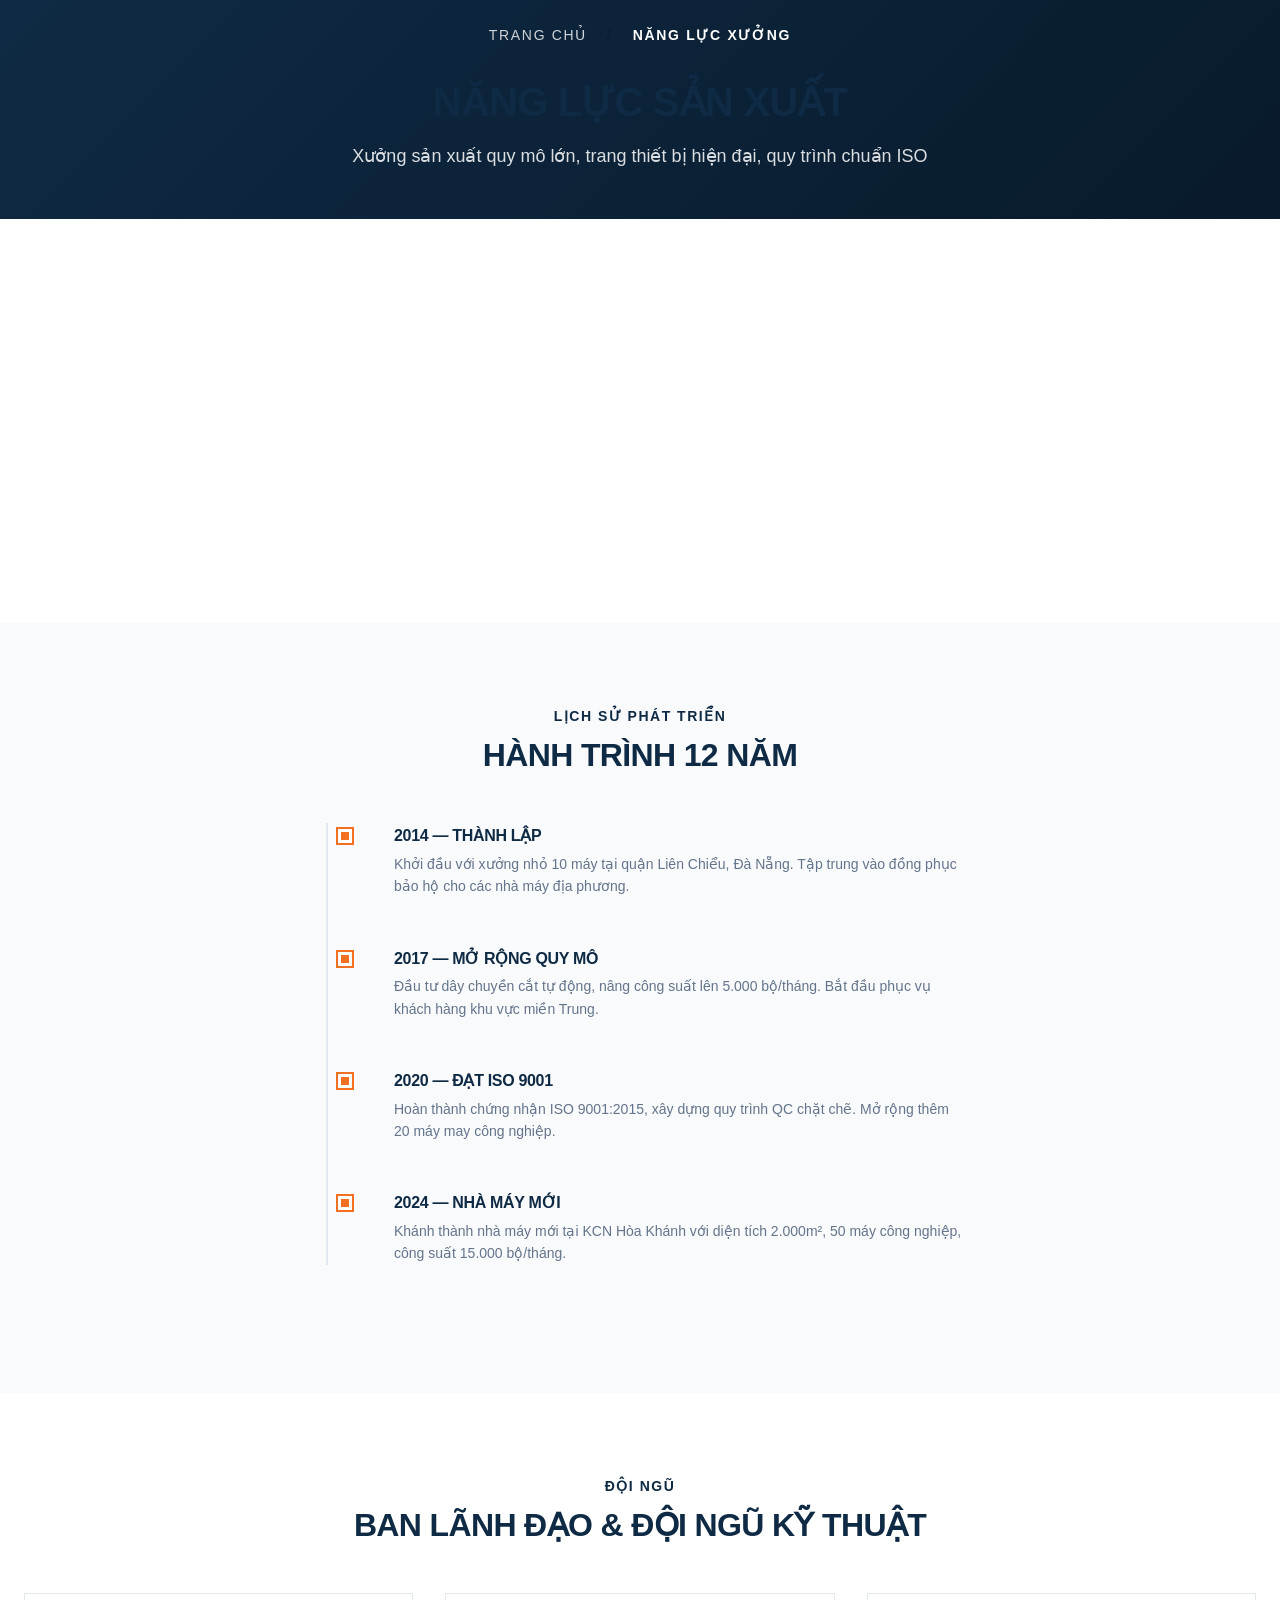
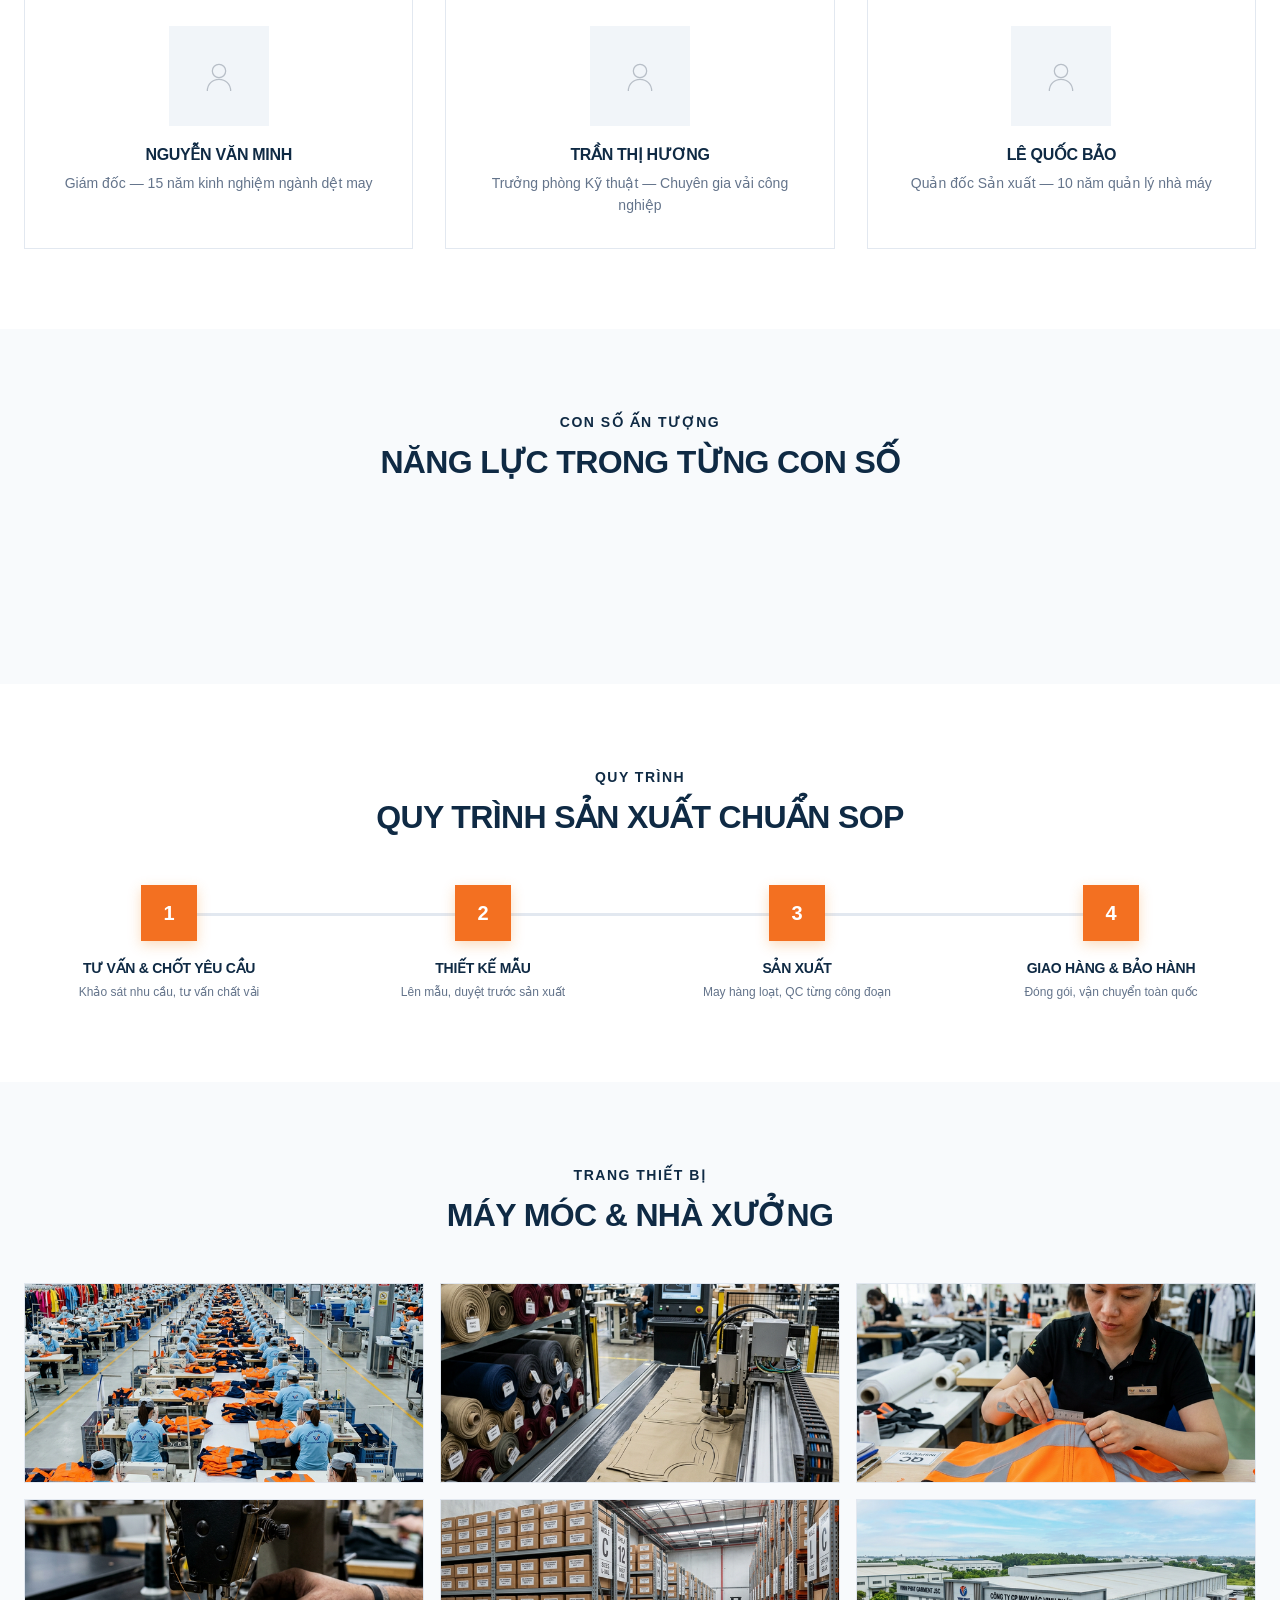
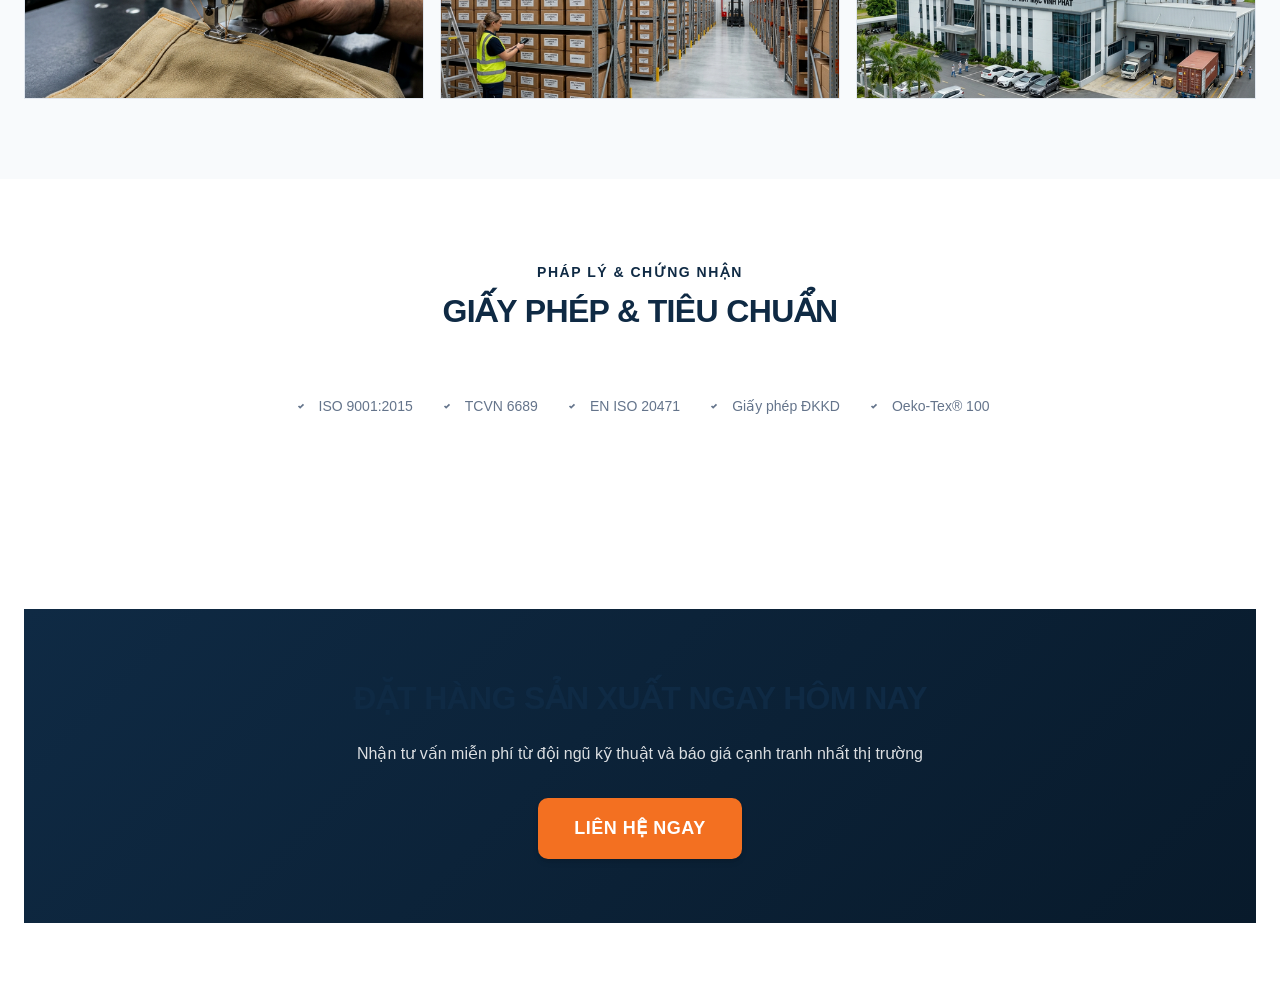
<file: authority.html>
<!DOCTYPE html>
<html lang="vi">

<head>
    <meta charset="UTF-8">
    <meta name="viewport" content="width=device-width, initial-scale=1.0">
    <title>Năng Lực Xưởng Sản Xuất | Dương Thành Tín</title>
    <meta name="description"
        content="Khám phá năng lực sản xuất của xưởng đồng phục bảo hộ Dương Thành Tín — thiết bị hiện đại, quy trình chuẩn ISO, đội ngũ giàu kinh nghiệm.">
    <link rel="stylesheet" href="styles.css">
</head>

<body>

    <!-- HEADER -->
    <div id="header-container"></div>
    <!-- PAGE HERO -->
    <section class="page-hero" style="padding: 24px 0 48px;">
        <div class="container">
            <nav class="breadcrumb-b2b">
                <a href="index.html">Trang chủ</a> <span class="separator">/</span> <span class="active-page">Năng lực
                    xưởng</span>
            </nav>
            <h1>Năng lực sản xuất</h1>
            <p>Xưởng sản xuất quy mô lớn, trang thiết bị hiện đại, quy trình chuẩn ISO</p>
        </div>
    </section>

    <!-- INTRO -->
    <section class="section reveal reveal-up">
        <div class="container" style="max-width:800px">
            <div class="text-center">
                <span class="section-label">Về chúng tôi</span>
                <h2 class="section-title">Nhà máy trực tiếp — Không qua trung gian</h2>
                <p class="section-subtitle">Dương Thành Tín là xưởng sản xuất đồng phục bảo hộ lao động trực tiếp.
                    Với hơn 12 năm kinh nghiệm, chúng tôi tự hào cung cấp sản phẩm chất lượng cao cho hàng trăm doanh
                    nghiệp và nhà thầu trên cả nước. Sứ mệnh của chúng tôi là trở thành đối tác sản xuất đáng tin cậy
                    nhất trong lĩnh vực bảo hộ lao động.</p>
            </div>
        </div>
    </section>

    <!-- HISTORY TIMELINE -->
    <section class="section section--alt">
        <div class="container" style="max-width:700px">
            <div class="text-center">
                <span class="section-label">Lịch sử phát triển</span>
                <h2 class="section-title">Hành trình 12 năm</h2>
            </div>
            <div class="history-timeline" style="margin-top:var(--space-2xl)">
                <div class="history-item">
                    <h4>2014 — Thành lập</h4>
                    <p>Khởi đầu với xưởng nhỏ 10 máy tại quận Liên Chiểu, Đà Nẵng. Tập trung vào đồng phục bảo hộ cho
                        các nhà máy địa phương.</p>
                </div>
                <div class="history-item">
                    <h4>2017 — Mở rộng quy mô</h4>
                    <p>Đầu tư dây chuyền cắt tự động, nâng công suất lên 5.000 bộ/tháng. Bắt đầu phục vụ khách hàng khu
                        vực miền Trung.</p>
                </div>
                <div class="history-item">
                    <h4>2020 — Đạt ISO 9001</h4>
                    <p>Hoàn thành chứng nhận ISO 9001:2015, xây dựng quy trình QC chặt chẽ. Mở rộng thêm 20 máy may công
                        nghiệp.</p>
                </div>
                <div class="history-item">
                    <h4>2024 — Nhà máy mới</h4>
                    <p>Khánh thành nhà máy mới tại KCN Hòa Khánh với diện tích 2.000m², 50 máy công nghiệp, công suất
                        15.000 bộ/tháng.</p>
                </div>
            </div>
        </div>
    </section>

    <!-- TEAM -->
    <section class="section">
        <div class="container">
            <div class="text-center">
                <span class="section-label">Đội ngũ</span>
                <h2 class="section-title">Ban lãnh đạo & đội ngũ kỹ thuật</h2>
            </div>
            <div class="grid-3" style="margin-top:var(--space-2xl)">
                <div class="team-card">
                    <div class="team-card__avatar">
                        <svg viewBox="0 0 48 48">
                            <circle cx="24" cy="18" r="8" fill="none" stroke="currentColor" stroke-width="1.5" />
                            <path d="M10 42c0-8 6-14 14-14s14 6 14 14" fill="none" stroke="currentColor"
                                stroke-width="1.5" />
                        </svg>
                    </div>
                    <h4>Nguyễn Văn Minh</h4>
                    <p>Giám đốc — 15 năm kinh nghiệm ngành dệt may</p>
                </div>
                <div class="team-card">
                    <div class="team-card__avatar">
                        <svg viewBox="0 0 48 48">
                            <circle cx="24" cy="18" r="8" fill="none" stroke="currentColor" stroke-width="1.5" />
                            <path d="M10 42c0-8 6-14 14-14s14 6 14 14" fill="none" stroke="currentColor"
                                stroke-width="1.5" />
                        </svg>
                    </div>
                    <h4>Trần Thị Hương</h4>
                    <p>Trưởng phòng Kỹ thuật — Chuyên gia vải công nghiệp</p>
                </div>
                <div class="team-card">
                    <div class="team-card__avatar">
                        <svg viewBox="0 0 48 48">
                            <circle cx="24" cy="18" r="8" fill="none" stroke="currentColor" stroke-width="1.5" />
                            <path d="M10 42c0-8 6-14 14-14s14 6 14 14" fill="none" stroke="currentColor"
                                stroke-width="1.5" />
                        </svg>
                    </div>
                    <h4>Lê Quốc Bảo</h4>
                    <p>Quản đốc Sản xuất — 10 năm quản lý nhà máy</p>
                </div>
            </div>
        </div>
    </section>

    <!-- STATS -->
    <section class="section section--alt">
        <div class="container">
            <div class="text-center">
                <span class="section-label">Con số ấn tượng</span>
                <h2 class="section-title">Năng lực trong từng con số</h2>
            </div>
            <div class="stats" style="margin-top:var(--space-2xl)">
                <div class="reveal reveal-up">
                    <div class="stat__number" data-counter="15000" data-suffix="+">0</div>
                    <div class="stat__label">Công suất bộ/tháng</div>
                </div>
                <div class="reveal reveal-up delay-100">
                    <div class="stat__number" data-counter="50">0</div>
                    <div class="stat__label">Máy công nghiệp</div>
                </div>
                <div class="reveal reveal-up delay-200">
                    <div class="stat__number" data-counter="12">0</div>
                    <div class="stat__label">Năm kinh nghiệm</div>
                </div>
                <div class="reveal reveal-up delay-300">
                    <div class="stat__number" data-counter="500" data-suffix="+">0</div>
                    <div class="stat__label">Đơn hàng hoàn thành</div>
                </div>
            </div>
        </div>
    </section>

    <!-- SOP -->
    <section class="section">
        <div class="container">
            <div class="text-center">
                <span class="section-label">Quy trình</span>
                <h2 class="section-title">Quy trình sản xuất chuẩn SOP</h2>
            </div>
            <div class="timeline">
                <div class="timeline__step">
                    <div class="timeline__num">1</div>
                    <h4>Tư vấn & chốt yêu cầu</h4>
                    <p>Khảo sát nhu cầu, tư vấn chất vải</p>
                </div>
                <div class="timeline__step">
                    <div class="timeline__num">2</div>
                    <h4>Thiết kế mẫu</h4>
                    <p>Lên mẫu, duyệt trước sản xuất</p>
                </div>
                <div class="timeline__step">
                    <div class="timeline__num">3</div>
                    <h4>Sản xuất</h4>
                    <p>May hàng loạt, QC từng công đoạn</p>
                </div>
                <div class="timeline__step">
                    <div class="timeline__num">4</div>
                    <h4>Giao hàng & bảo hành</h4>
                    <p>Đóng gói, vận chuyển toàn quốc</p>
                </div>
            </div>
        </div>
    </section>

    <!-- MACHINERY GALLERY -->
    <section class="section section--alt">
        <div class="container">
            <div class="text-center">
                <span class="section-label">Trang thiết bị</span>
                <h2 class="section-title">Máy móc & nhà xưởng</h2>
            </div>
            <div class="gallery-grid" style="margin-top:var(--space-2xl)">
                <div class="gallery-grid__item"><img src="images/factory-1.png" alt="Dây chuyền may công nghiệp"
                        loading="lazy"></div>
                <div class="gallery-grid__item"><img src="images/factory-2.png" alt="Máy cắt vải tự động CNC"
                        loading="lazy"></div>
                <div class="gallery-grid__item"><img src="images/factory-3.png" alt="Kiểm tra chất lượng QC"
                        loading="lazy"></div>
                <div class="gallery-grid__item"><img src="images/factory-5.png" alt="Máy may 2 kim công nghiệp"
                        loading="lazy"></div>
                <div class="gallery-grid__item"><img src="images/factory-4.png" alt="Kho hàng thành phẩm"
                        loading="lazy"></div>
                <div class="gallery-grid__item"><img src="images/factory-6.png" alt="Toàn cảnh nhà máy" loading="lazy">
                </div>
            </div>
        </div>
    </section>

    <!-- LEGAL CERTIFICATIONS STRIP -->
    <section class="section">
        <div class="container">
            <div class="text-center">
                <span class="section-label">Pháp lý & chứng nhận</span>
                <h2 class="section-title">Giấy phép & tiêu chuẩn</h2>
            </div>
            <div class="legal-strip" style="margin-top:var(--space-xl)">
                <div class="legal-strip__item">
                    <svg viewBox="0 0 24 24">
                        <path d="M9 12l2 2 4-4" fill="none" stroke="currentColor" stroke-width="2" />
                    </svg>
                    ISO 9001:2015
                </div>
                <div class="legal-strip__item">
                    <svg viewBox="0 0 24 24">
                        <path d="M9 12l2 2 4-4" fill="none" stroke="currentColor" stroke-width="2" />
                    </svg>
                    TCVN 6689
                </div>
                <div class="legal-strip__item">
                    <svg viewBox="0 0 24 24">
                        <path d="M9 12l2 2 4-4" fill="none" stroke="currentColor" stroke-width="2" />
                    </svg>
                    EN ISO 20471
                </div>
                <div class="legal-strip__item">
                    <svg viewBox="0 0 24 24">
                        <path d="M9 12l2 2 4-4" fill="none" stroke="currentColor" stroke-width="2" />
                    </svg>
                    Giấy phép ĐKKD
                </div>
                <div class="legal-strip__item">
                    <svg viewBox="0 0 24 24">
                        <path d="M9 12l2 2 4-4" fill="none" stroke="currentColor" stroke-width="2" />
                    </svg>
                    Oeko-Tex® 100
                </div>
            </div>
        </div>
    </section>

    <!-- CTA BANNER -->
    <section class="section">
        <div class="container">
            <div class="cta-banner">
                <h2>Đặt hàng sản xuất ngay hôm nay</h2>
                <p>Nhận tư vấn miễn phí từ đội ngũ kỹ thuật và báo giá cạnh tranh nhất thị trường</p>
                <a href="contact.html" class="btn btn--primary btn--lg">Liên hệ ngay</a>
            </div>
        </div>
    </section>

    <!-- FOOTER -->
    <div id="footer-container"></div>


    <script src="script.js?v=1773746252487"></script>
</body>

</html>
</file>
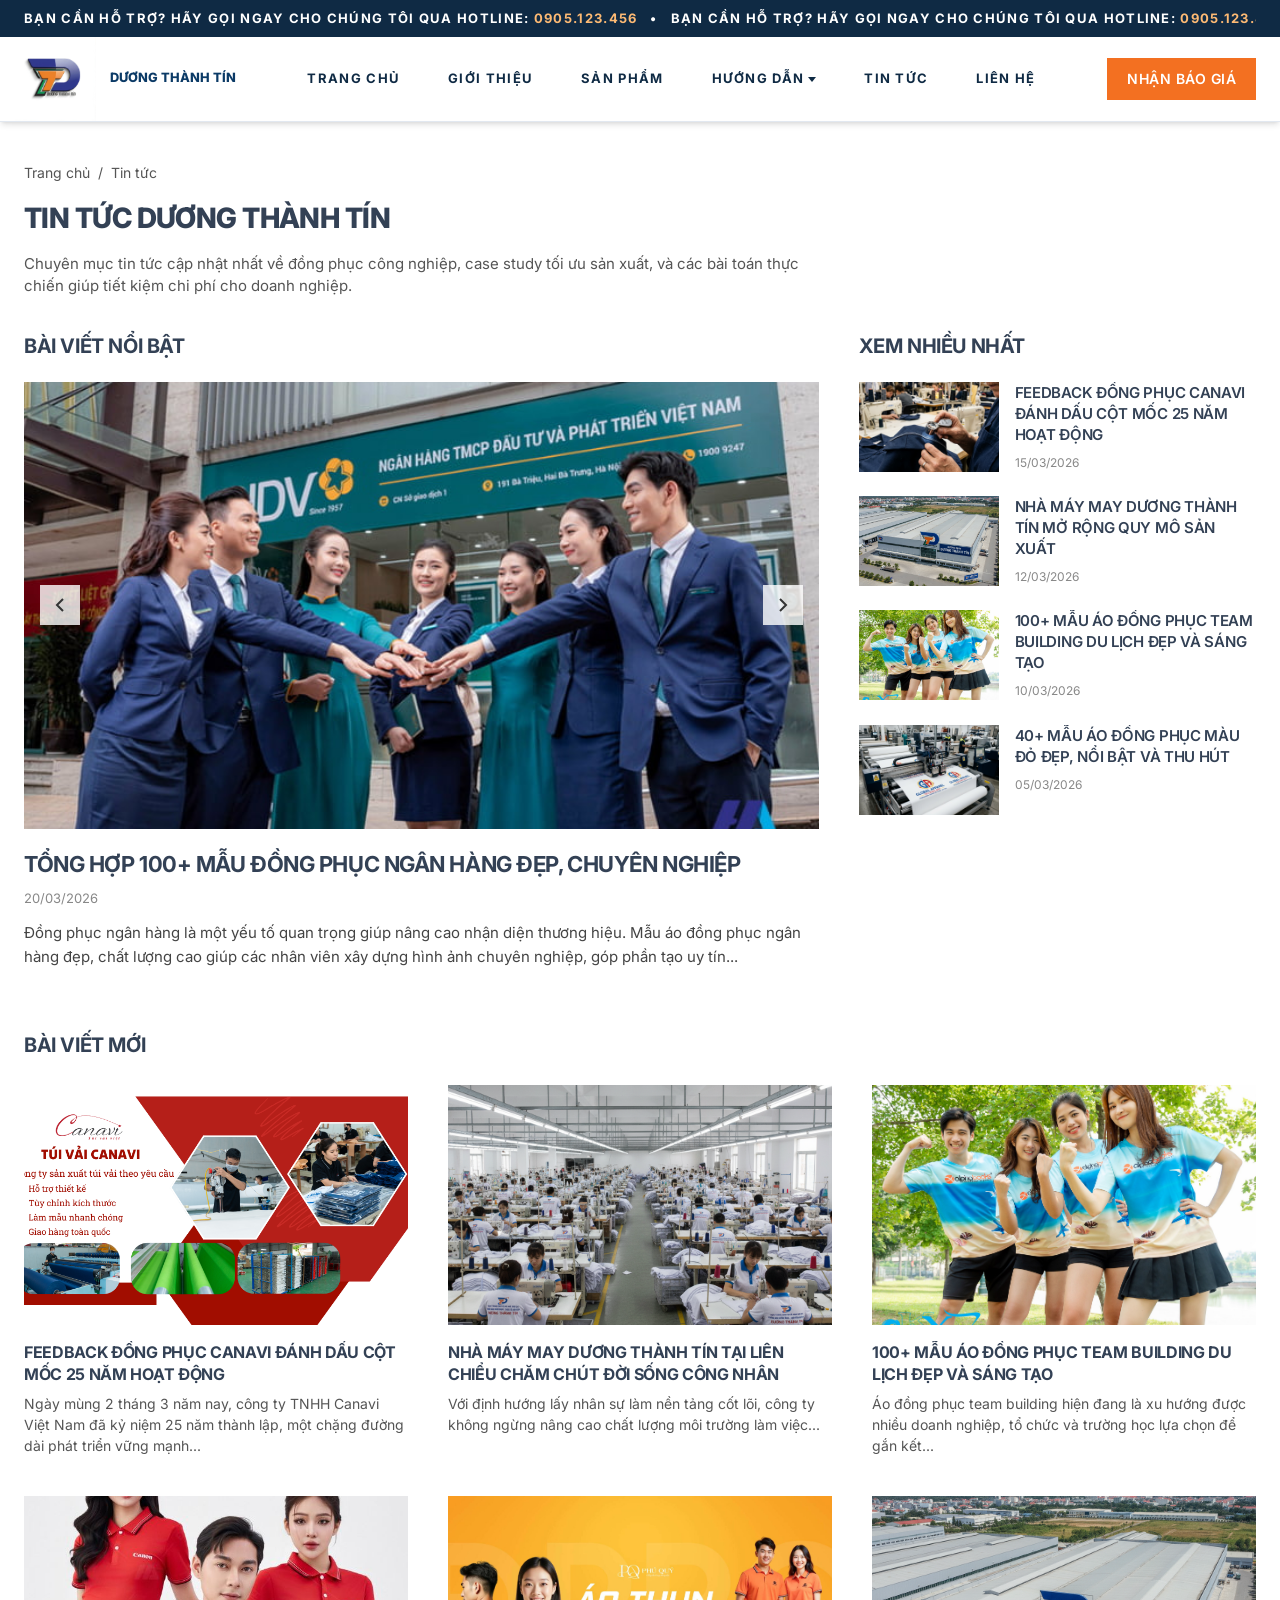
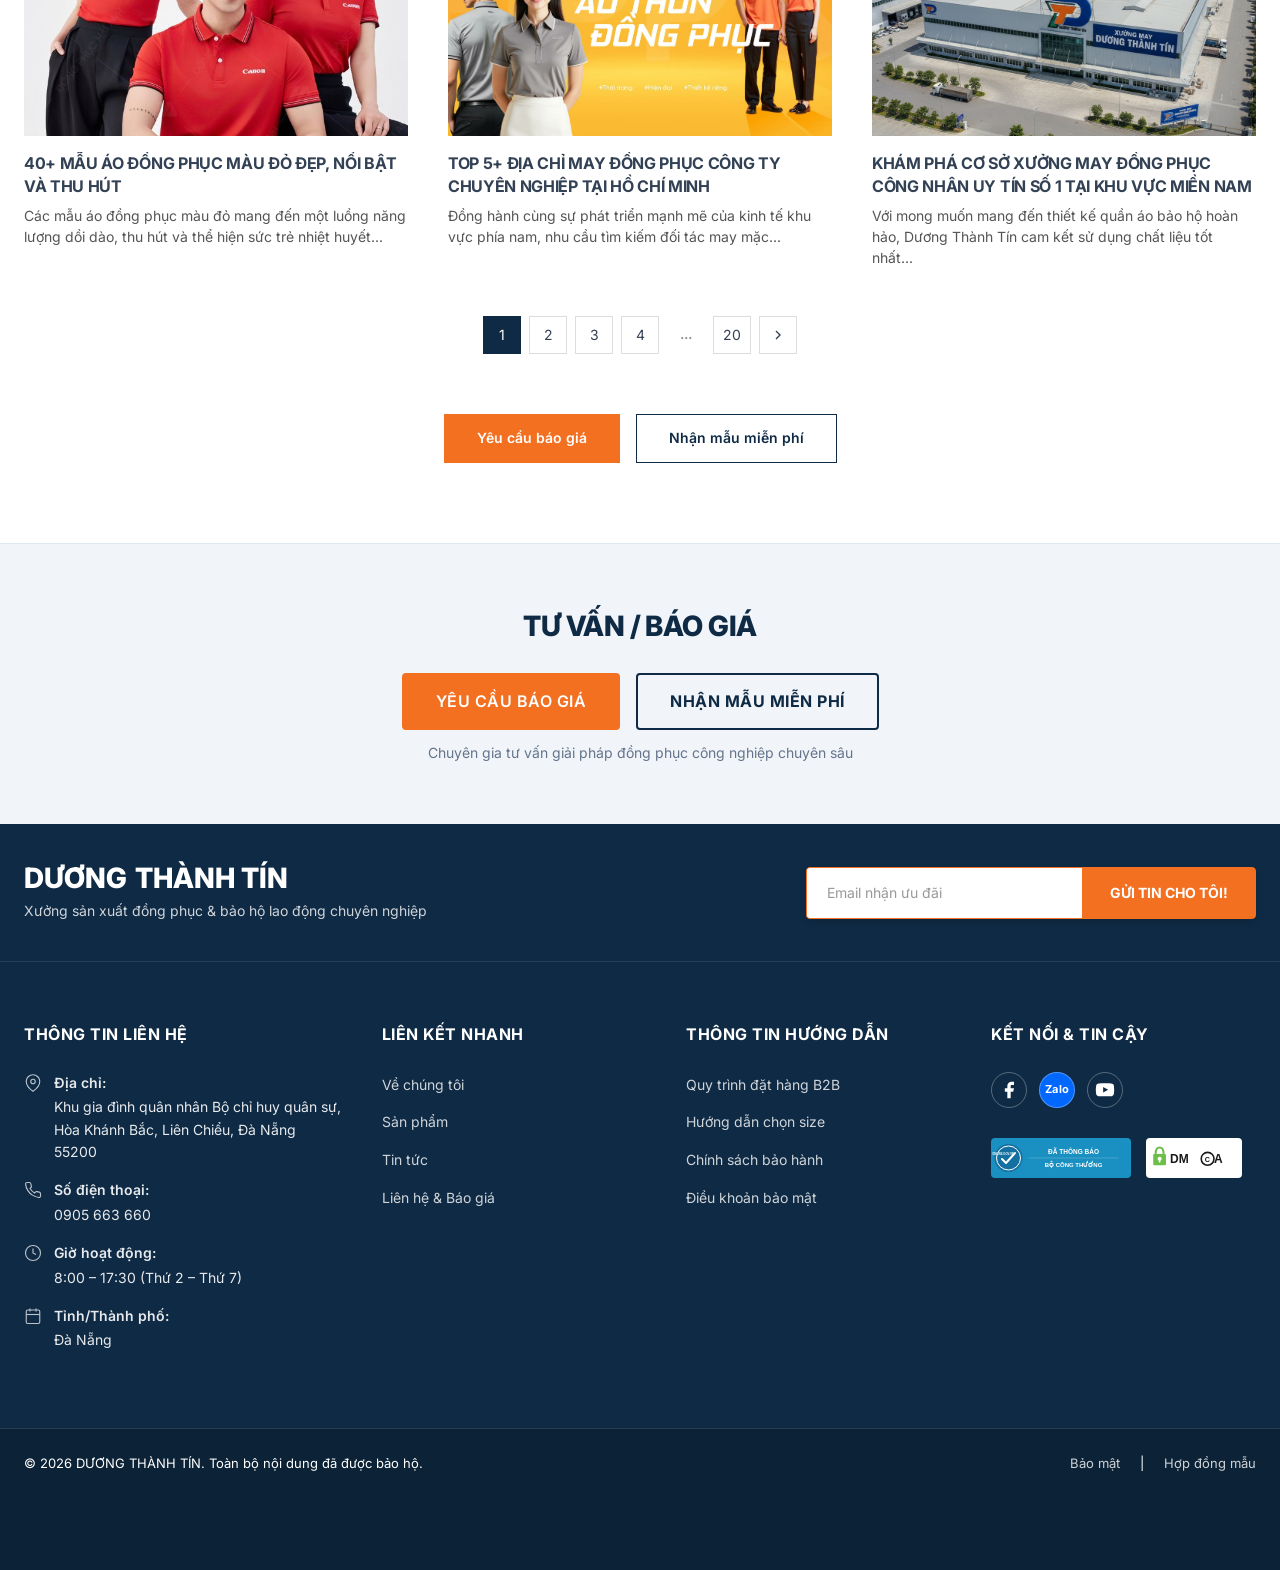
<file: blog.html>
<!DOCTYPE html>
<html lang="vi"><head>
    <meta charset="UTF-8">
    <meta name="viewport" content="width=device-width, initial-scale=1.0">
    <title>Case Study &amp; Tiêu Chuẩn Sản Xuất | Dương Thành Tín</title>
    <meta name="description" content="Trung tâm kiến thức B2B: Case study tối ưu sản xuất, phân tích tiêu chuẩn kỹ thuật vật liệu và SOP quy trình may mặc công nghiệp.">
    <link rel="stylesheet" href="styles.css">
    <link rel="preconnect" href="https://fonts.googleapis.com">
    <link rel="preconnect" href="https://fonts.gstatic.com" crossorigin="">
    <link href="https://fonts.googleapis.com/css2?family=Inter:wght@400;500;600;700;800&amp;display=swap" rel="stylesheet">
</head>

<body class="bg-white">

    <!-- HEADER -->
    <header class="header header--scrolled" id="header">
    <!-- Scrolling Top Bar -->
    <div class="topbar topbar--marquee" style="background-color: var(--clr-primary); color: white; padding: 8px 0; font-size: 13px; position: relative;">
        <div class="container" style="display: flex; align-items: center; overflow: hidden; position: relative;">
            <div class="topbar__left" style="flex-grow: 1; overflow: hidden; position: relative;">
                <div class="topbar__marquee-track" style="font-weight: 700;">
                    BẠN CẦN HỖ TRỢ? HÃY GỌI NGAY CHO CHÚNG TÔI QUA HOTLINE: <a href="tel:0905123456" style="color: var(--clr-accent-light); border: none;">0905.123.456</a> &nbsp;&nbsp;•&nbsp;&nbsp;
                    BẠN CẦN HỖ TRỢ? HÃY GỌI NGAY CHO CHÚNG TÔI QUA HOTLINE: <a href="tel:0905123456" style="color: var(--clr-accent-light); border: none;">0905.123.456</a> &nbsp;&nbsp;•&nbsp;&nbsp;
                    BẠN CẦN HỖ TRỢ? HÃY GỌI NGAY CHO CHÚNG TÔI QUA HOTLINE: <a href="tel:0905123456" style="color: var(--clr-accent-light); border: none;">0905.123.456</a> &nbsp;&nbsp;•&nbsp;&nbsp;
                    BẠN CẦN HỖ TRỢ? HÃY GỌI NGAY CHO CHÚNG TÔI QUA HOTLINE: <a href="tel:0905123456" style="color: var(--clr-accent-light); border: none;">0905.123.456</a>
                </div>
            </div>
        </div>
    </div>
    <!-- Main nav -->
    <div class="navbar">
        <div class="container navbar__inner">
            <a href="index.html" class="navbar__logo">
                <div class="navbar__logo-icon" style="background: transparent; width: 60px; height: 60px; display: flex; align-items: center; justify-content: center; margin-right: 10px;">
                    <img src="images/logo-new.png" alt="Logo" style="width: 100%; height: 100%; object-fit: contain; transform: scale(1.4);">
                </div>
                <div class="navbar__logo-text">
                    <span style="color: #0B3A66; font-weight: 800; font-size: 0.8rem;">DƯƠNG THÀNH TÍN</span>
                </div>
            </a>

<style>
/* ===== HƯỚNG DẪN DROPDOWN ===== */
.navbar__nav .nav-dropdown {
    position: relative;
}
.navbar__nav .nav-dropdown > a {
    display: flex;
    align-items: center;
    gap: 4px;
}
.navbar__nav .nav-dropdown > a::after {
    content: '';
    width: 0; height: 0;
    border-left: 4px solid transparent;
    border-right: 4px solid transparent;
    border-top: 5px solid currentColor;
    transition: transform 0.2s;
    margin-top: 1px;
}
.navbar__nav .nav-dropdown:hover > a::after {
    transform: rotate(180deg);
}
.dropdown-menu {
    display: none;
    position: absolute;
    top: calc(100% + 8px);
    left: 50%;
    transform: translateX(-50%);
    min-width: 240px;
    background: white;
    border-radius: 8px;
    box-shadow: 0 12px 32px rgba(0,0,0,0.14);
    z-index: 1000;
    overflow: hidden;
    border-top: 3px solid #F37021;
}
.navbar__nav .nav-dropdown:hover .dropdown-menu {
    display: block;
    animation: dropIn 0.18s ease;
}
@keyframes dropIn {
    from { opacity: 0; transform: translateX(-50%) translateY(-6px); }
    to   { opacity: 1; transform: translateX(-50%) translateY(0); }
}
.dropdown-menu a {
    display: flex;
    align-items: center;
    gap: 10px;
    padding: 12px 18px;
    font-size: 14px;
    color: #333 !important;
    text-decoration: none;
    border-bottom: 1px solid #f5f5f5;
    transition: background 0.15s, color 0.15s;
    font-weight: 500 !important;
}
.dropdown-menu a:last-child { border-bottom: none; }
.dropdown-menu a:hover { background: #fff8f5; color: #F37021 !important; }
.dropdown-menu .dm-icon {
    width: 32px; height: 32px;
    background: rgba(243,112,33,0.1);
    border-radius: 6px;
    display: flex; align-items: center; justify-content: center;
    flex-shrink: 0;
}
.dropdown-menu .dm-icon svg { color: #F37021; }
.dropdown-menu .dm-text { display: flex; flex-direction: column; gap: 2px; }
.dropdown-menu .dm-title { font-size: 13.5px; font-weight: 700; color: #0F2A44; }
.dropdown-menu a:hover .dm-title { color: #F37021; }
.dropdown-menu .dm-sub { font-size: 11px; color: #aaa; font-weight: 400; }
</style>

            <nav class="navbar__nav" id="mainNav">
                <a href="index.html">Trang Chủ</a>
                <a href="profile.html">Giới thiệu</a>
                <a href="category.html">Sản phẩm</a>
                <div class="nav-dropdown">
                    <a href="#">Hướng dẫn</a>
                    <div class="dropdown-menu">
                        <a href="guide-order.html">
                            <span class="dm-icon"><svg width="16" height="16" viewBox="0 0 24 24" fill="none" stroke="currentColor" stroke-width="2"><path d="M9 14l-4-4 4-4M5 10h14"></path></svg></span>
                            <span class="dm-text">
                                <span class="dm-title">Hướng dẫn đặt hàng</span>
                                <span class="dm-sub">Quy trình đặt may từ A–Z</span>
                            </span>
                        </a>
                        <a href="handbook.html">
                            <span class="dm-icon"><svg width="16" height="16" viewBox="0 0 24 24" fill="none" stroke="currentColor" stroke-width="2"><rect x="2" y="3" width="20" height="14" rx="2"></rect><path d="M8 21h8M12 17v4"></path></svg></span>
                            <span class="dm-text">
                                <span class="dm-title">Hướng dẫn bộ phận thu mua</span>
                                <span class="dm-sub">Tài liệu cho phòng mua hàng</span>
                            </span>
                        </a>
                        <a href="guide-size.html">
                            <span class="dm-icon"><svg width="16" height="16" viewBox="0 0 24 24" fill="none" stroke="currentColor" stroke-width="2"><path d="M3 3h18v18H3zM9 3v18M15 3v18"></path></svg></span>
                            <span class="dm-text">
                                <span class="dm-title">Hướng dẫn chọn size</span>
                                <span class="dm-sub">Bảng size chuẩn theo từng dòng sản phẩm</span>
                            </span>
                        </a>
                    </div>
                </div>
                <a href="blog.html">Tin Tức</a>
                <a href="contact.html">Liên Hệ</a>
            </nav>


            <div class="navbar__actions">
                <!-- Hotline -->
                <!-- <a href="tel:0905123456" class="navbar__hotline" data-track="click_hotline">
                    <svg viewBox="0 0 24 24" width="16" height="16" fill="none" stroke="currentColor" stroke-width="2">
                        <path
                            d="M22 16.92v3a2 2 0 01-2.18 2 19.79 19.79 0 01-8.63-3.07 19.5 19.5 0 01-6-6A19.79 19.79 0 012.12 4.18 2 2 0 014.11 2h3a2 2 0 012 1.72c.127.96.361 1.903.7 2.81a2 2 0 01-.45 2.11L8.09 9.91a16 16 0 006 6l1.27-1.27a2 2 0 012.11-.45c.907.339 1.85.573 2.81.7A2 2 0 0122 16.92z" />
                    </svg>
                    <span>Hotline: 0905.123.456</span>
                </a> -->

                <!-- Search toggle -->
                <!-- <button class="navbar__search-btn" id="searchToggle" aria-label="Tìm kiếm">
                    <svg viewBox="0 0 24 24" width="18" height="18" fill="none" stroke="currentColor" stroke-width="2">
                        <circle cx="11" cy="11" r="8" />
                        <line x1="21" y1="21" x2="16.65" y2="16.65" />
                    </svg>
                </button> -->

                <!-- CTA -->
                <a href="contact.html" class="btn btn--accent" data-track="cta_quote_header">Nhận báo giá</a>
                <button class="hamburger" id="hamburger" aria-label="Menu">
                    <span></span><span></span><span></span>
                </button>
            </div>
        </div>

        <!-- Search dropdown -->
        <div class="navbar__search" id="navSearch">
            <div class="container">
                <form class="navbar__search-form">
                    <input type="search" placeholder="Tìm sản phẩm, bài viết..." aria-label="Tìm kiếm">
                    <button type="submit">
                        <svg viewBox="0 0 24 24" width="18" height="18" fill="none" stroke="currentColor" stroke-width="2">
                            <circle cx="11" cy="11" r="8"></circle>
                            <line x1="21" y1="21" x2="16.65" y2="16.65"></line>
                        </svg>
                    </button>
                </form>
            </div>
        </div>
    </div>
</header>

    <!-- 1. PAGE HEADER -->
    <header style="padding-top: 40px; padding-bottom: 32px; text-align: left;">
        <div class="container">
            <nav style="font-size: 14px; color: #555; margin-bottom: 12px;">
                <a href="index.html" style="color: #555; text-decoration: none;">Trang chủ</a>
                <span style="margin: 0 4px;">/</span>
                <span>Tin tức</span>
            </nav>
            <h1 style="font-size: 28px; font-weight: 800; color: var(--clr-text-main); text-transform: uppercase; margin: 0 0 12px 0;">
                TIN TỨC DƯƠNG THÀNH TÍN
            </h1>
            <p style="font-size: 15px; color: #555; margin: 0; max-width: 800px; line-height: 1.5;">
                Chuyên mục tin tức cập nhật nhất về đồng phục công nghiệp, case study tối ưu sản xuất, và các bài toán
                thực chiến giúp tiết kiệm chi phí cho doanh nghiệp.
            </p>
        </div>
    </header>

    <!-- 2. HERO GRID (Nổi bật & Xem nhiều) -->
    <section style="padding-bottom: 60px;">
        <div class="container">
            <div style="display: grid; grid-template-columns: 2fr 1fr; gap: 40px; align-items: start;" class="news-ui-grid-hero">

                <!-- LEFT: BÀI VIẾT NỔI BẬT -->
                <div>
                    <h2 style="font-size: 20px; font-weight: 700; color: var(--clr-text-main); margin: 0 0 20px 0;">Bài
                        viết nổi bật</h2>
                    <a href="blog-detail.html" style="display: block; text-decoration: none; color: inherit;">
                        <div style="position: relative; width: 100%; aspect-ratio: 16/9; overflow: hidden; background: #eee;">
                            <!-- Mock arrows -->
                            <div style="position: absolute; left: 16px; top: 50%; transform: translateY(-50%); width: 40px; height: 40px; background: rgba(255,255,255,0.8); display: flex; align-items: center; justify-content: center; color: #333; z-index: 10; cursor: pointer;">
                                <svg viewBox="0 0 24 24" width="24" height="24" fill="none" stroke="currentColor" stroke-width="2">
                                    <polyline points="15 18 9 12 15 6"></polyline>
                                </svg>
                            </div>
                            <div style="position: absolute; right: 16px; top: 50%; transform: translateY(-50%); width: 40px; height: 40px; background: rgba(255,255,255,0.8); display: flex; align-items: center; justify-content: center; color: #333; z-index: 10; cursor: pointer;">
                                <svg viewBox="0 0 24 24" width="24" height="24" fill="none" stroke="currentColor" stroke-width="2">
                                    <polyline points="9 18 15 12 9 6"></polyline>
                                </svg>
                            </div>
                            <img src="images/dong-phuc-nhan-vien-ngan-hang-bidv.jpg" alt="Featured" style="width: 100%; height: 100%; object-fit: cover;">
                        </div>
                        <h3 style="font-size: 22px; font-weight: 700; color: var(--clr-text-main); margin: 20px 0 8px 0; line-height: 1.4;">
                            Tổng hợp 100+ Mẫu Đồng Phục Ngân Hàng Đẹp, Chuyên Nghiệp
                        </h3>
                        <div style="font-size: 13px; color: #888; margin-bottom: 12px;">20/03/2026</div>
                        <p style="font-size: 15px; color: #444; line-height: 1.6; margin: 0; display: -webkit-box; -webkit-line-clamp: 3; -webkit-box-orient: vertical; overflow: hidden;">
                            Đồng phục ngân hàng là một yếu tố quan trọng giúp nâng cao nhận diện thương hiệu. Mẫu áo
                            đồng phục ngân hàng đẹp, chất lượng cao giúp các nhân viên xây dựng hình ảnh chuyên nghiệp,
                            góp phần tạo uy tín...
                        </p>
                    </a>
                </div>

                <!-- RIGHT: XEM NHIỀU NHẤT -->
                <div>
                    <h2 style="font-size: 20px; font-weight: 700; color: var(--clr-text-main); margin: 0 0 20px 0;">Xem
                        nhiều nhất</h2>
                    <div style="display: flex; flex-direction: column; gap: 24px;">

                        <a href="#" style="display: flex; gap: 16px; text-decoration: none;">
                            <img src="images/news-kcs-sop.png" alt="Thu" style="width: 140px; height: 90px; object-fit: cover; flex-shrink: 0; background: #eee;">
                            <div>
                                <h4 style="font-size: 15px; font-weight: 600; color: var(--clr-text-main); margin: 0 0 8px 0; line-height: 1.4; display: -webkit-box; -webkit-line-clamp: 3; -webkit-box-orient: vertical; overflow: hidden;">
                                    Feedback Đồng Phục Canavi Đánh Dấu Cột Mốc 25 Năm Hoạt Động
                                </h4>
                                <div style="font-size: 12px; color: #888;">15/03/2026</div>
                            </div>
                        </a>

                        <a href="#" style="display: flex; gap: 16px; text-decoration: none;">
                            <img src="images/8FITN6Cqw1Q8CFU_BM94i2.png" alt="Thu" style="width: 140px; height: 90px; object-fit: cover; flex-shrink: 0; background: #eee;">
                            <div>
                                <h4 style="font-size: 15px; font-weight: 600; color: var(--clr-text-main); margin: 0 0 8px 0; line-height: 1.4; display: -webkit-box; -webkit-line-clamp: 3; -webkit-box-orient: vertical; overflow: hidden;">
                                    Nhà Máy May Dương Thành Tín Mở Rộng Quy Mô Sản Xuất
                                </h4>
                                <div style="font-size: 12px; color: #888;">12/03/2026</div>
                            </div>
                        </a>

                        <a href="#" style="display: flex; gap: 16px; text-decoration: none;">
                            <img src="images/teambuilding.jpg" alt="Thu" style="width: 140px; height: 90px; object-fit: cover; flex-shrink: 0; background: #eee;">
                            <div>
                                <h4 style="font-size: 15px; font-weight: 600; color: var(--clr-text-main); margin: 0 0 8px 0; line-height: 1.4; display: -webkit-box; -webkit-line-clamp: 3; -webkit-box-orient: vertical; overflow: hidden;">
                                    100+ Mẫu Áo Đồng Phục Team Building Du Lịch Đẹp Và Sáng Tạo
                                </h4>
                                <div style="font-size: 12px; color: #888;">10/03/2026</div>
                            </div>
                        </a>

                        <a href="#" style="display: flex; gap: 16px; text-decoration: none;">
                            <img src="images/news-printing-tech.png" alt="Thu" style="width: 140px; height: 90px; object-fit: cover; flex-shrink: 0; background: #eee;">
                            <div>
                                <h4 style="font-size: 15px; font-weight: 600; color: var(--clr-text-main); margin: 0 0 8px 0; line-height: 1.4; display: -webkit-box; -webkit-line-clamp: 3; -webkit-box-orient: vertical; overflow: hidden;">
                                    40+ Mẫu Áo Đồng Phục Màu Đỏ Đẹp, Nổi Bật Và Thu Hút
                                </h4>
                                <div style="font-size: 12px; color: #888;">05/03/2026</div>
                            </div>
                        </a>

                    </div>
                </div>

            </div>
        </div>
    </section>

    <!-- 3. BÀI VIẾT MỚI (GRID) -->
    <section style="padding-bottom: 60px;">
        <div class="container">
            <h2 style="font-size: 20px; font-weight: 700; color: var(--clr-text-main); margin: 0 0 24px 0;">Bài viết mới
            </h2>

            <div style="display: grid; grid-template-columns: repeat(3, 1fr); gap: 40px;" class="news-ui-grid-cards">

                <!-- Card 1 -->
                <a href="#" style="display: block; text-decoration: none; color: inherit; transition: transform 0.3s ease;" class="news-ui-card">
                    <div style="width: 100%; aspect-ratio: 16/10; overflow: hidden; background: #eee; margin-bottom: 16px;">
                        <img src="images/canvani.png" style="width: 100%; height: 100%; object-fit: cover; transition: transform 0.4s ease;" class="news-ui-img">
                    </div>
                    <h3 style="font-size: 16px; font-weight: 700; color: var(--clr-text-main); margin: 0 0 8px 0; line-height: 1.4; display: -webkit-box; -webkit-line-clamp: 2; -webkit-box-orient: vertical; overflow: hidden;" class="news-ui-title">
                        Feedback Đồng Phục Canavi Đánh Dấu Cột Mốc 25 Năm Hoạt Động
                    </h3>
                    <p style="font-size: 14px; color: #555; line-height: 1.5; margin: 0; display: -webkit-box; -webkit-line-clamp: 3; -webkit-box-orient: vertical; overflow: hidden;">
                        Ngày mùng 2 tháng 3 năm nay, công ty TNHH Canavi Việt Nam đã kỷ niệm 25 năm thành lập, một chặng
                        đường dài phát triển vững mạnh...
                    </p>
                </a>

                <!-- Card 2 -->
                <a href="#" style="display: block; text-decoration: none; color: inherit; transition: transform 0.3s ease;" class="news-ui-card">
                    <div style="width: 100%; aspect-ratio: 16/10; overflow: hidden; background: #eee; margin-bottom: 16px;">
                        <img src="images/9wVIMU3CGBZ5F-zem7e45A.png" style="width: 100%; height: 100%; object-fit: cover; transition: transform 0.4s ease;" class="news-ui-img">
                    </div>
                    <h3 style="font-size: 16px; font-weight: 700; color: var(--clr-text-main); margin: 0 0 8px 0; line-height: 1.4; display: -webkit-box; -webkit-line-clamp: 2; -webkit-box-orient: vertical; overflow: hidden;" class="news-ui-title">
                        Nhà Máy May Dương Thành Tín Tại liên chiểu Chăm Chút Đời Sống Công Nhân
                    </h3>
                    <p style="font-size: 14px; color: #555; line-height: 1.5; margin: 0; display: -webkit-box; -webkit-line-clamp: 3; -webkit-box-orient: vertical; overflow: hidden;">
                        Với định hướng lấy nhân sự làm nền tảng cốt lõi, công ty không ngừng nâng cao chất lượng môi
                        trường làm việc...
                    </p>
                </a>

                <!-- Card 3 -->
                <a href="#" style="display: block; text-decoration: none; color: inherit; transition: transform 0.3s ease;" class="news-ui-card">
                    <div style="width: 100%; aspect-ratio: 16/10; overflow: hidden; background: #eee; margin-bottom: 16px;">
                        <img src="images/teambuilding.jpg" style="width: 100%; height: 100%; object-fit: cover; transition: transform 0.4s ease;" class="news-ui-img">
                    </div>
                    <h3 style="font-size: 16px; font-weight: 700; color: var(--clr-text-main); margin: 0 0 8px 0; line-height: 1.4; display: -webkit-box; -webkit-line-clamp: 2; -webkit-box-orient: vertical; overflow: hidden;" class="news-ui-title">
                        100+ Mẫu Áo Đồng Phục Team Building Du Lịch Đẹp Và Sáng Tạo
                    </h3>
                    <p style="font-size: 14px; color: #555; line-height: 1.5; margin: 0; display: -webkit-box; -webkit-line-clamp: 3; -webkit-box-orient: vertical; overflow: hidden;">
                        Áo đồng phục team building hiện đang là xu hướng được nhiều doanh nghiệp, tổ chức và trường học
                        lựa chọn để gắn kết...
                    </p>
                </a>

                <!-- Card 4 -->
                <a href="#" style="display: block; text-decoration: none; color: inherit; transition: transform 0.3s ease;" class="news-ui-card">
                    <div style="width: 100%; aspect-ratio: 16/10; overflow: hidden; background: #eee; margin-bottom: 16px;">
                        <img src="images/4d4bc87d4f0141512763eeb7fee0d78a.jpg" style="width: 100%; height: 100%; object-fit: cover; transition: transform 0.4s ease;" class="news-ui-img">
                    </div>
                    <h3 style="font-size: 16px; font-weight: 700; color: var(--clr-text-main); margin: 0 0 8px 0; line-height: 1.4; display: -webkit-box; -webkit-line-clamp: 2; -webkit-box-orient: vertical; overflow: hidden;" class="news-ui-title">
                        40+ Mẫu Áo Đồng Phục Màu Đỏ Đẹp, Nổi Bật Và Thu Hút
                    </h3>
                    <p style="font-size: 14px; color: #555; line-height: 1.5; margin: 0; display: -webkit-box; -webkit-line-clamp: 3; -webkit-box-orient: vertical; overflow: hidden;">
                        Các mẫu áo đồng phục màu đỏ mang đến một luồng năng lượng dồi dào, thu hút và thể hiện sức trẻ
                        nhiệt huyết...
                    </p>
                </a>

                <!-- Card 5 -->
                <a href="#" style="display: block; text-decoration: none; color: inherit; transition: transform 0.3s ease;" class="news-ui-card">
                    <div style="width: 100%; aspect-ratio: 16/10; overflow: hidden; background: #eee; margin-bottom: 16px;">
                        <img src="images/phu-quy.jpg" style="width: 100%; height: 100%; object-fit: cover; transition: transform 0.4s ease;" class="news-ui-img">
                    </div>
                    <h3 style="font-size: 16px; font-weight: 700; color: var(--clr-text-main); margin: 0 0 8px 0; line-height: 1.4; display: -webkit-box; -webkit-line-clamp: 2; -webkit-box-orient: vertical; overflow: hidden;" class="news-ui-title">
                        Top 5+ Địa Chỉ May Đồng Phục Công Ty Chuyên Nghiệp Tại Hồ Chí Minh
                    </h3>
                    <p style="font-size: 14px; color: #555; line-height: 1.5; margin: 0; display: -webkit-box; -webkit-line-clamp: 3; -webkit-box-orient: vertical; overflow: hidden;">
                        Đồng hành cùng sự phát triển mạnh mẽ của kinh tế khu vực phía nam, nhu cầu tìm kiếm đối tác may
                        mặc...
                    </p>
                </a>

                <!-- Card 6 -->
                <a href="#" style="display: block; text-decoration: none; color: inherit; transition: transform 0.3s ease;" class="news-ui-card">
                    <div style="width: 100%; aspect-ratio: 16/10; overflow: hidden; background: #eee; margin-bottom: 16px;">
                        <img src="images/8FITN6Cqw1Q8CFU_BM94i2.png" style="width: 100%; height: 100%; object-fit: cover; transition: transform 0.4s ease;" class="news-ui-img">
                    </div>
                    <h3 style="font-size: 16px; font-weight: 700; color: var(--clr-text-main); margin: 0 0 8px 0; line-height: 1.4; display: -webkit-box; -webkit-line-clamp: 2; -webkit-box-orient: vertical; overflow: hidden;" class="news-ui-title">
                        Khám Phá Cơ Sở Xưởng May Đồng Phục Công Nhân Uy Tín Số 1 Tại Khu Vực Miền Nam
                    </h3>
                    <p style="font-size: 14px; color: #555; line-height: 1.5; margin: 0; display: -webkit-box; -webkit-line-clamp: 3; -webkit-box-orient: vertical; overflow: hidden;">
                        Với mong muốn mang đến thiết kế quần áo bảo hộ hoàn hảo, Dương Thành Tín cam kết sử dụng chất
                        liệu tốt nhất...
                    </p>
                </a>

            </div>

            <!-- PAGINATION -->
            <div style="display: flex; justify-content: center; gap: 8px; margin-top: 48px;">
                <button style="width: 38px; height: 38px; border: 1px solid var(--clr-primary); background: var(--clr-primary); color: white; border-radius: 0; font-size: 14px; cursor: pointer; display: flex; align-items: center; justify-content: center;">1</button>
                <button style="width: 38px; height: 38px; border: 1px solid #ddd; background: white; color: var(--clr-text-main); border-radius: 0; font-size: 14px; cursor: pointer; display: flex; align-items: center; justify-content: center;" class="news-ui-page-btn">2</button>
                <button style="width: 38px; height: 38px; border: 1px solid #ddd; background: white; color: var(--clr-text-main); border-radius: 0; font-size: 14px; cursor: pointer; display: flex; align-items: center; justify-content: center;" class="news-ui-page-btn">3</button>
                <button style="width: 38px; height: 38px; border: 1px solid #ddd; background: white; color: var(--clr-text-main); border-radius: 0; font-size: 14px; cursor: pointer; display: flex; align-items: center; justify-content: center;" class="news-ui-page-btn">4</button>
                <span style="width: 38px; height: 38px; display: flex; align-items: flex-end; justify-content: center; color: #888; padding-bottom: 8px;">...</span>
                <button style="width: 38px; height: 38px; border: 1px solid #ddd; background: white; color: var(--clr-text-main); border-radius: 0; font-size: 14px; cursor: pointer; display: flex; align-items: center; justify-content: center;" class="news-ui-page-btn">20</button>
                <button style="width: 38px; height: 38px; border: 1px solid #ddd; background: white; color: var(--clr-text-main); border-radius: 0; font-size: 14px; cursor: pointer; display: flex; align-items: center; justify-content: center;" class="news-ui-page-btn">
                    <svg viewBox="0 0 24 24" width="16" height="16" fill="none" stroke="currentColor" stroke-width="2">
                        <polyline points="9 18 15 12 9 6"></polyline>
                    </svg>
                </button>
            </div>

            <!-- CONVERSION BUTTONS -->
            <div style="display: flex; justify-content: center; gap: 16px; margin: 60px 0 20px 0;">
                <a href="contact.html" style="background: var(--clr-accent); color: white; padding: 12px 32px; font-size: 14px; font-weight: 600; text-decoration: none; border-radius: 0; border: 1px solid var(--clr-accent); display: flex; align-items: center; justify-content: center; transition: background 0.2s;" onmouseover="this.style.background='#d85f00';this.style.borderColor='#d85f00'" onmouseout="this.style.background='var(--clr-accent)';this.style.borderColor='var(--clr-accent)'">Yêu
                    cầu báo giá</a>
                <a href="contact.html" style="background: transparent; color: var(--clr-primary); padding: 12px 32px; font-size: 14px; font-weight: 600; text-decoration: none; border-radius: 0px; border: 1px solid var(--clr-primary); display: flex; align-items: center; justify-content: center; transition: background 0.2s;" onmouseover="this.style.background='rgba(15, 23, 42, 0.05)'" onmouseout="this.style.background='transparent'">Nhận mẫu miễn phí</a>
            </div>

        </div>
    </section>

    <style>
        .news-ui-card:hover .news-ui-title {
            color: var(--clr-accent) !important;
        }

        .news-ui-card:hover .news-ui-img {
            transform: scale(1.05);
        }

        .news-ui-page-btn:hover {
            border-color: var(--clr-primary) !important;
            color: var(--clr-primary) !important;
        }

        @media(max-width: 991px) {
            .news-ui-grid-hero {
                grid-template-columns: 1fr !important;
            }

            .news-ui-grid-cards {
                grid-template-columns: repeat(2, 1fr) !important;
            }
        }

        @media(max-width: 576px) {
            .news-ui-grid-cards {
                grid-template-columns: 1fr !important;
            }
        }
    </style>

    <!-- 5. CTA STRIP -->
    <section class="news-cta-conversion reveal reveal-scale visible" style="background: var(--clr-bg-alt); padding: 60px 0; text-align: center; border-top: 1px solid var(--clr-border);">
        <div class="container">
            <h2 style="font-size: 28px; font-weight: 800; color: var(--clr-primary); text-transform: uppercase; margin-bottom: 24px;">
                TƯ VẤN / BÁO GIÁ</h2>
            <div style="display: flex; justify-content: center; gap: 16px; margin-bottom: 12px;">
                <a href="contact.html" class="btn btn--accent" style="padding: 14px 32px; font-size: 16px; border-radius: 4px; border: 2px solid var(--clr-accent);">Yêu
                    cầu báo giá</a>
                <a href="contact.html" class="btn btn--outline" style="padding: 14px 32px; font-size: 16px; border-radius: 4px; border: 2px solid var(--clr-primary); color: var(--clr-primary); background: transparent;">Nhận
                    mẫu miễn phí</a>
            </div>
            <p style="color: var(--clr-text-muted); font-size: 14px;">Chuyên gia tư vấn giải pháp đồng phục công nghiệp
                chuyên sâu</p>
        </div>
    </section>


    <!-- FOOTER -->
    <footer class="footer-new">
    <!-- Top Area: Brand & Newsletter -->
    <div class="footer-top">
        <div class="container footer-top__inner">
            <div class="footer-top__brand">
                <a href="index.html" class="footer-logo">DƯƠNG <span>THÀNH TÍN</span></a>
                <p class="footer-slogan">Xưởng sản xuất đồng phục &amp; bảo hộ lao động chuyên nghiệp</p>
            </div>
            <div class="footer-top__newsletter">
                <form class="newsletter-form">
                    <input type="email" placeholder="Email nhận ưu đãi" required="" aria-label="Đăng ký email nhận ưu đãi">
                    <button type="submit" class="btn-newsletter">Gửi tin cho tôi!</button>
                </form>
            </div>
        </div>
    </div>

    <!-- Main 4-Column Area -->
    <div class="footer-main">
        <div class="container footer-grid">
            <!-- Column 1: Thông tin liên hệ -->
            <div class="footer-col footer-col--contact">
                <h4 class="footer-heading">THÔNG TIN LIÊN HỆ</h4>
                <ul class="footer-contact-list">
                    <li>
                        <svg viewBox="0 0 24 24" width="18" height="18" fill="none" stroke="currentColor" stroke-width="1.5">
                            <path d="M21 10c0 7-9 13-9 13s-9-6-9-13a9 9 0 0118 0z"></path>
                            <circle cx="12" cy="10" r="3"></circle>
                        </svg>
                        <span><strong>Địa chỉ:</strong> Khu gia đình quân nhân Bộ chỉ huy quân sự, Hòa Khánh Bắc, Liên Chiểu, Đà Nẵng 55200</span>
                    </li>
                    <li>
                        <svg viewBox="0 0 24 24" width="18" height="18" fill="none" stroke="currentColor" stroke-width="1.5">
                            <path d="M22 16.92v3a2 2 0 01-2.18 2 19.79 19.79 0 01-8.63-3.07 19.5 19.5 0 01-6-6A19.79 19.79 0 012.12 4.18 2 2 0 014.11 2h3a2 2 0 012 1.72c.127.96.361 1.903.7 2.81a2 2 0 01-.45 2.11L8.09 9.91a16 16 0 006 6l1.27-1.27a2 2 0 012.11-.45c.907.339 1.85.573 2.81.7A2 2 0 0122 16.92z"></path>
                        </svg>
                        <span><strong>Số điện thoại:</strong> 0905 663 660</span>
                    </li>
                    <li>
                        <svg viewBox="0 0 24 24" width="18" height="18" fill="none" stroke="currentColor" stroke-width="1.5">
                            <circle cx="12" cy="12" r="10"></circle>
                            <polyline points="12 6 12 12 16 14"></polyline>
                        </svg>
                        <span><strong>Giờ hoạt động:</strong> 8:00 – 17:30 (Thứ 2 – Thứ 7)</span>
                    </li>
                    <li>
                        <svg viewBox="0 0 24 24" width="18" height="18" fill="none" stroke="currentColor" stroke-width="1.5">
                            <rect x="3" y="4" width="18" height="18" rx="2" ry="2"></rect>
                            <line x1="16" y1="2" x2="16" y2="6"></line>
                            <line x1="8" y1="2" x2="8" y2="6"></line>
                            <line x1="3" y1="10" x2="21" y2="10"></line>
                        </svg>
                        <span><strong>Tỉnh/Thành phố:</strong> Đà Nẵng</span>
                    </li>
                </ul>
            </div>

            <!-- Column 2: Liên kết nhanh -->
            <div class="footer-col">
                <h4 class="footer-heading">LIÊN KẾT NHANH</h4>
                <ul class="footer-links">
                    <li><a href="profile.html">Về chúng tôi</a></li>
                    <li><a href="category.html">Sản phẩm</a></li>
                    <li><a href="blog.html">Tin tức</a></li>
                    <li><a href="contact.html">Liên hệ &amp; Báo giá</a></li>
                </ul>
            </div>

            <!-- Column 3: Thông tin hướng dẫn -->
            <div class="footer-col">
                <h4 class="footer-heading">THÔNG TIN HƯỚNG DẪN</h4>
                <ul class="footer-links">
                    <li><a href="#">Quy trình đặt hàng B2B</a></li>
                    <li><a href="#">Hướng dẫn chọn size</a></li>
                    <li><a href="#">Chính sách bảo hành</a></li>
                    <li><a href="#">Điều khoản bảo mật</a></li>
                </ul>
            </div>

            <!-- Column 4: Kết nối & Tin cậy -->
            <div class="footer-col footer-col--trust">
                <h4 class="footer-heading">KẾT NỐI &amp; TIN CẬY</h4>
                
                <!-- Social -->
                <div class="footer-social">
                    <a href="#" aria-label="Facebook" class="social-link" title="Facebook">
                        <svg viewBox="0 0 24 24" width="20" height="20" fill="currentColor"><path d="M18 2h-3a5 5 0 00-5 5v3H7v4h3v8h4v-8h3l1-4h-4V7a1 1 0 011-1h3z"></path></svg>
                    </a>
                    <a href="#" aria-label="Zalo" class="social-link" title="Zalo" style="background:#0068FF;">
                        <span style="font-size: 11px; font-weight: bold; letter-spacing: 0.5px;">Zalo</span>
                    </a>
                    <a href="#" aria-label="YouTube" class="social-link" title="YouTube">
                        <svg viewBox="0 0 24 24" width="20" height="20" fill="currentColor"><path d="M22.54 6.42a2.78 2.78 0 00-1.94-2C18.88 4 12 4 12 4s-6.88 0-8.6.46a2.78 2.78 0 00-1.94 2A29 29 0 001 11.75a29 29 0 00.46 5.33 2.78 2.78 0 001.94 2c1.72.46 8.6.46 8.6.46s6.88 0 8.6-.46a2.78 2.78 0 001.94-2 29 29 0 00.46-5.33 29 29 0 00-.46-5.33zM9.75 15.02V8.48l6.08 3.27-6.08 3.27z"></path></svg>
                    </a>
                </div>

                <!-- Trust Badges -->
                <div class="footer-certs">
                    <img src="images/cert-bct.svg" alt="Đã thông báo Bộ Công Thương" style="height:40px; border-radius:4px;">
                    <img src="images/cert-dmca.svg" alt="DMCA Protected" style="height:40px; background:#fff; padding:4px; border-radius:4px;">
                </div>
            </div>
        </div>
    </div>

    <!-- Bottom Bar (Copyright & Legals) -->
    <div class="footer-bottom">
        <div class="container footer-bottom__inner">
            <p class="copyright">© 2026 DƯƠNG THÀNH TÍN. Toàn bộ nội dung đã được bảo hộ.</p>
            <div class="footer-legal">
                <a href="#">Bảo mật</a>
                <span class="sep">|</span>
                <a href="#">Hợp đồng mẫu</a>
            </div>
        </div>
    </div>
</footer>

    <script src="script.js?v=1773746252487"></script></body></html>
</file>
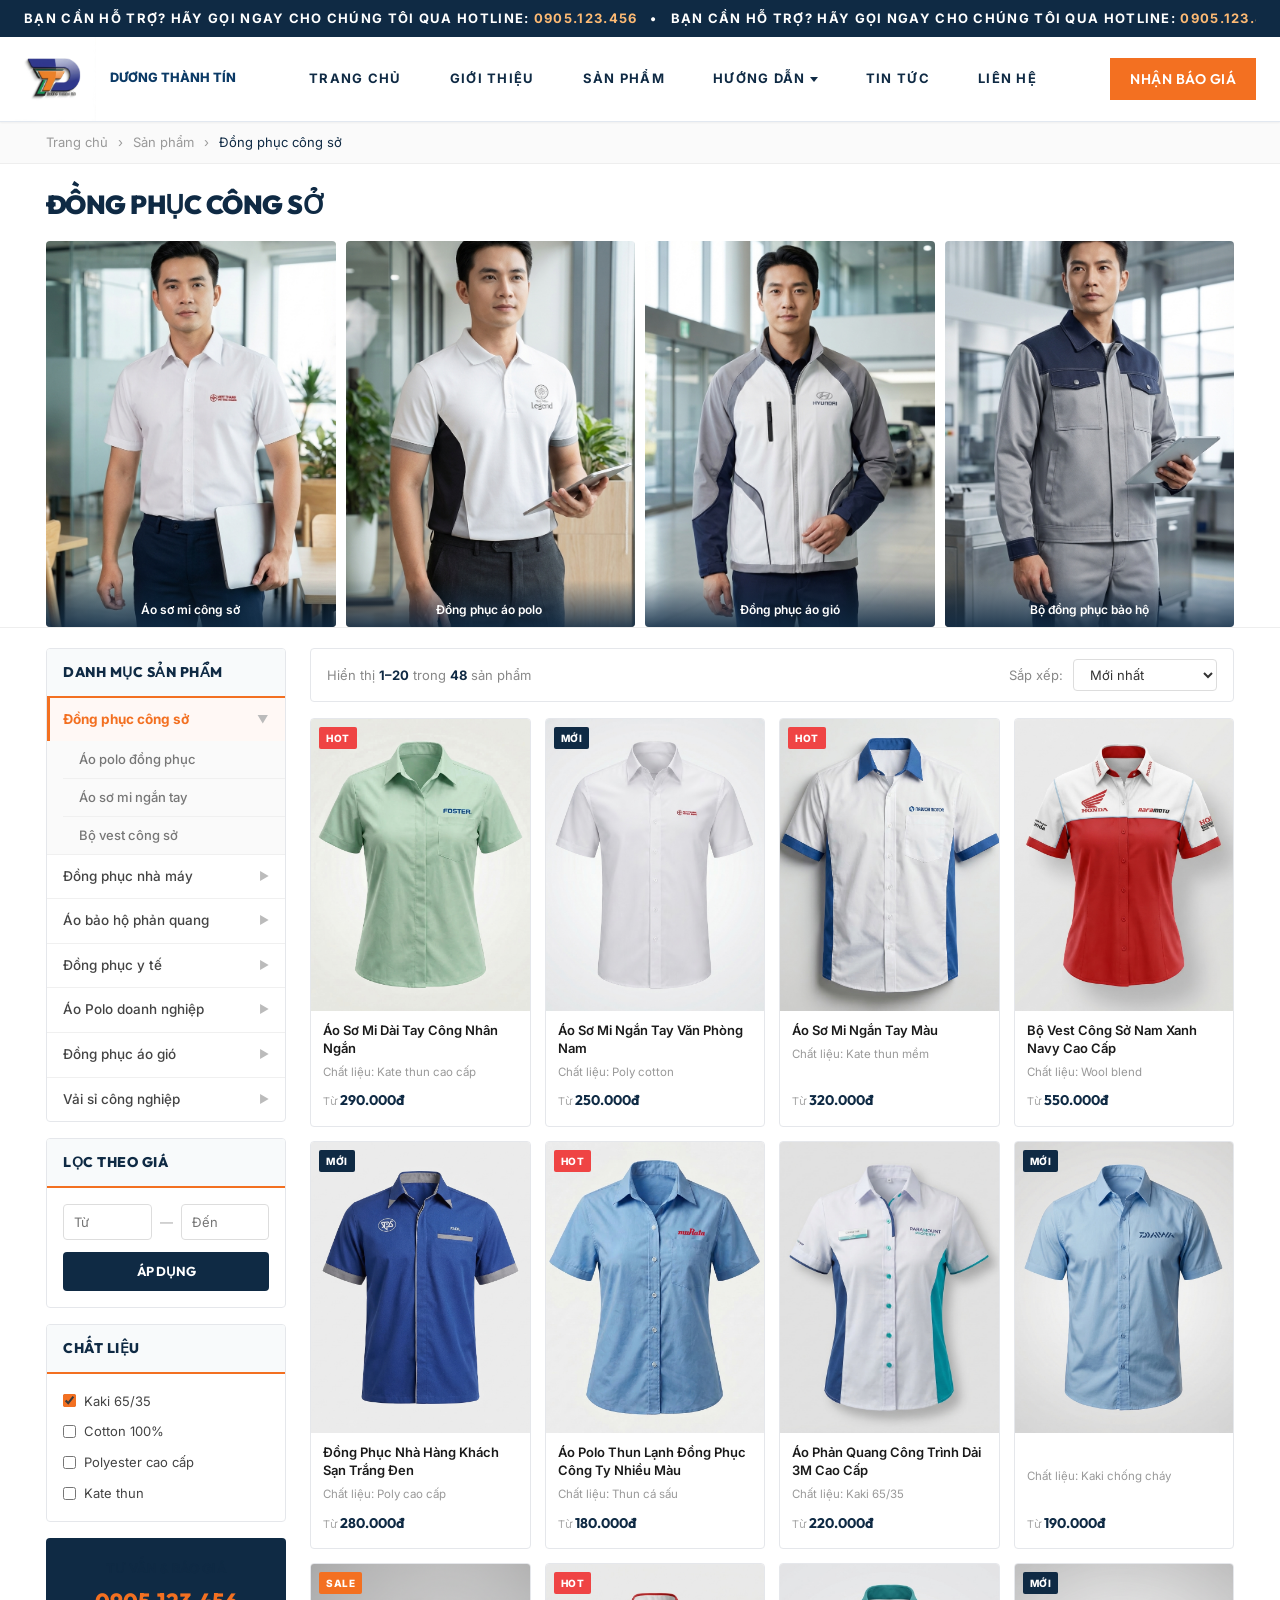
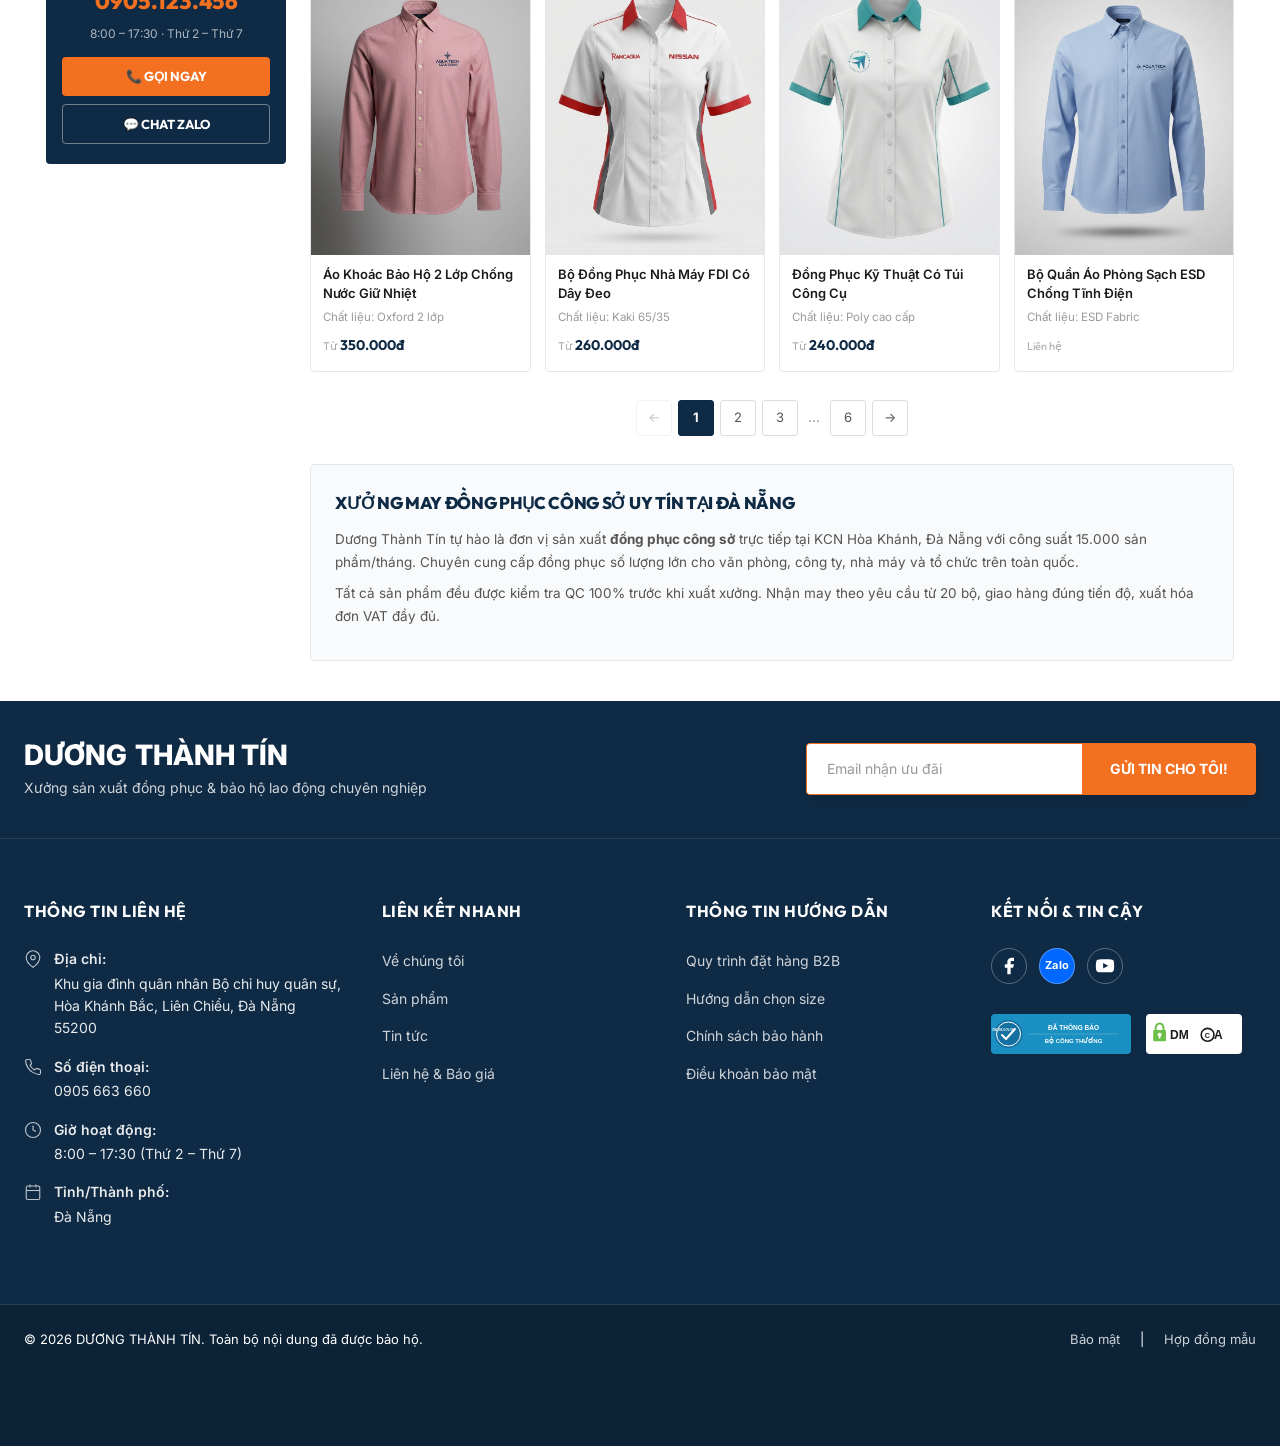
<file: category.html>
<!DOCTYPE html>
<html lang="vi"><head>
    <meta charset="UTF-8">
    <meta name="viewport" content="width=device-width, initial-scale=1.0">
    <title>Đồng Phục Công Sở | Dương Thành Tín — Xưởng May B2B</title>
    <meta name="description" content="Xưởng may đồng phục công sở uy tín tại Đà Nẵng. Nhận may theo yêu cầu từ 20 bộ, giao hàng toàn quốc.">
    <link rel="preconnect" href="https://fonts.googleapis.com">
    <link href="https://fonts.googleapis.com/css2?family=Outfit:wght@400;500;600;700;800;900&amp;family=Inter:wght@400;500;600&amp;display=swap" rel="stylesheet">
    <link rel="stylesheet" href="styles.css">
    <style>
        * { box-sizing: border-box; }

        /* ===== CATEGORY PAGE ===== */
        .cat-wrap {
            max-width: 1220px;
            margin: 0 auto;
            padding: 0 16px;
        }

        /* Breadcrumb */
        .cat-breadcrumb {
            padding: 10px 0;
            font-size: 13px;
            color: #999;
            border-bottom: 1px solid #eee;
            background: #fafafa;
        }
        .cat-breadcrumb__inner { max-width: 1220px; margin: 0 auto; padding: 0 16px; }
        .cat-breadcrumb a { color: #999; text-decoration: none; }
        .cat-breadcrumb a:hover { color: #0F2A44; }
        .cat-breadcrumb .sep { margin: 0 6px; }
        .cat-breadcrumb .cur { color: #0F2A44; }

        /* Category Hero Banner */
        .cat-hero {
            background: white;
            padding: 20px 0 0;
            border-bottom: 1px solid #eee;
        }
        .cat-hero__title {
            font-family: 'Outfit', sans-serif;
            font-size: 26px;
            font-weight: 900;
            color: #0F2A44;
            text-transform: uppercase;
            margin-bottom: 16px;
        }
        .cat-hero__images {
            display: grid;
            grid-template-columns: repeat(4, 1fr);
            gap: 10px;
            margin-bottom: 0;
        }
        .cat-hero__img-item {
            position: relative;
            aspect-ratio: 3/4;
            overflow: hidden;
            border-radius: 4px;
            cursor: pointer;
            text-decoration: none;
        }
        .cat-hero__img-item img {
            width: 100%; height: 100%;
            object-fit: cover;
            transition: transform 0.35s ease;
        }
        .cat-hero__img-item:hover img { transform: scale(1.06); }
        .cat-hero__img-label {
            position: absolute;
            bottom: 0; left: 0; right: 0;
            background: linear-gradient(to top, rgba(15,42,68,0.85), transparent);
            color: white;
            font-size: 12px;
            font-weight: 600;
            padding: 20px 10px 8px;
            text-align: center;
        }

        /* Main layout */
        .cat-layout {
            max-width: 1220px;
            margin: 20px auto 40px;
            padding: 0 16px;
            display: grid;
            grid-template-columns: 240px 1fr;
            gap: 24px;
            align-items: start;
        }

        /* ====== SIDEBAR ====== */
        .cat-sidebar { position: sticky; top: 80px; }
        .cat-sidebar__box {
            background: white;
            border: 1px solid #e5e7eb;
            border-radius: 4px;
            overflow: hidden;
            margin-bottom: 16px;
        }
        .cat-sidebar__box-title {
            background: #f8fafb;
            border-bottom: 2px solid #F37021;
            padding: 12px 16px;
            font-family: 'Outfit', sans-serif;
            font-size: 14px;
            font-weight: 800;
            color: #0F2A44;
            text-transform: uppercase;
            letter-spacing: 0.5px;
        }
        .cat-sidebar__menu { list-style: none; padding: 0; margin: 0; }
        .cat-sidebar__menu li { border-bottom: 1px solid #f0f0f0; }
        .cat-sidebar__menu li:last-child { border-bottom: none; }
        .cat-sidebar__menu a {
            display: flex;
            align-items: center;
            justify-content: space-between;
            padding: 11px 16px;
            font-size: 13.5px;
            color: #444;
            text-decoration: none;
            transition: all 0.2s;
            font-weight: 500;
        }
        .cat-sidebar__menu a:hover,
        .cat-sidebar__menu a.active {
            color: #F37021;
            background: #fff8f5;
        }
        .cat-sidebar__menu a.active {
            font-weight: 700;
            border-left: 3px solid #F37021;
            padding-left: 13px;
        }
        .cat-sidebar__menu .sub-menu {
            padding-left: 16px;
            background: #fafafa;
        }
        .cat-sidebar__menu .sub-menu a {
            font-size: 13px;
            color: #777;
            padding: 8px 16px;
        }
        .cat-sidebar__menu .arrow { font-size: 11px; color: #bbb; }

        /* Price filter */
        .cat-sidebar__filter { padding: 16px; }
        .cat-price-inputs { display: flex; gap: 8px; align-items: center; margin-bottom: 12px; }
        .cat-price-inputs input {
            flex: 1;
            border: 1px solid #ddd;
            border-radius: 4px;
            padding: 7px 10px;
            font-size: 13px;
            color: #333;
            outline: none;
            width: 100%;
        }
        .cat-price-inputs input:focus { border-color: #0F2A44; }
        .cat-price-sep { font-size: 13px; color: #aaa; flex-shrink: 0; }
        .cat-filter-btn {
            width: 100%;
            padding: 9px;
            background: #0F2A44;
            color: white;
            border: none;
            border-radius: 4px;
            font-size: 13px;
            font-weight: 700;
            cursor: pointer;
            font-family: 'Outfit', sans-serif;
            text-transform: uppercase;
            transition: background 0.2s;
        }
        .cat-filter-btn:hover { background: #F37021; }

        /* Contact sidebar box */
        .cat-contact-box {
            background: #0F2A44;
            border-radius: 4px;
            padding: 20px 16px;
            color: white;
            text-align: center;
        }
        .cat-contact-box h4 {
            font-family: 'Outfit', sans-serif;
            font-size: 13px;
            font-weight: 700;
            text-transform: uppercase;
            letter-spacing: 0.5px;
            margin-bottom: 6px;
            opacity: 0.8;
        }
        .cat-contact-box .phone {
            font-family: 'Outfit', sans-serif;
            font-size: 22px;
            font-weight: 800;
            color: #F37021;
            margin-bottom: 4px;
        }
        .cat-contact-box p { font-size: 12px; opacity: 0.65; margin-bottom: 14px; }
        .cat-contact-btns { display: flex; flex-direction: column; gap: 8px; }
        .cat-contact-btns a {
            display: block;
            padding: 9px;
            border-radius: 4px;
            font-size: 13px;
            font-weight: 700;
            text-align: center;
            text-decoration: none;
            font-family: 'Outfit', sans-serif;
            text-transform: uppercase;
            transition: all 0.2s;
        }
        .cat-contact-btns .btn-call { background: #F37021; color: white; }
        .cat-contact-btns .btn-call:hover { background: #e06010; }
        .cat-contact-btns .btn-zalo { background: transparent; color: white; border: 1px solid rgba(255,255,255,0.4); }
        .cat-contact-btns .btn-zalo:hover { border-color: white; }

        /* ====== MAIN CONTENT ====== */
        .cat-main {}

        /* Sort bar */
        .cat-sortbar {
            display: flex;
            align-items: center;
            justify-content: space-between;
            margin-bottom: 16px;
            padding: 10px 16px;
            background: white;
            border: 1px solid #e5e7eb;
            border-radius: 4px;
        }
        .cat-sortbar__count { font-size: 13px; color: #888; }
        .cat-sortbar__count strong { color: #0F2A44; }
        .cat-sortbar__right { display: flex; align-items: center; gap: 10px; }
        .cat-sortbar__label { font-size: 13px; color: #888; }
        .cat-sortbar select {
            padding: 6px 12px;
            border: 1px solid #ddd;
            border-radius: 4px;
            font-size: 13px;
            color: #333;
            outline: none;
            cursor: pointer;
            background: white;
            font-family: inherit;
        }
        .cat-sortbar select:focus { border-color: #0F2A44; }

        /* Product Grid - 4 columns */
        .cat-product-grid {
            display: grid;
            grid-template-columns: repeat(4, 1fr);
            gap: 14px;
        }

        /* Product card (matching Hải Anh style) */
        .cat-card {
            background: white;
            border: 1px solid #e5e7eb;
            border-radius: 4px;
            overflow: hidden;
            text-decoration: none;
            display: flex;
            flex-direction: column;
            transition: box-shadow 0.25s, transform 0.25s;
        }
        .cat-card:hover {
            box-shadow: 0 6px 20px rgba(0,0,0,0.1);
            transform: translateY(-3px);
        }
        .cat-card__img {
            position: relative;
            aspect-ratio: 3/4;
            overflow: hidden;
            background: #f5f5f5;
        }
        .cat-card__img img {
            width: 100%; height: 100%;
            object-fit: cover;
            transition: transform 0.4s ease;
        }
        .cat-card:hover .cat-card__img img { transform: scale(1.05); }
        .cat-card__badge {
            position: absolute;
            top: 8px; left: 8px;
            font-size: 10px;
            font-weight: 800;
            padding: 3px 7px;
            border-radius: 2px;
            text-transform: uppercase;
            letter-spacing: 0.5px;
            z-index: 2;
        }
        .cat-card__badge--hot { background: #ef4444; color: white; }
        .cat-card__badge--new { background: #0F2A44; color: white; }
        .cat-card__badge--sale { background: #F37021; color: white; }
        .cat-card__quick {
            position: absolute;
            bottom: -36px;
            left: 0; right: 0;
            background: rgba(15,42,68,0.9);
            color: white;
            font-size: 12px;
            font-weight: 700;
            text-align: center;
            padding: 8px;
            text-transform: uppercase;
            letter-spacing: 0.5px;
            transition: bottom 0.25s;
            cursor: pointer;
        }
        .cat-card:hover .cat-card__quick { bottom: 0; }
        .cat-card__info { padding: 10px 12px 14px; flex: 1; display: flex; flex-direction: column; }
        .cat-card__name {
            font-size: 13px;
            font-weight: 600;
            color: #1a1a1a;
            line-height: 1.4;
            margin-bottom: 6px;
            display: -webkit-box;
            -webkit-line-clamp: 2;
            -webkit-box-orient: vertical;
            overflow: hidden;
        }
        .cat-card__material {
            font-size: 11.5px;
            color: #999;
            margin-bottom: 8px;
        }
        .cat-card__price {
            font-family: 'Outfit', sans-serif;
            font-size: 14px;
            font-weight: 700;
            color: #0F2A44;
            margin-top: auto;
        }
        .cat-card__price .from { font-size: 11px; color: #aaa; font-weight: 400; margin-right: 3px; }

        /* Pagination */
        .cat-pagination {
            display: flex;
            justify-content: center;
            align-items: center;
            gap: 6px;
            margin-top: 28px;
            margin-bottom: 8px;
        }
        .cat-page-btn {
            min-width: 36px; height: 36px;
            display: flex; align-items: center; justify-content: center;
            border: 1px solid #ddd;
            border-radius: 3px;
            background: white;
            font-size: 13px;
            color: #555;
            cursor: pointer;
            transition: all 0.2s;
            text-decoration: none;
            font-family: 'Inter', sans-serif;
        }
        .cat-page-btn:hover { border-color: #0F2A44; color: #0F2A44; }
        .cat-page-btn.active { background: #0F2A44; color: white; border-color: #0F2A44; font-weight: 700; }
        .cat-page-btn.disabled { opacity: 0.35; cursor: not-allowed; }

        /* SEO Block */
        .cat-seo {
            margin-top: 28px;
            padding: 24px;
            background: #f8fafb;
            border: 1px solid #e5e7eb;
            border-radius: 4px;
        }
        .cat-seo h2 { font-family: 'Outfit', sans-serif; font-size: 17px; font-weight: 800; color: #0F2A44; margin-bottom: 12px; }
        .cat-seo p { font-size: 13.5px; color: #555; line-height: 1.7; margin-bottom: 8px; }

        /* Responsive */
        @media (max-width: 1024px) {
            .cat-product-grid { grid-template-columns: repeat(3, 1fr); }
        }
        @media (max-width: 768px) {
            .cat-layout { grid-template-columns: 1fr; }
            .cat-sidebar { position: static; }
            .cat-product-grid { grid-template-columns: repeat(2, 1fr); }
            .cat-hero__images { grid-template-columns: repeat(2, 1fr); }
        }
        @media (max-width: 480px) {
            .cat-product-grid { grid-template-columns: repeat(2, 1fr); gap: 8px; }
        }
    </style>
</head>

<body class="">
    <!-- HEADER -->
    <header class="header" id="header">
    <!-- Scrolling Top Bar -->
    <div class="topbar topbar--marquee" style="background-color: var(--clr-primary); color: white; padding: 8px 0; font-size: 13px; position: relative;">
        <div class="container" style="display: flex; align-items: center; overflow: hidden; position: relative;">
            <div class="topbar__left" style="flex-grow: 1; overflow: hidden; position: relative;">
                <div class="topbar__marquee-track" style="font-weight: 700;">
                    BẠN CẦN HỖ TRỢ? HÃY GỌI NGAY CHO CHÚNG TÔI QUA HOTLINE: <a href="tel:0905123456" style="color: var(--clr-accent-light); border: none;">0905.123.456</a> &nbsp;&nbsp;•&nbsp;&nbsp;
                    BẠN CẦN HỖ TRỢ? HÃY GỌI NGAY CHO CHÚNG TÔI QUA HOTLINE: <a href="tel:0905123456" style="color: var(--clr-accent-light); border: none;">0905.123.456</a> &nbsp;&nbsp;•&nbsp;&nbsp;
                    BẠN CẦN HỖ TRỢ? HÃY GỌI NGAY CHO CHÚNG TÔI QUA HOTLINE: <a href="tel:0905123456" style="color: var(--clr-accent-light); border: none;">0905.123.456</a> &nbsp;&nbsp;•&nbsp;&nbsp;
                    BẠN CẦN HỖ TRỢ? HÃY GỌI NGAY CHO CHÚNG TÔI QUA HOTLINE: <a href="tel:0905123456" style="color: var(--clr-accent-light); border: none;">0905.123.456</a>
                </div>
            </div>
        </div>
    </div>
    <!-- Main nav -->
    <div class="navbar">
        <div class="container navbar__inner">
            <a href="index.html" class="navbar__logo">
                <div class="navbar__logo-icon" style="background: transparent; width: 60px; height: 60px; display: flex; align-items: center; justify-content: center; margin-right: 10px;">
                    <img src="images/logo-new.png" alt="Logo" style="width: 100%; height: 100%; object-fit: contain; transform: scale(1.4);">
                </div>
                <div class="navbar__logo-text">
                    <span style="color: #0B3A66; font-weight: 800; font-size: 0.8rem;">DƯƠNG THÀNH TÍN</span>
                </div>
            </a>

<style>
/* ===== HƯỚNG DẪN DROPDOWN ===== */
.navbar__nav .nav-dropdown {
    position: relative;
}
.navbar__nav .nav-dropdown > a {
    display: flex;
    align-items: center;
    gap: 4px;
}
.navbar__nav .nav-dropdown > a::after {
    content: '';
    width: 0; height: 0;
    border-left: 4px solid transparent;
    border-right: 4px solid transparent;
    border-top: 5px solid currentColor;
    transition: transform 0.2s;
    margin-top: 1px;
}
.navbar__nav .nav-dropdown:hover > a::after {
    transform: rotate(180deg);
}
.dropdown-menu {
    display: none;
    position: absolute;
    top: calc(100% + 8px);
    left: 50%;
    transform: translateX(-50%);
    min-width: 240px;
    background: white;
    border-radius: 8px;
    box-shadow: 0 12px 32px rgba(0,0,0,0.14);
    z-index: 1000;
    overflow: hidden;
    border-top: 3px solid #F37021;
}
.navbar__nav .nav-dropdown:hover .dropdown-menu {
    display: block;
    animation: dropIn 0.18s ease;
}
@keyframes dropIn {
    from { opacity: 0; transform: translateX(-50%) translateY(-6px); }
    to   { opacity: 1; transform: translateX(-50%) translateY(0); }
}
.dropdown-menu a {
    display: flex;
    align-items: center;
    gap: 10px;
    padding: 12px 18px;
    font-size: 14px;
    color: #333 !important;
    text-decoration: none;
    border-bottom: 1px solid #f5f5f5;
    transition: background 0.15s, color 0.15s;
    font-weight: 500 !important;
}
.dropdown-menu a:last-child { border-bottom: none; }
.dropdown-menu a:hover { background: #fff8f5; color: #F37021 !important; }
.dropdown-menu .dm-icon {
    width: 32px; height: 32px;
    background: rgba(243,112,33,0.1);
    border-radius: 6px;
    display: flex; align-items: center; justify-content: center;
    flex-shrink: 0;
}
.dropdown-menu .dm-icon svg { color: #F37021; }
.dropdown-menu .dm-text { display: flex; flex-direction: column; gap: 2px; }
.dropdown-menu .dm-title { font-size: 13.5px; font-weight: 700; color: #0F2A44; }
.dropdown-menu a:hover .dm-title { color: #F37021; }
.dropdown-menu .dm-sub { font-size: 11px; color: #aaa; font-weight: 400; }
</style>

            <nav class="navbar__nav" id="mainNav">
                <a href="index.html">Trang Chủ</a>
                <a href="profile.html">Giới thiệu</a>
                <a href="category.html">Sản phẩm</a>
                <div class="nav-dropdown">
                    <a href="#">Hướng dẫn</a>
                    <div class="dropdown-menu">
                        <a href="guide-order.html">
                            <span class="dm-icon"><svg width="16" height="16" viewBox="0 0 24 24" fill="none" stroke="currentColor" stroke-width="2"><path d="M9 14l-4-4 4-4M5 10h14"></path></svg></span>
                            <span class="dm-text">
                                <span class="dm-title">Hướng dẫn đặt hàng</span>
                                <span class="dm-sub">Quy trình đặt may từ A–Z</span>
                            </span>
                        </a>
                        <a href="handbook.html">
                            <span class="dm-icon"><svg width="16" height="16" viewBox="0 0 24 24" fill="none" stroke="currentColor" stroke-width="2"><rect x="2" y="3" width="20" height="14" rx="2"></rect><path d="M8 21h8M12 17v4"></path></svg></span>
                            <span class="dm-text">
                                <span class="dm-title">Hướng dẫn bộ phận thu mua</span>
                                <span class="dm-sub">Tài liệu cho phòng mua hàng</span>
                            </span>
                        </a>
                        <a href="guide-size.html">
                            <span class="dm-icon"><svg width="16" height="16" viewBox="0 0 24 24" fill="none" stroke="currentColor" stroke-width="2"><path d="M3 3h18v18H3zM9 3v18M15 3v18"></path></svg></span>
                            <span class="dm-text">
                                <span class="dm-title">Hướng dẫn chọn size</span>
                                <span class="dm-sub">Bảng size chuẩn theo từng dòng sản phẩm</span>
                            </span>
                        </a>
                    </div>
                </div>
                <a href="blog.html">Tin Tức</a>
                <a href="contact.html">Liên Hệ</a>
            </nav>


            <div class="navbar__actions">
                <!-- Hotline -->
                <!-- <a href="tel:0905123456" class="navbar__hotline" data-track="click_hotline">
                    <svg viewBox="0 0 24 24" width="16" height="16" fill="none" stroke="currentColor" stroke-width="2">
                        <path
                            d="M22 16.92v3a2 2 0 01-2.18 2 19.79 19.79 0 01-8.63-3.07 19.5 19.5 0 01-6-6A19.79 19.79 0 012.12 4.18 2 2 0 014.11 2h3a2 2 0 012 1.72c.127.96.361 1.903.7 2.81a2 2 0 01-.45 2.11L8.09 9.91a16 16 0 006 6l1.27-1.27a2 2 0 012.11-.45c.907.339 1.85.573 2.81.7A2 2 0 0122 16.92z" />
                    </svg>
                    <span>Hotline: 0905.123.456</span>
                </a> -->

                <!-- Search toggle -->
                <!-- <button class="navbar__search-btn" id="searchToggle" aria-label="Tìm kiếm">
                    <svg viewBox="0 0 24 24" width="18" height="18" fill="none" stroke="currentColor" stroke-width="2">
                        <circle cx="11" cy="11" r="8" />
                        <line x1="21" y1="21" x2="16.65" y2="16.65" />
                    </svg>
                </button> -->

                <!-- CTA -->
                <a href="contact.html" class="btn btn--accent" data-track="cta_quote_header">Nhận báo giá</a>
                <button class="hamburger" id="hamburger" aria-label="Menu">
                    <span></span><span></span><span></span>
                </button>
            </div>
        </div>

        <!-- Search dropdown -->
        <div class="navbar__search" id="navSearch">
            <div class="container">
                <form class="navbar__search-form">
                    <input type="search" placeholder="Tìm sản phẩm, bài viết..." aria-label="Tìm kiếm">
                    <button type="submit">
                        <svg viewBox="0 0 24 24" width="18" height="18" fill="none" stroke="currentColor" stroke-width="2">
                            <circle cx="11" cy="11" r="8"></circle>
                            <line x1="21" y1="21" x2="16.65" y2="16.65"></line>
                        </svg>
                    </button>
                </form>
            </div>
        </div>
    </div>
</header>

    <!-- BREADCRUMB -->
    <div class="cat-breadcrumb">
        <div class="cat-breadcrumb__inner">
            <a href="index.html">Trang chủ</a>
            <span class="sep">›</span>
            <a href="category.html">Sản phẩm</a>
            <span class="sep">›</span>
            <span class="cur">Đồng phục công sở</span>
        </div>
    </div>

    <!-- CATEGORY HERO -->
    <div class="cat-hero">
        <div class="cat-wrap">
            <h1 class="cat-hero__title">ĐỒNG PHỤC CÔNG SỞ</h1>
            <div class="cat-hero__images">
                <a href="product.html" class="cat-hero__img-item">
                    <img src="images/sominam.png" alt="Áo sơ mi đồng phục công sở" loading="lazy">
                    <span class="cat-hero__img-label">Áo sơ mi công sở</span>
                </a>
                <a href="product.html" class="cat-hero__img-item">
                    <img src="images/polovitri1.png" alt="Đồng phục văn phòng nam" loading="lazy">
                    <span class="cat-hero__img-label">Đồng phục áo polo&nbsp;</span>
                </a>
                <a href="product.html" class="cat-hero__img-item">
                    <img src="images/aogio.png" alt="Đồng phục công ty nữ" loading="lazy">
                    <span class="cat-hero__img-label">Đồng phục áo gió</span>
                </a>
                <a href="product.html" class="cat-hero__img-item">
                    <img src="images/bjUpFwKQgw621RQkNpqkB_.png" alt="Bộ đồng phục quản lý" loading="lazy">
                    <span class="cat-hero__img-label">Bộ đồng phục bảo hộ</span>
                </a>
            </div>
        </div>
    </div>

    <!-- MAIN LAYOUT -->
    <div class="cat-layout">

        <!-- ===== SIDEBAR ===== -->
        <aside class="cat-sidebar">

            <!-- Category Menu -->
            <div class="cat-sidebar__box">
                <div class="cat-sidebar__box-title">Danh mục sản phẩm</div>
                <ul class="cat-sidebar__menu">
                    <li>
                        <a href="category.html" class="active">
                            Đồng phục công sở
                            <span class="arrow">▼</span>
                        </a>
                        <ul class="cat-sidebar__menu sub-menu">
                            <li><a href="product.html">Áo polo đồng phục</a></li>
                            <li><a href="product.html">Áo sơ mi ngắn tay</a></li>
                            <li><a href="product.html">Bộ vest công sở</a></li>
                        </ul>
                    </li>
                    <li><a href="category.html">Đồng phục nhà máy <span class="arrow">►</span></a></li>
                    <li><a href="category.html">Áo bảo hộ phản quang <span class="arrow">►</span></a></li>
                    <li><a href="category.html">Đồng phục y tế <span class="arrow">►</span></a></li>
                    <li><a href="category.html">Áo Polo doanh nghiệp <span class="arrow">►</span></a></li>
                    <li><a href="category.html">Đồng phục áo gió<span class="arrow">►</span></a></li>
                    <li><a href="category.html">Vải sỉ công nghiệp <span class="arrow">►</span></a></li>
                </ul>
            </div>

            <!-- Price Filter -->
            <div class="cat-sidebar__box">
                <div class="cat-sidebar__box-title">Lọc theo giá</div>
                <div class="cat-sidebar__filter">
                    <div class="cat-price-inputs">
                        <input type="text" placeholder="Từ" value="">
                        <span class="cat-price-sep">—</span>
                        <input type="text" placeholder="Đến" value="">
                    </div>
                    <button class="cat-filter-btn">ÁP DỤNG</button>
                </div>
            </div>

            <!-- Chất liệu filter -->
            <div class="cat-sidebar__box">
                <div class="cat-sidebar__box-title">Chất liệu</div>
                <div style="padding: 12px 16px;">
                    <label style="display:flex; align-items:center; gap:8px; font-size:13px; color:#444; padding:5px 0; cursor:pointer;">
                        <input type="checkbox" checked="" style="accent-color:#F37021;"> Kaki 65/35
                    </label>
                    <label style="display:flex; align-items:center; gap:8px; font-size:13px; color:#444; padding:5px 0; cursor:pointer;">
                        <input type="checkbox" style="accent-color:#F37021;"> Cotton 100%
                    </label>
                    <label style="display:flex; align-items:center; gap:8px; font-size:13px; color:#444; padding:5px 0; cursor:pointer;">
                        <input type="checkbox" style="accent-color:#F37021;"> Polyester cao cấp
                    </label>
                    <label style="display:flex; align-items:center; gap:8px; font-size:13px; color:#444; padding:5px 0; cursor:pointer;">
                        <input type="checkbox" style="accent-color:#F37021;"> Kate thun
                    </label>
                </div>
            </div>

            <!-- Contact box -->
            <div class="cat-contact-box">
                <h4>Tư vấn &amp; Báo giá</h4>
                <div class="phone">0905.123.456</div>
                <p>8:00 – 17:30 · Thứ 2 – Thứ 7</p>
                <div class="cat-contact-btns">
                    <a href="tel:0905123456" class="btn-call">📞 GỌI NGAY</a>
                    <a href="https://zalo.me/0905123456" target="_blank" class="btn-zalo">💬 CHAT ZALO</a>
                </div>
            </div>
        </aside>

        <!-- ===== MAIN CONTENT ===== -->
        <main class="cat-main">

            <!-- Sort bar -->
            <div class="cat-sortbar">
                <div class="cat-sortbar__count">Hiển thị <strong>1–20</strong> trong <strong>48</strong> sản phẩm</div>
                <div class="cat-sortbar__right">
                    <span class="cat-sortbar__label">Sắp xếp:</span>
                    <select>
                        <option>Mới nhất</option>
                        <option>Xem nhiều nhất</option>
                        <option>Giá thấp → cao</option>
                        <option>Giá cao → thấp</option>
                    </select>
                </div>
            </div>

            <!-- Product Grid -->
            <div class="cat-product-grid">

                <!-- Card 1 -->
                <a href="product.html" class="cat-card">
                    <div class="cat-card__img">
                        <img src="images/aicomplex-1773738859299.jpeg" alt="Áo sơ mi dài tay công sở" loading="lazy">
                        <span class="cat-card__badge cat-card__badge--hot">HOT</span>
                        <div class="cat-card__quick">Nhận báo giá ngay</div>
                    </div>
                    <div class="cat-card__info">
                        <div class="cat-card__name">Áo Sơ Mi Dài Tay Công Nhân Ngắn</div>
                        <div class="cat-card__material">Chất liệu: Kate thun cao cấp</div>
                        <div class="cat-card__price"><span class="from">Từ</span>290.000đ</div>
                    </div>
                </a>

                <!-- Card 2 -->
                <a href="product.html" class="cat-card">
                    <div class="cat-card__img">
                        <img src="images/aicomplex-1773737109378.jpeg" alt="Áo sơ mi ngắn tay văn phòng" loading="lazy">
                        <span class="cat-card__badge cat-card__badge--new">MỚI</span>
                        <div class="cat-card__quick">Nhận báo giá ngay</div>
                    </div>
                    <div class="cat-card__info">
                        <div class="cat-card__name">Áo Sơ Mi Ngắn Tay Văn Phòng Nam</div>
                        <div class="cat-card__material">Chất liệu: Poly cotton</div>
                        <div class="cat-card__price"><span class="from">Từ</span>250.000đ</div>
                    </div>
                </a>

                <!-- Card 3 -->
                <a href="product.html" class="cat-card">
                    <div class="cat-card__img">
                        <img src="images/aicomplex-1773748088329.jpeg" alt="Đồng phục công sở nữ" loading="lazy">
                        <span class="cat-card__badge cat-card__badge--hot">HOT</span>
                        <div class="cat-card__quick">Nhận báo giá ngay</div>
                    </div>
                    <div class="cat-card__info">
                        <div class="cat-card__name">Áo Sơ Mi Ngắn Tay Màu&nbsp;</div>
                        <div class="cat-card__material">Chất liệu: Kate thun mềm</div>
                        <div class="cat-card__price"><span class="from">Từ</span>320.000đ</div>
                    </div>
                </a>

                <!-- Card 4 -->
                <a href="product.html" class="cat-card">
                    <div class="cat-card__img">
                        <img src="images/aicomplex-1773744193589.jpeg" alt="Bộ vest công sở" loading="lazy">
                        <div class="cat-card__quick">Nhận báo giá ngay</div>
                    </div>
                    <div class="cat-card__info">
                        <div class="cat-card__name">Bộ Vest Công Sở Nam Xanh Navy Cao Cấp</div>
                        <div class="cat-card__material">Chất liệu: Wool blend</div>
                        <div class="cat-card__price"><span class="from">Từ</span>550.000đ</div>
                    </div>
                </a>

                <!-- Card 5 -->
                <a href="product.html" class="cat-card">
                    <div class="cat-card__img">
                        <img src="images/aicomplex-1773748315507.jpeg" alt="Đồng phục nhà hàng" loading="lazy">
                        <span class="cat-card__badge cat-card__badge--new">MỚI</span>
                        <div class="cat-card__quick">Nhận báo giá ngay</div>
                    </div>
                    <div class="cat-card__info">
                        <div class="cat-card__name">Đồng Phục Nhà Hàng Khách Sạn Trắng Đen</div>
                        <div class="cat-card__material">Chất liệu: Poly cao cấp</div>
                        <div class="cat-card__price"><span class="from">Từ</span>280.000đ</div>
                    </div>
                </a>

                <!-- Card 6 -->
                <a href="product.html" class="cat-card">
                    <div class="cat-card__img">
                        <img src="images/aicomplex-1773744510058.jpeg" alt="Áo polo đồng phục" loading="lazy">
                        <span class="cat-card__badge cat-card__badge--hot">HOT</span>
                        <div class="cat-card__quick">Nhận báo giá ngay</div>
                    </div>
                    <div class="cat-card__info">
                        <div class="cat-card__name">Áo Polo Thun Lạnh Đồng Phục Công Ty Nhiều Màu</div>
                        <div class="cat-card__material">Chất liệu: Thun cá sấu</div>
                        <div class="cat-card__price"><span class="from">Từ</span>180.000đ</div>
                    </div>
                </a>

                <!-- Card 7 -->
                <a href="product.html" class="cat-card">
                    <div class="cat-card__img">
                        <img src="images/aicomplex-1773742369333.jpeg" alt="Áo bảo hộ phản quang" loading="lazy">
                        <div class="cat-card__quick">Nhận báo giá ngay</div>
                    </div>
                    <div class="cat-card__info">
                        <div class="cat-card__name">Áo Phản Quang Công Trình Dải 3M Cao Cấp</div>
                        <div class="cat-card__material">Chất liệu: Kaki 65/35</div>
                        <div class="cat-card__price"><span class="from">Từ</span>220.000đ</div>
                    </div>
                </a>

                <!-- Card 8 -->
                <a href="product.html" class="cat-card">
                    <div class="cat-card__img">
                        <img src="images/aicomplex-1773737846683.jpeg" alt="Quần bảo hộ" loading="lazy">
                        <span class="cat-card__badge cat-card__badge--new">MỚI</span>
                        <div class="cat-card__quick">Nhận báo giá ngay</div>
                    </div>
                    <div class="cat-card__info">
                        <div class="cat-card__name"><br></div>
                        <div class="cat-card__material">Chất liệu: Kaki chống cháy</div>
                        <div class="cat-card__price"><span class="from">Từ</span>190.000đ</div>
                    </div>
                </a>

                <!-- Card 9 -->
                <a href="product.html" class="cat-card">
                    <div class="cat-card__img">
                        <img src="images/pink-chambray-shirt.png" alt="Áo khoác bảo hộ" loading="lazy">
                        <span class="cat-card__badge cat-card__badge--sale">SALE</span>
                        <div class="cat-card__quick">Nhận báo giá ngay</div>
                    </div>
                    <div class="cat-card__info">
                        <div class="cat-card__name">Áo Khoác Bảo Hộ 2 Lớp Chống Nước Giữ Nhiệt</div>
                        <div class="cat-card__material">Chất liệu: Oxford 2 lớp</div>
                        <div class="cat-card__price"><span class="from">Từ</span>350.000đ</div>
                    </div>
                </a>

                <!-- Card 10 -->
                <a href="product.html" class="cat-card">
                    <div class="cat-card__img">
                        <img src="images/aicomplex-1773743907829.jpeg" alt="Bộ đồng phục nhà máy FDI" loading="lazy">
                        <span class="cat-card__badge cat-card__badge--hot">HOT</span>
                        <div class="cat-card__quick">Nhận báo giá ngay</div>
                    </div>
                    <div class="cat-card__info">
                        <div class="cat-card__name">Bộ Đồng Phục Nhà Máy FDI Có Dây Đeo</div>
                        <div class="cat-card__material">Chất liệu: Kaki 65/35</div>
                        <div class="cat-card__price"><span class="from">Từ</span>260.000đ</div>
                    </div>
                </a>

                <!-- Card 11 -->
                <a href="product.html" class="cat-card">
                    <div class="cat-card__img">
                        <img src="images/aicomplex-1773743405828.jpeg" alt="Đồng phục kỹ thuật" loading="lazy">
                        <div class="cat-card__quick">Nhận báo giá ngay</div>
                    </div>
                    <div class="cat-card__info">
                        <div class="cat-card__name">Đồng Phục Kỹ Thuật Có Túi Công Cụ</div>
                        <div class="cat-card__material">Chất liệu: Poly cao cấp</div>
                        <div class="cat-card__price"><span class="from">Từ</span>240.000đ</div>
                    </div>
                </a>

                <!-- Card 12 -->
                <a href="product.html" class="cat-card">
                    <div class="cat-card__img">
                        <img src="images/light-blue-long-sleeve.png" alt="Đồng phục phòng sạch ESD" loading="lazy">
                        <span class="cat-card__badge cat-card__badge--new">MỚI</span>
                        <div class="cat-card__quick">Nhận báo giá ngay</div>
                    </div>
                    <div class="cat-card__info">
                        <div class="cat-card__name">Bộ Quần Áo Phòng Sạch ESD Chống Tĩnh Điện</div>
                        <div class="cat-card__material">Chất liệu: ESD Fabric</div>
                        <div class="cat-card__price"><span class="from">Liên hệ</span></div>
                    </div>
                </a>

            </div>
            <!-- /Product Grid -->

            <!-- Pagination -->
            <div class="cat-pagination">
                <a class="cat-page-btn disabled">←</a>
                <a class="cat-page-btn active">1</a>
                <a class="cat-page-btn">2</a>
                <a class="cat-page-btn">3</a>
                <span style="font-size:14px; color:#999; padding: 0 4px;">...</span>
                <a class="cat-page-btn">6</a>
                <a class="cat-page-btn">→</a>
            </div>

            <!-- SEO Block -->
            <div class="cat-seo">
                <h2>Xưởng May Đồng Phục Công Sở Uy Tín Tại Đà Nẵng</h2>
                <p>Dương Thành Tín tự hào là đơn vị sản xuất <strong>đồng phục công sở</strong> trực tiếp tại KCN Hòa Khánh, Đà Nẵng với công suất 15.000 sản phẩm/tháng. Chuyên cung cấp đồng phục số lượng lớn cho văn phòng, công ty, nhà máy và tổ chức trên toàn quốc.</p>
                <p>Tất cả sản phẩm đều được kiểm tra QC 100% trước khi xuất xưởng. Nhận may theo yêu cầu từ 20 bộ, giao hàng đúng tiến độ, xuất hóa đơn VAT đầy đủ.</p>
            </div>
        </main>

    </div>
    <!-- /cat-layout -->

    <!-- FOOTER -->
    <footer class="footer-new">
    <!-- Top Area: Brand & Newsletter -->
    <div class="footer-top">
        <div class="container footer-top__inner">
            <div class="footer-top__brand">
                <a href="index.html" class="footer-logo">DƯƠNG <span>THÀNH TÍN</span></a>
                <p class="footer-slogan">Xưởng sản xuất đồng phục &amp; bảo hộ lao động chuyên nghiệp</p>
            </div>
            <div class="footer-top__newsletter">
                <form class="newsletter-form">
                    <input type="email" placeholder="Email nhận ưu đãi" required="" aria-label="Đăng ký email nhận ưu đãi">
                    <button type="submit" class="btn-newsletter">Gửi tin cho tôi!</button>
                </form>
            </div>
        </div>
    </div>

    <!-- Main 4-Column Area -->
    <div class="footer-main">
        <div class="container footer-grid">
            <!-- Column 1: Thông tin liên hệ -->
            <div class="footer-col footer-col--contact">
                <h4 class="footer-heading">THÔNG TIN LIÊN HỆ</h4>
                <ul class="footer-contact-list">
                    <li>
                        <svg viewBox="0 0 24 24" width="18" height="18" fill="none" stroke="currentColor" stroke-width="1.5">
                            <path d="M21 10c0 7-9 13-9 13s-9-6-9-13a9 9 0 0118 0z"></path>
                            <circle cx="12" cy="10" r="3"></circle>
                        </svg>
                        <span><strong>Địa chỉ:</strong> Khu gia đình quân nhân Bộ chỉ huy quân sự, Hòa Khánh Bắc, Liên Chiểu, Đà Nẵng 55200</span>
                    </li>
                    <li>
                        <svg viewBox="0 0 24 24" width="18" height="18" fill="none" stroke="currentColor" stroke-width="1.5">
                            <path d="M22 16.92v3a2 2 0 01-2.18 2 19.79 19.79 0 01-8.63-3.07 19.5 19.5 0 01-6-6A19.79 19.79 0 012.12 4.18 2 2 0 014.11 2h3a2 2 0 012 1.72c.127.96.361 1.903.7 2.81a2 2 0 01-.45 2.11L8.09 9.91a16 16 0 006 6l1.27-1.27a2 2 0 012.11-.45c.907.339 1.85.573 2.81.7A2 2 0 0122 16.92z"></path>
                        </svg>
                        <span><strong>Số điện thoại:</strong> 0905 663 660</span>
                    </li>
                    <li>
                        <svg viewBox="0 0 24 24" width="18" height="18" fill="none" stroke="currentColor" stroke-width="1.5">
                            <circle cx="12" cy="12" r="10"></circle>
                            <polyline points="12 6 12 12 16 14"></polyline>
                        </svg>
                        <span><strong>Giờ hoạt động:</strong> 8:00 – 17:30 (Thứ 2 – Thứ 7)</span>
                    </li>
                    <li>
                        <svg viewBox="0 0 24 24" width="18" height="18" fill="none" stroke="currentColor" stroke-width="1.5">
                            <rect x="3" y="4" width="18" height="18" rx="2" ry="2"></rect>
                            <line x1="16" y1="2" x2="16" y2="6"></line>
                            <line x1="8" y1="2" x2="8" y2="6"></line>
                            <line x1="3" y1="10" x2="21" y2="10"></line>
                        </svg>
                        <span><strong>Tỉnh/Thành phố:</strong> Đà Nẵng</span>
                    </li>
                </ul>
            </div>

            <!-- Column 2: Liên kết nhanh -->
            <div class="footer-col">
                <h4 class="footer-heading">LIÊN KẾT NHANH</h4>
                <ul class="footer-links">
                    <li><a href="profile.html">Về chúng tôi</a></li>
                    <li><a href="category.html">Sản phẩm</a></li>
                    <li><a href="blog.html">Tin tức</a></li>
                    <li><a href="contact.html">Liên hệ &amp; Báo giá</a></li>
                </ul>
            </div>

            <!-- Column 3: Thông tin hướng dẫn -->
            <div class="footer-col">
                <h4 class="footer-heading">THÔNG TIN HƯỚNG DẪN</h4>
                <ul class="footer-links">
                    <li><a href="#">Quy trình đặt hàng B2B</a></li>
                    <li><a href="#">Hướng dẫn chọn size</a></li>
                    <li><a href="#">Chính sách bảo hành</a></li>
                    <li><a href="#">Điều khoản bảo mật</a></li>
                </ul>
            </div>

            <!-- Column 4: Kết nối & Tin cậy -->
            <div class="footer-col footer-col--trust">
                <h4 class="footer-heading">KẾT NỐI &amp; TIN CẬY</h4>
                
                <!-- Social -->
                <div class="footer-social">
                    <a href="#" aria-label="Facebook" class="social-link" title="Facebook">
                        <svg viewBox="0 0 24 24" width="20" height="20" fill="currentColor"><path d="M18 2h-3a5 5 0 00-5 5v3H7v4h3v8h4v-8h3l1-4h-4V7a1 1 0 011-1h3z"></path></svg>
                    </a>
                    <a href="#" aria-label="Zalo" class="social-link" title="Zalo" style="background:#0068FF;">
                        <span style="font-size: 11px; font-weight: bold; letter-spacing: 0.5px;">Zalo</span>
                    </a>
                    <a href="#" aria-label="YouTube" class="social-link" title="YouTube">
                        <svg viewBox="0 0 24 24" width="20" height="20" fill="currentColor"><path d="M22.54 6.42a2.78 2.78 0 00-1.94-2C18.88 4 12 4 12 4s-6.88 0-8.6.46a2.78 2.78 0 00-1.94 2A29 29 0 001 11.75a29 29 0 00.46 5.33 2.78 2.78 0 001.94 2c1.72.46 8.6.46 8.6.46s6.88 0 8.6-.46a2.78 2.78 0 001.94-2 29 29 0 00.46-5.33 29 29 0 00-.46-5.33zM9.75 15.02V8.48l6.08 3.27-6.08 3.27z"></path></svg>
                    </a>
                </div>

                <!-- Trust Badges -->
                <div class="footer-certs">
                    <img src="images/cert-bct.svg" alt="Đã thông báo Bộ Công Thương" style="height:40px; border-radius:4px;">
                    <img src="images/cert-dmca.svg" alt="DMCA Protected" style="height:40px; background:#fff; padding:4px; border-radius:4px;">
                </div>
            </div>
        </div>
    </div>

    <!-- Bottom Bar (Copyright & Legals) -->
    <div class="footer-bottom">
        <div class="container footer-bottom__inner">
            <p class="copyright">© 2026 DƯƠNG THÀNH TÍN. Toàn bộ nội dung đã được bảo hộ.</p>
            <div class="footer-legal">
                <a href="#">Bảo mật</a>
                <span class="sep">|</span>
                <a href="#">Hợp đồng mẫu</a>
            </div>
        </div>
    </div>
</footer>

    <script type="application/ld+json">
    {"@context":"https://schema.org","@type":"CollectionPage","name":"Đồng phục công sở — Dương Thành Tín","url":"https://duongthanhtin.vn/category.html"}
    </script>

    <script src="script.js?v=1773746252487"></script></body></html>
</file>
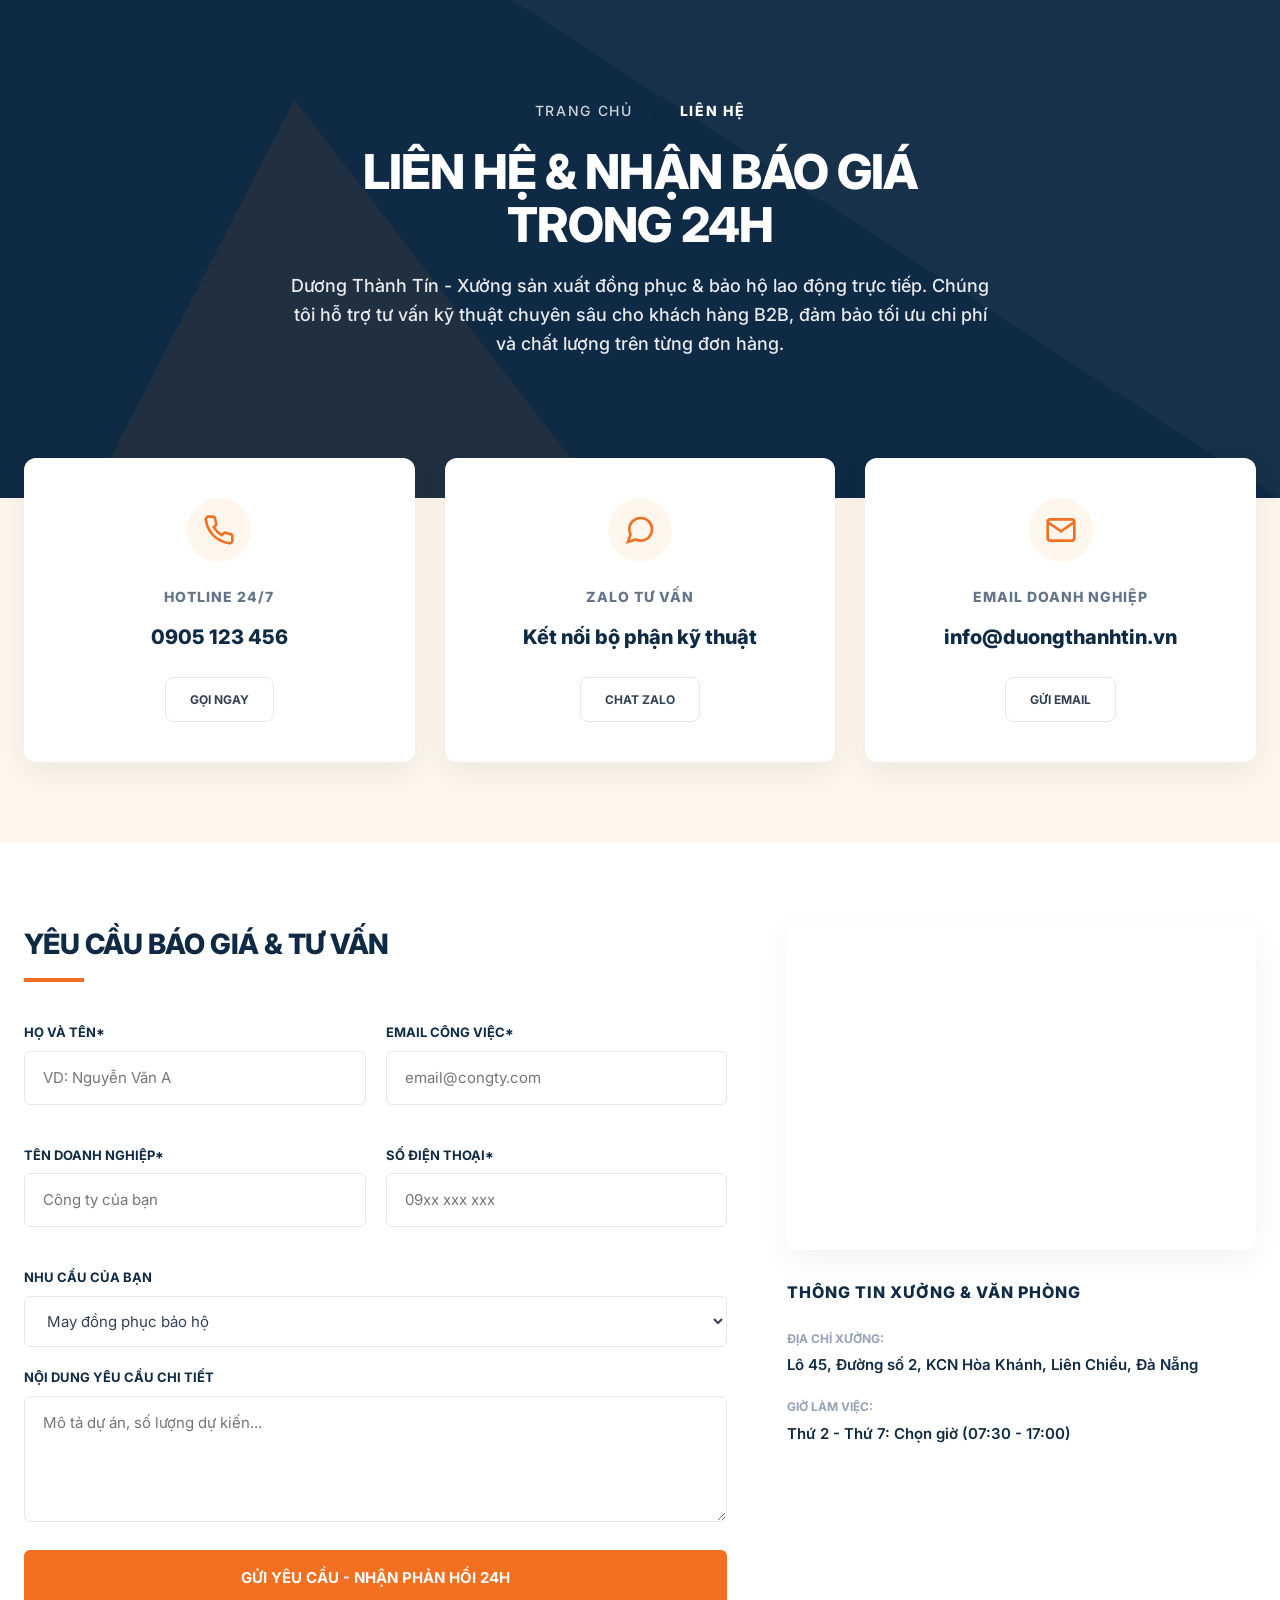
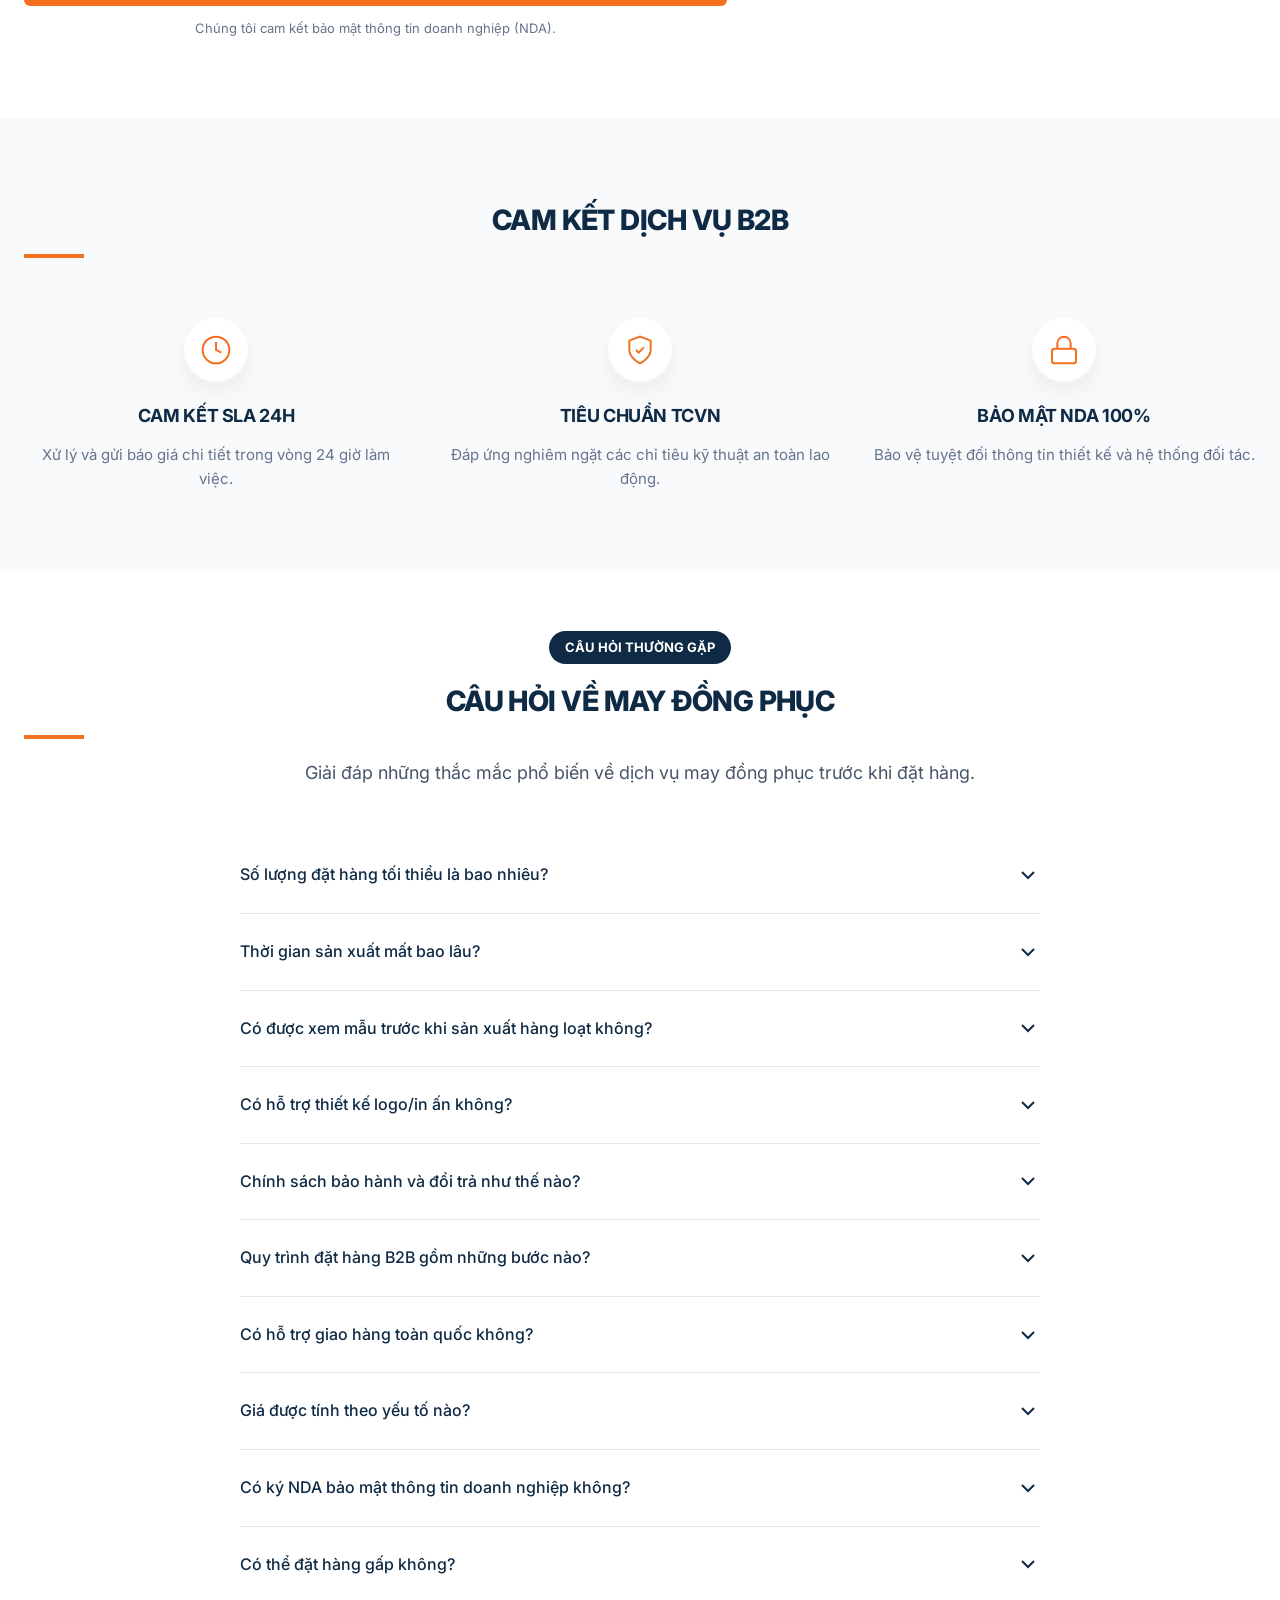
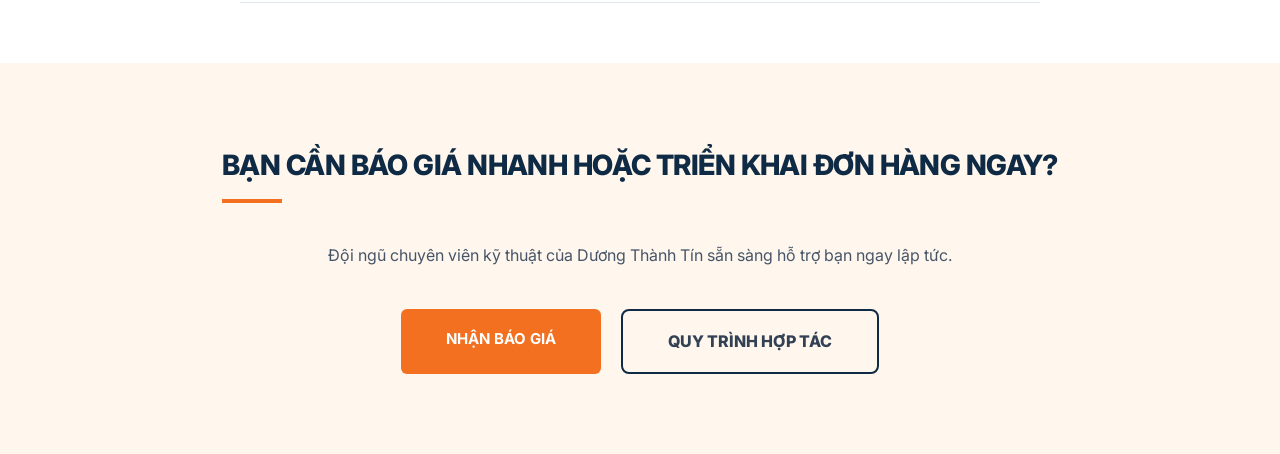
<file: contact.html>
<!DOCTYPE html>
<html lang="vi">

<head>
    <meta charset="UTF-8">
    <meta name="viewport" content="width=device-width, initial-scale=1.0">
    <title>Liên Hệ | Dương Thành Tín — Đồng Phục & Bảo Hộ Lao Động</title>
    <meta name="description"
        content="Liên hệ Dương Thành Tín nhận báo giá trong 24h. Xưởng sản xuất trực tiếp đồng phục bảo hộ, hỗ trợ kỹ thuật và cam kết chất lượng B2B.">
    <link rel="stylesheet" href="styles.css">
    <link rel="preconnect" href="https://fonts.googleapis.com">
    <link rel="preconnect" href="https://fonts.gstatic.com" crossorigin>
    <link href="https://fonts.googleapis.com/css2?family=Inter:wght@400;500;600;700;800&display=swap" rel="stylesheet">
</head>

<body class="bg-white">

    <!-- HEADER -->
    <div id="header-container"></div>

    <!-- 1. PAGE HEADER — HERO (REBUILT) -->
    <header class="contact-header-b2b">
        <div class="container">
            <nav class="breadcrumb-b2b">
                <a href="index.html">Trang chủ</a> <span class="separator">/</span> <span class="active-page">Liên hệ</span>
            </nav>
            <div class="contact-hero-grid">
                <div class="contact-hero-content">
                    <h1 class="contact-title-b2b">LIÊN HỆ & NHẬN BÁO GIÁ <br><span class="highlight-orange">TRONG 24H</span></h1>
                    <p class="contact-subtitle-b2b">
                        Dương Thành Tín - Xưởng sản xuất đồng phục & bảo hộ lao động trực tiếp. 
                        Chúng tôi hỗ trợ tư vấn kỹ thuật chuyên sâu cho khách hàng B2B, 
                        đảm bảo tối ưu chi phí và chất lượng trên từng đơn hàng.
                    </p>
                </div>
            </div>
        </div>
    </header>

    <!-- 2. QUICK CONTACT — B2B CARDS (REBUILT) -->
    <section class="section-b2b bg-warm">
        <div class="container">
            <div class="contact-quick-grid-b2b">
                <!-- Card 1: Hotline -->
                <div class="contact-card-b2b">
                    <div class="contact-card-icon-b2b">
                        <svg viewBox="0 0 24 24" fill="none" stroke="currentColor" stroke-width="2">
                            <path d="M22 16.92v3a2 2 0 0 1-2.18 2 19.79 19.79 0 0 1-8.63-3.07 19.5 19.5 0 0 1-6-6A19.79 19.79 0 0 1 2.12 4.18 2 2 0 0 1 4.11 2h3a2 2 0 0 1 2 1.72c.127.96.361 1.903.7 2.81a2 2 0 0 1-.45 2.11L8.09 9.91a16 16 0 0 0 6 6l1.27-1.27a2 2 0 0 1 2.11-.45c.907.339 1.85.573 2.81.7A2 2 0 0 1 22 16.92z" />
                        </svg>
                    </div>
                    <div class="contact-card-info-b2b">
                        <h3>HOTLINE 24/7</h3>
                        <p class="contact-card-value-b2b">0905 123 456</p>
                        <a href="tel:0905123456" class="btn-card-b2b">GỌI NGAY</a>
                    </div>
                </div>

                <!-- Card 2: Zalo -->
                <div class="contact-card-b2b">
                    <div class="contact-card-icon-b2b">
                        <svg viewBox="0 0 24 24" fill="none" stroke="currentColor" stroke-width="2">
                            <path d="M21 11.5a8.38 8.38 0 0 1-.9 3.8 8.5 8.5 0 0 1-7.6 4.7 8.38 8.38 0 0 1-3.8-.9L3 21l1.9-5.7a8.38 8.38 0 0 1-.9-3.8 8.5 8.5 0 0 1 4.7-7.6 8.38 8.38 0 0 1 3.8-.9h.5a8.48 8.48 0 0 1 8 8v.5z" />
                        </svg>
                    </div>
                    <div class="contact-card-info-b2b">
                        <h3>ZALO TƯ VẤN</h3>
                        <p class="contact-card-value-b2b">Kết nối bộ phận kỹ thuật</p>
                        <a href="#" class="btn-card-b2b">CHAT ZALO</a>
                    </div>
                </div>

                <!-- Card 3: Email -->
                <div class="contact-card-b2b">
                    <div class="contact-card-icon-b2b">
                        <svg viewBox="0 0 24 24" fill="none" stroke="currentColor" stroke-width="2">
                            <path d="M4 4h16c1.1 0 2 .9 2 2v12c0 1.1-.9 2-2 2H4c-1.1 0-2-.9-2-2V6c0-1.1.9-2 2-2z" />
                            <polyline points="22,6 12,13 2,6" />
                        </svg>
                    </div>
                    <div class="contact-card-info-b2b">
                        <h3>EMAIL DOANH NGHIỆP</h3>
                        <p class="contact-card-value-b2b">info@duongthanhtin.vn</p>
                        <a href="mailto:info@duongthanhtin.vn" class="btn-card-b2b">GỬI EMAIL</a>
                    </div>
                </div>
            </div>
        </div>
    </section>

    <!-- 3. FORM + MAP — B2B CONVERSION (REBUILT) -->
    <section class="section-b2b">
        <div class="container">
            <div class="contact-main-grid-b2b">
                <!-- Left: B2B Inquiry Form -->
                <div class="contact-form-b2b">
                    <h2 class="section-title-b2b">YÊU CẦU BÁO GIÁ & TƯ VẤN</h2>
                    <form class="b2b-form-ui" id="contactInquiryForm">
                        <div class="form-row-b2b">
                            <div class="form-group-b2b">
                                <label>Họ và Tên*</label>
                                <input type="text" placeholder="VD: Nguyễn Văn A" required>
                            </div>
                            <div class="form-group-b2b">
                                <label>Email Công việc*</label>
                                <input type="email" placeholder="email@congty.com" required>
                            </div>
                        </div>
                        <div class="form-row-b2b">
                            <div class="form-group-b2b">
                                <label>Tên Doanh nghiệp*</label>
                                <input type="text" placeholder="Công ty của bạn" required>
                            </div>
                            <div class="form-group-b2b">
                                <label>Số điện thoại*</label>
                                <input type="tel" placeholder="09xx xxx xxx" required>
                            </div>
                        </div>
                        <div class="form-group-b2b">
                            <label>Nhu cầu của bạn</label>
                            <select>
                                <option>May đồng phục bảo hộ</option>
                                <option>Phát triển mẫu FOB</option>
                                <option>Đặt mua vải sỉ công nghiệp</option>
                                <option>Gia công theo yêu cầu</option>
                                <option>Khác</option>
                            </select>
                        </div>
                        <div class="form-group-b2b">
                            <label>Nội dung yêu cầu chi tiết</label>
                            <textarea rows="4" placeholder="Mô tả dự án, số lượng dự kiến..."></textarea>
                        </div>
                        <div class="form-actions-b2b">
                            <button type="submit" class="btn-primary-b2b">GỬI YÊU CẦU - NHẬN PHẢN HỒI 24H</button>
                            <p class="nda-note-b2b">Chúng tôi cam kết bảo mật thông tin doanh nghiệp (NDA).</p>
                        </div>
                    </form>
                </div>

                <!-- Right: Map & Office -->
                <div class="contact-info-b2b">
                    <div class="map-wrapper-b2b">
                        <iframe
                            src="https://www.google.com/maps/embed?pb=!1m18!1m12!1m3!1d3833.6!2d108.1534!3d16.0678!2m3!1f0!2f0!3f0!3m2!1i1024!2i768!4f13.1!3m3!1m2!1s0x0%3A0x0!2zMTbCsDA0JzA0LjEiTiAxMDjCsDA5JzEyLjIiRQ!5e0!3m2!1svi!2s!4v1709068800000"
                            width="100%" height="320" style="border:0;" allowfullscreen="" loading="lazy"></iframe>
                    </div>
                    <div class="office-details-b2b">
                        <h3 class="office-title-b2b">THÔNG TIN XƯỞNG & VĂN PHÒNG</h3>
                        <div class="office-item-b2b">
                            <strong>ĐỊA CHỈ XƯỞNG:</strong>
                            <p>Lô 45, Đường số 2, KCN Hòa Khánh, Liên Chiểu, Đà Nẵng</p>
                        </div>
                        <div class="office-item-b2b">
                            <strong>GIỜ LÀM VIỆC:</strong>
                            <p>Thứ 2 - Thứ 7: Chọn giờ (07:30 - 17:00)</p>
                        </div>
                    </div>
                </div>
            </div>
        </div>
    </section>

    <!-- 4. B2B TRUST — COMMITMENTS (REBUILT) -->
    <section class="section-b2b" style="background: #f8fafc;">
        <div class="container">
            <h2 class="section-title-b2b text-center" style="margin-bottom:60px">CAM KẾT DỊCH VỤ B2B</h2>
            <div class="trust-grid-b2b">
                <div class="trust-item-b2b">
                    <div class="trust-badge-b2b">
                        <svg viewBox="0 0 24 24" fill="none" stroke="currentColor" stroke-width="1.5">
                            <circle cx="12" cy="12" r="10"></circle>
                            <polyline points="12 6 12 12 16 14"></polyline>
                        </svg>
                    </div>
                    <h4>CAM KẾT SLA 24H</h4>
                    <p>Xử lý và gửi báo giá chi tiết trong vòng 24 giờ làm việc.</p>
                </div>
                <div class="trust-item-b2b">
                    <div class="trust-badge-b2b">
                        <svg viewBox="0 0 24 24" fill="none" stroke="currentColor" stroke-width="1.5">
                            <path d="M12 22s8-4 8-10V5l-8-3-8 3v7c0 6 8 10 8 10z"></path>
                            <polyline points="9 12 11 14 15 10"></polyline>
                        </svg>
                    </div>
                    <h4>TIÊU CHUẨN TCVN</h4>
                    <p>Đáp ứng nghiêm ngặt các chỉ tiêu kỹ thuật an toàn lao động.</p>
                </div>
                <div class="trust-item-b2b">
                    <div class="trust-badge-b2b">
                        <svg viewBox="0 0 24 24" fill="none" stroke="currentColor" stroke-width="1.5">
                            <rect x="3" y="11" width="18" height="11" rx="2" ry="2"></rect>
                            <path d="M7 11V7a5 5 0 0 1 10 0v4"></path>
                        </svg>
                    </div>
                    <h4>BẢO MẬT NDA 100%</h4>
                    <p>Bảo vệ tuyệt đối thông tin thiết kế và hệ thống đối tác.</p>
                </div>
            </div>
        </div>
    </section>

    <!-- 5. FAQ — B2B OBJECTION REMOVAL (NEW SECTION) -->
    <section class="section-b2b" id="faq-section" style="background:#fff; padding: 60px 0;">
        <div class="container">
            <div class="faq-header-b2b">
                <span class="faq-pill-b2b">Câu hỏi thường gặp</span>
                <h2 class="section-title-b2b" style="margin-bottom: 20px;">CÂU HỎI VỀ MAY ĐỒNG PHỤC</h2>
                <p class="faq-subtitle-b2b">Giải đáp những thắc mắc phổ biến về dịch vụ may đồng phục trước khi đặt hàng.</p>
            </div>
            
            <div class="faq-accordion-b2b">
                <!-- Q1 -->
                <div class="faq-item-b2b">
                    <button class="faq-question-b2b">
                        <span>Số lượng đặt hàng tối thiểu là bao nhiêu?</span>
                        <svg viewBox="0 0 24 24" width="24" height="24" fill="none" stroke="currentColor" stroke-width="2">
                            <polyline points="6 9 12 15 18 9"></polyline>
                        </svg>
                    </button>
                    <div class="faq-answer-b2b">
                        <p>Dương Thành Tín hỗ trợ đơn hàng MOQ từ 30-50 sản phẩm tùy thiết kế. Khách hàng B2B dài hạn được hỗ trợ linh hoạt cho các đơn bổ sung.</p>
                    </div>
                </div>

                <!-- Q2 -->
                <div class="faq-item-b2b">
                    <button class="faq-question-b2b">
                        <span>Thời gian sản xuất mất bao lâu?</span>
                        <svg viewBox="0 0 24 24" width="24" height="24" fill="none" stroke="currentColor" stroke-width="2">
                            <polyline points="6 9 12 15 18 9"></polyline>
                        </svg>
                    </button>
                    <div class="faq-answer-b2b">
                        <p>Tiến độ trung bình từ 10-15 ngày làm việc sau khi duyệt mẫu và ký Hợp đồng. Thời gian cụ thể dựa trên độ khó và số lượng đơn.</p>
                    </div>
                </div>

                <!-- Q3 -->
                <div class="faq-item-b2b">
                    <button class="faq-question-b2b">
                        <span>Có được xem mẫu trước khi sản xuất hàng loạt không?</span>
                        <svg viewBox="0 0 24 24" width="24" height="24" fill="none" stroke="currentColor" stroke-width="2">
                            <polyline points="6 9 12 15 18 9"></polyline>
                        </svg>
                    </button>
                    <div class="faq-answer-b2b">
                        <p>Có. Xưởng bắt buộc quy trình may mẫu vật lý (Approval Sample) để khách hàng kiểm tra form dáng, chất liệu và logo trước khi sản xuất đại trà.</p>
                    </div>
                </div>

                <!-- Q4 -->
                <div class="faq-item-b2b">
                    <button class="faq-question-b2b">
                        <span>Có hỗ trợ thiết kế logo/in ấn không?</span>
                        <svg viewBox="0 0 24 24" width="24" height="24" fill="none" stroke="currentColor" stroke-width="2">
                            <polyline points="6 9 12 15 18 9"></polyline>
                        </svg>
                    </button>
                    <div class="faq-answer-b2b">
                        <p>Miễn phí tư vấn và thiết kế Mockup 2D. Chúng tôi áp dụng công nghệ in PET, in lụa và thêu vi tính trực tiếp tại xưởng để tối ưu chi phí và độ bền.</p>
                    </div>
                </div>

                <!-- Q5 -->
                <div class="faq-item-b2b">
                    <button class="faq-question-b2b">
                        <span>Chính sách bảo hành và đổi trả như thế nào?</span>
                        <svg viewBox="0 0 24 24" width="24" height="24" fill="none" stroke="currentColor" stroke-width="2">
                            <polyline points="6 9 12 15 18 9"></polyline>
                        </svg>
                    </button>
                    <div class="faq-answer-b2b">
                        <p>Bảo hành 1 đổi 1 trong 7 ngày với các lỗi kỹ thuật từ nhà sản xuất (bung chỉ, lỗi vải, bong tróc form in). Xử lý khiếu nại trong 24h.</p>
                    </div>
                </div>

                <!-- Q6 -->
                <div class="faq-item-b2b">
                    <button class="faq-question-b2b">
                        <span>Quy trình đặt hàng B2B gồm những bước nào?</span>
                        <svg viewBox="0 0 24 24" width="24" height="24" fill="none" stroke="currentColor" stroke-width="2">
                            <polyline points="6 9 12 15 18 9"></polyline>
                        </svg>
                    </button>
                    <div class="faq-answer-b2b">
                        <p>1. Cung cấp báo giá -> 2. Thiết kế Mockup -> 3. May mẫu duyệt -> 4. Ký HĐ & Tạm ứng -> 5. Sản xuất đại trà -> 6. KCS & Giao hàng.</p>
                    </div>
                </div>

                <!-- Q7 -->
                <div class="faq-item-b2b">
                    <button class="faq-question-b2b">
                        <span>Có hỗ trợ giao hàng toàn quốc không?</span>
                        <svg viewBox="0 0 24 24" width="24" height="24" fill="none" stroke="currentColor" stroke-width="2">
                            <polyline points="6 9 12 15 18 9"></polyline>
                        </svg>
                    </button>
                    <div class="faq-answer-b2b">
                        <p>Có. Hỗ trợ giao hàng tận kho doanh nghiệp trên toàn quốc. Giao hàng miễn phí nội thành TP. Đà Nẵng với các đơn hàng trên 50 bộ.</p>
                    </div>
                </div>

                <!-- Q8 -->
                <div class="faq-item-b2b">
                    <button class="faq-question-b2b">
                        <span>Giá được tính theo yếu tố nào?</span>
                        <svg viewBox="0 0 24 24" width="24" height="24" fill="none" stroke="currentColor" stroke-width="2">
                            <polyline points="6 9 12 15 18 9"></polyline>
                        </svg>
                    </button>
                    <div class="faq-answer-b2b">
                        <p>Báo giá dựa trên 4 yếu tố: Loại vải kỹ thuật, Số lượng đặt hàng, Độ phức tạp rập mẫu, và Quy mô công nghệ in/thêu áp dụng trên đồ.</p>
                    </div>
                </div>

                <!-- Q9 -->
                <div class="faq-item-b2b">
                    <button class="faq-question-b2b">
                        <span>Có ký NDA bảo mật thông tin doanh nghiệp không?</span>
                        <svg viewBox="0 0 24 24" width="24" height="24" fill="none" stroke="currentColor" stroke-width="2">
                            <polyline points="6 9 12 15 18 9"></polyline>
                        </svg>
                    </button>
                    <div class="faq-answer-b2b">
                        <p>Cam kết 100%. Dương Thành Tín tuân thủ chuẩn mực B2B, sẵn sàng ký kết NDA bảo mật thiết kế mấu và dữ liệu đối tác trước khi vào việc.</p>
                    </div>
                </div>

                <!-- Q10 -->
                <div class="faq-item-b2b">
                    <button class="faq-question-b2b">
                        <span>Có thể đặt hàng gấp không?</span>
                        <svg viewBox="0 0 24 24" width="24" height="24" fill="none" stroke="currentColor" stroke-width="2">
                            <polyline points="6 9 12 15 18 9"></polyline>
                        </svg>
                    </button>
                    <div class="faq-answer-b2b">
                        <p>Có. Xưởng sở hữu năng lực phòng may dự phòng chuyên xử lý các dự án Event gấp. Vui lòng liên hệ Hotline trực tiếp để kiểm tra slot chuyền.</p>
                    </div>
                </div>
            </div>
        </div>
    </section>

    <!-- 6. FINAL CTA — B2B CLOSING (REBUILT) -->
    <section class="section-b2b bg-warm">
        <div class="container text-center">
            <h2 class="section-title-b2b" style="display:inline-block; text-align:center">Bạn cần báo giá nhanh hoặc triển khai đơn hàng ngay?</h2>
            <p style="margin-bottom:40px; color:#475569">Đội ngũ chuyên viên kỹ thuật của Dương Thành Tín sẵn sàng hỗ trợ bạn ngay lập tức.</p>
            <div class="final-cta-btns-b2b">
                <a href="#contactInquiryForm" class="btn-primary-b2b" style="width:auto; display:inline-block; padding: 18px 45px; margin-bottom: 0;">NHẬN BÁO GIÁ</a>
                <a href="index.html#working-process" class="btn-secondary-b2b">QUY TRÌNH HỢP TÁC</a>
            </div>
        </div>
    </section>
    <!-- FOOTER -->
    <div id="footer-container"></div>

    <script src="script.js?v=1773746252487"></script>
</body>

</html>
</file>
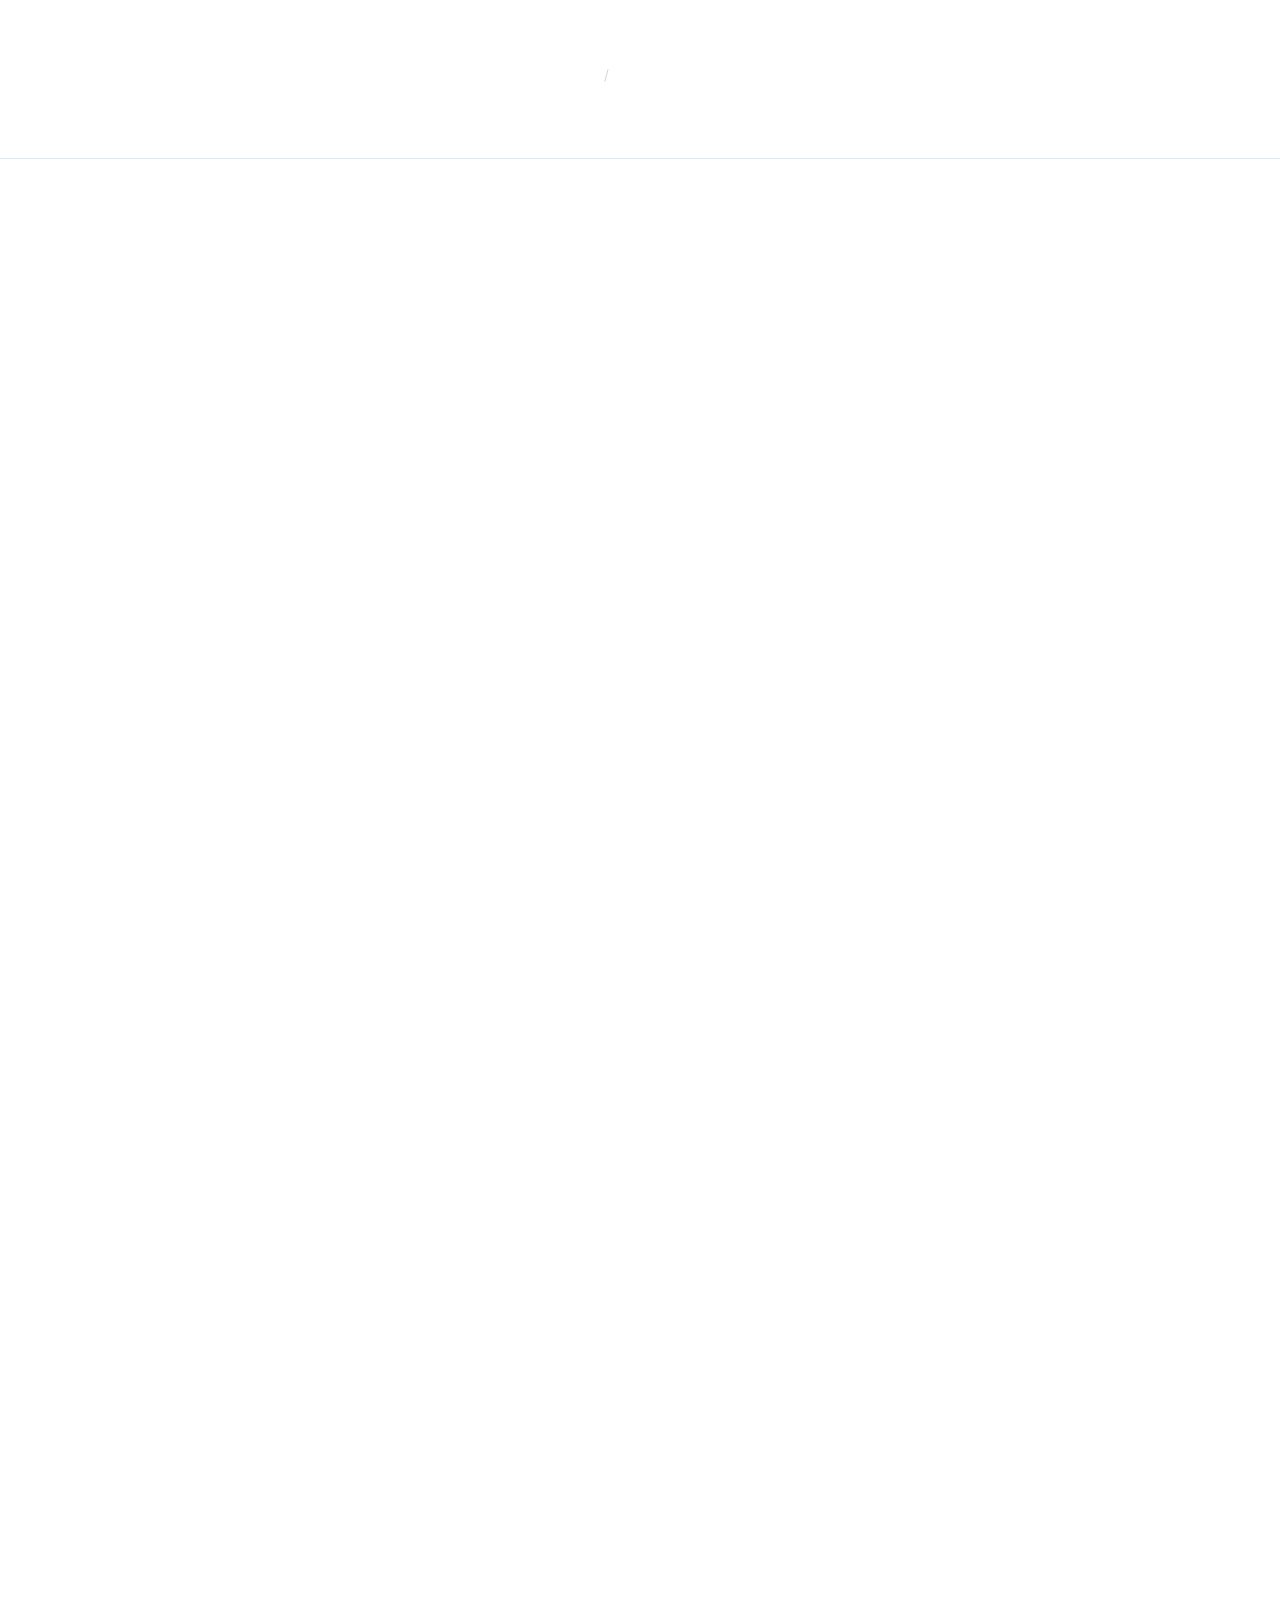
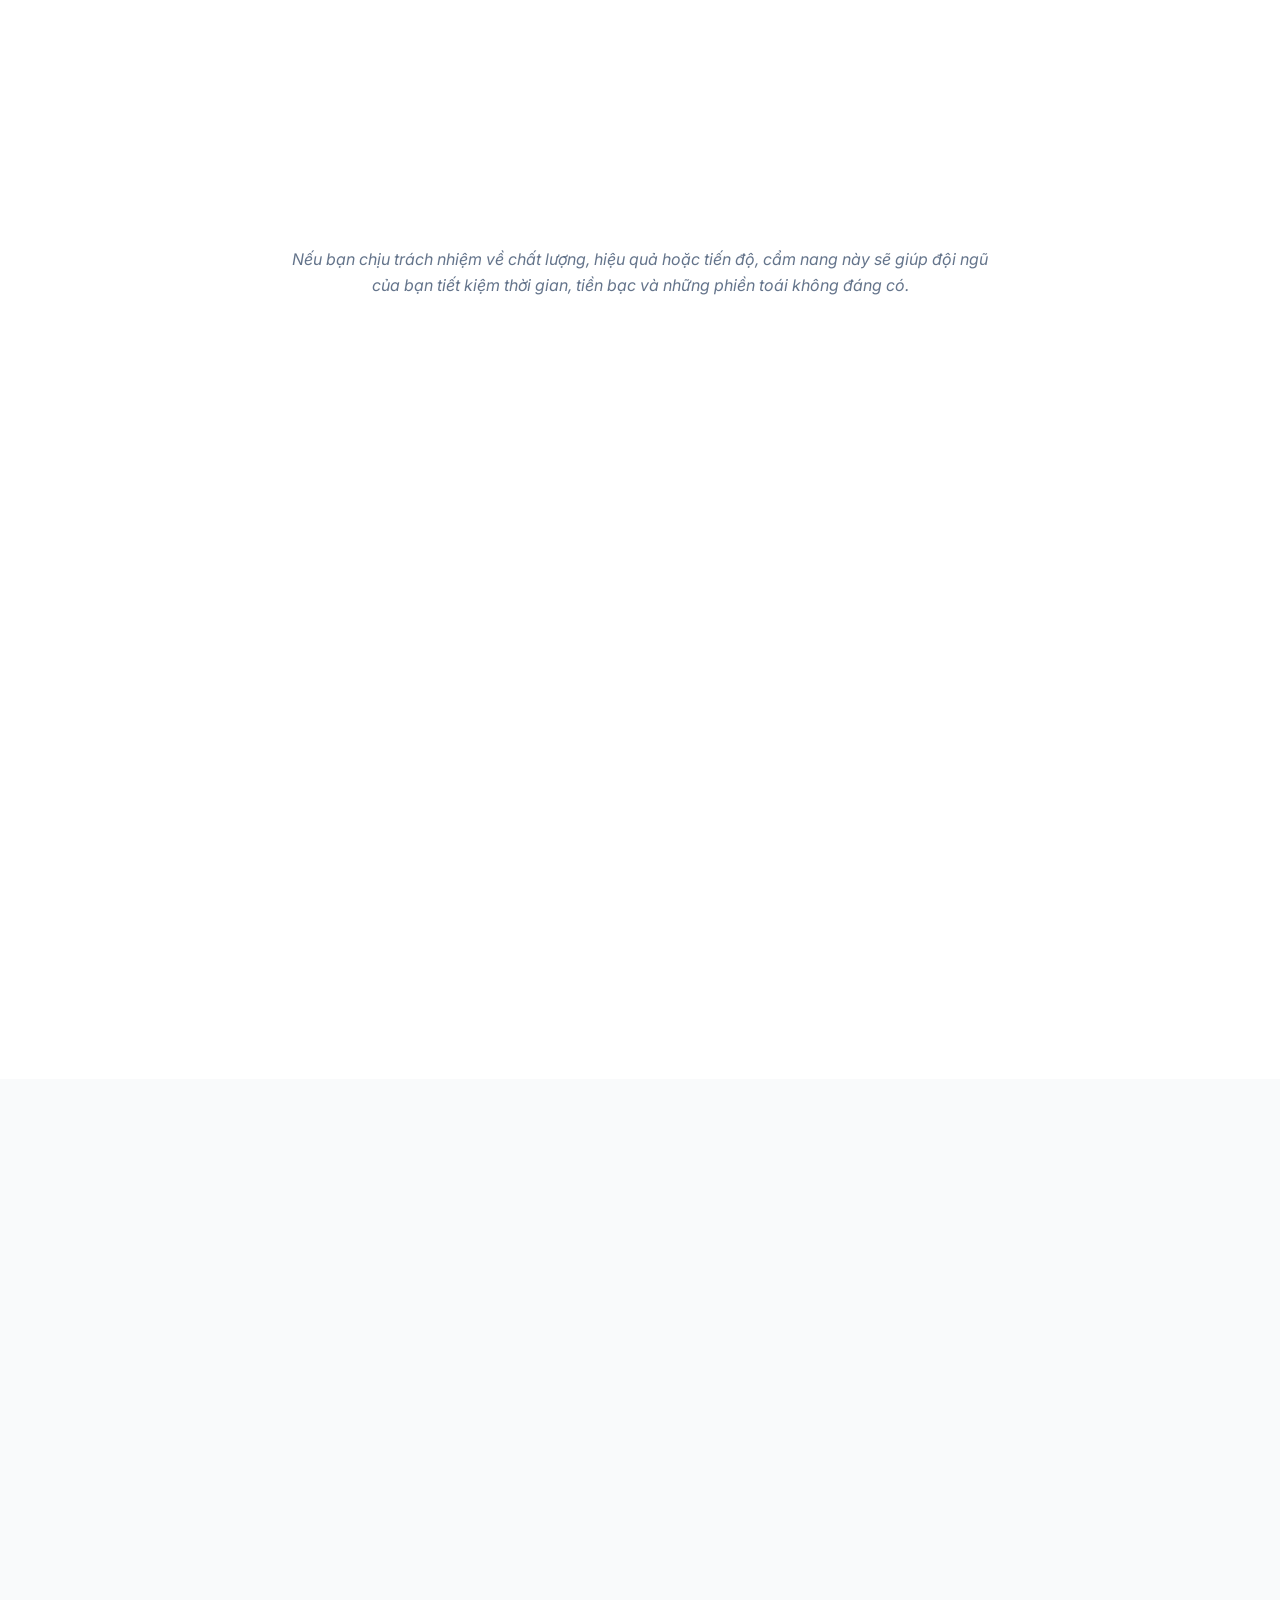
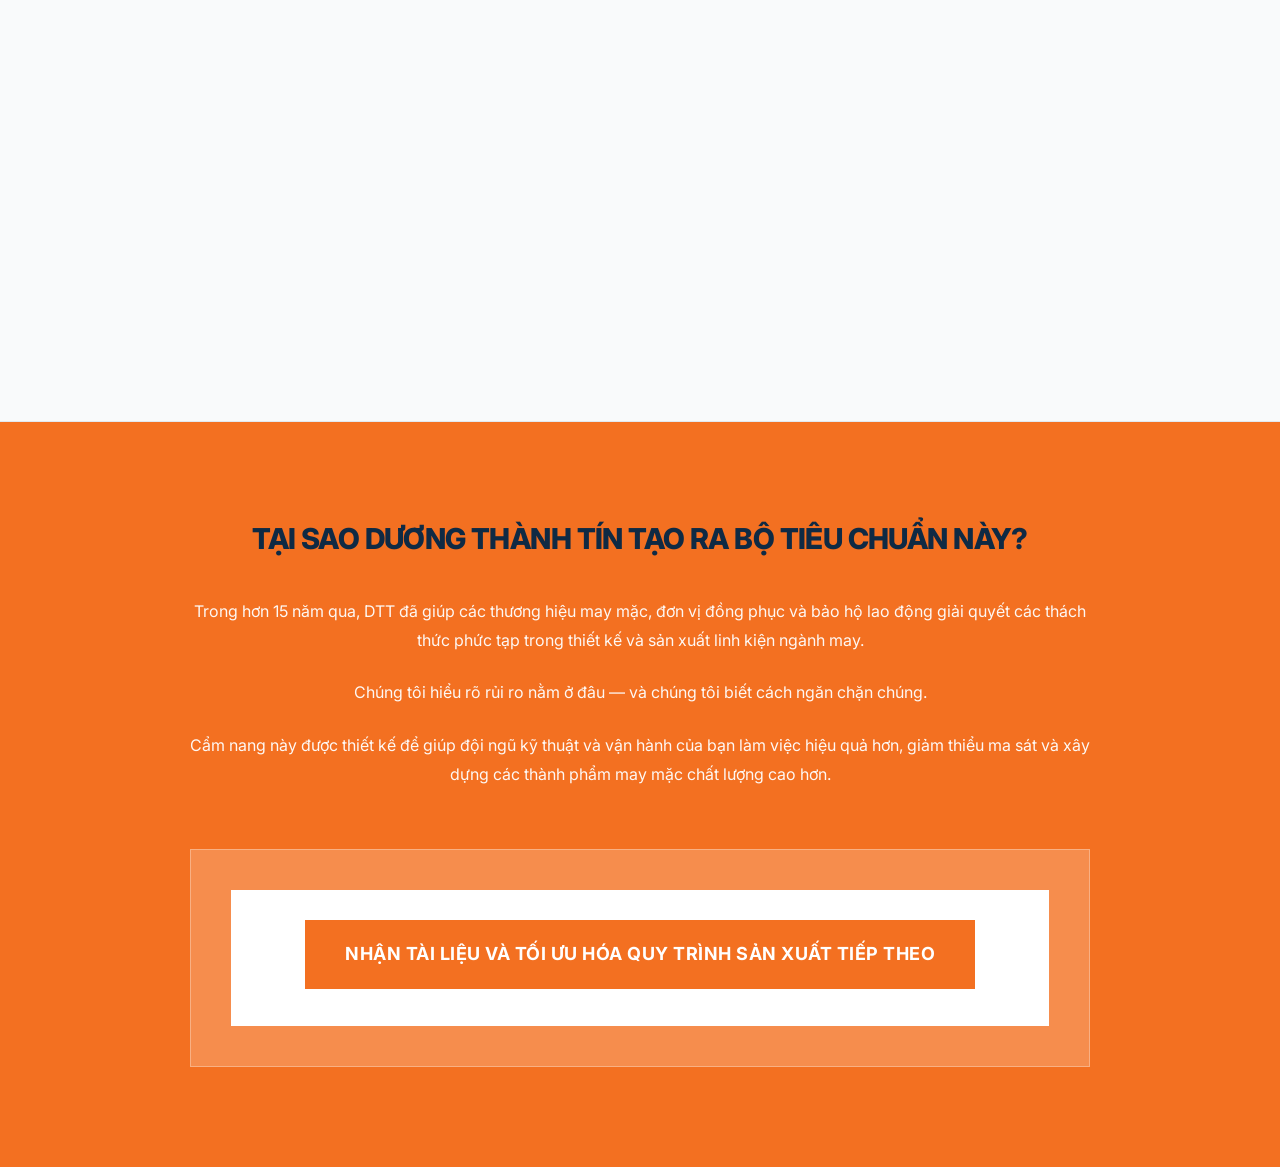
<file: handbook.html>
<!DOCTYPE html>
<html lang="vi">

<head>
    <meta charset="UTF-8">
    <meta name="viewport" content="width=device-width, initial-scale=1.0">
    <title>Tải Cẩm Nang Thu Mua Thực Chiến | Dương Thành Tín</title>
    <link rel="stylesheet" href="styles.css">
    <link rel="preconnect" href="https://fonts.googleapis.com">
    <link rel="preconnect" href="https://fonts.gstatic.com" crossorigin>
    <link href="https://fonts.googleapis.com/css2?family=Inter:wght@400;500;600;700;800&display=swap" rel="stylesheet">
</head>

<body>
    <!-- HEADER -->
    <div id="header-container"></div>

    <header class="news-header">
        <div class="container">
            <nav class="breadcrumb-b2b">
                <a href="index.html">Trang chủ</a> <span class="separator">/</span> <span class="active-page">Tải Cẩm
                    Nang B2B</span>
            </nav>
        </div>
    </header>

    <!-- IMPACT BANNER -->
    <section class="handbook-impact-banner reveal reveal-up">
        <div class="container handbook-impact-banner__content">
            <h2>Tối Ưu Hóa Chi Phí Sản Xuất: Cẩm Nang Thu Mua & Quản Trị Rủi Ro Đơn Hàng Gia Công</h2>
            <p>Giải pháp gia công FOB và cung ứng vải sỉ minh bạch bằng dữ liệu dành riêng cho Giám đốc Thu mua. Một
                tài liệu thực chiến giúp cắt giảm thời gian chết và tối ưu quy trình.</p>
            <a href="#handbookForm" class="btn btn--accent btn--lg">NHẬN TÀI LIỆU ĐỂ TỐI ƯU HÓA SẢN XUẤT</a>
        </div>
    </section>

    <!-- ACTIONABLE STRATEGIES GRID -->
    <section class="handbook-strategies bg-white">
        <div class="container">
            <div class="handbook-strategies__header reveal reveal-up">
                <h2>Actionable <span class="clr-accent">STRATEGIES</span></h2>
                <p>Khi linh kiện may mặc lỗi, sản xuất chậm lại... và chi phí tăng nhanh. Cẩm nang này bóc tách
                    những sai lầm phổ biến trong kỹ thuật và nguồn cung mà chúng tôi quan sát được tại các vận hành
                    OEM — và cách tránh chúng.</p>
                <p class="handbook-strategies__meta">Bên trong, các chuyên gia sản xuất của Dương Thành Tín chia sẻ
                    các
                    chiến lược thực thi cho:</p>
            </div>

            <div class="handbook-strategies__grid">
                <div class="strategy-card reveal reveal-up delay-100">
                    <img src="images/strategy-1.png" alt="Biểu đồ kiểm soát hao hụt định mức vải" loading="lazy">
                    <h3>Kiểm soát hao hụt & Định mức vải tối ưu</h3>
                </div>
                <div class="strategy-card reveal reveal-up delay-200">
                    <img src="images/strategy-2.png" alt="Quy trình triệt tiêu sai lệch kỹ thuật may" loading="lazy">
                    <h3>Triệt tiêu sai lệch form dáng và lỗi kỹ thuật</h3>
                </div>
                <div class="strategy-card reveal reveal-up delay-300">
                    <img src="images/strategy-3.png" alt="Hệ thống minh bạch tiến độ chuỗi cung ứng" loading="lazy">
                    <h3>Minh bạch tiến độ & Loại bỏ nút thắt chuỗi cung ứng</h3>
                </div>
                <div class="strategy-card reveal reveal-up delay-400">
                    <img src="images/strategy-4.png" alt="Thiết kế rập tối ưu cho sản xuất B2B" loading="lazy">
                    <h3>Đơn giản hóa thiết kế phức tạp mà không giảm hiệu năng</h3>
                </div>
                <div class="strategy-card reveal reveal-up delay-500">
                    <img src="images/strategy-5.png" alt="Giao tiếp hiệu quả giữa xưởng và thu mua" loading="lazy">
                    <h3>Cải thiện giao tiếp giữa Kỹ thuật, Mua hàng và Xưởng</h3>
                </div>
            </div>

            <p class="handbook-strategies__footer">Nếu bạn chịu trách nhiệm về chất lượng, hiệu quả hoặc tiến độ,
                cẩm nang này sẽ giúp đội ngũ của bạn tiết kiệm thời gian, tiền bạc và những phiền toái không đáng
                có.</p>
        </div>
    </section>

    <!-- WHAT YOU WILL LEARN -->
    <section class="handbook-learning reveal reveal-up">
        <div class="handbook-learning__inner">
            <div class="handbook-learning__content reveal reveal-left">
                <h2>Bạn sẽ học được:</h2>
                <ul class="learning-list">
                    <li>
                        <svg width="24" height="24" viewBox="0 0 24 24" fill="none" stroke="currentColor"
                            stroke-width="2">
                            <polyline points="20 6 9 17 4 12"></polyline>
                        </svg>
                        Nhận diện các lựa chọn thiết kế ảnh hưởng đến khả năng sản xuất đại trà.
                    </li>
                    <li>
                        <svg width="24" height="24" viewBox="0 0 24 24" fill="none" stroke="currentColor"
                            stroke-width="2">
                            <polyline points="20 6 9 17 4 12"></polyline>
                        </svg>
                        Tránh các sai lầm hàng đầu dẫn đến việc phải sửa hàng (rework) hàng loạt.
                    </li>
                    <li>
                        <svg width="24" height="24" viewBox="0 0 24 24" fill="none" stroke="currentColor"
                            stroke-width="2">
                            <polyline points="20 6 9 17 4 12"></polyline>
                        </svg>
                        Quyết định khi nào nên gia công CMPT hay mua trọn gói FOB.
                    </li>
                    <li>
                        <svg width="24" height="24" viewBox="0 0 24 24" fill="none" stroke="currentColor"
                            stroke-width="2">
                            <polyline points="20 6 9 17 4 12"></polyline>
                        </svg>
                        Cách chọn đối tác may mặc tin cậy cho chiến lược dài hạn.
                    </li>
                    <li>
                        <svg width="24" height="24" viewBox="0 0 24 24" fill="none" stroke="currentColor"
                            stroke-width="2">
                            <polyline points="20 6 9 17 4 12"></polyline>
                        </svg>
                        Xây dựng bảng thông số kỹ thuật (Tech-pack) minh bạch, không gây hiểu lầm.
                    </li>
                    <li>
                        <svg width="24" height="24" viewBox="0 0 24 24" fill="none" stroke="currentColor"
                            stroke-width="2">
                            <polyline points="20 6 9 17 4 12"></polyline>
                        </svg>
                        Tối ưu lộ trình từ mẫu đầu chuyền đến sản xuất hàng loạt.
                    </li>
                </ul>
            </div>
            <div class="handbook-learning__visual reveal reveal-right">
                <img src="images/learning-tech.png" alt="Industrial Technology">
            </div>
        </div>
    </section>

    <section class="handbook-hero">
        <div class="container handbook-hero__inner">
            <div class="handbook-hero__visual reveal reveal-scale">
                <div class="handbook-mockup">
                    <span class="handbook-mockup__badge">FREE PDF</span>
                    <img src="images/handbook-mockup.png" alt="Cẩm Nang Thu Mua Thực Chiến">
                </div>
            </div>

            <div class="handbook-hero__content reveal reveal-up">
                <div class="handbook-hero__header">
                    <span class="eyebrow">ĐĂNG KÝ NHẬN TÀI LIỆU MIỄN PHÍ</span>
                    <h1>ĐĂNG KÝ NHẬN TÀI LIỆU MIỄN PHÍ</h1>
                    <p class="subtext">(Vui lòng điền thông tin để nhận tài liệu thực chiến dành riêng cho Giám đốc
                        Thu mua)</p>
                </div>

                <form class="b2b-form" id="handbookForm">
                    <div class="form-group">
                        <label for="fullName">Họ và Tên</label>
                        <input type="text" id="fullName" name="fullName" placeholder="VD: Nguyễn Văn A" required>
                    </div>
                    <div class="form-group">
                        <label for="workEmail">Email Công việc</label>
                        <input type="email" id="workEmail" name="workEmail" placeholder="email@congty.com" required>
                    </div>
                    <div class="form-group">
                        <label for="companyName">Tên Doanh nghiệp</label>
                        <input type="text" id="companyName" name="companyName" placeholder="Tên công ty của bạn"
                            required>
                    </div>
                    <div class="form-group">
                        <label for="phone">Số điện thoại</label>
                        <input type="tel" id="phone" name="phone" placeholder="09xx xxx xxx" required>
                    </div>
                    <div class="form-group">
                        <label for="productionNeed">Nhu cầu sản xuất</label>
                        <textarea id="productionNeed" name="productionNeed" rows="3"
                            placeholder="Chia sẻ thêm về nhu cầu của bạn..."></textarea>
                    </div>

                    <div class="form-actions">
                        <button type="submit" class="btn btn--accent btn--full">
                            NHẬN TÀI LIỆU NGAY
                            <svg width="20" height="20" viewBox="0 0 24 24" fill="none" stroke="currentColor"
                                stroke-width="2">
                                <path d="M21 15v4a2 2 0 01-2 2H5a2 2 0 01-2-2v4a2 2 0 012-2h14"></path>
                                <polyline points="7 10 12 15 17 10"></polyline>
                                <line x1="12" y1="15" x2="12" y2="3"></line>
                            </svg>
                        </button>
                        <p class="micro-note">Tài liệu gửi qua email trong vài phút.</p>
                    </div>
                </form>
            </div>
        </div>
    </section>

    <!-- WHY THIS STANDARD? SECTION -->
    <section class="handbook-why">
        <div class="container">
            <div class="handbook-why__content">
                <h2>Tại sao Dương Thành Tín tạo ra bộ tiêu chuẩn này?</h2>
                <p>Trong hơn 15 năm qua, DTT đã giúp các thương hiệu may mặc, đơn vị đồng phục và bảo hộ lao động
                    giải quyết các thách thức phức tạp trong thiết kế và sản xuất linh kiện ngành may.</p>
                <p>Chúng tôi hiểu rõ rủi ro nằm ở đâu — và chúng tôi biết cách ngăn chặn chúng.</p>
                <p>Cẩm nang này được thiết kế để giúp đội ngũ kỹ thuật và vận hành của bạn làm việc hiệu quả hơn,
                    giảm thiểu ma sát và xây dựng các thành phẩm may mặc chất lượng cao hơn.</p>

                <div class="handbook-why__cta-box">
                    <div class="inner">
                        <a href="#handbookForm" class="btn btn--accent">NHẬN TÀI LIỆU VÀ TỐI ƯU HÓA QUY TRÌNH SẢN
                            XUẤT TIẾP THEO</a>
                    </div>
                </div>
            </div>
        </div>
    </section>
    </main>

    <!-- FOOTER -->
    <div id="footer-container"></div>

    <script src="script.js?v=1773746252487"></script>
</body>

</html>
</file>
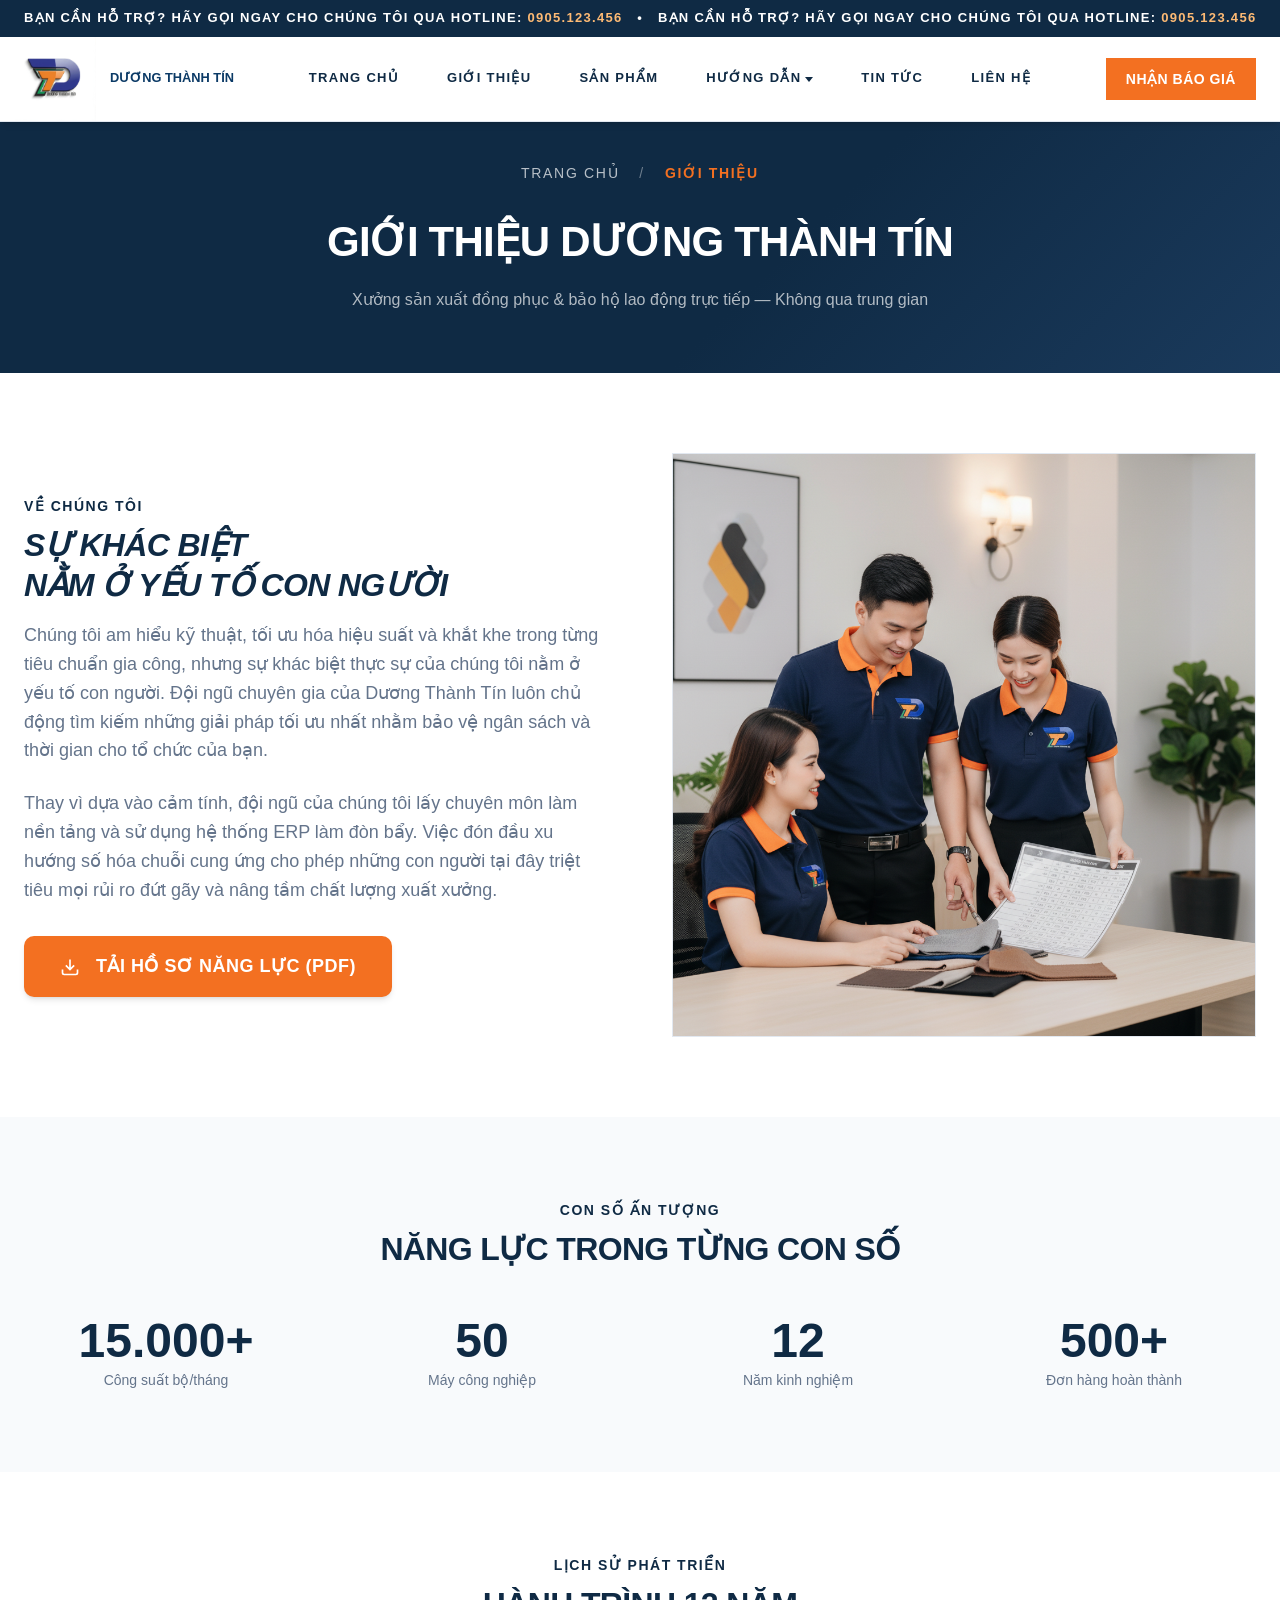
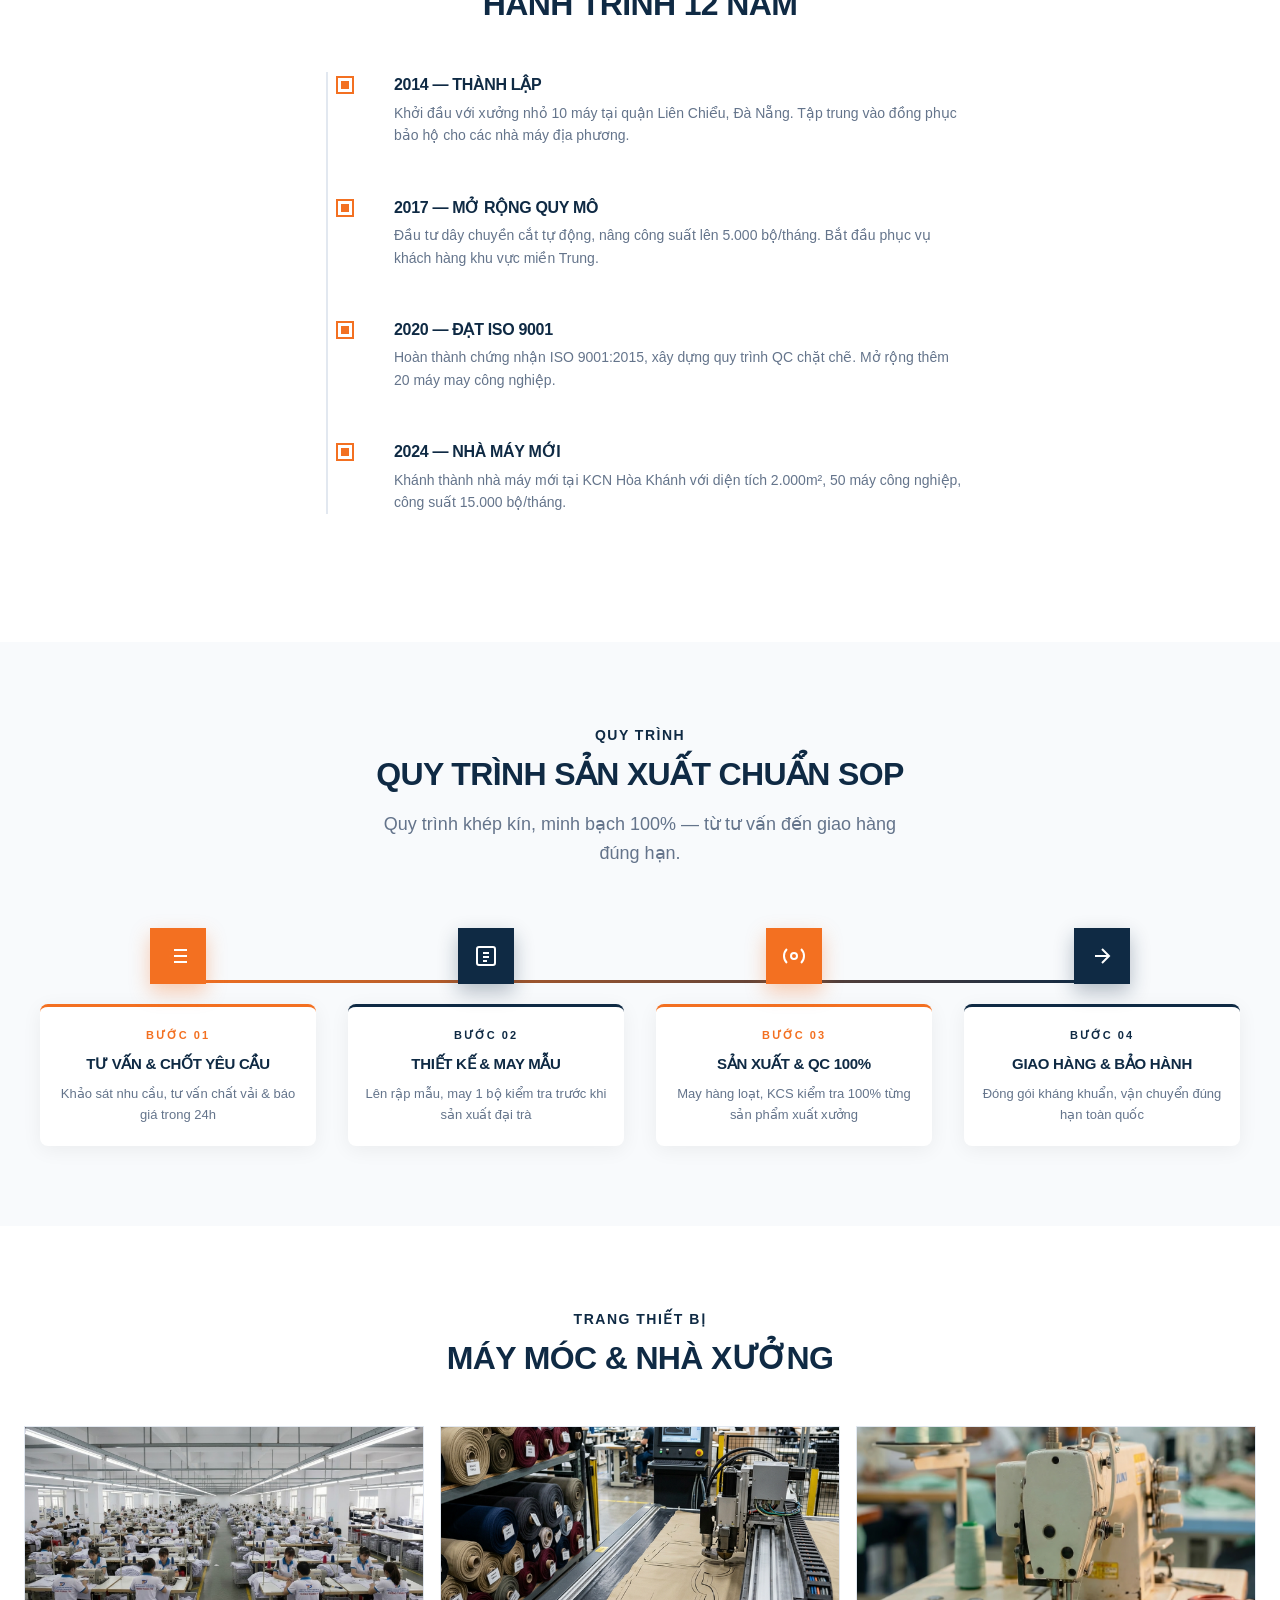
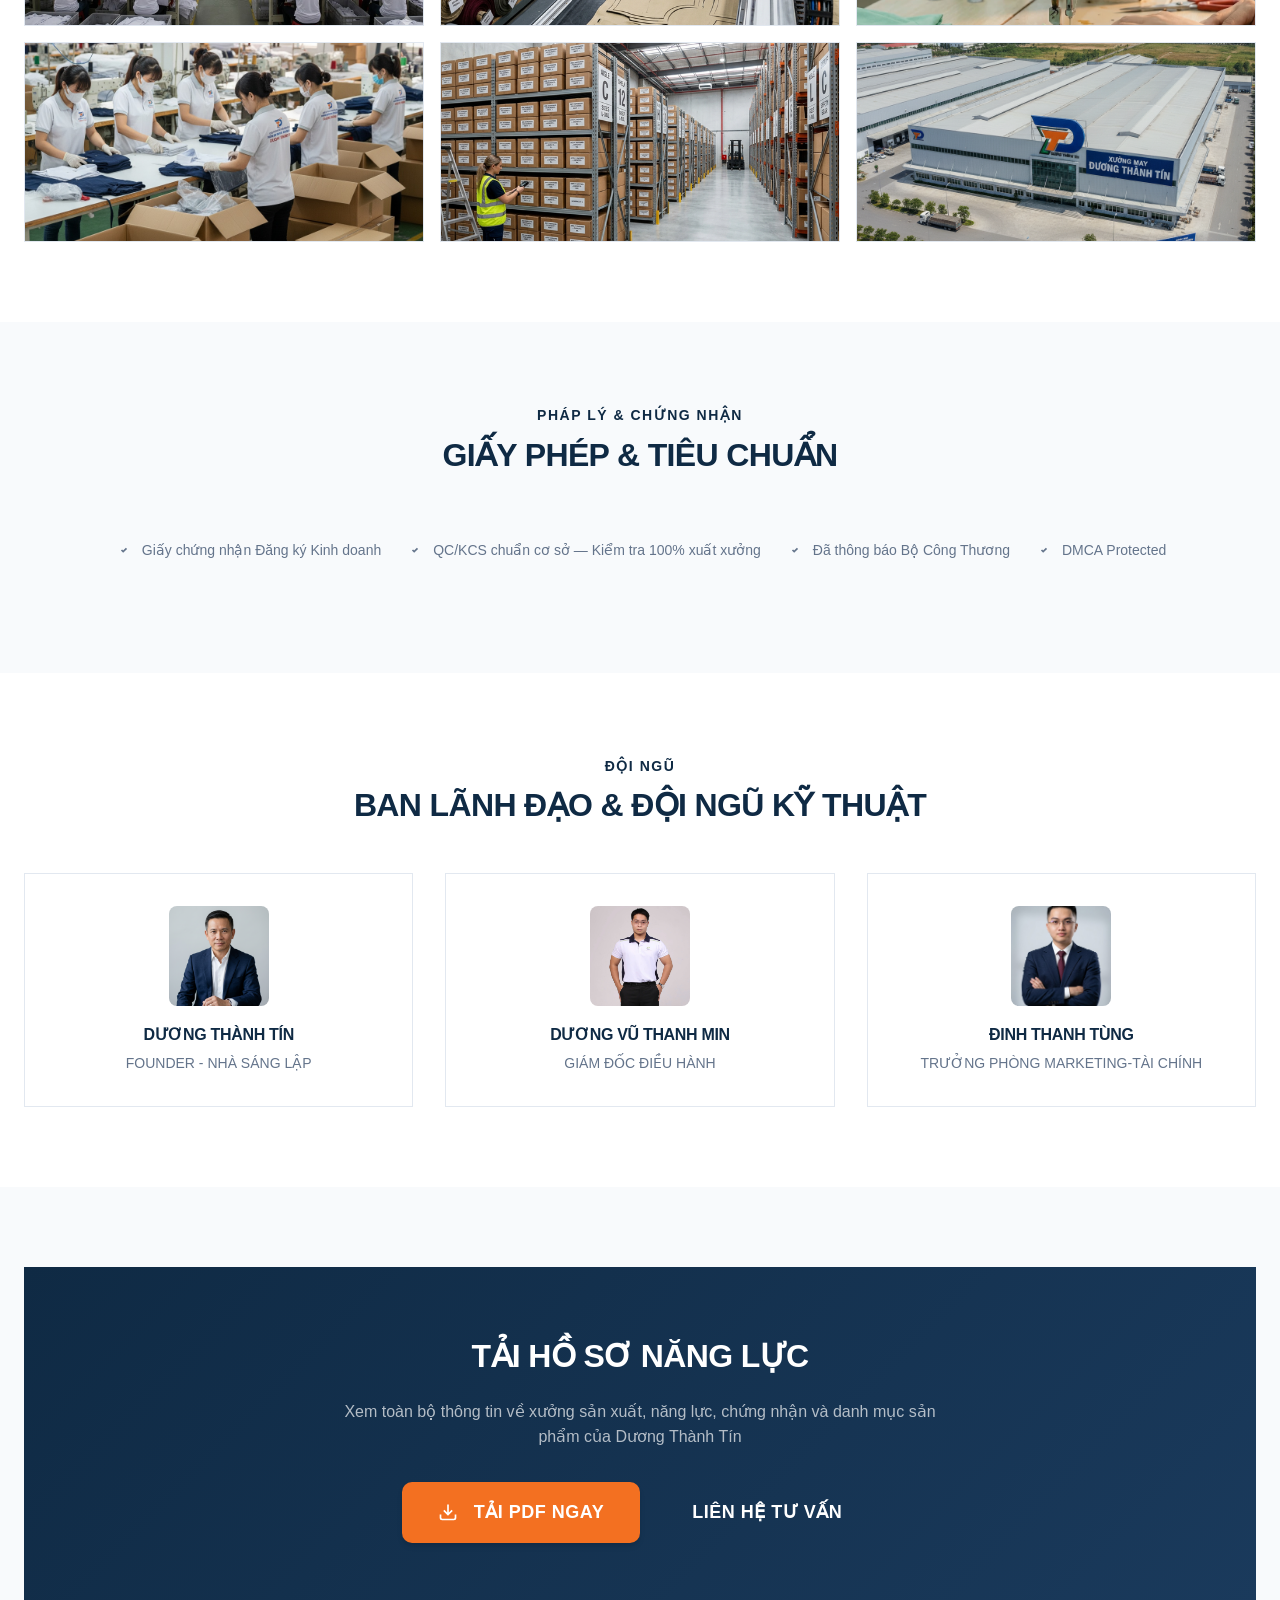
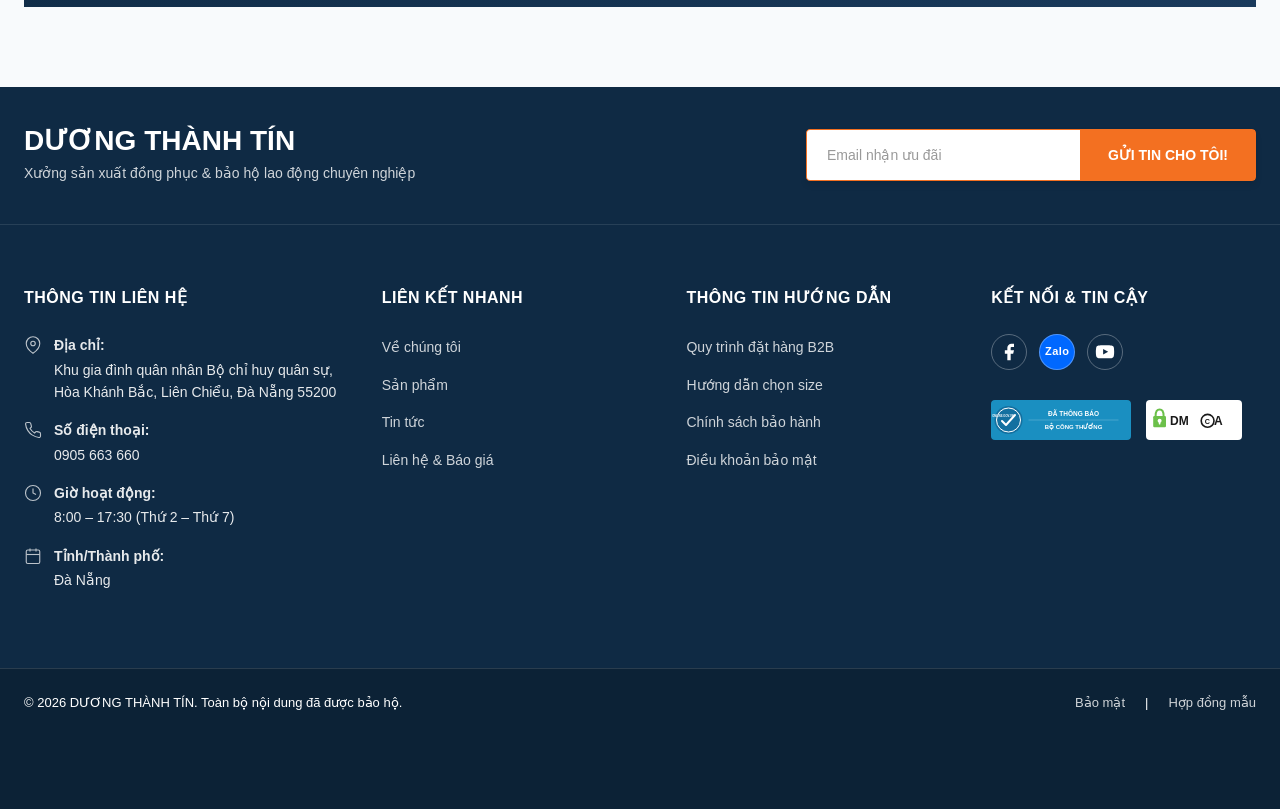
<file: profile.html>
<!DOCTYPE html>
<html lang="vi"><head>
    <meta charset="UTF-8">
    <meta name="viewport" content="width=device-width, initial-scale=1.0">
    <title>Giới Thiệu | Dương Thành Tín — Xưởng Đồng Phục &amp; Bảo Hộ</title>
    <meta name="description" content="Giới thiệu Dương Thành Tín — 12+ năm sản xuất đồng phục &amp; bảo hộ lao động. Năng lực 15.000+ sản phẩm/tháng, quy trình SOP chuẩn ISO, đối tác FDI tin cậy.">
    <link rel="stylesheet" href="styles.css">
</head>

<body class="">
    <!-- HEADER -->
    <header class="header header--scrolled" id="header">
    <!-- Scrolling Top Bar -->
    <div class="topbar topbar--marquee" style="background-color: var(--clr-primary); color: white; padding: 8px 0; font-size: 13px; position: relative;">
        <div class="container" style="display: flex; align-items: center; overflow: hidden; position: relative;">
            <div class="topbar__left" style="flex-grow: 1; overflow: hidden; position: relative;">
                <div class="topbar__marquee-track" style="font-weight: 700;">
                    BẠN CẦN HỖ TRỢ? HÃY GỌI NGAY CHO CHÚNG TÔI QUA HOTLINE: <a href="tel:0905123456" style="color: var(--clr-accent-light); border: none;">0905.123.456</a> &nbsp;&nbsp;•&nbsp;&nbsp;
                    BẠN CẦN HỖ TRỢ? HÃY GỌI NGAY CHO CHÚNG TÔI QUA HOTLINE: <a href="tel:0905123456" style="color: var(--clr-accent-light); border: none;">0905.123.456</a> &nbsp;&nbsp;•&nbsp;&nbsp;
                    BẠN CẦN HỖ TRỢ? HÃY GỌI NGAY CHO CHÚNG TÔI QUA HOTLINE: <a href="tel:0905123456" style="color: var(--clr-accent-light); border: none;">0905.123.456</a> &nbsp;&nbsp;•&nbsp;&nbsp;
                    BẠN CẦN HỖ TRỢ? HÃY GỌI NGAY CHO CHÚNG TÔI QUA HOTLINE: <a href="tel:0905123456" style="color: var(--clr-accent-light); border: none;">0905.123.456</a>
                </div>
            </div>
        </div>
    </div>
    <!-- Main nav -->
    <div class="navbar">
        <div class="container navbar__inner">
            <a href="index.html" class="navbar__logo">
                <div class="navbar__logo-icon" style="background: transparent; width: 60px; height: 60px; display: flex; align-items: center; justify-content: center; margin-right: 10px;">
                    <img src="images/logo-new.png" alt="Logo" style="width: 100%; height: 100%; object-fit: contain; transform: scale(1.4);">
                </div>
                <div class="navbar__logo-text">
                    <span style="color: #0B3A66; font-weight: 800; font-size: 0.8rem;">DƯƠNG THÀNH TÍN</span>
                </div>
            </a>

<style>
/* ===== HƯỚNG DẪN DROPDOWN ===== */
.navbar__nav .nav-dropdown {
    position: relative;
}
.navbar__nav .nav-dropdown > a {
    display: flex;
    align-items: center;
    gap: 4px;
}
.navbar__nav .nav-dropdown > a::after {
    content: '';
    width: 0; height: 0;
    border-left: 4px solid transparent;
    border-right: 4px solid transparent;
    border-top: 5px solid currentColor;
    transition: transform 0.2s;
    margin-top: 1px;
}
.navbar__nav .nav-dropdown:hover > a::after {
    transform: rotate(180deg);
}
.dropdown-menu {
    display: none;
    position: absolute;
    top: calc(100% + 8px);
    left: 50%;
    transform: translateX(-50%);
    min-width: 240px;
    background: white;
    border-radius: 8px;
    box-shadow: 0 12px 32px rgba(0,0,0,0.14);
    z-index: 1000;
    overflow: hidden;
    border-top: 3px solid #F37021;
}
.navbar__nav .nav-dropdown:hover .dropdown-menu {
    display: block;
    animation: dropIn 0.18s ease;
}
@keyframes dropIn {
    from { opacity: 0; transform: translateX(-50%) translateY(-6px); }
    to   { opacity: 1; transform: translateX(-50%) translateY(0); }
}
.dropdown-menu a {
    display: flex;
    align-items: center;
    gap: 10px;
    padding: 12px 18px;
    font-size: 14px;
    color: #333 !important;
    text-decoration: none;
    border-bottom: 1px solid #f5f5f5;
    transition: background 0.15s, color 0.15s;
    font-weight: 500 !important;
}
.dropdown-menu a:last-child { border-bottom: none; }
.dropdown-menu a:hover { background: #fff8f5; color: #F37021 !important; }
.dropdown-menu .dm-icon {
    width: 32px; height: 32px;
    background: rgba(243,112,33,0.1);
    border-radius: 6px;
    display: flex; align-items: center; justify-content: center;
    flex-shrink: 0;
}
.dropdown-menu .dm-icon svg { color: #F37021; }
.dropdown-menu .dm-text { display: flex; flex-direction: column; gap: 2px; }
.dropdown-menu .dm-title { font-size: 13.5px; font-weight: 700; color: #0F2A44; }
.dropdown-menu a:hover .dm-title { color: #F37021; }
.dropdown-menu .dm-sub { font-size: 11px; color: #aaa; font-weight: 400; }
</style>

            <nav class="navbar__nav" id="mainNav">
                <a href="index.html">Trang Chủ</a>
                <a href="profile.html">Giới thiệu</a>
                <a href="category.html">Sản phẩm</a>
                <div class="nav-dropdown">
                    <a href="#">Hướng dẫn</a>
                    <div class="dropdown-menu">
                        <a href="guide-order.html">
                            <span class="dm-icon"><svg width="16" height="16" viewBox="0 0 24 24" fill="none" stroke="currentColor" stroke-width="2"><path d="M9 14l-4-4 4-4M5 10h14"></path></svg></span>
                            <span class="dm-text">
                                <span class="dm-title">Hướng dẫn đặt hàng</span>
                                <span class="dm-sub">Quy trình đặt may từ A–Z</span>
                            </span>
                        </a>
                        <a href="handbook.html">
                            <span class="dm-icon"><svg width="16" height="16" viewBox="0 0 24 24" fill="none" stroke="currentColor" stroke-width="2"><rect x="2" y="3" width="20" height="14" rx="2"></rect><path d="M8 21h8M12 17v4"></path></svg></span>
                            <span class="dm-text">
                                <span class="dm-title">Hướng dẫn bộ phận thu mua</span>
                                <span class="dm-sub">Tài liệu cho phòng mua hàng</span>
                            </span>
                        </a>
                        <a href="guide-size.html">
                            <span class="dm-icon"><svg width="16" height="16" viewBox="0 0 24 24" fill="none" stroke="currentColor" stroke-width="2"><path d="M3 3h18v18H3zM9 3v18M15 3v18"></path></svg></span>
                            <span class="dm-text">
                                <span class="dm-title">Hướng dẫn chọn size</span>
                                <span class="dm-sub">Bảng size chuẩn theo từng dòng sản phẩm</span>
                            </span>
                        </a>
                    </div>
                </div>
                <a href="blog.html">Tin Tức</a>
                <a href="contact.html">Liên Hệ</a>
            </nav>


            <div class="navbar__actions">
                <!-- Hotline -->
                <!-- <a href="tel:0905123456" class="navbar__hotline" data-track="click_hotline">
                    <svg viewBox="0 0 24 24" width="16" height="16" fill="none" stroke="currentColor" stroke-width="2">
                        <path
                            d="M22 16.92v3a2 2 0 01-2.18 2 19.79 19.79 0 01-8.63-3.07 19.5 19.5 0 01-6-6A19.79 19.79 0 012.12 4.18 2 2 0 014.11 2h3a2 2 0 012 1.72c.127.96.361 1.903.7 2.81a2 2 0 01-.45 2.11L8.09 9.91a16 16 0 006 6l1.27-1.27a2 2 0 012.11-.45c.907.339 1.85.573 2.81.7A2 2 0 0122 16.92z" />
                    </svg>
                    <span>Hotline: 0905.123.456</span>
                </a> -->

                <!-- Search toggle -->
                <!-- <button class="navbar__search-btn" id="searchToggle" aria-label="Tìm kiếm">
                    <svg viewBox="0 0 24 24" width="18" height="18" fill="none" stroke="currentColor" stroke-width="2">
                        <circle cx="11" cy="11" r="8" />
                        <line x1="21" y1="21" x2="16.65" y2="16.65" />
                    </svg>
                </button> -->

                <!-- CTA -->
                <a href="contact.html" class="btn btn--accent" data-track="cta_quote_header">Nhận báo giá</a>
                <button class="hamburger" id="hamburger" aria-label="Menu">
                    <span></span><span></span><span></span>
                </button>
            </div>
        </div>

        <!-- Search dropdown -->
        <div class="navbar__search" id="navSearch">
            <div class="container">
                <form class="navbar__search-form">
                    <input type="search" placeholder="Tìm sản phẩm, bài viết..." aria-label="Tìm kiếm">
                    <button type="submit">
                        <svg viewBox="0 0 24 24" width="18" height="18" fill="none" stroke="currentColor" stroke-width="2">
                            <circle cx="11" cy="11" r="8"></circle>
                            <line x1="21" y1="21" x2="16.65" y2="16.65"></line>
                        </svg>
                    </button>
                </form>
            </div>
        </div>
    </div>
</header>

    <!-- PAGE HERO -->
    <section class="page-hero visible" style="padding: 40px 0 60px; background: linear-gradient(135deg, #0F2A44 60%, #1a3a5c 100%);">
        <div class="container">
            <nav class="breadcrumb-b2b">
                <a href="index.html" style="color: rgba(255,255,255,0.7);">Trang chủ</a> <span class="separator" style="color: rgba(255,255,255,0.4);">/</span> <span class="active-page" style="color: #F37021;">Giới thiệu</span>
            </nav>
            <h1 style="color: #FFFFFF; font-family: 'Outfit', sans-serif; font-size: clamp(28px, 4vw, 42px); font-weight: 900; text-transform: uppercase; margin-top: 20px;">Giới thiệu Dương Thành Tín</h1>
            <p style="color: rgba(255,255,255,0.8); margin-top: 12px; font-size: 16px;">Xưởng sản xuất đồng phục &amp; bảo hộ lao động trực tiếp — Không qua trung gian</p>
        </div>
    </section>

    <!-- SECTION 1: GIỚI THIỆU TỔNG QUAN -->
    <section class="section reveal reveal-up visible">
        <div class="container">
            <div class="profile-intro-grid">
                <div>
                    <span class="section-label">Về chúng tôi</span>
                    <h2 class="section-title" style="font-style: italic;">SỰ KHÁC BIỆT<br>NẰM Ở YẾU TỐ CON NGƯỜI</h2>
                    <p class="section-subtitle" style="max-width: 100%; margin-bottom: var(--space-lg);">
                        Chúng tôi am hiểu kỹ thuật, tối ưu hóa hiệu suất và khắt khe trong từng tiêu chuẩn gia công,
                        nhưng sự khác biệt thực sự của chúng tôi nằm ở yếu tố con người. Đội ngũ chuyên gia của Dương
                        Thành Tín luôn chủ động tìm kiếm những giải pháp tối ưu nhất nhằm bảo vệ ngân sách và thời
                        gian cho tổ chức của bạn.
                    </p>
                    <p class="section-subtitle" style="max-width: 100%; margin-bottom: var(--space-xl);">
                        Thay vì dựa vào cảm tính, đội ngũ của chúng tôi lấy chuyên môn làm nền tảng và sử dụng hệ
                        thống ERP làm đòn bẩy. Việc đón đầu xu hướng số hóa chuỗi cung ứng cho phép những con người
                        tại đây triệt tiêu mọi rủi ro đứt gãy và nâng tầm chất lượng xuất xưởng.
                    </p>
                    <a href="files/ho-so-nang-luc-duong-thanh-tin.pdf" class="btn btn--primary btn--lg" download="">
                        <svg width="20" height="20" viewBox="0 0 24 24" fill="none" stroke="currentColor" stroke-width="2" style="margin-right: 8px; vertical-align: middle;">
                            <path d="M21 15v4a2 2 0 01-2 2H5a2 2 0 01-2-2v-4M7 10l5 5 5-5M12 15V3"></path>
                        </svg>
                        TẢI HỒ SƠ NĂNG LỰC (PDF)
                    </a>
                </div>
                <div class="profile-intro-image">
                    <img src="images/tu-van.png" alt="Đội ngũ Dương Thành Tín" loading="lazy">
                </div>
            </div>
        </div>
    </section>

    <!-- SECTION 2: CON SỐ ẤN TƯỢNG -->
    <section class="section section--alt visible">
        <div class="container">
            <div class="text-center">
                <span class="section-label">Con số ấn tượng</span>
                <h2 class="section-title">Năng lực trong từng con số</h2>
            </div>
            <div class="stats" style="margin-top: var(--space-2xl)">
                <div class="reveal reveal-up visible">
                    <div class="stat__number" data-counter="15000" data-suffix="+">15.000+</div>
                    <div class="stat__label">Công suất bộ/tháng</div>
                </div>
                <div class="reveal reveal-up delay-100 visible">
                    <div class="stat__number" data-counter="50">50</div>
                    <div class="stat__label">Máy công nghiệp</div>
                </div>
                <div class="reveal reveal-up delay-200 visible">
                    <div class="stat__number" data-counter="12">12</div>
                    <div class="stat__label">Năm kinh nghiệm</div>
                </div>
                <div class="reveal reveal-up delay-300 visible">
                    <div class="stat__number" data-counter="500" data-suffix="+">500+</div>
                    <div class="stat__label">Đơn hàng hoàn thành</div>
                </div>
            </div>
        </div>
    </section>

    <!-- SECTION 3: LỊCH SỬ PHÁT TRIỂN -->
    <section class="section visible">
        <div class="container" style="max-width: 700px">
            <div class="text-center">
                <span class="section-label">Lịch sử phát triển</span>
                <h2 class="section-title">Hành trình 12 năm</h2>
            </div>
            <div class="history-timeline" style="margin-top: var(--space-2xl)">
                <div class="history-item">
                    <h4>2014 — Thành lập</h4>
                    <p>Khởi đầu với xưởng nhỏ 10 máy tại quận Liên Chiểu, Đà Nẵng. Tập trung vào đồng phục bảo hộ
                        cho các nhà máy địa phương.</p>
                </div>
                <div class="history-item">
                    <h4>2017 — Mở rộng quy mô</h4>
                    <p>Đầu tư dây chuyền cắt tự động, nâng công suất lên 5.000 bộ/tháng. Bắt đầu phục vụ khách hàng
                        khu vực miền Trung.</p>
                </div>
                <div class="history-item">
                    <h4>2020 — Đạt ISO 9001</h4>
                    <p>Hoàn thành chứng nhận ISO 9001:2015, xây dựng quy trình QC chặt chẽ. Mở rộng thêm 20 máy may
                        công nghiệp.</p>
                </div>
                <div class="history-item">
                    <h4>2024 — Nhà máy mới</h4>
                    <p>Khánh thành nhà máy mới tại KCN Hòa Khánh với diện tích 2.000m², 50 máy công nghiệp, công suất
                        15.000 bộ/tháng.</p>
                </div>
            </div>
        </div>
    </section>

    <!-- SECTION 4: QUY TRÌNH SOP (PREMIUM VISUAL) -->
    <section class="section section--alt visible" style="padding: 80px 0;">
        <div class="container">
            <div class="text-center" style="margin-bottom: 60px;">
                <span class="section-label">Quy trình</span>
                <h2 class="section-title">Quy trình sản xuất chuẩn SOP</h2>
                <p class="section-subtitle mx-auto" style="max-width: 520px;">Quy trình khép kín, minh bạch 100% — từ tư vấn đến giao hàng đúng hạn.</p>
            </div>

            <div style="display: grid; grid-template-columns: repeat(4, 1fr); gap: 0; position: relative;">
                <!-- Connector line -->
                <div style="position: absolute; top: 52px; left: calc(12.5%); right: calc(12.5%); height: 3px; background: linear-gradient(to right, #F37021, #0F2A44); z-index: 0;"></div>

                <!-- Step 1 -->
                <div style="text-align: center; padding: 0 16px; position: relative; z-index: 1;">
                    <div style="width: 56px; height: 56px; background: #F37021; border-radius: 0; display: inline-flex; align-items: center; justify-content: center; margin-bottom: 20px; box-shadow: 0 8px 20px rgba(243,112,33,0.35);">
                        <svg viewBox="0 0 24 24" width="24" height="24" fill="none" stroke="white" stroke-width="2"><path d="M8 6h13M8 12h13M8 18h13M3 6h.01M3 12h.01M3 18h.01"></path></svg>
                    </div>
                    <div style="background: white; border-radius: 8px; padding: 20px 16px; box-shadow: 0 4px 20px rgba(0,0,0,0.06); border-top: 3px solid #F37021; min-height: 130px;">
                        <div style="font-family: 'Outfit', sans-serif; font-size: 11px; font-weight: 700; color: #F37021; letter-spacing: 2px; text-transform: uppercase; margin-bottom: 8px;">Bước 01</div>
                        <h4 style="font-weight: 700; color: #0F2A44; margin-bottom: 8px; font-size: 15px;">Tư vấn &amp; chốt yêu cầu</h4>
                        <p style="color: #64748b; font-size: 13px; line-height: 1.6;">Khảo sát nhu cầu, tư vấn chất vải &amp; báo giá trong 24h</p>
                    </div>
                </div>

                <!-- Step 2 -->
                <div style="text-align: center; padding: 0 16px; position: relative; z-index: 1;">
                    <div style="width: 56px; height: 56px; background: #0F2A44; border-radius: 0; display: inline-flex; align-items: center; justify-content: center; margin-bottom: 20px; box-shadow: 0 8px 20px rgba(15,42,68,0.3);">
                        <svg viewBox="0 0 24 24" width="24" height="24" fill="none" stroke="white" stroke-width="2"><rect x="3" y="3" width="18" height="18" rx="2"></rect><path d="M9 9h6M9 13h6M9 17h4"></path></svg>
                    </div>
                    <div style="background: white; border-radius: 8px; padding: 20px 16px; box-shadow: 0 4px 20px rgba(0,0,0,0.06); border-top: 3px solid #0F2A44; min-height: 130px;">
                        <div style="font-family: 'Outfit', sans-serif; font-size: 11px; font-weight: 700; color: #0F2A44; letter-spacing: 2px; text-transform: uppercase; margin-bottom: 8px;">Bước 02</div>
                        <h4 style="font-weight: 700; color: #0F2A44; margin-bottom: 8px; font-size: 15px;">Thiết kế &amp; may mẫu</h4>
                        <p style="color: #64748b; font-size: 13px; line-height: 1.6;">Lên rập mẫu, may 1 bộ kiểm tra trước khi sản xuất đại trà</p>
                    </div>
                </div>

                <!-- Step 3 -->
                <div style="text-align: center; padding: 0 16px; position: relative; z-index: 1;">
                    <div style="width: 56px; height: 56px; background: #F37021; border-radius: 0; display: inline-flex; align-items: center; justify-content: center; margin-bottom: 20px; box-shadow: 0 8px 20px rgba(243,112,33,0.35);">
                        <svg viewBox="0 0 24 24" width="24" height="24" fill="none" stroke="white" stroke-width="2"><circle cx="12" cy="12" r="3"></circle><path d="M19.07 4.93a10 10 0 010 14.14"></path><path d="M4.93 4.93a10 10 0 000 14.14"></path></svg>
                    </div>
                    <div style="background: white; border-radius: 8px; padding: 20px 16px; box-shadow: 0 4px 20px rgba(0,0,0,0.06); border-top: 3px solid #F37021; min-height: 130px;">
                        <div style="font-family: 'Outfit', sans-serif; font-size: 11px; font-weight: 700; color: #F37021; letter-spacing: 2px; text-transform: uppercase; margin-bottom: 8px;">Bước 03</div>
                        <h4 style="font-weight: 700; color: #0F2A44; margin-bottom: 8px; font-size: 15px;">Sản xuất &amp; QC 100%</h4>
                        <p style="color: #64748b; font-size: 13px; line-height: 1.6;">May hàng loạt, KCS kiểm tra 100% từng sản phẩm xuất xưởng</p>
                    </div>
                </div>

                <!-- Step 4 -->
                <div style="text-align: center; padding: 0 16px; position: relative; z-index: 1;">
                    <div style="width: 56px; height: 56px; background: #0F2A44; border-radius: 0; display: inline-flex; align-items: center; justify-content: center; margin-bottom: 20px; box-shadow: 0 8px 20px rgba(15,42,68,0.3);">
                        <svg viewBox="0 0 24 24" width="24" height="24" fill="none" stroke="white" stroke-width="2"><path d="M5 12h14M12 5l7 7-7 7"></path></svg>
                    </div>
                    <div style="background: white; border-radius: 8px; padding: 20px 16px; box-shadow: 0 4px 20px rgba(0,0,0,0.06); border-top: 3px solid #0F2A44; min-height: 130px;">
                        <div style="font-family: 'Outfit', sans-serif; font-size: 11px; font-weight: 700; color: #0F2A44; letter-spacing: 2px; text-transform: uppercase; margin-bottom: 8px;">Bước 04</div>
                        <h4 style="font-weight: 700; color: #0F2A44; margin-bottom: 8px; font-size: 15px;">Giao hàng &amp; bảo hành</h4>
                        <p style="color: #64748b; font-size: 13px; line-height: 1.6;">Đóng gói kháng khuẩn, vận chuyển đúng hạn toàn quốc</p>
                    </div>
                </div>
            </div>
        </div>
    </section>

    <!-- SECTION 5: MÁY MÓC & NHÀ XƯỞNG -->
    <section class="section visible">
        <div class="container">
            <div class="text-center">
                <span class="section-label">Trang thiết bị</span>
                <h2 class="section-title">Máy móc &amp; nhà xưởng</h2>
            </div>
            <div class="gallery-grid" style="margin-top: var(--space-2xl)">
                <div class="gallery-grid__item"><img src="images/xuong-may.jpg" alt="Dây chuyền may công nghiệp" loading="lazy"></div>
                <div class="gallery-grid__item"><img src="images/factory-2.png" alt="Máy cắt vải tự động CNC" loading="lazy"></div>
                <div class="gallery-grid__item"><img src="images/aicomplex-1773803617868.png" alt="Kiểm tra chất lượng QC" loading="lazy"></div>
                <div class="gallery-grid__item"><img src="images/2188954d-6934-49cd-8014-84dde1326752.jpeg" alt="Máy may 2 kim công nghiệp" loading="lazy"></div>
                <div class="gallery-grid__item"><img src="images/factory-4.png" alt="Kho hàng thành phẩm" loading="lazy"></div>
                <div class="gallery-grid__item"><img src="images/8FITN6Cqw1Q8CFU_BM94i2.png" alt="Toàn cảnh nhà máy" loading="lazy"></div>
            </div>
        </div>
    </section>

    <!-- SECTION 6: PHÁP LÝ & CHỨNG NHẬN -->
    <section class="section section--alt visible">
        <div class="container">
            <div class="text-center">
                <span class="section-label">Pháp lý &amp; chứng nhận</span>
                <h2 class="section-title">Giấy phép &amp; tiêu chuẩn</h2>
            </div>
            <div class="legal-strip" style="margin-top: var(--space-xl)">
                <div class="legal-strip__item">
                    <svg viewBox="0 0 24 24"><path d="M9 12l2 2 4-4" fill="none" stroke="currentColor" stroke-width="2"></path></svg>
                    Giấy chứng nhận Đăng ký Kinh doanh
                </div>
                <div class="legal-strip__item">
                    <svg viewBox="0 0 24 24"><path d="M9 12l2 2 4-4" fill="none" stroke="currentColor" stroke-width="2"></path></svg>
                    QC/KCS chuẩn cơ sở — Kiểm tra 100% xuất xưởng
                </div>
                <div class="legal-strip__item">
                    <svg viewBox="0 0 24 24"><path d="M9 12l2 2 4-4" fill="none" stroke="currentColor" stroke-width="2"></path></svg>
                    Đã thông báo Bộ Công Thương
                </div>
                <div class="legal-strip__item">
                    <svg viewBox="0 0 24 24"><path d="M9 12l2 2 4-4" fill="none" stroke="currentColor" stroke-width="2"></path></svg>
                    DMCA Protected
                </div>
            </div>
        </div>
    </section>

    <!-- SECTION 7: BAN LÃNH ĐẠO & ĐỘI NGŨ -->
    <section class="section visible">
        <div class="container">
            <div class="text-center">
                <span class="section-label">Đội ngũ</span>
                <h2 class="section-title">Ban lãnh đạo &amp; đội ngũ kỹ thuật</h2>
            </div>
            <div class="grid-3" style="margin-top: var(--space-2xl)">
                <div class="team-card">
                    <div class="team-card__avatar" style="padding: 0; overflow: hidden; border-radius: 8px;">
                        <img src="images/team-director.png" alt="Giám đốc Nguyễn Văn Minh" style="width: 100%; height: 100%; object-fit: cover;">
                    </div>
                    <h4>DƯƠNG THÀNH TÍN</h4>
                    <p>FOUNDER - NHÀ SÁNG LẬP</p>
                </div>
                <div class="team-card">
                    <div class="team-card__avatar" style="padding: 0; overflow: hidden; border-radius: 8px;">
                        <img src="images/784bc228-5592-4b5f-9b28-cb1cbd21a896.jpeg" alt="Trưởng phòng Kỹ thuật Trần Thị Hương" style="width: 100%; height: 100%; object-fit: cover;">
                    </div>
                    <h4>DƯƠNG VŨ THANH MIN</h4>
                    <p>GIÁM ĐỐC ĐIỀU HÀNH</p>
                </div>
                <div class="team-card">
                    <div class="team-card__avatar" style="padding: 0; overflow: hidden; border-radius: 8px;">
                        <img src="images/CMO.jpg" alt="Quản đốc Lê Quốc Bảo" style="width: 100%; height: 100%; object-fit: cover;">
                    </div>
                    <h4>Đinh thanh tùng</h4>
                    <p>TRƯỞNG PHÒNG MARKETING-TÀI CHÍNH</p>
                </div>
            </div>
        </div>
    </section>

    <!-- SECTION 8: CTA BANNER -->
    <section class="section section--alt visible">
        <div class="container">
            <div class="cta-banner" style="background: linear-gradient(135deg, #0F2A44, #1a3a5c); color: white;">
                <h2 style="color: #FFFFFF;">Tải Hồ Sơ Năng Lực</h2>
                <p style="color: rgba(255,255,255,0.8);">Xem toàn bộ thông tin về xưởng sản xuất, năng lực, chứng nhận và danh mục sản phẩm của Dương Thành Tín</p>
                <div style="display: flex; gap: var(--space-md); justify-content: center; flex-wrap: wrap;">
                    <a href="files/ho-so-nang-luc-duong-thanh-tin.pdf" class="btn btn--primary btn--lg" download="">
                        <svg width="20" height="20" viewBox="0 0 24 24" fill="none" stroke="currentColor" stroke-width="2" style="margin-right: 8px; vertical-align: middle;">
                            <path d="M21 15v4a2 2 0 01-2 2H5a2 2 0 01-2-2v-4M7 10l5 5 5-5M12 15V3"></path>
                        </svg>
                        Tải PDF ngay
                    </a>
                    <a href="contact.html" class="btn btn--outline btn--lg" style="border-color: rgba(255,255,255,0.5); color: white;">Liên hệ tư vấn</a>
                </div>
            </div>
        </div>
    </section>

    <!-- FOOTER -->
    <footer class="footer-new">
    <!-- Top Area: Brand & Newsletter -->
    <div class="footer-top">
        <div class="container footer-top__inner">
            <div class="footer-top__brand">
                <a href="index.html" class="footer-logo">DƯƠNG <span>THÀNH TÍN</span></a>
                <p class="footer-slogan">Xưởng sản xuất đồng phục &amp; bảo hộ lao động chuyên nghiệp</p>
            </div>
            <div class="footer-top__newsletter">
                <form class="newsletter-form">
                    <input type="email" placeholder="Email nhận ưu đãi" required="" aria-label="Đăng ký email nhận ưu đãi">
                    <button type="submit" class="btn-newsletter">Gửi tin cho tôi!</button>
                </form>
            </div>
        </div>
    </div>

    <!-- Main 4-Column Area -->
    <div class="footer-main">
        <div class="container footer-grid">
            <!-- Column 1: Thông tin liên hệ -->
            <div class="footer-col footer-col--contact">
                <h4 class="footer-heading">THÔNG TIN LIÊN HỆ</h4>
                <ul class="footer-contact-list">
                    <li>
                        <svg viewBox="0 0 24 24" width="18" height="18" fill="none" stroke="currentColor" stroke-width="1.5">
                            <path d="M21 10c0 7-9 13-9 13s-9-6-9-13a9 9 0 0118 0z"></path>
                            <circle cx="12" cy="10" r="3"></circle>
                        </svg>
                        <span><strong>Địa chỉ:</strong> Khu gia đình quân nhân Bộ chỉ huy quân sự, Hòa Khánh Bắc, Liên Chiểu, Đà Nẵng 55200</span>
                    </li>
                    <li>
                        <svg viewBox="0 0 24 24" width="18" height="18" fill="none" stroke="currentColor" stroke-width="1.5">
                            <path d="M22 16.92v3a2 2 0 01-2.18 2 19.79 19.79 0 01-8.63-3.07 19.5 19.5 0 01-6-6A19.79 19.79 0 012.12 4.18 2 2 0 014.11 2h3a2 2 0 012 1.72c.127.96.361 1.903.7 2.81a2 2 0 01-.45 2.11L8.09 9.91a16 16 0 006 6l1.27-1.27a2 2 0 012.11-.45c.907.339 1.85.573 2.81.7A2 2 0 0122 16.92z"></path>
                        </svg>
                        <span><strong>Số điện thoại:</strong> 0905 663 660</span>
                    </li>
                    <li>
                        <svg viewBox="0 0 24 24" width="18" height="18" fill="none" stroke="currentColor" stroke-width="1.5">
                            <circle cx="12" cy="12" r="10"></circle>
                            <polyline points="12 6 12 12 16 14"></polyline>
                        </svg>
                        <span><strong>Giờ hoạt động:</strong> 8:00 – 17:30 (Thứ 2 – Thứ 7)</span>
                    </li>
                    <li>
                        <svg viewBox="0 0 24 24" width="18" height="18" fill="none" stroke="currentColor" stroke-width="1.5">
                            <rect x="3" y="4" width="18" height="18" rx="2" ry="2"></rect>
                            <line x1="16" y1="2" x2="16" y2="6"></line>
                            <line x1="8" y1="2" x2="8" y2="6"></line>
                            <line x1="3" y1="10" x2="21" y2="10"></line>
                        </svg>
                        <span><strong>Tỉnh/Thành phố:</strong> Đà Nẵng</span>
                    </li>
                </ul>
            </div>

            <!-- Column 2: Liên kết nhanh -->
            <div class="footer-col">
                <h4 class="footer-heading">LIÊN KẾT NHANH</h4>
                <ul class="footer-links">
                    <li><a href="profile.html">Về chúng tôi</a></li>
                    <li><a href="category.html">Sản phẩm</a></li>
                    <li><a href="blog.html">Tin tức</a></li>
                    <li><a href="contact.html">Liên hệ &amp; Báo giá</a></li>
                </ul>
            </div>

            <!-- Column 3: Thông tin hướng dẫn -->
            <div class="footer-col">
                <h4 class="footer-heading">THÔNG TIN HƯỚNG DẪN</h4>
                <ul class="footer-links">
                    <li><a href="#">Quy trình đặt hàng B2B</a></li>
                    <li><a href="#">Hướng dẫn chọn size</a></li>
                    <li><a href="#">Chính sách bảo hành</a></li>
                    <li><a href="#">Điều khoản bảo mật</a></li>
                </ul>
            </div>

            <!-- Column 4: Kết nối & Tin cậy -->
            <div class="footer-col footer-col--trust">
                <h4 class="footer-heading">KẾT NỐI &amp; TIN CẬY</h4>
                
                <!-- Social -->
                <div class="footer-social">
                    <a href="#" aria-label="Facebook" class="social-link" title="Facebook">
                        <svg viewBox="0 0 24 24" width="20" height="20" fill="currentColor"><path d="M18 2h-3a5 5 0 00-5 5v3H7v4h3v8h4v-8h3l1-4h-4V7a1 1 0 011-1h3z"></path></svg>
                    </a>
                    <a href="#" aria-label="Zalo" class="social-link" title="Zalo" style="background:#0068FF;">
                        <span style="font-size: 11px; font-weight: bold; letter-spacing: 0.5px;">Zalo</span>
                    </a>
                    <a href="#" aria-label="YouTube" class="social-link" title="YouTube">
                        <svg viewBox="0 0 24 24" width="20" height="20" fill="currentColor"><path d="M22.54 6.42a2.78 2.78 0 00-1.94-2C18.88 4 12 4 12 4s-6.88 0-8.6.46a2.78 2.78 0 00-1.94 2A29 29 0 001 11.75a29 29 0 00.46 5.33 2.78 2.78 0 001.94 2c1.72.46 8.6.46 8.6.46s6.88 0 8.6-.46a2.78 2.78 0 001.94-2 29 29 0 00.46-5.33 29 29 0 00-.46-5.33zM9.75 15.02V8.48l6.08 3.27-6.08 3.27z"></path></svg>
                    </a>
                </div>

                <!-- Trust Badges -->
                <div class="footer-certs">
                    <img src="images/cert-bct.svg" alt="Đã thông báo Bộ Công Thương" style="height:40px; border-radius:4px;">
                    <img src="images/cert-dmca.svg" alt="DMCA Protected" style="height:40px; background:#fff; padding:4px; border-radius:4px;">
                </div>
            </div>
        </div>
    </div>

    <!-- Bottom Bar (Copyright & Legals) -->
    <div class="footer-bottom">
        <div class="container footer-bottom__inner">
            <p class="copyright">© 2026 DƯƠNG THÀNH TÍN. Toàn bộ nội dung đã được bảo hộ.</p>
            <div class="footer-legal">
                <a href="#">Bảo mật</a>
                <span class="sep">|</span>
                <a href="#">Hợp đồng mẫu</a>
            </div>
        </div>
    </div>
</footer>

    <script src="script.js?v=1773746252487"></script></body></html>
</file>
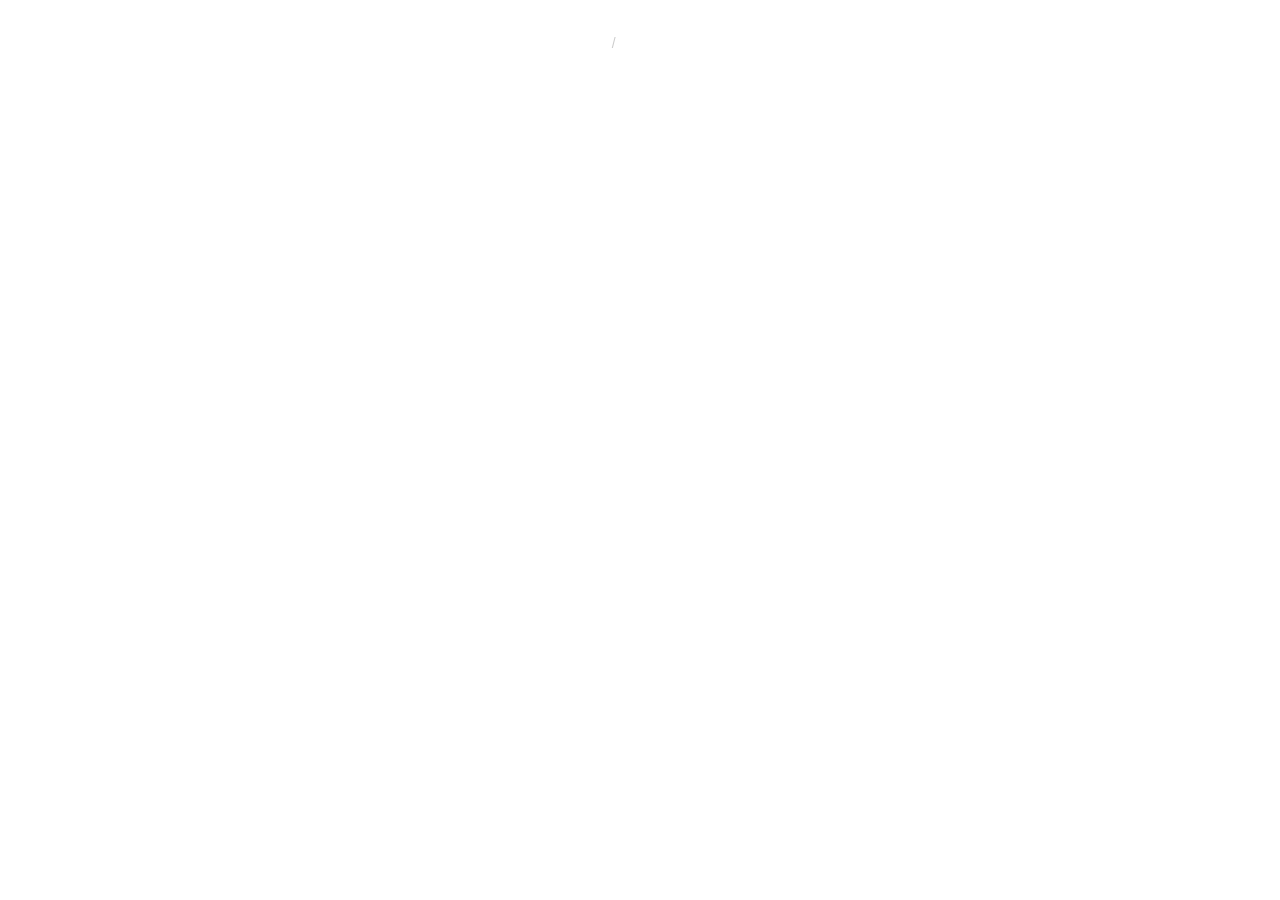
<file: thankyou.html>
<!DOCTYPE html>
<html lang="vi">

<head>
    <meta charset="UTF-8">
    <meta name="viewport" content="width=device-width, initial-scale=1.0">
    <title>Cảm Ơn Bạn | Dương Thành Tín</title>
    <meta name="description"
        content="Yêu cầu của bạn đã được ghi nhận. Đội ngũ Dương Thành Tín sẽ liên hệ trong vòng 24 giờ.">
    <link rel="stylesheet" href="styles.css">
    <!-- GA4 event placeholder -->
    <!-- dataLayer.push({'event': 'form_submission', 'form_type': 'b2b_quote'}); -->
</head>

<body>

    <!-- HEADER -->
    <div id="header-container"></div>
    <div class="container" style="padding-top: 32px;">
        <nav class="breadcrumb-b2b">
            <a href="index.html">Trang chủ</a> <span class="separator">/</span> <span class="active-page">Gửi thành
                công</span>
        </nav>
    </div>
    <!-- THANK YOU -->
    <section class="thankyou reveal reveal-up">
        <div class="container">
            <div class="thankyou__icon">
                <svg viewBox="0 0 24 24" fill="none">
                    <circle cx="12" cy="12" r="10" stroke="#22C55E" stroke-width="1.5" />
                    <polyline points="8 12 11 15 16 9" stroke="#22C55E" stroke-width="2" stroke-linecap="round"
                        stroke-linejoin="round" />
                </svg>
            </div>
            <h1>Yêu cầu đã được gửi thành công!</h1>
            <p>Cảm ơn bạn đã quan tâm đến Dương Thành Tín. Đội ngũ tư vấn sẽ liên hệ bạn trong vòng <strong>24 giờ làm
                    việc</strong>.</p>
            <div class="thankyou__actions">
                <a href="index.html" class="btn btn--secondary">
                    <svg width="16" height="16" viewBox="0 0 24 24" fill="none" stroke="currentColor" stroke-width="2">
                        <path d="M3 9l9-7 9 7v11a2 2 0 01-2 2H5a2 2 0 01-2-2z" />
                        <polyline points="9 22 9 12 15 12 15 22" />
                    </svg>
                    Về trang chủ
                </a>
                <a href="tel:0905123456" class="btn btn--secondary">
                    <svg width="16" height="16" viewBox="0 0 24 24" fill="none" stroke="currentColor" stroke-width="2">
                        <path
                            d="M22 16.92v3a2 2 0 01-2.18 2 19.79 19.79 0 01-8.63-3.07 19.5 19.5 0 01-6-6A19.79 19.79 0 012.12 4.18 2 2 0 014.11 2h3a2 2 0 012 1.72c.127.96.361 1.903.7 2.81a2 2 0 01-.45 2.11L8.09 9.91a16 16 0 006 6l1.27-1.27a2 2 0 012.11-.45c.907.339 1.85.573 2.81.7A2 2 0 0122 16.92z" />
                    </svg>
                    Gọi hotline
                </a>
                <a href="#" class="btn btn--secondary" style="background:#0068FF;color:white;border-color:#0068FF">
                    <svg width="16" height="16" viewBox="0 0 24 24" fill="currentColor">
                        <path
                            d="M12 2C6.48 2 2 6.04 2 11c0 2.83 1.34 5.35 3.44 7.03L4 22l4.2-2.24C9.34 20.26 10.63 20.5 12 20.5c5.52 0 10-3.54 10-8.5S17.52 2 12 2z" />
                    </svg>
                    Chat Zalo
                </a>
            </div>
        </div>
    </section>

    <!-- FOOTER -->
    <div id="footer-container"></div>


    <script src="script.js?v=1773746252487"></script>
</body>

</html>
</file>
<file: styles.css>
/* ======================================
   CSS DESIGN SYSTEM — B2B Industrial Uniforms
   ====================================== */

/* ---------- Variables ---------- */
:root {
  /* Rich Modern Colors */
  --clr-primary: #0F2A44; /* New Navy Blue */
  /* Deep Slate/Navy */
  --clr-primary-dark: #081a2b;
  --clr-primary-light: #1e3a5f;
  --clr-accent: #F37021; /* New Orange */
  /* Vibrant Orange for high conversion */
  --clr-accent-dark: #ea580c;
  --clr-accent-light: #fdba74;
  --clr-white: #ffffff;
  --clr-bg: #f8fafc;
  /* Crisp off-white */
  --clr-bg-alt: #f1f5f9;
  --clr-text: #334155;
  /* Softer text for readability */
  --clr-text-muted: #64748b;
  --clr-border: #e2e8f0;
  --clr-success: #10b981;
  --clr-error: #ef4444;

  /* Premium Typography */
  --ff-body: 'Inter', -apple-system, BlinkMacSystemFont, "Segoe UI", Roboto, Helvetica, Arial, sans-serif;
  --ff-heading: 'Outfit', 'Inter', sans-serif;

  --fs-xs: 0.75rem;
  --fs-sm: 0.875rem;
  --fs-base: 1rem;
  --fs-md: 1.125rem;
  --fs-lg: 1.25rem;
  --fs-xl: 1.5rem;
  --fs-2xl: 2rem;
  --fs-3xl: 2.5rem;
  --fs-4xl: 3rem;

  --fw-normal: 400;
  --fw-medium: 500;
  --fw-semibold: 600;
  --fw-bold: 700;
  --fw-extrabold: 800;

  --space-xs: 0.25rem;
  --space-sm: 0.5rem;
  --space-md: 1rem;
  --space-lg: 1.5rem;
  --space-xl: 2rem;
  --space-2xl: 3rem;
  --space-3xl: 4rem;
  --space-4xl: 6rem;

  /* Modern Soft Radius */
  --radius-sm: 6px;
  --radius-md: 10px;
  --radius-lg: 16px;
  --radius-xl: 24px;
  --radius-full: 9999px;

  /* Premium Glass shadows */
  --shadow-sm: 0 1px 2px 0 rgba(0, 0, 0, 0.05);
  --shadow-md: 0 4px 6px -1px rgba(0, 0, 0, 0.1), 0 2px 4px -2px rgba(0, 0, 0, 0.1);
  --shadow-lg: 0 10px 15px -3px rgba(0, 0, 0, 0.1), 0 4px 6px -4px rgba(0, 0, 0, 0.1);
  --shadow-xl: 0 20px 25px -5px rgba(0, 0, 0, 0.1), 0 8px 10px -6px rgba(0, 0, 0, 0.1);
  --shadow-glow: 0 0 20px rgba(249, 115, 22, 0.35);

  --transition: 0.3s cubic-bezier(0.4, 0, 0.2, 1);
  /* Smoother animations */
  --max-w: 1280px;
  /* Wider for modern screens */
  --header-h: 84px;

  /* Homepage background tokens */
  --bg-1: #ffffff;
  --bg-2: #fff7ed;
  /* Soft orange tint */
  --bg-3: #f1f5f9;
  /* Slate 100 */
  --bg-4: #ffedd5;
  --bg-5: #0f172a;
  --bg-6: #f97316;
}

/* ---------- Reset ---------- */
*,
*::before,
*::after {
  box-sizing: border-box;
  margin: 0;
  padding: 0
}

html {
  scroll-behavior: smooth;
  -webkit-text-size-adjust: 100%
}

body {
  font-family: var(--ff-body);
  font-size: var(--fs-base);
  line-height: 1.6;
  color: var(--clr-text);
  background: var(--clr-white);
  overflow-x: hidden
}

/* Enforce Global Sharpness Removed to allow modern subtle rounded corners */

img,
svg {
  display: block;
  max-width: 100%;
  height: auto
}

a {
  color: inherit;
  text-decoration: none
}

ul,
ol {
  list-style: none
}

button,
input,
select,
textarea {
  font: inherit;
  color: inherit;
  border: none;
  outline: none;
  background: none
}

button {
  cursor: pointer
}

:focus-visible {
  outline: 3px solid var(--clr-accent-light);
  outline-offset: 2px;
  border-radius: var(--radius-sm);
}

/* Base Responsive Typography */
@media (max-width: 768px) {
  :root {
    --fs-base: 0.9375rem;
    --fs-md: 1rem;
    --fs-lg: 1.125rem;
    --fs-xl: 1.25rem;
    --fs-2xl: 1.5rem;
    --fs-3xl: 2rem;
    --fs-4xl: 2.5rem;
  }
}

/* ---------- Utilities ---------- */
.container {
  width: 100%;
  max-width: var(--max-w);
  margin: 0 auto;
  padding: 0 var(--space-lg)
}

.section {
  padding: 80px 0;
}

.strip-section {
  padding: 100px 0;
  position: relative;
  overflow: hidden;
  border-bottom: 1px solid var(--clr-border);
}

.section--alt {
  background: var(--clr-bg)
}

/* Background Utility Classes */
.bg-white {
  background-color: var(--bg-1);
}

.bg-warm {
  background-color: var(--bg-2);
}

.bg-gray {
  background-color: var(--bg-3);
}

.bg-orange-tint {
  background-color: var(--bg-4);
}

.bg-charcoal {
  background-color: var(--bg-5);
  color: #fff;
}

.bg-orange-solid {
  background-color: var(--bg-6);
  color: #fff;
}

.section-title {
  position: relative;
  padding-left: 0;
}

/* Industrial Left Accent for titles */
.section--with-accent .section-title {
  padding-left: var(--space-lg);
  border-left: 4px solid var(--clr-accent);
}

.text-center {
  text-align: center
}

.section-label {
  display: inline-block;
  font-size: var(--fs-sm);
  font-weight: var(--fw-semibold);
  color: var(--clr-primary);
  text-transform: uppercase;
  letter-spacing: 1.5px;
  margin-bottom: var(--space-sm);
}

.section-title {
  font-size: var(--fs-2xl);
  font-weight: var(--fw-extrabold);
  color: var(--clr-primary);
  margin-bottom: var(--space-md);
  line-height: 1.25;
}

.section-subtitle {
  font-size: var(--fs-md);
  color: var(--clr-text-muted);
  max-width: 640px;
}

/* Background Utility Classes extension */
.bg-charcoal .section-title,
.bg-charcoal .section-subtitle,
.bg-charcoal .section-label {
  color: #fff;
}

.bg-charcoal .section-subtitle {
  opacity: 0.8;
}

/* Quote / Highlight strip */
.highlight-strip {
  background-color: var(--bg-4);
  padding: var(--space-xl);
  border-left: 6px solid var(--clr-accent);
  border-radius: 0;
  margin: var(--space-xl) 0;
}

.tag-pill {
  display: inline-block;
  padding: 4px 12px;
  background-color: var(--bg-4);
  color: var(--clr-accent-dark);
  font-size: var(--fs-xs);
  font-weight: var(--fw-bold);
  border-radius: 0;
  text-transform: uppercase;
  letter-spacing: 0.5px;
  margin-bottom: var(--space-sm);
}

.text-center .section-subtitle {
  margin: 0 auto
}

/* ---------- Global Typography Override ---------- */
h1,
h2,
h3,
h4,
h5,
h6 {
  font-family: var(--ff-heading);
  text-transform: uppercase;
  letter-spacing: -0.02em;
  /* Tighter letter spacing for modern B2B tech look */
  font-weight: 800;
  color: var(--clr-primary);
}

/* ---------- Buttons ---------- */
.btn {
  display: inline-flex;
  align-items: center;
  justify-content: center;
  gap: var(--space-sm);
  font-weight: 700;
  font-family: var(--ff-heading);
  border-radius: var(--radius-md);
  padding: 14px 28px;
  font-size: var(--fs-sm);
  transition: var(--transition);
  white-space: nowrap;
  text-transform: uppercase;
  letter-spacing: 0.5px;
  position: relative;
  overflow: hidden;
  z-index: 1;
}

.btn::after {
  content: '';
  position: absolute;
  inset: 0;
  background: rgba(255, 255, 255, 0.1);
  transform: scaleX(0);
  transform-origin: right;
  transition: transform 0.4s cubic-bezier(0.4, 0, 0.2, 1);
  z-index: -1;
}

.btn:hover::after {
  transform: scaleX(1);
  transform-origin: left;
}

.btn--primary {
  background: var(--clr-accent);
  color: var(--clr-white);
  border: none;
  box-shadow: var(--shadow-md);
}

.btn--primary:hover {
  background: var(--clr-accent-dark);
  color: var(--clr-white);
  transform: translateY(-2px);
  box-shadow: var(--shadow-lg), var(--shadow-glow);
}

.btn--secondary {
  background: transparent;
  color: var(--clr-primary);
  border: 2px solid var(--clr-primary);
}

.btn--secondary:hover {
  background: var(--clr-primary);
  color: var(--clr-white);
  transform: translateY(-2px);
  border-color: var(--clr-primary);
  box-shadow: var(--shadow-md);
}

.btn--outline-white {
  background: transparent;
  color: var(--clr-white);
  border: 2px solid var(--clr-white);
}

.btn--outline-white:hover {
  background: var(--clr-white);
  color: var(--clr-primary);
  transform: translateY(-2px);
  box-shadow: var(--shadow-md);
}

.btn--lg {
  padding: 1rem 2.25rem;
  font-size: var(--fs-md);
}

.btn--sm {
  padding: 0.6rem 1.25rem;
  font-size: var(--fs-sm);
}

.btn--full {
  width: 100%;
}

/* ---------- Header ---------- */
.header {
  position: sticky;
  top: 0;
  z-index: 1000;
  background: var(--clr-white);
  box-shadow: var(--shadow-sm);
  transition: transform var(--transition);
}

.header.header--hidden {
  transform: translateY(-100%);
}

.bg-charcoal .header {
  background: var(--bg-5);
  border-bottom: 1px solid rgba(255, 255, 255, 0.1);
}

.header.header--scrolled {
  box-shadow: var(--shadow-md);
}

/* ---------- Top Bar ---------- */
.topbar {
  background: var(--clr-primary);
  color: var(--clr-white);
  font-size: 0.75rem;
  padding: 8px 0;
  overflow: hidden;
  white-space: nowrap;
  text-transform: uppercase;
  letter-spacing: 0.1em;
  font-weight: 700;
}

.topbar a {
  color: var(--clr-white);
  text-decoration: none;
  border-bottom: 1px solid var(--clr-accent);
}

.topbar--marquee .topbar__marquee-track {
  display: inline-block;
  animation: marquee 30s linear infinite;
}

@keyframes marquee {
  0% {
    transform: translateX(0);
  }

  100% {
    transform: translateX(-50%);
  }
}

/* ---------- Navbar ---------- */
.navbar {
  background: var(--clr-white);
  border-bottom: 1px solid var(--clr-border);
  position: relative;
}

.navbar__inner {
  display: flex;
  align-items: center;
  justify-content: space-between;
  height: var(--header-h);
}

.navbar__logo {
  display: flex;
  align-items: center;
  gap: 16px;
  text-decoration: none;
}

.navbar__logo-text {
  display: flex;
  flex-direction: column;
  line-height: 1;
}

.navbar__logo-text span:first-child {
  font-weight: 800;
  font-size: 1.125rem;
  color: var(--clr-primary);
  text-transform: uppercase;
}

.navbar__logo-text span:last-child {
  font-weight: 700;
  font-size: 0.875rem;
  color: var(--clr-primary);
}

.navbar__nav {
  display: flex;
  align-items: center;
  gap: 48px;
}

.navbar__nav a {
  font-size: 0.8125rem;
  font-weight: 700;
  color: var(--clr-primary);
  text-transform: uppercase;
  letter-spacing: 0.1em;
  padding: 12px 0;
  position: relative;
  transition: all 0.2s ease;
  white-space: nowrap;
}

.navbar__nav a:hover,
.navbar__nav a.active {
  color: var(--clr-primary);
}

.navbar__nav a.active::after {
  content: '';
  position: absolute;
  bottom: -4px;
  left: 0;
  width: 100%;
  height: 2px;
  background: var(--clr-accent);
  border-radius: 0;
}

.navbar__actions {
  display: flex;
  align-items: center;
  gap: 28px;
}

.navbar__hotline {
  display: flex;
  align-items: center;
  gap: 8px;
  font-weight: 700;
  color: var(--clr-primary);
  font-size: 1rem;
}

.navbar__hotline svg {
  color: var(--clr-primary);
}

.navbar__search-btn {
  color: var(--clr-text);
  transition: color 0.3s;
}

.navbar__search-btn:hover {
  color: var(--clr-primary);
}

.btn--accent {
  background: var(--clr-accent);
  color: var(--clr-white);
  padding: 10px 20px;
  border-radius: 0;
  font-weight: 600;
  transition: background 0.3s;
}

.btn--accent:hover {
  background: var(--clr-accent-dark);
}

/* ---------- Search Dropdown ---------- */
.navbar__search {
  position: absolute;
  top: 100%;
  left: 0;
  right: 0;
  background: var(--clr-white);
  border-top: 1px solid var(--clr-border);
  box-shadow: 0 4px 12px rgba(0, 0, 0, 0.1);
  padding: 16px 0;
  transform: translateY(-10px);
  opacity: 0;
  visibility: hidden;
  transition: all 0.3s;
  z-index: -1;
}

.navbar__search.active {
  transform: translateY(0);
  opacity: 1;
  visibility: visible;
  z-index: 10;
}

.navbar__search-form {
  display: flex;
  align-items: center;
  background: var(--clr-bg);
  border-radius: 0;
  padding: 4px 16px;
  border: 1px solid var(--clr-border);
}

.navbar__search-form input {
  flex-grow: 1;
  padding: 10px 0;
  font-size: 1rem;
}

.navbar__search-form button {
  color: var(--clr-text-muted);
}

/* ---------- Hamburger ---------- */
.hamburger {
  display: none;
  flex-direction: column;
  gap: 5px;
  width: 24px;
  cursor: pointer;
  background: none;
  border: none;
  padding: 0;
  position: relative;
  z-index: 2001;
  /* Above mobile nav and overlay */
}

.hamburger span {
  display: block;
  height: 2px;
  background: var(--clr-primary);
  border-radius: 0;
  transition: all 0.3s;
}

.hamburger.active span:nth-child(1) {
  transform: rotate(45deg) translate(5px, 5px);
}

.hamburger.active span:nth-child(2) {
  opacity: 0;
}

.hamburger.active span:nth-child(3) {
  transform: rotate(-45deg) translate(5px, -5px);
}

/* ---------- Mobile Nav ---------- */
@media(max-width:960px) {
  .hamburger {
    display: flex;
  }

  .navbar__nav {
    position: fixed;
    top: 0;
    right: 0;
    bottom: 0;
    width: 80%;
    max-width: 400px;
    background: var(--clr-primary);
    flex-direction: column;
    align-items: stretch;
    padding: var(--space-4xl) var(--space-xl);
    gap: var(--space-lg);
    transform: translateX(100%);
    transition: transform 0.4s cubic-bezier(0.16, 1, 0.3, 1);
    box-shadow: -10px 0 30px rgba(0, 0, 0, 0.2);
    z-index: 2000;
  }

  .navbar__nav.open {
    transform: translateX(0);
  }

  .navbar__nav a {
    padding: var(--space-md) 0;
    font-size: var(--fs-lg);
    color: var(--clr-white);
    border-bottom: 1px solid rgba(255, 255, 255, 0.1);
    letter-spacing: 2px;
  }

  .navbar__nav a.active::after {
    left: 0;
    width: 24px;
    bottom: 10px;
    display: block;
  }

  .navbar__actions {
    gap: var(--space-sm);
  }

  .navbar__hotline {
    display: none;
  }

  .navbar__search-btn {
    display: none;
  }

  .navbar__inner {
    height: 70px;
    padding: 0 var(--space-md);
  }

  .navbar__logo-text span:first-child {
    font-size: 1rem;
  }

  .navbar__logo-text span:last-child {
    font-size: 0.75rem;
  }

  /* Overlay / Backdrop */
  .nav-overlay {
    position: fixed;
    inset: 0;
    background: rgba(15, 42, 67, 0.6);
    backdrop-filter: blur(4px);
    z-index: 1999;
    opacity: 0;
    visibility: hidden;
    transition: all 0.3s ease;
  }

  .nav-overlay.active {
    opacity: 1;
    visibility: visible;
  }

  /* Hamburger active state color change */
  .hamburger.active span {
    background: var(--clr-white);
  }
}


/* ---------- Hero Slider ---------- */
.hero-slider {
  position: relative;
  width: 100%;
  height: 75vh;
  min-height: 500px;
  max-height: 800px;
  overflow: visible;
  /* Ensure cards can overflow */
  background: var(--clr-primary-dark);
  z-index: 10;
  /* Lower than service-cards */
}

.hero-slider__track {
  display: flex;
  height: 100%;
  transition: transform 0.6s cubic-bezier(0.25, 0.46, 0.45, 0.94);
}

.hero-slider__slide {
  min-width: 100%;
  height: 100%;
  position: relative;
  display: flex;
  align-items: center;
  background-size: cover;
  background-position: center;
  background-repeat: no-repeat;
  color: var(--clr-white);
}

.hero-slider__slide::before {
  content: '';
  position: absolute;
  inset: 0;
  background: rgba(0, 0, 0, 0.65);
  /* Dark overlay */
  z-index: 1;
}

.hero-slider__slide-content {
  position: relative;
  z-index: 2;
  width: 100%;
  max-width: var(--max-w);
  margin: 0 auto;
  padding: 40px var(--space-lg);
  text-align: left;
  border-left: 4px solid var(--clr-accent);
  margin-left: 0;
  background: rgba(15, 23, 42, 0.75);
  /* --clr-primary with opacity */
  backdrop-filter: blur(12px);
  -webkit-backdrop-filter: blur(12px);
  width: auto;
  margin-right: var(--space-lg);
  border-radius: 0 var(--radius-lg) var(--radius-lg) 0;
  box-shadow: var(--shadow-xl);
}

@media (min-width: 960px) {
  .hero-slider__slide-content {
    padding: 60px var(--space-2xl);
    border-left: 6px solid var(--clr-accent);
    margin-left: max(var(--space-lg), calc((100% - var(--max-w))/2 + var(--space-lg)));
    width: 650px;
    margin-right: auto;
    border-radius: var(--radius-xl);
  }
}

.hero-slider__slide-content h1 {
  font-size: clamp(2rem, 5vw, 3.5rem);
  font-weight: 800;
  line-height: 1.1;
  color: white;
  margin-bottom: var(--space-md);
  text-transform: uppercase;
  letter-spacing: 0.05em;
}

.hero-slider__slide-content p {
  font-size: var(--fs-md);
  opacity: 0.9;
  margin-bottom: var(--space-xl);
  max-width: 480px;
  line-height: 1.6;
}

.hero-slider__bullets {
  margin-bottom: var(--space-xl);
  display: flex;
  flex-direction: column;
  gap: var(--space-xs);
}

.hero-slider__bullets li {
  display: flex;
  align-items: center;
  gap: var(--space-sm);
  font-size: var(--fs-base);
  color: rgba(255, 255, 255, 0.9);
}

.hero-slider__bullets svg {
  color: var(--clr-success);
  width: 20px;
  height: 20px;
  flex-shrink: 0;
}

.hero-slider__slide-content .hero__actions {
  display: flex;
  gap: var(--space-md);
  flex-wrap: wrap;
}

@media(max-width:768px) {
  .hero-slider {
    height: 65vh;
  }

  .hero-slider__slide-content {
    margin-left: 5%;
    padding-left: var(--space-md);
    padding-right: var(--space-md);
    border-left-width: 4px;
  }

  .hero-slider__slide-content h1 {
    font-size: var(--fs-2xl);
  }

  .hero-slider__slide-content p {
    font-size: var(--fs-base);
  }
}

/* Slider Arrows */
.hero-slider__arrow {
  position: absolute;
  top: 50%;
  transform: translateY(-50%);
  z-index: 10;
  width: 50px;
  height: 50px;
  background: rgba(255, 255, 255, 0.1);
  border: 1px solid rgba(255, 255, 255, 0.3);
  border-radius: 0;
  display: flex;
  align-items: center;
  justify-content: center;
  cursor: pointer;
  transition: all 0.2s;
  color: var(--clr-white);
}

.hero-slider__arrow:hover {
  background: rgba(255, 255, 255, 0.3)
}

.hero-slider__arrow--prev {
  left: var(--space-lg)
}

.hero-slider__arrow--next {
  right: var(--space-lg)
}

.hero-slider__arrow svg {
  width: 20px;
  height: 20px;
  fill: none;
  stroke: currentColor;
  stroke-width: 2.5;
  stroke-linecap: round;
  stroke-linejoin: round
}

/* Slider Dots */
.hero-slider__dots {
  position: absolute;
  bottom: 120px;
  /* Shifted up for cards */
  left: 50%;
  transform: translateX(-50%);
  z-index: 10;
  display: flex;
  gap: var(--space-sm);
}

.hero-slider__dot {
  width: 40px;
  height: 4px;
  border-radius: 0;
  background: rgba(255, 255, 255, 0.3);
  border: none;
  cursor: pointer;
  transition: all 0.3s;
}

.hero-slider__dot.active {
  background: var(--clr-accent);
  width: 60px;
}

/* ---------- Service Cards (Hero Bottom) ---------- */
.service-cards {
  margin-top: -80px;
  /* Overlap hero */
  position: relative;
  z-index: 100;
  /* High z-index to stay on top */
}

.service-cards__grid {
  display: grid;
  grid-template-columns: repeat(3, 1fr);
  gap: var(--space-lg);
  box-shadow: none;
  border-radius: 0;
  border: none;
}

.service-card {
  padding: var(--space-xl);
  display: flex;
  flex-direction: column;
  gap: var(--space-sm);
  transition: all var(--transition);
  min-height: 220px;
  justify-content: center;
  text-decoration: none;
  border-radius: var(--radius-xl);
  box-shadow: var(--shadow-md);
  background: var(--clr-white);
  border: 1px solid var(--clr-border);
  position: relative;
  overflow: hidden;
}

.service-card::before {
  content: '';
  position: absolute;
  top: 0;
  left: 0;
  width: 100%;
  height: 4px;
  background: var(--clr-accent);
  transform: scaleX(0);
  transform-origin: left;
  transition: transform 0.4s cubic-bezier(0.4, 0, 0.2, 1);
}

.service-card:hover {
  transform: translateY(-8px);
  box-shadow: var(--shadow-xl);
  border-color: var(--clr-accent-light);
}

.service-card:hover::before {
  transform: scaleX(1);
}

.service-card__icon {
  width: 56px;
  height: 56px;
  margin-bottom: var(--space-sm);
  display: flex;
  align-items: center;
  justify-content: center;
  background: var(--bg-2);
  border-radius: var(--radius-md);
  color: var(--clr-accent);
}

.service-card__icon svg {
  width: 28px;
  height: 28px;
}

.service-card h3 {
  font-size: var(--fs-lg);
  font-weight: var(--fw-bold);
  margin-bottom: var(--space-xs);
  line-height: 1.2;
}

.service-card p {
  font-size: var(--fs-sm);
  line-height: 1.5;
  color: var(--clr-text-muted);
}

/* Modifiers */
.service-card--accent {
  background: var(--clr-accent);
  color: var(--clr-white);
  border: none;
}

.service-card--accent p {
  color: rgba(255, 255, 255, 0.9);
}

.service-card--accent .service-card__icon {
  background: rgba(255, 255, 255, 0.2);
  color: var(--clr-white);
}

.service-card--light {
  background: var(--bg-1);
  color: var(--clr-primary);
}

.service-card--dark {
  background: var(--clr-primary);
  color: var(--clr-white);
  border: none;
}

.service-card--dark p {
  color: rgba(255, 255, 255, 0.8);
}

.service-card--dark .service-card__icon {
  background: rgba(255, 255, 255, 0.1);
  color: var(--clr-white);
}

/* Give next section extra top space so overlapping cards are not cut off */
.hero-slider+.section,
.hero-slider+.strip-section {
  padding-top: calc(var(--space-3xl) + 80px);
}

@media(max-width:960px) {
  .hero-slider {
    height: 70vh;
  }

  .service-cards {
    margin-top: 0;
    /* Remove overlap on small mobile */
    padding: var(--space-lg) 0;
    background: var(--clr-bg);
  }

  .service-cards__grid {
    grid-template-columns: 1fr;
    border-radius: 0;
    border: none;
  }

  .service-card {
    min-height: auto;
    padding: var(--space-lg);
    border-bottom: 1px solid var(--clr-border);
  }

  .hero-slider+.section,
  .hero-slider+.strip-section {
    padding-top: var(--space-3xl);
  }

  .hero-slider__dots {
    bottom: 80px;
  }
}

@media(max-width:768px) {
  .hero-slider {
    max-height: 600px;
    min-height: 420px
  }

  .hero-slider__slide-content {
    margin-left: var(--space-lg)
  }

  .hero-slider__arrow {
    width: 36px;
    height: 36px
  }

  .hero-slider__arrow--prev {
    left: var(--space-sm)
  }

  .hero-slider__arrow--next {
    right: var(--space-sm)
  }

  .hero-slider__dots {
    bottom: 72px
  }

  .hero-features-bar__inner {
    grid-template-columns: repeat(2, 1fr);
    gap: var(--space-sm);
    padding: var(--space-sm) var(--space-md)
  }

  .hero-features-bar__item {
    font-size: var(--fs-xs)
  }

  .hero-features-bar__item svg {
    width: 22px;
    height: 22px
  }
}

@media(max-width:480px) {
  .hero-features-bar__inner {
    grid-template-columns: 1fr 1fr
  }
}

/* ---------- Page Hero (inner pages) ---------- */
.page-hero {
  background: linear-gradient(135deg, var(--clr-primary), var(--clr-primary-dark));
  color: var(--clr-white);
  padding: var(--space-3xl) 0 var(--space-2xl);
  text-align: center;
}

.page-hero h1 {
  font-size: var(--fs-3xl);
  font-weight: var(--fw-extrabold);
  margin-bottom: var(--space-sm)
}

.page-hero p {
  font-size: var(--fs-md);
  opacity: 0.85;
  max-width: 600px;
  margin: 0 auto
}

.breadcrumb {
  display: flex;
  justify-content: center;
  gap: var(--space-sm);
  font-size: var(--fs-sm);
  opacity: 0.7;
  margin-bottom: var(--space-md)
}

.breadcrumb span {
  opacity: 0.5
}

/* ---------- Cards ---------- */
.card {
  background: var(--clr-white);
  border-radius: 0;
  box-shadow: var(--shadow-sm);
  overflow: hidden;
  transition: all var(--transition);
  border: 1px solid var(--clr-border);
}

.card:hover {
  box-shadow: var(--shadow-lg);
  transform: translateY(-4px)
}

.card__img {
  height: 200px;
  background: var(--clr-bg-alt);
  display: flex;
  align-items: center;
  justify-content: center;
  overflow: hidden;
  position: relative;
}

.card__img svg {
  width: 64px;
  height: 64px;
  opacity: 0.3
}

.card__img img {
  width: 100%;
  height: 100%;
  object-fit: cover;
  display: block;
}

.card__body {
  padding: var(--space-lg)
}

.card__body h3 {
  font-size: var(--fs-lg);
  font-weight: var(--fw-bold);
  margin-bottom: var(--space-sm);
  color: var(--clr-primary)
}

.card__body p {
  font-size: var(--fs-sm);
  color: var(--clr-text-muted);
  margin-bottom: var(--space-md)
}

.card__body .btn {
  margin-top: auto
}

.grid-2 {
  display: grid;
  grid-template-columns: repeat(2, 1fr);
  gap: var(--space-xl)
}

.grid-3 {
  display: grid;
  grid-template-columns: repeat(3, 1fr);
  gap: var(--space-xl)
}

.grid-4 {
  display: grid;
  grid-template-columns: repeat(4, 1fr);
  gap: var(--space-xl)
}

@media(max-width:960px) {
  .grid-4 {
    grid-template-columns: repeat(2, 1fr)
  }
}

@media(max-width:768px) {
  .grid-3 {
    grid-template-columns: 1fr
  }

  .grid-2 {
    grid-template-columns: 1fr
  }

  .grid-4 {
    grid-template-columns: 1fr
  }
}

/* ---------- Persona Cards ---------- */
.persona-card {
  background: var(--clr-white);
  border: 2px solid var(--clr-border);
  border-radius: 0;
  padding: var(--space-xl);
  text-align: center;
  transition: all var(--transition);
  cursor: pointer;
}

.persona-card:hover {
  border-color: var(--clr-accent);
  box-shadow: var(--shadow-lg);
  transform: translateY(-4px)
}

.persona-card__icon {
  width: 72px;
  height: 72px;
  background: var(--clr-bg);
  border-radius: 0;
  display: flex;
  align-items: center;
  justify-content: center;
  margin: 0 auto var(--space-md);
}

.persona-card__icon svg {
  width: 32px;
  height: 32px;
  fill: var(--clr-primary)
}

.persona-card h3 {
  font-size: var(--fs-lg);
  font-weight: var(--fw-bold);
  color: var(--clr-primary);
  margin-bottom: var(--space-xs)
}

.persona-card p {
  font-size: var(--fs-sm);
  color: var(--clr-text-muted);
  margin-bottom: var(--space-md)
}

.persona-card .btn {
  font-size: var(--fs-sm)
}

/* ---------- Stats ---------- */
.stats {
  display: grid;
  grid-template-columns: repeat(4, 1fr);
  gap: var(--space-xl);
  text-align: center
}

.stat__number {
  font-size: var(--fs-4xl);
  font-weight: var(--fw-extrabold);
  color: var(--clr-primary);
  line-height: 1
}

.stat__label {
  font-size: var(--fs-sm);
  color: var(--clr-text-muted);
  margin-top: var(--space-xs)
}

@media(max-width:768px) {
  .stats {
    grid-template-columns: repeat(2, 1fr);
    gap: var(--space-lg)
  }

  .stat__number {
    font-size: var(--fs-2xl)
  }
}

/* ---------- SOP Timeline ---------- */
.timeline {
  display: grid;
  grid-template-columns: repeat(4, 1fr);
  gap: var(--space-lg);
  position: relative;
  margin-top: var(--space-2xl);
}

.timeline::before {
  content: '';
  position: absolute;
  top: 28px;
  left: 10%;
  right: 10%;
  height: 3px;
  background: var(--clr-border);
}

.timeline__step {
  text-align: center;
  position: relative;
  z-index: 1
}

.timeline__num {
  width: 56px;
  height: 56px;
  border-radius: 0;
  background: var(--clr-accent);
  color: var(--clr-white);
  font-weight: var(--fw-bold);
  font-size: var(--fs-lg);
  display: flex;
  align-items: center;
  justify-content: center;
  margin: 0 auto var(--space-md);
  box-shadow: 0 4px 12px rgba(242, 140, 40, 0.3);
}

.timeline__step h4 {
  font-size: var(--fs-sm);
  font-weight: var(--fw-semibold);
  margin-bottom: var(--space-xs);
  color: var(--clr-primary)
}

.timeline__step p {
  font-size: var(--fs-xs);
  color: var(--clr-text-muted)
}

@media(max-width:768px) {
  .timeline {
    grid-template-columns: 1fr;
    gap: var(--space-xl)
  }

  .timeline::before {
    display: none
  }
}

/* ---------- Gallery Grid ---------- */
.gallery-grid {
  display: grid;
  grid-template-columns: repeat(3, 1fr);
  gap: var(--space-md);
}

.gallery-grid__item {
  height: 200px;
  background: var(--clr-bg-alt);
  border-radius: 0;
  display: flex;
  align-items: center;
  justify-content: center;
  overflow: hidden;
  border: 1px solid var(--clr-border);
}

.gallery-grid__item svg {
  width: 48px;
  height: 48px;
  opacity: 0.25
}

.gallery-grid__item img {
  width: 100%;
  height: 100%;
  object-fit: cover;
  display: block;
}

@media(max-width:768px) {
  .gallery-grid {
    grid-template-columns: repeat(2, 1fr)
  }
}

/* ---------- Profile Intro Grid ---------- */
.profile-intro-grid {
  display: grid;
  grid-template-columns: 1fr 1fr;
  gap: var(--space-3xl);
  align-items: center;
}

.profile-intro-image {
  border-radius: 0;
  overflow: hidden;
  border: 1px solid var(--clr-border);
}

.profile-intro-image img {
  width: 100%;
  height: auto;
  display: block;
  object-fit: cover;
}

@media(max-width:768px) {
  .profile-intro-grid {
    grid-template-columns: 1fr;
    gap: var(--space-xl);
  }
}

/* ---------- Video Section ---------- */
.video-thumb {
  position: relative;
  height: 400px;
  background: var(--clr-primary-dark);
  border-radius: 0;
  display: flex;
  align-items: center;
  justify-content: center;
  cursor: pointer;
  overflow: hidden;
}

.video-thumb::before {
  content: '';
  position: absolute;
  inset: 0;
  background: linear-gradient(135deg, rgba(11, 58, 102, 0.7), rgba(7, 43, 77, 0.9));
}

.play-btn {
  position: relative;
  z-index: 1;
  width: 80px;
  height: 80px;
  background: var(--clr-accent);
  border-radius: 0;
  display: flex;
  align-items: center;
  justify-content: center;
  transition: transform var(--transition), box-shadow var(--transition);
  box-shadow: 0 8px 24px rgba(242, 140, 40, 0.4);
}

.play-btn:hover {
  transform: scale(1.1);
  box-shadow: 0 12px 32px rgba(242, 140, 40, 0.5)
}

.play-btn svg {
  width: 32px;
  height: 32px;
  fill: var(--clr-white);
  margin-left: 4px
}

/* ---------- Logo Grid ---------- */
.logo-grid {
  display: grid;
  grid-template-columns: repeat(5, 1fr);
  gap: var(--space-lg);
  align-items: center;
}

.logo-grid__item {
  height: 80px;
  background: var(--clr-bg);
  border-radius: 0;
  display: flex;
  align-items: center;
  justify-content: center;
  border: 1px solid var(--clr-border);
  opacity: 0.6;
  transition: opacity var(--transition);
}

.logo-grid__item:hover {
  opacity: 1
}

@media(max-width:768px) {
  .logo-grid {
    grid-template-columns: repeat(3, 1fr)
  }
}

/* ---------- Certification Cards ---------- */
.cert-card {
  background: var(--clr-white);
  border: 1px solid var(--clr-border);
  border-radius: 0;
  padding: var(--space-xl);
  text-align: center;
  transition: all var(--transition);
}

.cert-card:hover {
  box-shadow: var(--shadow-md);
  transform: translateY(-2px)
}

.cert-card__icon {
  width: 64px;
  height: 64px;
  background: var(--clr-bg);
  border-radius: 0;
  display: flex;
  align-items: center;
  justify-content: center;
  margin: 0 auto var(--space-md);
}

.cert-card__icon svg {
  width: 28px;
  height: 28px;
  fill: var(--clr-primary)
}

.cert-card h4 {
  font-size: var(--fs-base);
  font-weight: var(--fw-semibold);
  color: var(--clr-primary);
  margin-bottom: var(--space-xs)
}

.cert-card p {
  font-size: var(--fs-sm);
  color: var(--clr-text-muted)
}

/* ---------- Forms ---------- */
.form-grid {
  display: grid;
  grid-template-columns: 1fr 1fr;
  gap: var(--space-md)
}

@media(max-width:768px) {
  .form-grid {
    grid-template-columns: 1fr
  }
}

.form-group {
  display: flex;
  flex-direction: column;
  gap: var(--space-xs)
}

.form-group--full {
  grid-column: 1/-1
}

.form-group label {
  font-size: var(--fs-sm);
  font-weight: var(--fw-medium);
  color: var(--clr-text)
}

.form-group input,
.form-group select,
.form-group textarea {
  padding: 0.75rem 1rem;
  border: 2px solid var(--clr-border);
  border-radius: 0;
  font-size: var(--fs-base);
  transition: border-color var(--transition);
  background: var(--clr-white);
}

.form-group input:focus,
.form-group select:focus,
.form-group textarea:focus {
  border-color: var(--clr-primary)
}

.form-group textarea {
  resize: vertical;
  min-height: 100px
}

.form-group .error-msg {
  font-size: var(--fs-xs);
  color: var(--clr-error);
  display: none
}

.form-group.has-error input,
.form-group.has-error select,
.form-group.has-error textarea {
  border-color: var(--clr-error)
}

.form-group.has-error .error-msg {
  display: block
}

.form-section {
  background: var(--clr-white);
  border-radius: 0;
  padding: var(--space-2xl);
  box-shadow: var(--shadow-lg);
  border: 1px solid var(--clr-border);
}

.form-submit-area {
  text-align: center;
  margin-top: var(--space-xl);
  display: flex;
  flex-direction: column;
  align-items: center;
  gap: var(--space-md);
}

@media(min-width:480px) {
  .form-submit-area {
    flex-direction: row;
    justify-content: center;
  }
}

.warranty-badge {
  display: inline-flex;
  align-items: center;
  gap: 8px;
  color: var(--clr-primary);
  font-weight: var(--fw-semibold);
  font-size: var(--fs-sm);
  background: rgba(242, 140, 40, 0.1);
  padding: 0.5rem 1rem;
  border-radius: 0;
}

.warranty-badge svg {
  flex-shrink: 0;
}

/* ---------- FAQ / Accordion ---------- */
.accordion {
  display: flex;
  flex-direction: column;
  gap: var(--space-sm)
}

.accordion__item {
  border: 1px solid var(--clr-border);
  border-radius: 0;
  overflow: hidden;
  transition: box-shadow var(--transition);
}

.accordion__item.active {
  box-shadow: var(--shadow-sm)
}

.accordion__header {
  display: flex;
  align-items: center;
  justify-content: space-between;
  padding: var(--space-md) var(--space-lg);
  background: var(--clr-white);
  font-weight: var(--fw-semibold);
  cursor: pointer;
  transition: background var(--transition);
  gap: var(--space-md);
}

.accordion__header:hover {
  background: var(--clr-bg)
}

.accordion__item.active .accordion__header {
  background: var(--clr-accent-10);
  color: var(--clr-primary);
}

.accordion__icon {
  width: 24px;
  height: 24px;
  flex-shrink: 0;
  transition: transform var(--transition);
}

.accordion__item.active .accordion__icon {
  transform: rotate(180deg)
}

.accordion__body {
  max-height: 0;
  overflow: hidden;
  transition: max-height 0.4s ease, padding 0.3s ease;
}

.accordion__body-inner {
  padding: 0 var(--space-lg) var(--space-lg);
  font-size: var(--fs-sm);
  color: var(--clr-text-muted);
  line-height: 1.7
}

.accordion__item.active .accordion__body {
  max-height: 500px
}

/* ---------- Product Gallery ---------- */
.product-gallery {
  display: grid;
  grid-template-columns: 1fr 1fr;
  gap: var(--space-2xl);
  align-items: start
}

.product-gallery__main {
  height: 400px;
  background: var(--clr-bg-alt);
  border-radius: 0;
  display: flex;
  align-items: center;
  justify-content: center;
  border: 1px solid var(--clr-border);
}

.product-gallery__main svg {
  width: 80px;
  height: 80px;
  opacity: 0.3
}

.product-gallery__thumbs {
  display: flex;
  gap: var(--space-sm);
  margin-top: var(--space-md)
}

.product-gallery__thumb {
  width: 80px;
  height: 80px;
  background: var(--clr-bg-alt);
  border-radius: 0;
  display: flex;
  align-items: center;
  justify-content: center;
  cursor: pointer;
  border: 2px solid var(--clr-border);
  transition: border-color var(--transition);
}

.product-gallery__thumb.active,
.product-gallery__thumb:hover {
  border-color: var(--clr-accent)
}

.product-gallery__thumb svg {
  width: 24px;
  height: 24px;
  opacity: 0.3
}

@media(max-width:768px) {
  .product-gallery {
    grid-template-columns: 1fr
  }
}

/* ---------- Tabs ---------- */
.tabs__nav {
  display: flex;
  gap: var(--space-xs);
  border-bottom: 2px solid var(--clr-border);
  margin-bottom: var(--space-xl);
  overflow-x: auto
}

.tabs__btn {
  padding: var(--space-md) var(--space-lg);
  font-weight: var(--fw-medium);
  color: var(--clr-text-muted);
  border-bottom: 3px solid transparent;
  margin-bottom: -2px;
  transition: all var(--transition);
  white-space: nowrap;
  background: none;
  cursor: pointer;
}

.tabs__btn.active,
.tabs__btn:hover {
  color: var(--clr-primary);
  border-bottom-color: var(--clr-accent)
}

.tabs__panel {
  display: none
}

.tabs__panel.active {
  display: block
}

.spec-table {
  width: 100%;
  border-collapse: collapse
}

.spec-table tr:nth-child(odd) {
  background: var(--clr-bg)
}

.spec-table td {
  padding: var(--space-md);
  font-size: var(--fs-sm);
  border-bottom: 1px solid var(--clr-border)
}

.spec-table td:first-child {
  font-weight: var(--fw-semibold);
  color: var(--clr-primary);
  width: 35%
}

/* ---------- Blog ---------- */
.blog-grid {
  display: grid;
  grid-template-columns: 2fr 1fr;
  gap: var(--space-2xl)
}

@media(max-width:768px) {
  .blog-grid {
    grid-template-columns: 1fr
  }
}

.blog-card {
  display: flex;
  flex-direction: column
}

.blog-card .card__img {
  height: 180px
}

.blog-card .tag {
  display: inline-block;
  font-size: var(--fs-xs);
  font-weight: var(--fw-semibold);
  color: var(--clr-primary);
  background: rgba(242, 140, 40, 0.1);
  padding: 0.25rem 0.75rem;
  border-radius: 0;
  margin-bottom: var(--space-sm);
}

.sidebar {
  display: flex;
  flex-direction: column;
  gap: var(--space-xl)
}

.sidebar__block {
  background: var(--clr-bg);
  border-radius: 0;
  padding: var(--space-lg);
}

.sidebar__block h3 {
  font-size: var(--fs-md);
  font-weight: var(--fw-bold);
  color: var(--clr-primary);
  margin-bottom: var(--space-md)
}

.sidebar__link {
  display: block;
  padding: var(--space-sm) 0;
  font-size: var(--fs-sm);
  color: var(--clr-text-muted);
  border-bottom: 1px solid var(--clr-border);
  transition: color var(--transition);
}

.sidebar__link:hover {
  color: var(--clr-primary)
}

/* ---------- CTA Banner ---------- */
.cta-banner {
  background: linear-gradient(135deg, var(--clr-primary), var(--clr-primary-dark));
  color: var(--clr-white);
  border-radius: 0;
  padding: var(--space-3xl);
  text-align: center;
}

.cta-banner h2 {
  font-size: var(--fs-2xl);
  font-weight: var(--fw-extrabold);
  margin-bottom: var(--space-md)
}

.cta-banner p {
  opacity: 0.85;
  margin-bottom: var(--space-xl);
  max-width: 600px;
  margin-left: auto;
  margin-right: auto
}

/* ---------- Sticky Bottom CTA Bar ---------- */
.sticky-cta {
  position: fixed;
  bottom: 0;
  left: 0;
  right: 0;
  z-index: 900;
  background: var(--footer-bg, #F57C00);
  box-shadow: 0 -4px 15px rgba(0, 0, 0, 0.15);
  padding: 8px;
}

.sticky-cta__inner {
  display: flex;
  gap: 8px;
  max-width: 1200px;
  margin: 0 auto;
  align-items: center;
  justify-content: space-between;
}

.sticky-cta__btn {
  display: flex;
  flex: 1;
  align-items: center;
  justify-content: center;
  gap: 8px;
  min-height: 48px;
  padding: 6px 12px;
  border-radius: 0;
  font-weight: var(--fw-bold);
  font-size: var(--fs-sm);
  color: var(--clr-white) !important;
  text-align: left;
  transition: all var(--transition);
  border: none;
  cursor: pointer;
  white-space: nowrap;
  text-decoration: none !important;
}

.sticky-cta__btn svg {
  flex-shrink: 0;
  width: 24px;
  height: 24px;
}

.sticky-cta__btn--primary {
  background: rgba(255, 255, 255, 0.2);
}

.sticky-cta__btn--primary:hover {
  background: rgba(255, 255, 255, 0.3);
}

.sticky-cta__btn--zalo {
  background: #0068FF;
}

.sticky-cta__btn--zalo:hover {
  background: #0050CC;
}

.sticky-cta__btn--hotline {
  background: var(--clr-primary);
}

.sticky-cta__btn--hotline:hover {
  background: var(--clr-primary-dark);
}

.sticky-cta__label {
  display: flex;
  flex-direction: column;
  line-height: 1.2;
}

.sticky-cta__label small {
  font-size: 11px;
  font-weight: var(--fw-normal);
  opacity: 0.9;
  display: block;
}

.sticky-cta__label strong {
  font-size: 14px;
}

/* Responsive */
@media(max-width: 900px) {
  .sticky-cta {
    padding: 6px;
  }

  .sticky-cta__btn {
    padding: 6px 10px;
    min-height: 44px;
  }

  .sticky-cta__label small {
    font-size: 10px;
  }

  .sticky-cta__label strong {
    font-size: 13px;
  }
}

@media(max-width: 600px) {
  .sticky-cta {
    padding: 6px 4px;
  }

  .sticky-cta__inner {
    gap: 4px;
  }

  .sticky-cta__btn {
    padding: 6px 4px;
    gap: 4px;
    border-radius: 0;
  }

  .sticky-cta__btn svg {
    width: 20px;
    height: 20px;
  }

  .sticky-cta__label small {
    font-size: 9px;
  }

  .sticky-cta__label strong {
    font-size: 12px;
  }
}

@media(max-width: 400px) {
  .sticky-cta__btn {
    padding: 4px 2px;
    gap: 3px;
    border-radius: 0;
  }

  .sticky-cta__btn svg {
    width: 16px;
    height: 16px;
  }

  .sticky-cta__label small {
    font-size: 8px;
  }

  .sticky-cta__label strong {
    font-size: 10px;
  }
}

/* Spacer removed from body */

/* ---------- Footer ---------- */
/* ---------- Footer New Design ---------- */
:root {
  /* New Premium B2B Footer Tokens */
  --footer-bg: #0F3A57;
  /* Steel Navy */
  --footer-dark: #0B2A43;
  /* Midnight Navy */
  --footer-accent: #F57C00;
  /* Brand Orange */
  --footer-text: rgba(255, 255, 255, 0.92);
  --footer-text-muted: rgba(255, 255, 255, 0.8);
  --footer-divider: rgba(255, 255, 255, 0.12);

  /* CTA Strip Tokens */
  --cta-bg-soft: #FFF3E6;
  --cta-text-navy: #0F2A43;
  --cta-text-gray: #374151;
}
.footer-new {
  font-family: var(--ff-body);
  background: #0F2A44; /* Force Navy Blue background */
  color: #FFFFFF;      /* Force White text */
  overflow: hidden;
  position: relative;
}

.footer-top {
  border-bottom: 1px solid rgba(255, 255, 255, 0.1); /* Subtle divider */
  padding: 40px 0;
}

.footer-top__inner {
  display: flex;
  justify-content: space-between;
  align-items: center;
  gap: var(--space-xl);
  flex-wrap: wrap;
}

.footer-top__brand {
  max-width: 500px;
}

.footer-logo {
  font-size: 28px;
  font-weight: 800;
  text-transform: uppercase;
  color: #FFFFFF;
  text-decoration: none;
  display: flex;
  align-items: center;
  gap: 8px;
  line-height: 1;
}

.footer-logo span {
  color: #FFFFFF; /* All Logo is White */
}

.footer-slogan {
  font-size: 14px;
  opacity: 0.8;
  margin-top: 8px;
  line-height: 1.5;
}

.footer-top__newsletter {
  flex: 1;
  max-width: 450px;
}

.newsletter-form {
  display: flex;
  width: 100%;
  border-radius: 4px; /* Rectangular */
  overflow: hidden;
  box-shadow: 0 4px 6px rgba(0, 0, 0, 0.1);
}

.newsletter-form input {
  flex: 1;
  background: #FFFFFF;
  border: 1px solid #F37021; /* Orange border */
  border-right: none;
  color: #333;
  padding: 14px 20px;
  border-radius: 4px 0 0 4px;
  font-size: 14px;
  outline: none;
}

.newsletter-form input::placeholder {
  color: #999;
}

.newsletter-form input:focus {
  border-color: #E05A10;
}

.btn-newsletter {
  background: #F37021; /* Solid Orange button attached to input */
  color: #FFFFFF;
  border: none;
  padding: 14px 28px;
  border-radius: 0 4px 4px 0;
  font-size: 14px;
  font-weight: 700;
  cursor: pointer;
  white-space: nowrap;
  transition: background 0.3s ease;
  text-transform: uppercase;
}

.btn-newsletter:hover {
  background: #E05A10;
  transform: translateY(-2px);
}

.footer-main {
  padding: 60px 0;
}

.footer-grid {
  display: grid;
  grid-template-columns: 1.2fr 1fr 1fr 1fr;
  gap: 40px; /* B2B Space Rules */
}

.footer-heading {
  font-size: 16px;
  font-weight: 700;
  text-transform: uppercase;
  margin-bottom: 24px;
  letter-spacing: 0.5px;
  color: #FFFFFF;
}

.footer-contact-list,
.footer-links {
  list-style: none;
  padding: 0;
  margin: 0;
}

.footer-contact-list li {
  margin-bottom: 16px;
  font-size: 14px;
  line-height: 1.6;
  opacity: 0.9;
  display: flex;
  gap: 12px;
  align-items: flex-start;
}

.footer-contact-list svg {
  min-width: 18px;
  opacity: 0.8;
  margin-top: 2px;
}

.footer-contact-list strong {
  font-weight: 600;
  color: #FFFFFF;
  display: block;
  margin-bottom: 2px;
}

.footer-links li {
  margin-bottom: 12px;
}

.footer-links a {
  font-size: 14px;
  color: rgba(255, 255, 255, 0.8);
  text-decoration: none;
  transition: all 0.2s ease;
}

.footer-links a:hover {
  color: #FFFFFF;
  text-decoration: underline; /* B2B Hover Rules */
}

.footer-social {
  display: flex;
  gap: 12px;
  margin-bottom: 30px;
}

.social-link {
  width: 36px;
  height: 36px;
  background: transparent;
  border-radius: 50%;
  border: 1px solid rgba(255, 255, 255, 0.3);
  display: flex;
  align-items: center;
  justify-content: center;
  color: #FFFFFF;
  transition: all 0.3s ease;
  text-decoration: none;
}

.social-link:hover {
  background: #F37021;
  border-color: #F37021;
  color: #FFFFFF; /* Highlight purely */
}
.footer-certs {
  display: flex;
  align-items: center;
  gap: 15px;
  flex-wrap: wrap;
}

.cert-bct, .cert-dmca {
  display: flex;
  align-items: center;
  gap: 8px;
  background: rgba(255, 255, 255, 0.1);
  border: 1px solid rgba(255, 255, 255, 0.2);
  padding: 8px 12px;
  border-radius: 6px;
  color: #fff;
  font-size: 11px;
  font-weight: 700;
  letter-spacing: 0.5px;
  text-transform: uppercase;
}

.cert-bct svg {
  color: #0088FF;
}

.cert-dmca svg {
  color: #00D084;
}

.footer-bottom {
  background-color: rgba(0, 0, 0, 0.2);
  padding: 24px 0 96px;
  /* 24px + 72px space for sticky CTA */
  font-size: 13px;
  border-top: 1px solid var(--footer-divider);
}

@media(max-width: 768px) {
  .footer-bottom {
    padding-bottom: 86px;
  }
}

.footer-bottom__inner {
  display: flex;
  justify-content: space-between;
  align-items: center;
}

.footer-legal {
  display: flex;
  gap: 20px;
}

.footer-legal a {
  color: var(--footer-text-muted);
  text-decoration: none;
}

/* Floating Contacts */
.floating-contacts {
  position: fixed;
  right: 24px;
  bottom: 100px;
  display: flex;
  flex-direction: column;
  gap: 12px;
  z-index: 999;
}

.floating-btn {
  width: 48px;
  height: 48px;
  border-radius: 0;
  display: flex;
  align-items: center;
  justify-content: center;
  color: white;
  box-shadow: 0 4px 12px rgba(0, 0, 0, 0.2);
  transition: all 0.3s cubic-bezier(0.175, 0.885, 0.32, 1.275);
}

.floating-btn--phone {
  background-color: #4CAF50;
}

.floating-btn--zalo {
  background-color: #0084FF;
}

.floating-btn--messenger {
  background-color: #00B2FF;
}

.floating-btn:hover {
  transform: scale(1.1) rotate(5deg);
  box-shadow: 0 6px 16px rgba(0, 0, 0, 0.3);
}

.scroll-top {
  width: 48px;
  height: 48px;
  border-radius: 0;
  background: white;
  color: var(--footer-bg);
  border: none;
  display: flex;
  align-items: center;
  justify-content: center;
  cursor: pointer;
  box-shadow: 0 4px 12px rgba(0, 0, 0, 0.1);
  transition: all 0.3s ease;
  opacity: 0;
  visibility: hidden;
  pointer-events: none;
}

.scroll-top.visible {
  opacity: 1;
  visibility: visible;
  pointer-events: auto;
}

.scroll-top:hover {
  background: var(--footer-bg);
  color: white;
  transform: translateY(-5px);
}

/* Responsive Rules */
@media (max-width: 1024px) {
  .footer-grid {
    grid-template-columns: repeat(2, 1fr);
  }
}

@media (max-width: 768px) {
  .footer-top__inner {
    flex-direction: column;
    text-align: center;
    gap: 20px;
  }

  .footer-grid {
    grid-template-columns: 1fr;
    gap: 40px;
  }

  .footer-bottom__inner {
    flex-direction: column;
    gap: 15px;
    text-align: center;
  }

  .footer-legal {
    justify-content: center;
  }

  .floating-contacts {
    right: 16px;
    bottom: 80px;
  }

  .floating-btn,
  .scroll-top {
    width: 42px;
    height: 42px;
  }
}

/* ---------- Modal ---------- */
.modal {
  position: fixed;
  inset: 0;
  background: rgba(0, 0, 0, 0.85);
  display: flex;
  align-items: center;
  justify-content: center;
  z-index: 2000;
  opacity: 0;
  pointer-events: none;
  transition: opacity var(--transition);
}

.modal.active {
  opacity: 1;
  pointer-events: auto
}

.modal__content {
  width: 90%;
  max-width: 800px;
  background: var(--clr-text);
  border-radius: 0;
  overflow: hidden;
  position: relative;
  aspect-ratio: 16/9;
  display: flex;
  align-items: center;
  justify-content: center;
  color: var(--clr-white);
  font-size: var(--fs-lg);
}

/* ---------- Size Chart Table ---------- */
.size-table {
  width: 100%;
  border-collapse: collapse;
  text-align: center;
}

.size-table th {
  background: var(--clr-primary);
  color: var(--clr-white);
  padding: var(--space-sm);
  font-weight: var(--fw-semibold);
  border: 1px solid var(--clr-primary);
  white-space: nowrap;
}

.size-table td {
  padding: var(--space-sm);
  border: 1px solid var(--clr-border);
  font-size: var(--fs-sm);
}

.size-table tr:nth-child(even) {
  background: var(--clr-bg);
}

.modal__close {
  position: absolute;
  top: var(--space-md);
  right: var(--space-md);
  width: 40px;
  height: 40px;
  background: rgba(255, 255, 255, 0.1);
  border-radius: 0;
  display: flex;
  align-items: center;
  justify-content: center;
  cursor: pointer;
  transition: background var(--transition);
  z-index: 10;
}

.modal__close:hover {
  background: rgba(255, 255, 255, 0.2)
}

.modal__close svg {
  width: 20px;
  height: 20px;
  fill: var(--clr-white)
}

/* ---------- Capability PDF Modal (UI only) ---------- */
.pdf-modal {
  position: fixed;
  inset: 0;
  display: none;
  /* toggled via .is-open */
  align-items: center;
  justify-content: center;
  z-index: 2100;
  font-family: var(--ff-body);
}

.pdf-modal.is-open {
  display: flex;
}

.pdf-modal__overlay {
  position: absolute;
  inset: 0;
  background: rgba(0, 0, 0, 0.55);
}

.pdf-modal__dialog {
  position: relative;
  width: min(1000px, 96vw);
  max-height: 85vh;
  background: #FFFFFF;
  border-radius: 0;
  padding: 32px;
  box-shadow: 0 24px 60px rgba(15, 23, 42, 0.25);
  z-index: 1;
  display: flex;
  flex-direction: column;
}

.pdf-modal__close {
  position: absolute;
  top: 18px;
  right: 18px;
  width: 32px;
  height: 32px;
  border-radius: 0;
  border: none;
  background: rgba(15, 23, 42, 0.04);
  display: flex;
  align-items: center;
  justify-content: center;
  cursor: pointer;
  color: #111827;
  transition: background 0.2s ease, transform 0.15s ease;
}

.pdf-modal__close svg {
  width: 18px;
  height: 18px;
}

.pdf-modal__close:hover {
  background: rgba(15, 23, 42, 0.12);
  transform: translateY(-1px);
}

.pdf-modal__grid {
  display: grid;
  grid-template-columns: 0.4fr 0.6fr;
  gap: 32px;
  align-items: stretch;
  margin-top: 8px;
  overflow: hidden;
}

.pdf-modal__left {
  display: flex;
  flex-direction: column;
  align-items: flex-start;
  justify-content: center;
}

.book-cover-card {
  position: relative;
  width: 100%;
  max-width: 260px;
  aspect-ratio: 3 / 4;
  border-radius: 0;
  padding: 20px 18px;
  background: radial-gradient(circle at 20% 0%, #F57C00 0, #0B3A66 60%, #020617 100%);
  box-shadow: none;
  color: #F9FAFB;
  overflow: hidden;
}

.book-cover-card__tag {
  position: absolute;
  top: 14px;
  left: 16px;
  background: rgba(255, 255, 255, 0.12);
  border-radius: 0;
  padding: 4px 12px;
  font-size: 11px;
  font-weight: 600;
  letter-spacing: 0.04em;
  text-transform: uppercase;
  border: 1px solid rgba(255, 255, 255, 0.22);
}

.book-cover-card__body {
  position: relative;
  display: flex;
  flex-direction: column;
  gap: 10px;
  margin-top: 38px;
}

.book-cover-card__logo {
  font-size: 13px;
  font-weight: 700;
  text-transform: uppercase;
  letter-spacing: 0.1em;
  opacity: 0.9;
}

.book-cover-card__title {
  font-size: 18px;
  line-height: 1.35;
  font-weight: 800;
}

.book-cover-card__subtitle {
  font-size: 12px;
  line-height: 1.5;
  opacity: 0.9;
  max-width: 220px;
}

.book-cover-card__meta {
  margin-top: 14px;
  font-size: 12px;
  color: #6B7280;
}

.pdf-modal__right {
  max-height: calc(85vh - 64px);
  overflow-y: auto;
  padding-right: 4px;
}

.pdf-modal__header {
  margin-bottom: 18px;
}

.pdf-modal__tag {
  display: inline-block;
  padding: 3px 10px;
  border-radius: 0;
  border: 1px solid rgba(245, 124, 0, 0.4);
  color: var(--clr-primary);
  font-size: 12px;
  font-weight: 500;
  margin-bottom: 10px;
}

.pdf-modal__title {
  font-size: 24px;
  font-weight: 700;
  color: #111111;
  margin-bottom: 6px;
}

.pdf-modal__subtitle {
  font-size: 14px;
  line-height: 1.6;
  color: #555555;
}

.pdf-modal__benefits {
  margin-top: 18px;
  margin-bottom: 20px;
  padding: 0;
  list-style: none;
  display: flex;
  flex-direction: column;
  gap: 8px;
}

.pdf-modal__benefits li {
  display: flex;
  align-items: flex-start;
  gap: 10px;
  font-size: 14px;
  color: #333333;
}

.benefit-icon {
  width: 22px;
  height: 22px;
  border-radius: 0;
  background: rgba(245, 124, 0, 0.08);
  display: flex;
  align-items: center;
  justify-content: center;
  color: var(--clr-primary);
  flex-shrink: 0;
}

.benefit-icon svg {
  width: 14px;
  height: 14px;
}

.pdf-modal__form {
  margin-top: 4px;
}

.pdf-modal__form-grid {
  display: grid;
  grid-template-columns: 1fr 1fr;
  gap: 16px;
}

.pdf-field {
  display: flex;
  flex-direction: column;
  gap: 4px;
}

.pdf-field label {
  font-size: 12px;
  color: #555555;
}

.pdf-field input {
  height: 46px;
  border-radius: 0;
  border: 1px solid rgba(0, 0, 0, 0.12);
  padding: 0 12px;
  font-size: 14px;
  color: #111111;
  background: #FFFFFF;
  transition: border-color 0.2s ease, box-shadow 0.2s ease;
}

.pdf-field input::placeholder {
  color: #9CA3AF;
}

.pdf-field input:focus {
  outline: none;
  border-color: #F57C00;
  box-shadow: 0 0 0 1px rgba(245, 124, 0, 0.25);
}

.pdf-modal__cta {
  margin-top: 18px;
  width: 100%;
  height: 50px;
  border-radius: 0;
  border: none;
  background: #F57C00;
  color: #FFFFFF;
  font-size: 14px;
  font-weight: 700;
  letter-spacing: 0.05em;
  text-transform: uppercase;
  cursor: pointer;
  display: inline-flex;
  align-items: center;
  justify-content: center;
  transition: background 0.2s ease, box-shadow 0.2s ease, transform 0.15s ease;
}

.pdf-modal__cta:hover {
  background: #E56F00;
  box-shadow: 0 10px 24px rgba(245, 124, 0, 0.35);
  transform: translateY(-1px);
}

.pdf-modal__cta:active {
  transform: translateY(0);
  box-shadow: 0 4px 12px rgba(245, 124, 0, 0.25);
}

.pdf-modal__note {
  margin-top: 8px;
  font-size: 12px;
  color: #6B7280;
}

@media (max-width: 768px) {
  .pdf-modal__dialog {
    width: 96vw;
    max-height: 95vh;
    padding: 22px 20px 20px;
    border-radius: 0;
  }

  .pdf-modal__grid {
    grid-template-columns: 1fr;
    gap: 20px;
  }

  .pdf-modal__left {
    align-items: center;
    text-align: center;
  }

  .book-cover-card {
    max-width: 220px;
  }

  .book-cover-card__meta {
    text-align: center;
  }

  .pdf-modal__right {
    max-height: none;
    padding-right: 0;
  }

  .pdf-modal__form-grid {
    grid-template-columns: 1fr;
  }
}

/* ---------- Thank You ---------- */
.thankyou {
  min-height: 70vh;
  display: flex;
  align-items: center;
  justify-content: center;
  text-align: center;
  padding: var(--space-3xl) 0;
}

.thankyou__icon {
  width: 100px;
  height: 100px;
  background: rgba(34, 197, 94, 0.1);
  border-radius: 0;
  display: flex;
  align-items: center;
  justify-content: center;
  margin: 0 auto var(--space-xl);
}

.thankyou__icon svg {
  width: 48px;
  height: 48px;
  fill: var(--clr-success)
}

.thankyou h1 {
  font-size: var(--fs-2xl);
  color: var(--clr-primary);
  margin-bottom: var(--space-md)
}

.thankyou p {
  color: var(--clr-text-muted);
  margin-bottom: var(--space-xl);
  max-width: 500px;
  margin-left: auto;
  margin-right: auto
}

.thankyou__actions {
  display: flex;
  gap: var(--space-md);
  justify-content: center;
  flex-wrap: wrap
}

/* ---------- Contact Cards ---------- */
.contact-cards {
  display: grid;
  grid-template-columns: repeat(auto-fit, minmax(200px, 1fr));
  gap: var(--space-lg)
}

.contact-card {
  background: var(--clr-white);
  border: 1px solid var(--clr-border);
  border-radius: 0;
  padding: var(--space-xl);
  text-align: center;
  transition: all var(--transition);
}

.contact-card:hover {
  box-shadow: var(--shadow-md);
  transform: translateY(-2px)
}

.contact-card__icon {
  width: 56px;
  height: 56px;
  background: var(--clr-bg);
  border-radius: 0;
  display: flex;
  align-items: center;
  justify-content: center;
  margin: 0 auto var(--space-md);
}

.contact-card__icon svg {
  width: 24px;
  height: 24px;
  fill: var(--clr-primary)
}

.contact-card h4 {
  font-size: var(--fs-base);
  font-weight: var(--fw-semibold);
  color: var(--clr-primary);
  margin-bottom: var(--space-xs)
}

.contact-card p {
  font-size: var(--fs-sm);
  color: var(--clr-text-muted)
}

/* ---------- Map placeholder ---------- */
.map-placeholder {
  height: 300px;
  background: var(--clr-bg-alt);
  border-radius: 0;
  display: flex;
  align-items: center;
  justify-content: center;
  border: 1px solid var(--clr-border);
  color: var(--clr-text-muted);
  font-size: var(--fs-md);
}

/* ---------- Project Card ---------- */
.project-card {
  background: var(--clr-white);
  border-radius: 0;
  overflow: hidden;
  box-shadow: var(--shadow-sm);
  border: 1px solid var(--clr-border);
  transition: all var(--transition);
}

.project-card:hover {
  box-shadow: var(--shadow-lg);
  transform: translateY(-4px)
}

.project-card__img {
  height: 180px;
  background: var(--clr-bg-alt);
  display: flex;
  align-items: center;
  justify-content: center
}

.project-card__img svg {
  width: 48px;
  height: 48px;
  opacity: 0.25
}

.project-card__img img {
  width: 100%;
  height: 100%;
  object-fit: cover;
  display: block;
}

.project-card__body {
  padding: var(--space-lg)
}

.project-card__body h4 {
  font-size: var(--fs-base);
  font-weight: var(--fw-bold);
  color: var(--clr-primary);
  margin-bottom: var(--space-xs)
}

.project-card__body p {
  font-size: var(--fs-sm);
  color: var(--clr-text-muted)
}

/* ---------- History Timeline ---------- */
.history-timeline {
  position: relative;
  padding-left: var(--space-2xl)
}

.history-timeline::before {
  content: '';
  position: absolute;
  left: 12px;
  top: 0;
  bottom: 0;
  width: 2px;
  background: var(--clr-border)
}

.history-item {
  position: relative;
  margin-bottom: var(--space-2xl);
  padding-left: var(--space-xl)
}

.history-item::before {
  content: '';
  position: absolute;
  left: -24px;
  top: 6px;
  width: 14px;
  height: 14px;
  background: var(--clr-accent);
  border-radius: 0;
  border: 3px solid var(--clr-white);
  box-shadow: 0 0 0 2px var(--clr-accent);
}

.history-item h4 {
  font-weight: var(--fw-bold);
  color: var(--clr-primary);
  margin-bottom: var(--space-xs)
}

.history-item p {
  font-size: var(--fs-sm);
  color: var(--clr-text-muted)
}

/* ---------- Team Card ---------- */
.team-card {
  background: var(--clr-white);
  border: 1px solid var(--clr-border);
  border-radius: 0;
  padding: var(--space-xl);
  text-align: center;
  transition: all var(--transition);
}

.team-card:hover {
  box-shadow: var(--shadow-md);
  transform: translateY(-2px)
}

.team-card__avatar {
  width: 100px;
  height: 100px;
  background: var(--clr-bg-alt);
  border-radius: 0;
  margin: 0 auto var(--space-md);
  display: flex;
  align-items: center;
  justify-content: center;
}

.team-card__avatar svg {
  width: 40px;
  height: 40px;
  opacity: 0.3
}

.team-card h4 {
  font-size: var(--fs-base);
  font-weight: var(--fw-bold);
  color: var(--clr-primary);
  margin-bottom: var(--space-xs)
}

.team-card p {
  font-size: var(--fs-sm);
  color: var(--clr-text-muted)
}

/* ---------- Advantage Cards ---------- */
.advantage-card {
  display: flex;
  align-items: flex-start;
  gap: var(--space-md);
  padding: var(--space-lg);
  background: var(--clr-white);
  border: 1px solid var(--clr-border);
  border-radius: 0;
  transition: all var(--transition);
}

.advantage-card:hover {
  box-shadow: var(--shadow-sm);
  border-color: var(--clr-accent)
}

.advantage-card__icon {
  width: 48px;
  height: 48px;
  flex-shrink: 0;
  background: rgba(242, 140, 40, 0.1);
  border-radius: 0;
  display: flex;
  align-items: center;
  justify-content: center;
}

.advantage-card__icon svg {
  width: 24px;
  height: 24px;
  fill: var(--clr-accent)
}

.advantage-card h4 {
  font-size: var(--fs-base);
  font-weight: var(--fw-semibold);
  color: var(--clr-primary);
  margin-bottom: var(--space-xs)
}

.advantage-card p {
  font-size: var(--fs-sm);
  color: var(--clr-text-muted)
}

/* ---------- Featured Article ---------- */
.featured-article {
  display: grid;
  grid-template-columns: 1fr 1fr;
  gap: var(--space-2xl);
  background: var(--clr-white);
  border-radius: 0;
  overflow: hidden;
  box-shadow: var(--shadow-md);
  border: 1px solid var(--clr-border);
}

.featured-article__img {
  min-height: 300px;
  background: var(--clr-bg-alt);
  display: flex;
  align-items: center;
  justify-content: center;
}

.featured-article__img svg {
  width: 64px;
  height: 64px;
  opacity: 0.25
}

.featured-article__body {
  padding: var(--space-2xl);
  display: flex;
  flex-direction: column;
  justify-content: center
}

.featured-article__body h2 {
  font-size: var(--fs-xl);
  font-weight: var(--fw-bold);
  color: var(--clr-primary);
  margin-bottom: var(--space-md)
}

.featured-article__body p {
  font-size: var(--fs-sm);
  color: var(--clr-text-muted);
  margin-bottom: var(--space-lg)
}

@media(max-width:768px) {
  .featured-article {
    grid-template-columns: 1fr
  }
}

/* ---------- Article Detail ---------- */
.article-detail {
  max-width: 800px;
  margin: 0 auto;
}

.article-detail h2 {
  font-size: var(--fs-xl);
  font-weight: var(--fw-bold);
  color: var(--clr-primary);
  margin-bottom: var(--space-md)
}

.article-detail p {
  font-size: var(--fs-base);
  color: var(--clr-text-muted);
  line-height: 1.8;
  margin-bottom: var(--space-lg)
}

.article-detail h3 {
  font-size: var(--fs-lg);
  font-weight: var(--fw-semibold);
  color: var(--clr-primary);
  margin: var(--space-xl) 0 var(--space-md)
}

.article-detail ul {
  padding-left: var(--space-xl);
  margin-bottom: var(--space-lg)
}

.article-detail li {
  font-size: var(--fs-sm);
  color: var(--clr-text-muted);
  margin-bottom: var(--space-sm);
  list-style: disc
}

/* ---------- Profile Page ---------- */
.profile-form-wrap {
  max-width: 560px;
  margin: 0 auto;
}

.success-msg {
  display: none;
  background: var(--clr-white);
  border: 2px solid var(--clr-success);
  border-radius: 0;
  padding: var(--space-2xl) var(--space-xl);
  text-align: center;
  animation: successIn 0.4s cubic-bezier(0.22, 1, 0.36, 1);
}

@keyframes successIn {
  from {
    opacity: 0;
    transform: scale(0.95) translateY(8px);
  }

  to {
    opacity: 1;
    transform: scale(1) translateY(0);
  }
}

.success-msg.show {
  display: block
}

.success-msg__icon {
  width: 64px;
  height: 64px;
  background: rgba(34, 197, 94, 0.12);
  border-radius: 0;
  display: flex;
  align-items: center;
  justify-content: center;
  margin: 0 auto var(--space-lg);
}

.success-msg h3 {
  color: var(--clr-primary);
  font-size: var(--fs-xl);
  font-weight: var(--fw-bold);
  margin-bottom: var(--space-sm);
}

.success-msg p {
  color: var(--clr-text-muted);
  font-size: var(--fs-base);
  font-weight: var(--fw-normal);
  margin-bottom: var(--space-sm);
  line-height: 1.6;
}

.success-msg .success-contact {
  margin-top: var(--space-lg);
  padding-top: var(--space-lg);
  border-top: 1px solid var(--clr-border);
  font-size: var(--fs-sm);
  color: var(--clr-text-muted);
}

/* ---------- Filter Tags ---------- */
.filter-tags {
  display: flex;
  flex-wrap: wrap;
  gap: var(--space-sm);
  justify-content: center;
}

.filter-tag {
  display: inline-flex;
  align-items: center;
  gap: 6px;
  padding: 0.6rem 1.2rem;
  border-radius: 0;
  border: 2px solid var(--clr-border);
  background: var(--clr-white);
  font-size: var(--fs-sm);
  font-weight: var(--fw-semibold);
  color: var(--clr-text-muted);
  cursor: pointer;
  transition: all var(--transition);
  white-space: nowrap;
}

.filter-tag svg {
  opacity: 0.5;
  transition: opacity var(--transition)
}

.filter-tag:hover {
  border-color: var(--clr-primary);
  color: var(--clr-primary)
}

.filter-tag:hover svg {
  opacity: 0.8
}

.filter-tag.active {
  background: var(--clr-primary);
  color: var(--clr-white);
  border-color: var(--clr-primary);
}

.filter-tag.active svg {
  opacity: 1;
  stroke: var(--clr-white)
}

/* Product Meta Tags */
.card__tags {
  display: flex;
  flex-wrap: wrap;
  gap: var(--space-xs);
  margin-bottom: var(--space-sm)
}

.meta-tag {
  display: inline-block;
  font-size: var(--fs-xs);
  font-weight: var(--fw-semibold);
  color: var(--clr-primary);
  background: rgba(11, 58, 102, 0.08);
  padding: 0.2rem 0.6rem;
  border-radius: 0;
}

/* Card filter animation */
.card[data-tags] {
  transition: opacity 0.3s ease, transform 0.3s ease
}

.card.filter-hidden {
  opacity: 0;
  transform: scale(0.92);
  position: absolute;
  pointer-events: none;
  height: 0;
  overflow: hidden;
  margin: 0;
  padding: 0;
  border: 0
}

/* Filter empty */
.filter-empty {
  text-align: center;
  padding: var(--space-3xl) 0;
  color: var(--clr-text-muted);
  font-size: var(--fs-md)
}

.filter-empty a {
  color: var(--clr-primary);
  font-weight: var(--fw-semibold);
  text-decoration: underline
}

/* ---------- Case Study Card ---------- */
.case-card {
  background: var(--clr-white);
  border: 1px solid var(--clr-border);
  border-radius: 0;
  overflow: hidden;
  transition: all var(--transition);
}

.case-card:hover {
  box-shadow: var(--shadow-lg);
  transform: translateY(-4px)
}

.case-card__header {
  background: linear-gradient(135deg, var(--clr-primary), var(--clr-primary-dark));
  color: var(--clr-white);
  padding: var(--space-lg) var(--space-xl);
}

.case-card__header h3 {
  font-size: var(--fs-base);
  font-weight: var(--fw-bold);
  margin-top: var(--space-sm);
  color: white;
}

.case-card__badge {
  display: inline-block;
  background: var(--clr-accent);
  color: white;
  font-size: var(--fs-xs);
  font-weight: var(--fw-bold);
  padding: 0.2rem 0.7rem;
  border-radius: 0;
  text-transform: uppercase;
  letter-spacing: 0.5px;
}

.case-card__body {
  padding: var(--space-xl)
}

.case-card__stats {
  display: flex;
  gap: var(--space-lg);
  margin-bottom: var(--space-lg);
  padding-bottom: var(--space-md);
  border-bottom: 1px solid var(--clr-border);
}

.case-card__stats div {
  text-align: center
}

.case-card__stats strong {
  display: block;
  font-size: var(--fs-xl);
  font-weight: var(--fw-extrabold);
  color: var(--clr-primary);
  line-height: 1
}

.case-card__stats span {
  font-size: var(--fs-xs);
  color: var(--clr-text-muted)
}

.case-card__body>p {
  font-size: var(--fs-sm);
  color: var(--clr-text-muted);
  line-height: 1.7;
  margin-bottom: var(--space-lg)
}

.case-card__quote {
  background: var(--clr-bg);
  border-left: 3px solid var(--clr-accent);
  border-radius: 0 var(--radius-md) var(--radius-md) 0;
  padding: var(--space-md) var(--space-lg);
}

.case-card__quote p {
  font-style: italic;
  font-size: var(--fs-sm);
  color: var(--clr-text);
  margin-bottom: var(--space-xs)
}

.case-card__quote cite {
  font-size: var(--fs-xs);
  color: var(--clr-text-muted);
  font-style: normal
}

/* ---------- Feedback Card ---------- */
.feedback-card {
  background: var(--clr-white);
  border: 1px solid var(--clr-border);
  border-radius: 0;
  padding: var(--space-xl);
  transition: all var(--transition);
  display: flex;
  flex-direction: column;
}

.feedback-card:hover {
  box-shadow: var(--shadow-md);
  transform: translateY(-2px)
}

.feedback-card__stars {
  color: #FBBF24;
  font-size: var(--fs-lg);
  letter-spacing: 2px;
  margin-bottom: var(--space-md)
}

.feedback-card p {
  font-size: var(--fs-sm);
  color: var(--clr-text-muted);
  line-height: 1.7;
  flex: 1;
  margin-bottom: var(--space-lg)
}

.feedback-card__author {
  display: flex;
  align-items: center;
  gap: var(--space-md);
  padding-top: var(--space-md);
  border-top: 1px solid var(--clr-border);
}

.feedback-card__avatar {
  width: 44px;
  height: 44px;
  background: var(--clr-primary);
  border-radius: 0;
  display: flex;
  align-items: center;
  justify-content: center;
  flex-shrink: 0;
}

.feedback-card__avatar span {
  color: var(--clr-white);
  font-size: var(--fs-sm);
  font-weight: var(--fw-bold)
}

.feedback-card__author strong {
  display: block;
  font-size: var(--fs-sm);
  color: var(--clr-primary)
}

.feedback-card__author span {
  font-size: var(--fs-xs);
  color: var(--clr-text-muted)
}

.success-msg .success-contact strong {
  color: var(--clr-primary);
}

/* ---------- Animations ---------- */
@keyframes fadeInUp {
  from {
    opacity: 0;
    transform: translateY(20px)
  }

  to {
    opacity: 1;
    transform: translateY(0)
  }
}

.fade-in-up {
  animation: fadeInUp 0.6s ease forwards
}

/* ---------- Size Chart Modal ---------- */
.size-modal {
  display: none;
  position: fixed;
  inset: 0;
  z-index: 2000;
  align-items: center;
  justify-content: center;
  padding: var(--space-md);
}

.size-modal.active {
  display: flex;
}

.size-modal__overlay {
  position: absolute;
  inset: 0;
  background: rgba(0, 0, 0, 0.6);
  backdrop-filter: blur(4px);
}

.size-modal__content {
  position: relative;
  background: var(--clr-white);
  border-radius: 0;
  width: 100%;
  max-width: 640px;
  max-height: 90vh;
  overflow-y: auto;
  padding: var(--space-2xl);
  box-shadow: var(--shadow-xl);
  animation: modalScaleIn 0.3s cubic-bezier(0.175, 0.885, 0.32, 1.275);
}

@keyframes modalScaleIn {
  from {
    opacity: 0;
    transform: scale(0.95) translateY(20px);
  }

  to {
    opacity: 1;
    transform: scale(1) translateY(0);
  }
}

.size-modal__close {
  position: absolute;
  top: var(--space-md);
  right: var(--space-md);
  width: 32px;
  height: 32px;
  border-radius: 0;
  background: var(--clr-bg);
  display: flex;
  align-items: center;
  justify-content: center;
  cursor: pointer;
  transition: all var(--transition);
  border: none;
}

.size-modal__close:hover {
  background: var(--clr-error);
  color: var(--clr-white);
}

.size-modal__close svg {
  width: 20px;
  height: 20px;
  stroke: currentColor;
  stroke-width: 2;
}

.size-modal__title {
  font-size: var(--fs-xl);
  font-weight: var(--fw-bold);
  color: var(--clr-primary);
  margin-bottom: var(--space-xs);
  text-align: center;
}

.size-modal__desc {
  font-size: var(--fs-sm);
  color: var(--clr-text-muted);
  text-align: center;
  margin-bottom: var(--space-lg);
}

.size-tabs {
  display: flex;
  justify-content: center;
  gap: var(--space-sm);
  margin-bottom: var(--space-md);
  flex-wrap: wrap;
}

.size-tabs__btn {
  padding: 0.5rem 1rem;
  font-size: var(--fs-sm);
  font-weight: var(--fw-semibold);
  color: var(--clr-text-muted);
  background: var(--clr-bg);
  border-radius: 0;
  border: 1px solid transparent;
  cursor: pointer;
  transition: all var(--transition);
}

.size-tabs__btn.active {
  background: var(--clr-primary);
  color: var(--clr-white);
}

.size-panel {
  display: none;
  animation: fadeIn 0.3s ease;
}

.size-panel.active {
  display: block;
}

.size-note {
  font-size: var(--fs-xs);
  color: var(--clr-text-muted);
  background: rgba(242, 140, 40, 0.1);
  border-left: 3px solid var(--clr-accent);
  padding: var(--space-md);
  border-radius: 0 var(--radius-md) var(--radius-md) 0;
  margin-bottom: var(--space-lg);
  line-height: 1.6;
}

.size-table {
  width: 100%;
  border-collapse: collapse;
}

.size-table th,
.size-table td {
  padding: var(--space-sm);
  border: 1px solid var(--clr-border);
  font-size: var(--fs-sm);
  text-align: center;
}

.size-table th {
  background: var(--clr-bg-alt);
  font-weight: var(--fw-semibold);
  color: var(--clr-primary);
}

.table-responsive {
  overflow-x: auto;
}

/* ---------- Legal Strip ---------- */
.legal-strip {
  display: flex;
  gap: var(--space-lg);
  justify-content: center;
  align-items: center;
  flex-wrap: wrap;
  padding: var(--space-xl) 0;
}

.legal-strip__item {
  display: flex;
  align-items: center;
  gap: var(--space-sm);
  font-size: var(--fs-sm);
  color: var(--clr-text-muted);
}

.legal-strip__item svg {
  width: 20px;
  height: 20px;
  fill: var(--clr-primary)
}

/* ---------- Page Transition ---------- */
body {
  opacity: 1;
}

/* ---------- Process Section ---------- */
.process-grid {
  display: grid;
  grid-template-columns: repeat(4, 1fr);
  gap: 32px;
  position: relative;
}

.process-item {
  position: relative;
  padding-top: 40px;
}

.process-item__number {
  font-size: 80px;
  font-weight: 950;
  color: var(--clr-accent);
  opacity: 0.1;
  line-height: 0.8;
  margin-bottom: -40px;
  position: relative;
  z-index: 1;
  transition: opacity 0.3s ease;
}

.process-item:hover .process-item__number {
  opacity: 0.25;
}

.process-item__content {
  position: relative;
  z-index: 2;
  background: var(--clr-white);
  padding: 40px 24px 32px;
  border: 1px solid var(--clr-border);
  border-top: 4px solid var(--clr-primary);
  height: 100%;
  display: flex;
  flex-direction: column;
  align-items: center;
  transition: all 0.3s cubic-bezier(0.4, 0, 0.2, 1);
}

.process-item:hover .process-item__content {
  border-top-color: var(--clr-accent);
  box-shadow: 0 15px 30px rgba(11, 58, 102, 0.08);
  transform: translateY(-5px);
}

.process-item__content h4 {
  font-size: 18px;
  font-weight: 800;
  color: var(--clr-primary);
  text-transform: uppercase;
  margin-bottom: 12px;
}

.process-item__content p {
  font-size: 14px;
  color: var(--clr-text-muted);
  line-height: 1.6;
}

@media (max-width: 992px) {
  .process-grid {
    grid-template-columns: repeat(2, 1fr);
  }
}

@media (max-width: 576px) {
  .process-grid {
    grid-template-columns: 1fr;
  }
}

.mx-auto {
  margin-left: auto;
  margin-right: auto;
}

@keyframes pageIn {
  from {
    opacity: 0
  }

  to {
    opacity: 1
  }
}

body.page-leaving {
  animation: pageOut 0.2s ease forwards;
}

@keyframes pageOut {
  from {
    opacity: 1
  }

  to {
    opacity: 0
  }
}

/* Section entrance — fast & smooth */
.section,
.page-hero,
.hero-slider+.section {
  opacity: 1;
  transform: none;
}

.section.visible,
.page-hero.visible {
  opacity: 1;
  transform: translateY(0);
}

/* Slider drag cursor */
.hero-slider__track {
  cursor: grab
}

.hero-slider__track.dragging {
  cursor: grabbing;
  transition: none
}

/* ---------- Related Products CTA Block (Blog) ---------- */
.related-products-cta {
  background: linear-gradient(135deg, #f0f4f8 0%, #e8eef5 100%);
  border: 1px solid var(--clr-border);
  border-left: 4px solid var(--clr-accent);
  border-radius: 0;
  padding: var(--space-xl);
  margin: var(--space-2xl) 0;
}

.related-products-cta__header {
  display: flex;
  align-items: center;
  gap: var(--space-sm);
  margin-bottom: var(--space-lg);
}

.related-products-cta__header svg {
  width: 24px;
  height: 24px;
  color: var(--clr-primary);
  flex-shrink: 0;
}

.related-products-cta__header h4 {
  font-size: var(--fs-lg);
  font-weight: var(--fw-bold);
  color: var(--clr-primary);
  margin: 0;
}

.related-products-cta__grid {
  display: grid;
  grid-template-columns: repeat(2, 1fr);
  gap: var(--space-md);
  margin-bottom: var(--space-lg);
}

.related-products-cta__item {
  display: flex;
  align-items: center;
  gap: var(--space-md);
  background: var(--clr-white);
  border-radius: 0;
  padding: var(--space-md);
  border: 1px solid var(--clr-border);
  transition: all var(--transition);
  text-decoration: none;
  color: inherit;
}

.related-products-cta__item:hover {
  box-shadow: var(--shadow-md);
  transform: translateY(-2px);
  border-color: var(--clr-accent);
}

.related-products-cta__item-img {
  width: 64px;
  height: 64px;
  background: var(--clr-bg-alt);
  border-radius: 0;
  display: flex;
  align-items: center;
  justify-content: center;
  flex-shrink: 0;
}

.related-products-cta__item-img svg {
  width: 32px;
  height: 32px;
  opacity: 0.4;
}

.related-products-cta__item-info h5 {
  font-size: var(--fs-sm);
  font-weight: var(--fw-semibold);
  color: var(--clr-primary);
  margin-bottom: 2px;
}

.related-products-cta__item-info span {
  font-size: var(--fs-xs);
  color: var(--clr-text-muted);
}

.related-products-cta__footer {
  text-align: center;
}

@media(max-width:768px) {
  .related-products-cta__grid {
    grid-template-columns: 1fr;
  }
}

/* ---------- Related News Section (Category Page) ---------- */
.related-news {
  padding: var(--space-3xl) 0;
}

.related-news__header {
  text-align: center;
  margin-bottom: var(--space-2xl);
}

.related-news__header h2 {
  font-size: var(--fs-xl);
  font-weight: var(--fw-bold);
  color: var(--clr-primary);
  margin-bottom: var(--space-sm);
}

.related-news__header p {
  font-size: var(--fs-md);
  color: var(--clr-text-muted);
  max-width: 600px;
  margin: 0 auto;
}

.related-news__grid {
  display: grid;
  grid-template-columns: repeat(3, 1fr);
  gap: var(--space-xl);
}

.related-news__card {
  background: var(--clr-white);
  border-radius: 0;
  overflow: hidden;
  box-shadow: var(--shadow-sm);
  border: 1px solid var(--clr-border);
  transition: all var(--transition);
  text-decoration: none;
  color: inherit;
  display: flex;
  flex-direction: column;
}

.related-news__card:hover {
  box-shadow: var(--shadow-lg);
  transform: translateY(-4px);
}

.related-news__card-img {
  height: 180px;
  background: var(--clr-bg-alt);
  display: flex;
  align-items: center;
  justify-content: center;
  position: relative;
}

.related-news__card-img svg {
  width: 48px;
  height: 48px;
  opacity: 0.3;
}

.related-news__card-img .tag {
  position: absolute;
  top: var(--space-md);
  left: var(--space-md);
}

.related-news__card-body {
  padding: var(--space-lg);
  flex: 1;
  display: flex;
  flex-direction: column;
}

.related-news__card-body h3 {
  font-size: var(--fs-base);
  font-weight: var(--fw-bold);
  color: var(--clr-primary);
  margin-bottom: var(--space-sm);
  line-height: 1.4;
}

.related-news__card-body p {
  font-size: var(--fs-sm);
  color: var(--clr-text-muted);
  margin-bottom: var(--space-md);
  flex: 1;
  line-height: 1.6;
}

.related-news__card-meta {
  display: flex;
  align-items: center;
  justify-content: space-between;
  font-size: var(--fs-xs);
  color: var(--clr-text-muted);
}

.related-news__card-meta a {
  color: var(--clr-primary);
  font-weight: var(--fw-semibold);
  transition: color var(--transition);
}

.related-news__card-meta a:hover {
  color: var(--clr-accent-dark);
}

@media(max-width:960px) {
  .related-news__grid {
    grid-template-columns: repeat(2, 1fr);
  }
}

@media(max-width:768px) {
  .related-news__grid {
    grid-template-columns: 1fr;
  }
}

/* ---------- Related Blog Section (Product Page) ---------- */
.related-blogs {
  padding: var(--space-3xl) 0;
  background: var(--clr-bg);
}

.related-blogs__header {
  text-align: center;
  margin-bottom: var(--space-2xl);
}

.related-blogs__header .section-label {
  display: block;
}

.related-blogs__header h2 {
  font-size: var(--fs-xl);
  font-weight: var(--fw-bold);
  color: var(--clr-primary);
}

.related-blogs__grid {
  display: grid;
  grid-template-columns: repeat(3, 1fr);
  gap: var(--space-xl);
}

.related-blogs__card {
  background: var(--clr-white);
  border-radius: 0;
  padding: var(--space-lg);
  border: 1px solid var(--clr-border);
  box-shadow: var(--shadow-sm);
  transition: all var(--transition);
  text-decoration: none;
  color: inherit;
}

.related-blogs__card:hover {
  box-shadow: var(--shadow-lg);
  transform: translateY(-4px);
  border-color: var(--clr-accent);
}

.related-blogs__card .tag {
  margin-bottom: var(--space-sm);
}

.related-blogs__card h3 {
  font-size: var(--fs-base);
  font-weight: var(--fw-bold);
  color: var(--clr-primary);
  margin-bottom: var(--space-sm);
  line-height: 1.4;
}

.related-blogs__card p {
  font-size: var(--fs-sm);
  color: var(--clr-text-muted);
  line-height: 1.6;
  margin-bottom: var(--space-sm);
}

.related-blogs__card-date {
  font-size: var(--fs-xs);
  color: var(--clr-text-muted);
  opacity: 0.7;
}

/* ---------- Technical Standards Grid (Home) ---------- */
.tech-grid {
  display: grid;
  grid-template-columns: repeat(4, 1fr);
  gap: var(--space-lg);
}

.tech-grid__item {
  background: var(--clr-white);
  border-radius: 0;
  border: 1px solid var(--clr-border);
  overflow: hidden;
  box-shadow: var(--shadow-sm);
  transition: transform var(--transition), box-shadow var(--transition);
}

.tech-grid__item:hover {
  transform: translateY(-4px);
  box-shadow: var(--shadow-lg);
}

.tech-grid__img {
  height: 180px;
  background: var(--clr-bg-alt);
  display: flex;
  align-items: center;
  justify-content: center;
  overflow: hidden;
}

.tech-grid__img img {
  width: 100%;
  height: 100%;
  object-fit: cover;
  display: block;
}

.tech-grid__caption {
  padding: var(--space-md);
  font-size: var(--fs-sm);
  font-weight: var(--fw-semibold);
  color: var(--clr-primary);
  text-align: center;
}

@media(max-width:960px) {
  .tech-grid {
    grid-template-columns: repeat(2, 1fr);
  }
}

@media(max-width:600px) {
  .tech-grid {
    grid-template-columns: 1fr;
  }
}

/* ---------- Partners Section (Compact) ---------- */
.partner-layout-compact {
  display: flex;
  flex-direction: column;
  align-items: center;
  gap: var(--space-xl);
}

.partner-logos-compact {
  max-width: 900px;
  width: 100%;
}

.partner-logos-compact img {
  width: 100%;
  height: auto;
  display: block;
  border-radius: 0;
  box-shadow: var(--shadow-sm);
  background: white;
  padding: var(--space-md);
}

.partner-list-compact {
  width: 100%;
  max-width: 1000px;
}

.partner-list__items-grid {
  display: grid;
  grid-template-columns: repeat(3, 1fr);
  gap: 12px 24px;
  list-style: none;
  padding: 0;
  font-size: 13px;
  color: var(--clr-text-muted);
}

.partner-list__items-grid li {
  position: relative;
  padding-left: 18px;
  line-height: 1.4;
}

.partner-list__items-grid li::before {
  content: "•";
  position: absolute;
  left: 0;
  color: var(--clr-primary);
  font-weight: bold;
}

@media(max-width:960px) {
  .partner-list__items-grid {
    grid-template-columns: repeat(2, 1fr);
  }
}

@media(max-width:600px) {
  .partner-list__items-grid {
    grid-template-columns: 1fr;
    gap: 8px;
  }
}

@media(max-width:768px) {
  .related-blogs__grid {
    grid-template-columns: 1fr;
  }
}

/* ---------- Print ---------- */
@media print {

  .header,
  .sticky-cta,
  .footer {
    display: none
  }

  .section {
    padding: var(--space-lg) 0
  }

  body {
    opacity: 1;
    animation: none
  }

  .section {
    opacity: 1;
    transform: none;
    transition: none
  }
}

/* ---------- Testimonials Section ---------- */
.testimonials {
  background-color: #FAFAFA;
  padding: 100px 0;
  overflow: hidden;
}

.testimonials__tag {
  display: inline-block;
  padding: 6px 16px;
  font-size: 13px;
  font-weight: var(--fw-bold);
  color: var(--clr-primary);
  border: 1px solid rgba(245, 124, 0, 0.35);
  border-radius: 0;
  margin-bottom: var(--space-md);
  letter-spacing: 0.5px;
}

.testimonials__title {
  font-size: clamp(24px, 5vw, 38px);
  font-weight: var(--fw-extrabold);
  color: var(--clr-primary);
  max-width: 800px;
  margin-left: auto;
  margin-right: auto;
  line-height: 1.2;
}

.testimonials__grid {
  display: grid;
  grid-template-columns: 1.3fr 1fr;
  gap: var(--space-3xl);
  align-items: center;
}

.testimonials__image-side {
  position: relative;
}

.testimonials__accent-shape {
  position: absolute;
  top: 40px;
  right: -20px;
  width: 100%;
  height: 100%;
  background-color: var(--clr-accent);
  border-radius: 20px;
  z-index: 0;
}

.testimonials__image-card {
  position: relative;
  z-index: 1;
  border-radius: var(--radius-xl);
  overflow: hidden;
  box-shadow: var(--shadow-xl);
}

.testimonials__image-card img {
  width: 100%;
  aspect-ratio: 4/3;
  object-fit: cover;
  display: block;
}

.testimonials__content-side {
  position: relative;
  z-index: 2;
}

.testimonial-card {
  background: transparent;
  perspective: 1000px;
}

.testimonial-card__inner {
  transform-style: preserve-3d;
  backface-visibility: hidden;
  transform-origin: center;
  transition: transform 0.35s cubic-bezier(0.22, 1, 0.36, 1);
}

.testimonial-card--flipping {
  /* During flip we extend duration via inline style in JS */
}

.testimonials__image-card img {
  transition: opacity 0.6s cubic-bezier(0.22, 1, 0.36, 1),
    transform 0.6s cubic-bezier(0.22, 1, 0.36, 1);
}

.testimonial-card__profile {
  display: flex;
  align-items: center;
  gap: var(--space-md);
  margin-bottom: var(--space-xl);
}

.testimonial-card__avatar {
  width: 64px;
  height: 64px;
  border-radius: var(--radius-full);
  object-fit: cover;
  border: 2px solid var(--clr-bg);
  box-shadow: var(--shadow-sm);
}

.testimonial-card__name {
  font-size: 18px;
  font-weight: var(--fw-bold);
  color: var(--clr-primary-dark);
  margin-bottom: 2px;
}

.testimonial-card__role {
  font-size: 13px;
  color: var(--clr-text-muted);
}

.testimonial-card__quote {
  font-size: 16px;
  line-height: 1.8;
  color: #333;
  margin-bottom: var(--space-2xl);
  font-style: italic;
  position: relative;
}

.testimonials__nav {
  display: flex;
  gap: var(--space-md);
}

.testimonials__btn {
  width: 48px;
  height: 48px;
  border-radius: var(--radius-full);
  border: 1px solid var(--clr-border);
  background: var(--clr-white);
  color: var(--clr-primary);
  display: flex;
  align-items: center;
  justify-content: center;
  cursor: pointer;
  transition: all 0.3s cubic-bezier(0.4, 0, 0.2, 1);
  box-shadow: var(--shadow-sm);
}

.testimonials__btn:hover {
  background: var(--clr-primary);
  color: var(--clr-white);
  border-color: var(--clr-primary);
  transform: translateY(-2px);
  box-shadow: var(--shadow-md);
}

.testimonials__btn svg {
  width: 20px;
  height: 20px;
}

.testimonials__btn:hover {
  background: #FFF5E6;
  border-color: var(--clr-accent);
  transform: translateY(-2px);
}

.testimonials__btn:active {
  background: var(--clr-accent);
  color: white;
}

.testimonials__btn.is-disabled {
  opacity: 0.6;
  cursor: not-allowed;
}

/* Responsive Testimonials */
@media (max-width: 992px) {
  .testimonials__grid {
    grid-template-columns: 1fr;
    gap: var(--space-2xl);
  }
}

@media (max-width: 768px) {
  .testimonials {
    padding: 60px 0;
  }

  .testimonials__image-side {
    max-width: 500px;
    margin: 0 auto;
  }

  .testimonials__accent-shape {
    top: 20px;
    right: -10px;
  }

  .testimonial-card__quote {
    font-size: 15px;
  }

  .testimonials__header {
    margin-bottom: var(--space-xl);
  }
}

/* ---------- Trust Badge & Video Section ---------- */
.trust-video {
  background-color: white;
  padding: 90px 0;
}

.trust-video__grid {
  display: grid;
  grid-template-columns: 0.8fr 1.2fr;
  gap: 60px;
  align-items: center;
}

.trust-video__main-title {
  font-size: 24px;
  font-weight: 800;
  color: #111;
  letter-spacing: 1px;
}

.trust-badges {
  display: flex;
  flex-direction: column;
  gap: 20px;
}

.trust-badge {
  display: flex;
  align-items: center;
  gap: 16px;
  padding: 24px;
  background: var(--clr-white);
  border: 1px solid var(--clr-border);
  border-radius: var(--radius-lg);
  box-shadow: var(--shadow-sm);
  transition: all 0.3s cubic-bezier(0.4, 0, 0.2, 1);
}

.trust-badge:hover {
  border-color: var(--clr-accent-light);
  transform: translateY(-4px);
  box-shadow: var(--shadow-lg);
}

.trust-badge__icon {
  flex-shrink: 0;
  width: 56px;
  height: 56px;
  background: var(--bg-4);
  color: var(--clr-accent-dark);
  display: flex;
  align-items: center;
  justify-content: center;
  border-radius: var(--radius-md);
}

.trust-badge__icon svg {
  width: 28px;
  height: 28px;
}

.trust-badge__content h4 {
  font-size: 15px;
  font-weight: 700;
  color: #111;
  margin-bottom: 4px;
  letter-spacing: 0.3px;
}

.trust-badge__content p {
  font-size: 13px;
  color: #666;
  line-height: 1.4;
}

.video-card {
  cursor: pointer;
}

.video-card__thumbnail {
  position: relative;
  border-radius: 20px;
  overflow: hidden;
  box-shadow: 0 10px 30px rgba(0, 0, 0, 0.1);
}

.video-card__thumbnail img {
  width: 100%;
  aspect-ratio: 16/9;
  object-fit: cover;
  display: block;
}

.video-card__play {
  position: absolute;
  top: 50%;
  left: 50%;
  transform: translate(-50%, -50%);
  width: 76px;
  height: 76px;
  background: rgba(249, 115, 22, 0.9);
  /* clr-accent */
  color: white;
  border-radius: 50%;
  /* Modern play buttons use circles */
  display: flex;
  align-items: center;
  justify-content: center;
  backdrop-filter: blur(4px);
  -webkit-backdrop-filter: blur(4px);
  transition: all 0.3s cubic-bezier(0.4, 0, 0.2, 1);
  box-shadow: 0 0 0 0 rgba(249, 115, 22, 0.6);
  animation: pulse-ring 2s infinite;
}

@keyframes pulse-ring {
  0% {
    box-shadow: 0 0 0 0 rgba(249, 115, 22, 0.6);
  }

  70% {
    box-shadow: 0 0 0 15px rgba(249, 115, 22, 0);
  }

  100% {
    box-shadow: 0 0 0 0 rgba(249, 115, 22, 0);
  }
}

.video-card__play svg {
  width: 28px;
  height: 28px;
  margin-left: 6px;
}

.video-card:hover .video-card__play {
  transform: translate(-50%, -50%) scale(1.1);
  background: var(--clr-accent);
  animation: none;
  box-shadow: var(--shadow-glow);
}

.video-card__caption {
  margin-top: 16px;
}

.video-card__caption h5 {
  font-size: 16px;
  font-weight: 700;
  color: #111;
  margin-bottom: 4px;
}

.video-card__caption p {
  font-size: 14px;
  color: #666;
}

/* Responsive */
@media (max-width: 992px) {
  .trust-video__grid {
    grid-template-columns: 1fr;
    gap: 40px;
  }

  .trust-video__left {
    max-width: 600px;
  }
}

@media (max-width: 768px) {
  .trust-video {
    padding: 60px 0;
  }

  .trust-badge {
    padding: 16px;
  }

  .video-card__play {
    width: 60px;
    height: 60px;
  }
}

/* ---------- Quality Standards REDESIGN (Industrial Premium) ---------- */
.section-quality {
  background: linear-gradient(180deg, #FFF7F0 0%, #FFFFFF 60%);
  padding: 100px 0;
  position: relative;
  overflow: hidden;
}

.section-quality::before {
  content: "";
  position: absolute;
  top: -100px;
  left: -100px;
  width: 300px;
  height: 300px;
  background: radial-gradient(circle, rgba(245, 124, 0, 0.05) 0%, transparent 70%);
  pointer-events: none;
}

.quality-header-pill {
  display: inline-block;
  padding: 6px 16px;
  border: 1px solid rgba(245, 124, 0, 0.4);
  color: var(--clr-primary);
  font-size: 11px;
  font-weight: 700;
  text-transform: uppercase;
  letter-spacing: 0.1em;
  border-radius: 0;
  margin-bottom: 16px;
}

.section-quality .section-title {
  color: #0F2A43;
  /* Navy */
  font-weight: 800;
  margin-bottom: 12px;
}

.section-quality .section-title::after {
  content: "";
  display: block;
  width: 50px;
  height: 3px;
  background: #F57C00;
  margin: 12px auto 0;
}

.section-quality .section-subtitle {
  color: #667085;
  margin-bottom: 48px;
}

.quality-grid {
  display: grid;
  grid-template-columns: repeat(4, 1fr);
  gap: 24px;
}

.quality-card {
  background: #fff;
  border-radius: 0;
  border: 1px solid rgba(15, 42, 67, 0.15);
  padding: 32px 24px;
  position: relative;
  transition: all 0.3s cubic-bezier(0.4, 0, 0.2, 1);
  display: flex;
  flex-direction: column;
  align-items: center;
  text-align: center;
  box-shadow: none;
}

/* Top Accent Bar */
.quality-card::before {
  content: "";
  position: absolute;
  top: 0;
  left: 0;
  right: 0;
  height: 4px;
  background: linear-gradient(90deg, #F57C00, #FFB066);
  border-radius: 0;
}

.quality-card:hover {
  transform: translateY(-8px);
  box-shadow: 0 20px 40px rgba(15, 42, 67, 0.12);
  border-color: rgba(245, 124, 0, 0.2);
}

.quality-card__icon {
  width: 64px;
  height: 64px;
  background: #FFE9D6;
  border-radius: 0;
  display: grid;
  place-items: center;
  margin-bottom: 20px;
  color: var(--clr-primary);
  flex-shrink: 0;
}

.quality-card__icon svg {
  width: 32px;
  height: 32px;
}

.quality-card h4 {
  color: #0F2A43;
  font-size: 18px;
  font-weight: 700;
  margin-bottom: 8px;
}

.quality-card p {
  color: #667085;
  font-size: 14px;
  line-height: 1.5;
  margin-bottom: 16px;
}

.quality-card__link {
  font-size: 13px;
  font-weight: 600;
  color: var(--clr-primary);
  text-decoration: none;
  margin-top: auto;
  transition: opacity 0.2s;
}

.quality-card__link:hover {
  opacity: 0.8;
}

.quality-verified-chip {
  position: absolute;
  top: 14px;
  right: 14px;
  font-size: 10px;
  font-weight: 700;
  color: var(--clr-primary);
  background: rgba(245, 124, 0, 0.08);
  padding: 4px 8px;
  border-radius: 0;
  text-transform: uppercase;
}

/* Quality Highlights Strip */
.quality-strip {
  margin-top: 56px;
  padding: 24px;
  background: rgba(15, 42, 67, 0.03);
  border-radius: 0;
  display: flex;
  justify-content: center;
  gap: 40px;
}

.quality-strip__item {
  display: flex;
  align-items: center;
  gap: 10px;
  font-size: 14px;
  font-weight: 700;
  color: #0F2A43;
}

.quality-strip__item svg {
  color: var(--clr-primary);
  width: 20px;
  height: 20px;
  flex-shrink: 0;
}

@media (max-width: 1024px) {
  .quality-grid {
    grid-template-columns: repeat(2, 1fr);
  }

  .quality-strip {
    flex-wrap: wrap;
    gap: 20px;
  }
}

@media (max-width: 640px) {
  .quality-grid {
    grid-template-columns: 1fr;
    gap: 20px;
  }

  .quality-strip {
    flex-direction: column;
    align-items: flex-start;
    gap: 12px;
  }

  .section-quality {
    padding: 60px 0;
  }
}

/* ---------- Quality Standards REDESIGN (Industrial Premium) - FORCED FIX ---------- */
.section-quality {
  background: linear-gradient(180deg, #FFF7F0 0%, #FFFFFF 60%) !important;
  padding: 100px 0 !important;
  position: relative !important;
  overflow: hidden !important;
  display: block !important;
}

.quality-header-pill {
  display: inline-block !important;
  padding: 6px 16px !important;
  border: 1px solid rgba(245, 124, 0, 0.4) !important;
  color: var(--clr-primary) !important;
  font-size: 11px !important;
  font-weight: 700 !important;
  text-transform: uppercase !important;
  letter-spacing: 0.1em !important;
  border-radius: 0 !important;
  margin-bottom: 16px !important;
}

.section-quality .section-title {
  color: #0F2A43 !important;
  font-weight: 800 !important;
  margin-bottom: 12px !important;
}

.section-quality .quality-grid {
  display: grid !important;
  grid-template-columns: repeat(4, 1fr) !important;
  gap: 24px !important;
  margin-top: 48px !important;
}

.section-quality .quality-card {
  background: #fff !important;
  border-radius: 0 !important;
  border: 1px solid rgba(15, 42, 67, 0.15) !important;
  padding: 32px 24px !important;
  position: relative !important;
  display: flex !important;
  flex-direction: column !important;
  align-items: center !important;
  text-align: center !important;
  box-shadow: none !important;
  transition: all 0.2s ease !important;
}

.section-quality .quality-card__icon {
  width: 64px !important;
  height: 64px !important;
  background: #FFE9D6 !important;
  border-radius: 0 !important;
  display: grid !important;
  place-items: center !important;
  margin-bottom: 20px !important;
  flex-shrink: 0 !important;
}

.section-quality .quality-card__icon svg {
  width: 32px !important;
  height: 32px !important;
  color: var(--clr-primary) !important;
}

.section-quality .quality-verified-chip {
  position: absolute !important;
  top: 14px !important;
  right: 14px !important;
  font-size: 10px !important;
  font-weight: 700 !important;
  color: var(--clr-primary) !important;
  background: rgba(245, 124, 0, 0.08) !important;
  padding: 4px 8px !important;
  border-radius: 0 !important;
}

.section-quality .quality-strip {
  margin-top: 56px !important;
  padding: 24px !important;
  background: rgba(15, 42, 67, 0.03) !important;
  border-radius: 0 !important;
  display: flex !important;
  justify-content: center !important;
  gap: 40px !important;
}

@media (max-width: 1024px) {
  .section-quality .quality-grid {
    grid-template-columns: repeat(2, 1fr) !important;
  }
}

@media (max-width: 640px) {
  .section-quality .quality-grid {
    grid-template-columns: 1fr !important;
  }

  .section-quality .quality-strip {
    flex-direction: column !important;
    align-items: flex-start !important;
  }
}

/* ---------- PROFILE PAGE (About Us) REDESIGN ---------- */

/* 1. Hero Section */
.profile-hero {
  padding: 100px 0 60px;
  position: relative;
}

.profile-hero::before {
  content: "";
  position: absolute;
  top: 0;
  left: 0;
  width: 400px;
  height: 400px;
  background: radial-gradient(circle, rgba(245, 124, 0, 0.05) 0%, transparent 70%);
  pointer-events: none;
}

.profile-hero__grid {
  display: grid;
  grid-template-columns: 60% 40%;
  gap: 60px;
  align-items: center;
}

.profile-hero__content .breadcrumb {
  font-size: 13px;
  font-weight: 400;
  color: #667085;
  letter-spacing: 0.05em;
  text-transform: uppercase;
  margin-bottom: 24px;
}

.profile-hero__content .breadcrumb span {
  margin: 0 8px;
  color: #D6DCE5;
}

.profile-hero__title {
  margin-bottom: 32px;
  border-left: 4px solid #F57C00;
  padding-left: 20px;
}

.profile-hero__title-line1 {
  display: block;
  font-size: clamp(36px, 4vw, 56px);
  font-weight: 900;
  color: #0F2A43;
  text-transform: uppercase;
  line-height: 1.1;
  letter-spacing: -0.5px;
}

.profile-hero__title-line2 {
  display: block;
  font-size: clamp(28px, 3vw, 44px);
  font-weight: 300;
  color: #0F2A43;
  font-style: italic;
  line-height: 1.2;
}

.profile-hero__body {
  margin-bottom: 40px;
}

.profile-hero__body p {
  color: #667085;
  font-size: 16px;
  line-height: 1.7;
  margin-bottom: 20px;
}

.profile-pdf-mockup {
  border-radius: 20px;
  box-shadow: 0 24px 60px rgba(15, 23, 42, 0.15);
  transition: transform 0.4s ease;
}

.profile-pdf-mockup:hover {
  transform: translateY(-10px) rotate(1deg);
}

/* 2. Solutions Section */
.profile-solutions {
  padding: 100px 0;
}

.solutions-grid {
  display: grid;
  grid-template-columns: repeat(2, 1fr);
  gap: 32px;
  margin-bottom: 56px;
}

.solution-card {
  background: #fff;
  border-radius: 0;
  padding: 40px;
  border: 1px solid rgba(15, 42, 67, 0.08);
  box-shadow: 0 10px 30px rgba(15, 42, 67, 0.03);
  transition: all 0.3s ease;
}

.solution-card:hover {
  transform: translateY(-5px);
  box-shadow: 0 20px 40px rgba(15, 42, 67, 0.08);
  border-color: rgba(245, 124, 0, 0.2);
}

.solution-card__icon {
  width: 48px;
  height: 48px;
  background: #FFE9D6;
  border-radius: 0;
  display: flex;
  align-items: center;
  justify-content: center;
  color: var(--clr-primary);
  margin-bottom: 24px;
}

.solution-card__icon svg {
  width: 24px;
  height: 24px;
}

.solution-card__title {
  font-size: 18px;
  font-weight: 600;
  color: #0F2A43;
  font-style: italic;
  line-height: 1.4;
  margin-bottom: 16px;
}

.solution-card__body {
  color: #667085;
  font-size: 15px;
  line-height: 1.6;
}

.highlight-cam {
  color: var(--clr-primary);
  font-weight: 600;
  background: rgba(245, 124, 0, 0.08);
  padding: 2px 6px;
  border-radius: 4px;
}

/* Profile CTAs */
.profile-center-cta {
  text-align: center;
}

.profile-center-cta .microcopy {
  margin-top: 16px;
  font-size: 13px;
  color: #667085;
}

.profile-center-cta .microcopy span {
  margin: 0 8px;
  color: #D6DCE5;
}

.profile-center-cta--small {
  margin-top: 48px;
}

/* 3. KPI Section */
.profile-kpis {
  padding: 100px 0;
}

.kpi-grid {
  display: grid;
  grid-template-columns: repeat(3, 1fr);
  gap: 40px;
}

.kpi-stat {
  padding: 32px;
  text-align: center;
  border-radius: 0;
  background: #fff;
  border: 1px solid rgba(15, 42, 67, 0.05);
  box-shadow: 0 10px 30px rgba(15, 42, 67, 0.02);
  transition: transform 0.3s ease;
}

.kpi-stat:hover {
  transform: scale(1.02);
  border-color: rgba(245, 124, 0, 0.2);
}

.kpi-stat__number {
  font-size: clamp(40px, 4vw, 56px);
  font-weight: 900;
  color: #0F2A43;
  margin-bottom: 12px;
  position: relative;
  display: inline-block;
  line-height: 1;
}

.kpi-stat__number::after {
  content: "";
  position: absolute;
  bottom: -8px;
  left: 50%;
  transform: translateX(-50%);
  width: 40px;
  height: 4px;
  background: linear-gradient(90deg, #F57C00, #FFB066);
  border-radius: 0;
}

.kpi-stat__label {
  color: #667085;
  font-size: 15px;
  line-height: 1.5;
  margin-top: 24px;
}

/* Responsive Overrides */
@media (max-width: 992px) {
  .profile-hero__grid {
    grid-template-columns: 1fr;
    gap: 40px;
  }

  .profile-hero__mockup {
    max-width: 500px;
    margin: 0 auto;
  }
}

@media (max-width: 768px) {
  .solutions-grid {
    grid-template-columns: 1fr;
  }

  .kpi-grid {
    grid-template-columns: repeat(2, 1fr);
  }
}

@media (max-width: 576px) {
  .kpi-grid {
    grid-template-columns: 1fr;
  }

  .profile-hero {
    padding: 60px 0 40px;
  }

  .profile-solutions,
  .profile-kpis {
    padding: 60px 0;
  }

  .solution-card {
    padding: 24px;
  }
}

/* ==========================================================================
   PROFILE PAGE - VISION & MISSION SECTION (Added)
   ========================================================================== */

.profile-vision {
  padding-top: 60px;
  padding-bottom: 80px;
}

.vision-container {
  background-color: #FFF3E3;
  /* Warm beige background matching image */
  border-radius: 0;
  display: flex;
  flex-direction: column;
  overflow: hidden;
  box-shadow: var(--shadow-sm);
}

@media (min-width: 900px) {
  .vision-container {
    flex-direction: row;
    align-items: stretch;
  }
}

.vision-content {
  padding: var(--space-xl) var(--space-xl);
  flex: 1;
}

@media (min-width: 900px) {
  .vision-content {
    padding: 60px;
    padding-right: 40px;
  }
}

/* Tabs */
.vision-tabs {
  display: flex;
  flex-wrap: wrap;
  gap: 12px;
  margin-bottom: 40px;
}

.vision-tab {
  background: transparent;
  border: 1px solid var(--clr-accent);
  color: var(--clr-primary);
  padding: 8px 20px;
  border-radius: 0;
  font-size: var(--fs-sm);
  font-weight: var(--fw-bold);
  cursor: pointer;
  transition: all var(--transition);
}

.vision-tab:hover {
  background: rgba(245, 124, 0, 0.1);
}

.vision-tab.active {
  background: var(--clr-accent);
  color: var(--clr-white);
  border-color: var(--clr-accent);
}

/* Panel Content */
.vision-panel__title {
  font-size: 22px;
  font-weight: 800;
  color: var(--clr-text-main);
  margin-bottom: 16px;
  line-height: 1.3;
}

.vision-panel__desc {
  font-size: var(--fs-md);
  color: var(--clr-text-light);
  margin-bottom: 32px;
  line-height: 1.6;
}

/* List with Icons */
.vision-list {
  list-style: none;
  padding: 0;
  margin: 0;
  display: flex;
  flex-direction: column;
  gap: 16px;
}

.vision-list li {
  display: flex;
  align-items: flex-start;
  gap: 12px;
  font-size: 15px;
  color: var(--clr-text-main);
  line-height: 1.5;
  font-weight: 600;
}

.icon-check-circle {
  width: 24px;
  height: 24px;
  flex-shrink: 0;
  margin-top: -2px;
}

/* Image Side */
.vision-image {
  flex: 1;
  min-height: 300px;
  position: relative;
  border-radius: 0;
  overflow: hidden;
  margin: 20px;
}

@media (min-width: 900px) {
  .vision-image {
    margin: 40px 40px 40px 0;
    max-width: 45%;
  }
}

.vision-image img {
  position: absolute;
  top: 0;
  left: 0;
  width: 100%;
  height: 100%;
  object-fit: cover;
  border-radius: 0;
}

/* ==========================================================================
   CATEGORY LISTING PAGE REDESIGN
   ========================================================================== */

/* Utility colors */
:root {
  --clr-accent-10: #FFE9D6;
  /* Very light orange tint */
  --clr-accent-20: #FFD4AD;
  /* Light orange */
}

/* Sidebar Links */
.sidebar-link {
  display: block;
  padding: 14px 24px;
  color: var(--clr-text-main);
  text-decoration: none;
  font-weight: 500;
  border-left: 4px solid transparent;
  transition: all var(--transition);
}

.sidebar-link:hover {
  background: var(--clr-accent-10);
  color: var(--clr-primary);
}

/* Main Product Grid */
.product-grid-new {
  display: grid;
  grid-template-columns: repeat(4, 1fr);
  gap: 20px;
}

@media (max-width: 1200px) {
  .product-grid-new {
    grid-template-columns: repeat(3, 1fr);
  }
}

@media (max-width: 960px) {
  .product-grid-new {
    grid-template-columns: repeat(2, 1fr);
  }
}

@media (max-width: 480px) {
  .product-grid-new {
    grid-template-columns: 1fr;
  }
}

.product-card-new {
  background: var(--clr-white);
  border-radius: var(--radius-lg);
  box-shadow: var(--shadow-sm);
  border: 1px solid var(--clr-border);
  overflow: hidden;
  transition: all var(--transition);
  display: flex;
  flex-direction: column;
}

.product-card-new:hover {
  transform: translateY(-6px);
  box-shadow: var(--shadow-lg);
  border-color: var(--clr-accent-light);
}

.product-card-new__img {
  position: relative;
  display: block;
  aspect-ratio: 1/1;
  /* Updated to 1:1 like reference */
  overflow: hidden;
  background: var(--clr-bg-alt);
}

.product-card-new__img img {
  width: 100%;
  height: 100%;
  object-fit: contain;
  /* Prevent cropping on product shots */
  padding: 12px;
  transition: transform 0.4s cubic-bezier(0.4, 0, 0.2, 1);
}

.product-card-new:hover .product-card-new__img img {
  transform: scale(1.08);
  /* Stronger hover zoom */
}

.product-card-new__tag {
  position: absolute;
  top: 12px;
  left: 12px;
  padding: 4px 10px;
  font-size: 11px;
  font-weight: 800;
  border-radius: var(--radius-sm);
  z-index: 2;
  color: var(--clr-white);
  letter-spacing: 0.5px;
}

.tag-hot {
  background: #E53935;
}

.tag-new {
  background: #43A047;
}

.tag-esd {
  background: #1E88E5;
}

.tag-fr {
  background: #FF8F00;
}

.product-card-new__info {
  padding: 16px;
  display: flex;
  flex-direction: column;
  flex: 1;
}

.product-card-new__info h3 {
  font-size: 15px;
  font-weight: 700;
  margin-bottom: 8px;
  line-height: 1.4;
  /* Line clamp for 2 lines */
  display: -webkit-box;
  -webkit-line-clamp: 2;
  line-clamp: 2;
  -webkit-box-orient: vertical;
  overflow: hidden;
}

.product-card-new__info h3 a {
  color: var(--clr-primary);
  text-decoration: none;
  transition: color 0.2s;
}

.product-card-new__info h3 a:hover {
  color: var(--clr-accent);
}

.product-card-new__info ul {
  list-style: none;
  padding: 0;
  margin: 0 0 16px 0;
  flex: 1;
}

.product-card-new__info ul li {
  font-size: 13px;
  color: var(--clr-text-muted);
  margin-bottom: 4px;
  position: relative;
  padding-left: 12px;
}

.product-card-new__info ul li::before {
  content: "•";
  position: absolute;
  left: 0;
  top: 0;
  color: #ccc;
}

.btn-sm-quote {
  display: block;
  text-align: center;
  padding: 8px 12px;
  border-radius: var(--radius-sm);
  background: transparent;
  border: 1px solid var(--clr-accent);
  color: var(--clr-primary);
  font-size: 13px;
  font-weight: 600;
  text-decoration: none;
  transition: all 0.3s cubic-bezier(0.4, 0, 0.2, 1);
}

.btn-sm-quote:hover {
  background: var(--clr-accent);
  color: var(--clr-white);
  box-shadow: var(--shadow-md);
}

/* Pagination */
.pagination-new {
  margin-top: 40px;
}

.page-btn {
  background: var(--clr-white);
  border: 1px solid var(--clr-border);
  color: var(--clr-text-main);
  width: 40px;
  height: 40px;
  display: flex;
  align-items: center;
  justify-content: center;
  font-size: 14px;
  font-weight: 600;
  cursor: pointer;
  transition: all 0.2s ease;
  border-radius: var(--radius-sm);
  text-decoration: none;
}

.page-btn:hover {
  border-color: var(--clr-accent);
  color: var(--clr-accent);
}

.page-btn.active {
  background: var(--clr-accent);
  color: #fff;
  border-color: var(--clr-accent);
}

/* Responsive category layout */
@media (max-width: 992px) {
  .container--category-layout {
    grid-template-columns: 1fr !important;
  }

  .category-sidebar {
    display: flex;
    flex-wrap: wrap;
    gap: 24px;
  }

  .sidebar-box {
    flex: 1;
    min-width: 280px;
  }
}

@media (max-width: 768px) {
  .product-grid-new {
    grid-template-columns: repeat(2, 1fr);
  }
}

@media (max-width: 480px) {
  .product-grid-new {
    grid-template-columns: 1fr;
  }

  .category-sidebar {
    flex-direction: column;
  }
}

/* ==========================================================================
   ORANGE THEME (For Product & Category Pages)
   ========================================================================== */
body.theme-orange {
  --clr-primary: var(--clr-accent);
  --clr-primary-dark: #cc6600;
  /* Darker orange for gradients/hover */
  --clr-primary-light: var(--clr-accent-20);
  --clr-primary-10: var(--clr-accent-10);
}

/* Make sure all titles and text that specifically use clr-primary get forced to accent if inline style is overriding */
body.theme-orange .tabs__panel h3,
body.theme-orange h3[style*="color:var(--clr-primary)"] {
  color: var(--clr-primary) !important;
}

body.theme-orange .page-hero {
  background: linear-gradient(135deg, var(--clr-accent), #e65100);
}

/* Related News / Blog Section on Category Page */
.related-news {
  padding: 80px 0;
}

.related-news__header {
  text-align: center;
  margin-bottom: 50px;
}

.related-news__header h2 {
  font-size: 32px;
  color: var(--clr-primary);
  margin-bottom: 12px;
}

.related-news__header p {
  color: var(--clr-text-muted);
}

.related-news__grid {
  display: grid;
  grid-template-columns: repeat(3, 1fr);
  gap: 30px;
}

.related-news__card {
  display: flex;
  flex-direction: column;
  background: #fff;
  border-radius: 0;
  overflow: hidden;
  border: 1px solid var(--clr-border);
  transition: transform 0.3s ease, box-shadow 0.3s ease;
  text-decoration: none;
}

.related-news__card:hover {
  transform: translateY(-5px);
  box-shadow: var(--shadow-lg);
}

.related-news__card-img {
  position: relative;
  height: 200px;
  overflow: hidden;
}

.related-news__card-img img {
  width: 100%;
  height: 100%;
  object-fit: cover;
}

.related-news__card-img .tag {
  position: absolute;
  top: 15px;
  left: 15px;
  background: var(--clr-accent);
  color: #fff;
  padding: 4px 12px;
  border-radius: 0;
  font-size: 11px;
  font-weight: 700;
  text-transform: uppercase;
}

.related-news__card-body {
  padding: 24px;
  flex: 1;
}

.related-news__card-body h3 {
  font-size: 18px;
  color: var(--clr-text-main);
  margin-bottom: 12px;
  line-height: 1.5;
  transition: color 0.2s;
}

.related-news__card:hover .related-news__card-body h3 {
  color: var(--clr-primary);
}

.related-news__card-body p {
  font-size: 14px;
  color: var(--clr-text-muted);
  line-height: 1.6;
  margin-bottom: 20px;
  display: -webkit-box;
  -webkit-line-clamp: 3;
  line-clamp: 3;
  -webkit-box-orient: vertical;
  overflow: hidden;
}

.related-news__card-footer {
  display: flex;
  justify-content: space-between;
  align-items: center;
  font-size: 13px;
  color: var(--clr-text-muted);
}

.read-more {
  color: var(--clr-primary);
  font-weight: 700;
  display: flex;
  align-items: center;
  gap: 4px;
}

/* Case Study Cards on Category Page */
.case-card {
  background: #fff;
  border-radius: 0;
  overflow: hidden;
  border: 1px solid var(--clr-border);
  box-shadow: 0 4px 12px rgba(0, 0, 0, 0.03);
  transition: all 0.3s ease;
}

.case-card:hover {
  transform: translateY(-5px);
  box-shadow: var(--shadow-md);
}

.case-card__img {
  height: 180px;
  overflow: hidden;
}

.case-card__img img {
  width: 100%;
  height: 100%;
  object-fit: cover;
}

.case-card__header {
  padding: 24px 24px 15px 24px;
  border-bottom: 1px solid rgba(0, 0, 0, 0.05);
  background-color: var(--clr-primary);
}

.case-card__badge {
  display: inline-block;
  padding: 4px 10px;
  background: var(--clr-accent-10);
  color: var(--clr-primary);
  font-size: 11px;
  font-weight: 700;
  border-radius: 4px;
  margin-bottom: 10px;
  text-transform: uppercase;
}

.case-card__header h3 {
  font-size: 18px;
  margin: 0;
  color: white;
}

.case-card__body {
  padding: 20px 24px 24px 24px;
}

.case-card__stats {
  display: flex;
  gap: 20px;
  margin-bottom: 15px;
}

.case-card__stats div {
  flex: 1;
}

.case-card__stats strong {
  display: block;
  font-size: 18px;
  color: var(--clr-primary);
}

.case-card__stats span {
  display: block;
  font-size: 12px;
  color: var(--clr-text-muted);
}

.case-card__body p {
  font-size: 14px;
  color: var(--clr-text-muted);
  line-height: 1.6;
  margin-bottom: 15px;
}

.case-card__quote {
  background: #fdfdfd;
  padding: 15px;
  border-left: 3px solid var(--clr-accent-20);
  font-style: italic;
  font-size: 14px;
}

.case-card__quote p {
  margin-bottom: 5px;
  color: var(--clr-text-main);
}

.case-card__quote cite {
  font-size: 12px;
  color: var(--clr-text-muted);
  font-style: normal;
}

@media (max-width: 900px) {
  .related-news__grid {
    grid-template-columns: repeat(2, 1fr);
  }
}

@media (max-width: 600px) {
  .related-news__grid {
    grid-template-columns: 1fr;
  }
}

/* ==========================================================================
   PRODUCT DETAIL PAGE REFINEMENT
   ========================================================================== */

.page-hero-product {
  background: #f8f9fa;
  padding: 24px 0;
  border-bottom: 1px solid var(--clr-border);
}

.breadcrumb-new {
  font-size: 13px;
  display: flex;
  gap: 8px;
  align-items: center;
  color: var(--clr-text-muted);
}

.breadcrumb-new a {
  color: var(--clr-primary);
  text-decoration: none;
  transition: color 0.2s;
}

.breadcrumb-new a:hover {
  color: var(--clr-primary);
}

.breadcrumb-new span.active {
  color: var(--clr-text-main);
  font-weight: 600;
}

.product-title-main {
  font-size: 36px;
  font-weight: 800;
  color: var(--clr-primary);
  margin: 0 0 16px 0;
  line-height: 1.3;
}

/* Updated product detail container margin */
.product-detail-section {
  padding: 40px 0 80px 0;
}

/* Force specific colors for theme-orange on product page */
body.theme-orange .product-title-main {
  color: #0F2A43 !important;
  /* Navy */
}

/* ==========================================================================
   PRODUCT DETAIL PAGE REDESIGN (3-COLUMN)
   ========================================================================== */

/* Main Product Detail Grid */
.product-detail-container {
  display: grid;
  grid-template-columns: 0.4fr 0.4fr 0.2fr;
  gap: 32px;
  align-items: start;
}

/* Product Info (Middle Column) */
.product-info-column {
  display: flex;
  flex-direction: column;
}

.product-meta-stats {
  font-size: 13px;
  color: var(--clr-text-muted);
  margin-bottom: 20px;
  display: flex;
  gap: 12px;
  flex-wrap: wrap;
}

.product-meta-stats span:not(:last-child)::after {
  content: "|";
  margin-left: 12px;
  opacity: 0.3;
}

.product-highlights-list {
  list-style: none;
  padding: 0;
  margin: 0 0 32px 0;
  display: flex;
  flex-direction: column;
  gap: 12px;
}

.product-highlights-list li {
  display: flex;
  align-items: center;
  gap: 10px;
  font-size: 15px;
  color: var(--clr-text-main);
}

.product-highlights-list li span {
  width: 20px;
  height: 20px;
  background: var(--clr-accent-20);
  color: var(--clr-primary);
  border-radius: 0;
  display: flex;
  align-items: center;
  justify-content: center;
  font-size: 12px;
  flex-shrink: 0;
}

/* Lead Action Block */
.lead-action-block {
  background: #FFF3E6;
  padding: 24px;
  border-radius: 0;
  border: 1px solid var(--clr-accent-10);
  margin-bottom: 24px;
}

.lead-action-block h3 {
  font-size: 18px;
  color: var(--clr-primary);
  margin-bottom: 20px;
}

.lead-action-buttons {
  display: flex;
  flex-direction: column;
  gap: 12px;
}

.hotline-pill {
  display: inline-flex;
  align-items: center;
  gap: 8px;
  padding: 8px 16px;
  border: 1px solid var(--clr-accent-10);
  border-radius: 0;
  font-size: 14px;
  color: var(--clr-primary);
  font-weight: 700;
  margin-top: 20px;
  background: rgba(255, 255, 255, 0.5);
}

/* Utility Sidebar */
.utility-sidebar {
  display: flex;
  flex-direction: column;
  gap: 20px;
}

.utility-card {
  background: #fff;
  padding: 20px;
  border-radius: 0;
  border: 1px solid var(--clr-border);
}

.utility-list {
  list-style: none;
  padding: 0;
  margin: 0;
  display: flex;
  flex-direction: column;
  gap: 15px;
}

.utility-list li {
  display: flex;
  align-items: center;
  gap: 12px;
  font-size: 14px;
  color: var(--clr-text-main);
  font-weight: 500;
}

.utility-list li i {
  color: var(--clr-primary);
  font-size: 18px;
}

.banner-card {
  position: relative;
  border-radius: 0;
  overflow: hidden;
  aspect-ratio: 3/4;
}

.banner-card img {
  width: 100%;
  height: 100%;
  object-fit: cover;
}

.banner-card__overlay {
  position: absolute;
  bottom: 0;
  left: 0;
  right: 0;
  padding: 20px;
  background: linear-gradient(to top, rgba(0, 0, 0, 0.7), transparent);
  display: flex;
  justify-content: center;
}

/* Product Tabs Section */
.product-tabs-section {
  padding-top: 0;
}

.tabs-nav-sticky {
  position: sticky;
  top: var(--header-height, 80px);
  background: #fff;
  z-index: 99;
  border-bottom: 1px solid var(--clr-border);
  box-shadow: 0 4px 10px rgba(0, 0, 0, 0.03);
}

.tabs-nav-sticky .container {
  display: flex;
  gap: 32px;
}

.tab-sticky-btn {
  padding: 20px 0;
  border: none;
  background: none;
  font-size: 14px;
  font-weight: 600;
  color: var(--clr-text-muted);
  cursor: pointer;
  position: relative;
  transition: color 0.3s;
}

.tab-sticky-btn.active {
  color: var(--clr-primary);
}

.tab-sticky-btn.active::after {
  content: "";
  position: absolute;
  bottom: 0;
  left: 0;
  right: 0;
  height: 3px;
  background: var(--clr-accent);
}

/* Tab Panels */
.tab-panel {
  display: none;
  animation: fadeIn 0.4s ease-out;
}

.tab-panel.active {
  display: block;
}

@keyframes fadeIn {
  from {
    opacity: 0;
    transform: translateY(10px);
  }

  to {
    opacity: 1;
    transform: translateY(0);
  }
}

.spec-table-new {
  width: 100%;
  border-collapse: collapse;
}

.spec-table-new tr {
  border-bottom: 1px solid var(--clr-border);
}

.spec-table-new td {
  padding: 16px 0;
  font-size: 15px;
}

.spec-table-new td:first-child {
  color: var(--clr-text-muted);
  width: 300px;
}

.spec-table-new td:last-child {
  color: var(--clr-text-main);
  font-weight: 600;
}

/* Related Carousel */
.related-carousel {
  display: grid;
  grid-template-columns: repeat(4, 1fr);
  gap: 24px;
}

.related-card {
  background: #fff;
  border-radius: 0;
  overflow: hidden;
  border: 1px solid var(--clr-border);
  text-decoration: none;
  transition: all 0.3s ease;
}

.related-card:hover {
  transform: translateY(-5px);
  box-shadow: var(--shadow-md);
}

.related-card__img {
  height: 240px;
  background: #f8f9fa;
  overflow: hidden;
  position: relative;
}

.related-card__img img {
  width: 100%;
  height: 100%;
  object-fit: contain;
  padding: 20px;
}

.related-card__info {
  padding: 20px;
}

.related-card__info h4 {
  font-size: 15px;
  color: var(--clr-primary);
  margin-bottom: 12px;
  line-height: 1.4;
}

.related-card__tag {
  display: inline-block;
  padding: 2px 8px;
  background: var(--clr-accent-10);
  color: var(--clr-primary);
  font-size: 11px;
  font-weight: 700;
  border-radius: 4px;
}

/* Responsive Rules for Product Detail */
@media (max-width: 1200px) {
  .product-detail-container {
    grid-template-columns: 0.45fr 0.55fr;
  }

  .utility-sidebar {
    grid-column: span 2;
    flex-direction: row;
  }

  .utility-card,
  .banner-card {
    flex: 1;
  }
}

@media (max-width: 900px) {
  .product-detail-container {
    grid-template-columns: 1fr;
  }

  .utility-sidebar {
    grid-column: span 1;
    flex-direction: column;
  }

  .related-carousel {
    grid-template-columns: repeat(2, 1fr);
  }
}

@media (max-width: 600px) {
  .related-carousel {
    grid-template-columns: 1fr;
  }
}

/* ---------- Handbook Landing Page ---------- */
.handbook-hero {
  background: #F9FAFB;
  padding: 80px 0;
  border-bottom: 1px solid var(--clr-border);
}

.handbook-hero__inner {
  display: grid;
  grid-template-columns: repeat(12, 1fr);
  gap: 60px;
  align-items: center;
}

.handbook-hero__visual {
  grid-column: span 5;
}

.handbook-hero__content {
  grid-column: span 7;
}

.handbook-mockup {
  position: relative;
  background: #fff;
  padding: 20px;
  box-shadow: 0 10px 30px rgba(0, 0, 0, 0.05);
}

.handbook-mockup__badge {
  position: absolute;
  top: -10px;
  right: -10px;
  background: var(--clr-accent);
  color: #fff;
  padding: 6px 14px;
  font-weight: 700;
  font-size: 12px;
  letter-spacing: 0.05em;
  z-index: 2;
}

.handbook-mockup img {
  width: 100%;
  height: auto;
  border: 1px solid #eee;
}

.handbook-hero__header {
  margin-bottom: 32px;
}

.handbook-hero__header .eyebrow {
  display: block;
  font-size: 12px;
  font-weight: 700;
  color: var(--clr-text-muted);
  text-transform: uppercase;
  letter-spacing: 0.1em;
  margin-bottom: 8px;
}

.handbook-hero__header h1 {
  font-size: 2.5rem;
  color: var(--clr-primary);
  line-height: 1.1;
  margin-bottom: 12px;
  text-transform: uppercase;
}

.handbook-hero__header .subtext {
  font-size: 1.125rem;
  color: var(--clr-text-muted);
}

/* B2B Form Style */
.b2b-form {
  display: grid;
  gap: 18px;
}

.form-group {
  display: flex;
  flex-direction: column;
  gap: 6px;
}

.form-group label {
  font-size: 13px;
  font-weight: 600;
  color: var(--clr-primary);
  text-transform: uppercase;
}

.form-group input,
.form-group textarea {
  height: 48px;
  border: 1px solid #D1D5DB;
  padding: 0 16px;
  font-size: 15px;
  background: #fff;
  transition: border-color 0.2s;
}

.form-group textarea {
  height: auto;
  padding: 12px 16px;
}

.form-group input:focus,
.form-group textarea:focus {
  border-color: var(--clr-accent);
}

.form-actions {
  margin-top: 10px;
}

.form-actions .btn {
  display: flex;
  align-items: center;
  justify-content: center;
  gap: 10px;
  font-size: 16px;
  height: 54px;
}

.micro-note {
  font-size: 12px;
  color: var(--clr-text-muted);
  margin-top: 10px;
  text-align: center;
}

/* CTA Banner PMI Style */
.cta-banner-pmi {
  padding: 60px;
  background: var(--clr-primary);
  color: #fff;
  text-align: center;
  display: flex;
  flex-direction: column;
  align-items: center;
  gap: 24px;
}

.cta-banner-pmi h2 {
  font-size: 2rem;
  text-transform: uppercase;
  letter-spacing: 0.05em;
}

.btn--outline-primary {
  border: 2px solid #fff;
  color: #fff;
  padding: 14px 32px;
  font-weight: 700;
  text-transform: uppercase;
}

.btn--outline-primary:hover {
  background: #fff;
  color: var(--clr-primary);
}

@media (max-width: 960px) {
  .handbook-hero__inner {
    grid-template-columns: 1fr;
    gap: 40px;
  }

  .handbook-hero__visual,
  .handbook-hero__content {
    grid-column: span 12;
  }

  .handbook-hero__visual {
    order: -1;
    max-width: 400px;
    margin: 0 auto;
  }

  .handbook-hero__header h1 {
    font-size: 2rem;
  }
}

/* ---------- Handbook New Sections ---------- */
.handbook-impact-banner {
  background: linear-gradient(rgba(11, 58, 102, 0.85), rgba(11, 58, 102, 0.85)),
    url('https://images.unsplash.com/photo-1581091226825-a6a2a5aee158?ixlib=rb-1.2.1&auto=format&fit=crop&w=1200&q=80');
  background-size: cover;
  background-position: center;
  color: #ffffff;
  /* Explicitly white for contrast */
  padding: 100px 0;
  text-align: center;
}

.handbook-impact-banner__content {
  max-width: 900px;
  margin: 0 auto;
  display: flex;
  flex-direction: column;
  align-items: center;
  gap: 24px;
}

.handbook-impact-banner h2 {
  font-size: 2.5rem;
  line-height: 1.2;
  text-transform: uppercase;
  color: #ffffff;
  /* Force white */
}

.handbook-impact-banner p {
  font-size: 1.25rem;
  color: #ffffff;
  /* Force white */
  opacity: 0.95;
  line-height: 1.6;
}

.handbook-strategies {
  padding: 100px 0;
}

.handbook-strategies__header {
  text-align: center;
  max-width: 800px;
  margin: 0 auto 60px;
}

.handbook-strategies__header h2 {
  font-size: 3rem;
  text-transform: uppercase;
  margin-bottom: 24px;
}

.handbook-strategies__header p {
  font-size: 1.125rem;
  color: var(--clr-text-muted);
  line-height: 1.6;
}

.handbook-strategies__meta {
  margin-top: 32px;
  font-weight: 700;
  color: var(--clr-primary) !important;
  text-transform: uppercase;
  font-style: italic;
}

.handbook-strategies__grid {
  display: grid;
  grid-template-columns: repeat(3, 1fr);
  gap: 24px;
  margin-bottom: 40px;
}

.strategy-card {
  background: #fff;
  border: 1px solid var(--clr-border);
}

.strategy-card img {
  width: 100%;
  height: 240px;
  object-fit: cover;
  display: block;
}

.strategy-card h3 {
  background: var(--clr-primary);
  color: #fff;
  padding: 20px;
  font-size: 1.1rem;
  text-transform: uppercase;
  margin: 0;
  min-height: 80px;
  display: flex;
  align-items: center;
  line-height: 1.4;
}

.handbook-strategies__grid .strategy-card:nth-child(4),
.handbook-strategies__grid .strategy-card:nth-child(5) {
  grid-column: span 1;
}

.handbook-strategies__grid {
  grid-template-areas:
    "card1 card2 card3"
    "card4 card5 .";
}

/* Fix area layout */
.strategy-card:nth-child(1) {
  grid-area: card1;
}

.strategy-card:nth-child(2) {
  grid-area: card2;
}

.strategy-card:nth-child(3) {
  grid-area: card3;
}

.strategy-card:nth-child(4) {
  grid-area: card4;
}

.strategy-card:nth-child(5) {
  grid-area: card5;
}

.handbook-strategies__footer {
  text-align: center;
  max-width: 700px;
  margin: 60px auto 0;
  font-style: italic;
  font-size: 1rem;
  color: var(--clr-text-muted);
}

.handbook-learning {
  background: var(--clr-primary);
  color: #ffffff;
  /* Ensure white text on navy background */
}

.handbook-learning__inner {
  display: grid;
  grid-template-columns: 1fr 1fr;
  align-items: center;
}

.handbook-learning__content {
  padding: 80px;
}

.handbook-learning__content h2 {
  font-size: 2.5rem;
  text-transform: uppercase;
  margin-bottom: 40px;
  color: #ffffff;
  /* Force white */
}

.learning-list {
  list-style: none;
  padding: 0;
  display: grid;
  gap: 20px;
}

.learning-list li {
  display: flex;
  gap: 16px;
  font-size: 1.1rem;
  line-height: 1.5;
  align-items: flex-start;
  color: #ffffff;
  /* Force white */
}

.learning-list svg {
  color: var(--clr-accent);
  flex-shrink: 0;
  margin-top: 4px;
}

.handbook-learning__visual {
  height: 100%;
}

.handbook-learning__visual img {
  width: 100%;
  height: 100%;
  object-fit: cover;
}

@media (max-width: 1024px) {
  .handbook-strategies__grid {
    grid-template-columns: 1fr 1fr;
    grid-template-areas: none;
  }

  .strategy-card {
    grid-area: auto !important;
  }

  .handbook-learning__inner {
    grid-template-columns: 1fr;
  }

  .handbook-learning__content {
    padding: 60px 40px;
  }

  .handbook-learning__visual {
    height: 400px;
  }
}

@media (max-width: 600px) {
  .handbook-strategies__grid {
    grid-template-columns: 1fr;
  }

  .handbook-impact-banner h2 {
    font-size: 1.75rem;
  }

  .handbook-strategies__header h2 {
    font-size: 2rem;
  }
}

/* ---------- Handbook Why Standard Section ---------- */
.handbook-why {
  background: var(--clr-accent);
  /* Orange background as per screenshot */
  padding: 100px 0;
  color: #fff;
  text-align: center;
}

.handbook-why__content {
  max-width: 900px;
  margin: 0 auto;

}

.handbook-why h2 {
  font-size: 1.8rem;
  text-transform: uppercase;
  margin-bottom: 40px;
  line-height: 1.2;
}

.handbook-why p {
  font-size: 1rem;
  line-height: 1.8;
  margin-bottom: 24px;
  opacity: 0.95;
}

.handbook-why__cta-box {
  background: rgba(255, 255, 255, 0.2);
  padding: 40px;
  margin-top: 60px;
  border: 1px solid rgba(255, 255, 255, 0.3);
}

.handbook-why__cta-box .inner {
  background: #fff;
  padding: 30px;
}

.handbook-why .btn--accent {
  background: var(--clr-accent);
  color: #fff;
  padding: 20px 40px;
  font-size: 1.125rem;
  font-weight: 700;
  display: inline-block;
  text-decoration: none;
  transition: all 0.2s ease;
}

.handbook-why .btn--accent:hover {
  background: var(--clr-primary);
  transform: translateY(-2px);
}

/* ==========================================================================
   CASE STUDY & NEWS PAGE STYLES (INDUSTRIAL B2B)
   ========================================================================== */

.news-header {
  background: var(--bg-1);
  padding: 64px 0 48px;
  border-bottom: 1px solid var(--clr-border);
}

.news-breadcrumb {
  font-size: var(--fs-xs);
  color: var(--clr-text-muted);
  margin-bottom: var(--space-lg);
  text-transform: uppercase;
  letter-spacing: 0.05em;
}

.news-breadcrumb a:hover {
  color: var(--clr-accent-dark);
}

.news-breadcrumb span.active {
  color: var(--clr-primary);
  font-weight: 700;
}

.news-header__content {
  position: relative;
  padding-left: 24px;
  border-left: 5px solid var(--clr-accent);
}

.news-h1 {
  font-size: clamp(2rem, 4vw, 3rem);
  line-height: 1.1;
  margin-bottom: var(--space-md);
  letter-spacing: -0.02em !important;
}

.news-subtext {
  font-size: var(--fs-md);
  color: var(--clr-text-muted);
  max-width: 720px;
  text-transform: none !important;
  letter-spacing: normal !important;
}

/* Featured Hero Section */
.news-hero-section {
  padding: 80px 0;
}

.news-hero-grid {
  display: grid;
  grid-template-columns: 1fr;
  gap: 48px;
}

@media (min-width: 1024px) {
  .news-hero-grid {
    grid-template-columns: 8fr 4fr;
  }
}

.news-card-featured {
  background: var(--bg-1);
  border: 1px solid var(--clr-border);
  transition: transform var(--transition), box-shadow var(--transition);
}

.news-card-featured:hover {
  transform: translateY(-4px);
  box-shadow: 0 12px 24px rgba(0, 0, 0, 0.08);
}

.news-card-featured__img-wrapper {
  position: relative;
  aspect-ratio: 16/9;
  overflow: hidden;
}

.news-card-featured__img-wrapper img {
  width: 100%;
  height: 100%;
  object-fit: cover;
  transition: transform 0.5s ease;
}

.news-card-featured:hover .news-card-featured__img-wrapper img {
  transform: scale(1.05);
}

.news-badge {
  display: inline-block;
  padding: 6px 14px;
  font-size: 11px;
  font-weight: 800;
  text-transform: uppercase;
  letter-spacing: 0.1em;
  border-radius: 0 !important;
}

.news-badge--featured {
  position: absolute;
  top: 0;
  left: 0;
  background: var(--bg-1);
  color: var(--clr-primary);
  z-index: 2;
}

.news-card-featured__content {
  padding: 32px;
}

.news-meta {
  font-size: 11px;
  font-weight: 700;
  color: var(--clr-text-muted);
  margin-bottom: var(--space-sm);
  display: flex;
  align-items: center;
  gap: 8px;
  text-transform: uppercase;
}

.news-meta__sep {
  color: var(--clr-accent);
}

.news-h2 {
  font-size: clamp(1.25rem, 2.5vw, 1.75rem);
  margin-bottom: var(--space-md);
  line-height: 1.3;
}

.news-excerpt {
  color: var(--clr-text-muted);
  margin-bottom: var(--space-xl);
  display: -webkit-box;
  -webkit-line-clamp: 3;
  line-clamp: 3;
  -webkit-box-orient: vertical;
  overflow: hidden;
  text-transform: none !important;
  letter-spacing: normal !important;
}

.news-cta-link {
  font-size: var(--fs-sm);
  font-weight: 800;
  color: var(--clr-primary);
  text-decoration: none;
  display: inline-flex;
  align-items: center;
  gap: 8px;
  position: relative;
}

.news-cta-link::after {
  content: '';
  position: absolute;
  bottom: -4px;
  left: 0;
  width: 0;
  height: 2px;
  background: var(--clr-accent);
  transition: width 0.3s ease;
}

.news-cta-link:hover::after {
  width: 100%;
}

/* Sidebar */
.news-sidebar__card {
  background: var(--bg-1);
  border: 1px solid var(--clr-border);
  padding: 24px;
}

.news-sidebar__title {
  font-size: var(--fs-sm);
  color: var(--clr-primary);
  margin-bottom: var(--space-lg);
  display: flex;
  align-items: center;
  gap: 12px;
}

.news-sidebar__title::before {
  content: '';
  width: 16px;
  height: 3px;
  background: var(--clr-accent);
}

.news-sidebar__list {
  display: flex;
  flex-direction: column;
  gap: 16px;
}

.news-sidebar__item {
  display: grid;
  grid-template-columns: 64px 1fr;
  gap: 16px;
  padding: 12px;
  transition: all 0.2s;
  border-left: 3px solid transparent;
}

.news-sidebar__item:hover {
  background: var(--bg-4);
  border-left-color: var(--clr-accent);
}

.news-sidebar__item:hover h4 {
  color: var(--clr-accent) !important;
}

.news-sidebar__item-thumb {
  aspect-ratio: 1/1;
  overflow: hidden;
}

.news-sidebar__item-thumb img {
  width: 100%;
  height: 100%;
  object-fit: cover;
}

.news-sidebar__item-info h4 {
  font-size: var(--fs-sm);
  line-height: 1.4;
  text-transform: none !important;
  letter-spacing: normal !important;
  font-weight: 600 !important;
}

/* Professional Grid */
.news-grid-section {
  background: var(--bg-1);
  border-top: 1px solid var(--clr-border);
}

.news-section-header {
  display: flex;
  justify-content: space-between;
  align-items: flex-end;
  margin-bottom: 40px;
}

.news-grid-nav {
  display: flex;
  gap: 8px;
}

.news-nav-btn {
  width: 40px;
  height: 40px;
  border: 1px solid var(--clr-border);
  display: flex;
  align-items: center;
  justify-content: center;
  color: var(--clr-text-muted);
  transition: all 0.2s;
}

.news-nav-btn:hover {
  background: var(--clr-primary);
  color: white;
  border-color: var(--clr-primary);
}

.news-grid {
  display: grid;
  grid-template-columns: repeat(auto-fill, minmax(320px, 1fr));
  gap: 32px;
  margin-bottom: 56px;
}

.news-grid-new {
  /* Internal properties are set via inline styles in HTML to ensure stability */
}

@media (max-width: 991px) {
  .news-grid-new {
    grid-template-columns: repeat(2, 1fr) !important;
  }
}

@media (max-width: 576px) {
  .news-grid-new {
    grid-template-columns: 1fr !important;
  }
}

.news-card-small {
  background: var(--bg-1);
  border: 1px solid var(--clr-border);
  transition: all 0.3s ease;
}

.news-card-small:hover {
  border-bottom-color: var(--clr-accent);
  transform: translateY(-4px);
  box-shadow: 0 10px 20px rgba(0, 0, 0, 0.05);
}

.news-card-small__img {
  aspect-ratio: 16/9;
  overflow: hidden;
  display: block;
}

.news-card-small__img img {
  width: 100%;
  height: 100%;
  object-fit: cover;
}

.news-card-small__content {
  padding: 24px;
}

.news-badge--light {
  background: var(--bg-4);
  color: var(--clr-primary);
  margin-bottom: 12px;
}

.news-card-title {
  font-size: var(--fs-md);
  line-height: 1.4;
  margin-bottom: 12px;
  display: -webkit-box;
  -webkit-line-clamp: 2;
  line-clamp: 2;
  -webkit-box-orient: vertical;
  overflow: hidden;
}

.news-card-excerpt {
  font-size: var(--fs-sm);
  color: var(--clr-text-muted);
  margin-bottom: 20px;
  display: -webkit-box;
  -webkit-line-clamp: 2;
  line-clamp: 2;
  -webkit-box-orient: vertical;
  overflow: hidden;
  text-transform: none !important;
  letter-spacing: normal !important;
}

.news-card-footer {
  display: flex;
  justify-content: space-between;
  align-items: center;
  padding-top: 16px;
  border-top: 1px solid rgba(0, 0, 0, 0.05);
}

.news-card-date {
  font-size: 10px;
  font-weight: 700;
  color: var(--clr-text-muted);
  text-transform: uppercase;
}

.news-card-save {
  color: var(--clr-text-muted);
  transition: color 0.2s;
}

.news-card-save:hover {
  color: var(--clr-accent);
}

/* Pagination */
.news-pagination {
  display: flex;
  justify-content: center;
  align-items: center;
  gap: 8px;
}

.news-page-item {
  width: 36px;
  height: 36px;
  display: flex;
  align-items: center;
  justify-content: center;
  border: 1px solid var(--clr-border);
  font-weight: 700;
  font-size: var(--fs-sm);
  transition: all 0.2s;
}

.news-page-item.active {
  background: var(--clr-accent);
  color: white;
  border-color: var(--clr-accent);
}

.news-page-item:hover:not(.active) {
  background: var(--bg-4);
}

.news-page-dots {
  color: var(--clr-text-muted);
}

/* CTA Strip */
.news-cta-strip {
  padding: 80px 0;
  background-color: var(--cta-bg-soft);
}

.news-cta-grid {
  display: flex;
  justify-content: space-between;
  align-items: center;
  flex-wrap: wrap;
  gap: 40px;
}

.news-cta-info {
  border-left: 4px solid var(--clr-accent);
  padding-left: var(--space-lg);
}

.news-cta-info h3 {
  font-size: clamp(1.25rem, 3vw, 1.75rem);
  color: var(--cta-text-navy);
  margin-bottom: 8px;
  letter-spacing: 0.05em !important;
  font-weight: 800 !important;
  text-transform: uppercase;
}

.news-cta-info p {
  color: var(--cta-text-gray);
  font-size: var(--fs-md);
  max-width: 500px;
}

.news-cta-action-group {
  display: flex;
  flex-direction: column;
  align-items: center;
  gap: var(--space-md);
}

.news-cta-btns {
  display: flex;
  gap: var(--space-md);
  flex-wrap: wrap;
}

.news-cta-microline {
  font-size: 13px;
  color: var(--clr-text-muted);
  text-align: center;
}

.news-btn-primary {
  background: var(--clr-accent);
  color: white;
  padding: 16px 32px;
  font-weight: 700;
  text-transform: uppercase;
  letter-spacing: 1px;
  transition: all 0.3s ease;
}

.news-btn-primary:hover {
  background: var(--clr-accent-dark);
  transform: translateY(-2px);
}

.news-btn-secondary {
  border: 2px solid var(--cta-text-navy);
  color: var(--cta-text-navy);
  padding: 14px 30px;
  font-weight: 700;
  text-transform: uppercase;
  letter-spacing: 1px;
  transition: all 0.3s ease;
}

.news-btn-secondary:hover {
  background: var(--cta-text-navy);
  color: white;
}


@media (max-width: 768px) {
  .news-cta-grid {
    flex-direction: column;
    text-align: center;
  }

  .news-cta-action-group {
    width: 100%;
  }

  .news-cta-btns {
    flex-direction: column;
    width: 100%;
  }

  .news-btn-primary,
  .news-btn-secondary {
    display: block;
    width: 100%;
    margin-bottom: 10px;
  }
}

/* ==========================================================================
   CONTACT PAGE STYLES (INDUSTRIAL B2B)
   ========================================================================== */

.contact-header {
  background: var(--bg-1);
  padding: 64px 0 48px;
  border-bottom: 1px solid var(--clr-border);
}

.contact-header__content {
  position: relative;
  padding-left: 24px;
  border-left: 5px solid var(--clr-accent);
}

/* Quick Info Section */
.contact-quick {
  padding: 60px 0;
}

.contact-quick__grid {
  display: grid;
  grid-template-columns: repeat(auto-fit, minmax(300px, 1fr));
  gap: 32px;
}

.contact-quick__item {
  background: var(--bg-1);
  border: 1px solid var(--clr-border);
  padding: 32px;
  display: flex;
  gap: 20px;
  align-items: flex-start;
  transition: transform var(--transition);
}

.contact-quick__item:hover {
  transform: translateY(-4px);
  border-color: var(--clr-accent);
}

.contact-quick__icon {
  color: var(--clr-accent);
  flex-shrink: 0;
}

.contact-quick__info h3 {
  font-size: var(--fs-sm);
  color: var(--clr-primary);
  margin-bottom: 8px;
  text-transform: uppercase;
  letter-spacing: 0.05em;
}

.contact-quick__info p {
  font-size: var(--fs-md);
  font-weight: 700;
  color: var(--clr-text);
  margin-bottom: 16px;
}

.contact-quick__btn {
  font-size: 11px;
  font-weight: 800;
  color: var(--clr-primary);
  text-decoration: none;
  padding: 6px 12px;
  border: 1px solid var(--clr-primary);
  display: inline-block;
  transition: all 0.2s;
}

.contact-quick__btn:hover {
  background: var(--clr-primary);
  color: white;
}

/* Contact Main Layout */
.contact-main-grid {
  display: grid;
  grid-template-columns: 1fr;
  gap: 64px;
  align-items: start;
}

@media (min-width: 1024px) {
  .contact-main-grid {
    grid-template-columns: 1.2fr 0.8fr;
  }
}

.contact-form-container {
  background: var(--bg-1);
}

.contact-form-container .b2b-form {
  margin-top: 32px;
  padding: 40px;
  background: var(--bg-1);
  border: 1px solid var(--clr-border);
}

.contact-info-container {
  display: flex;
  flex-direction: column;
  gap: 40px;
}

.contact-map {
  border: 1px solid var(--clr-border);
  line-height: 0;
}

.contact-office__list {
  margin-top: 24px;
  display: flex;
  flex-direction: column;
  gap: 20px;
}

.contact-office__list li {
  font-size: var(--fs-sm);
  color: var(--clr-text);
  line-height: 1.6;
}

.contact-office__list strong {
  color: var(--clr-primary);
  text-transform: uppercase;
  font-size: 11px;
  letter-spacing: 0.05em;
}

/* SLA Section */
.contact-sla {
  padding: 80px 0;
}

.contact-sla__grid {
  display: grid;
  grid-template-columns: repeat(auto-fit, minmax(280px, 1fr));
  gap: 40px;
}

.contact-sla__item {
  display: flex;
  align-items: center;
  gap: 16px;
  background: var(--bg-1);
  padding: 24px;
  border: 1px solid var(--clr-border);
}

.contact-sla__item p {
  font-weight: 700;
  color: var(--clr-primary);
  font-size: var(--fs-sm);
  text-transform: uppercase;
}

/* Final CTA Adjustments */
@media (max-width: 768px) {
  .news-cta-action {
    flex-direction: column;
    width: 100%;
  }

  .news-cta-action .btn,
  .news-cta-action .news-btn-white {
    width: 100%;
    text-align: center;
    justify-content: center;
  }
}


/* ==========================================================================
   GLOBAL B2B BREADCRUMB
   ========================================================================== */
.breadcrumb-b2b {
  font-size: 11px;
  text-transform: uppercase;
  letter-spacing: 0.12em;
  color: var(--clr-text-muted);
  margin-bottom: var(--space-lg);
  display: flex;
  align-items: center;
  gap: 10px;
  font-family: var(--ff-body);
}

.breadcrumb-b2b a {
  color: inherit;
  font-weight: 500;
  transition: color 0.2s;
}

.breadcrumb-b2b a:hover {
  color: var(--clr-primary);
}

.breadcrumb-b2b span.separator {
  color: rgba(0, 0, 0, 0.2);
  font-weight: 300;
}

.breadcrumb-b2b .active-page {
  color: var(--clr-primary);
  font-weight: 800;
}

/* ==========================================================================
   SCROLL REVEAL & ENTRANCE ANIMATIONS
   ========================================================================== */

/* Base state for revealed elements */
.reveal {
  opacity: 0;
  transition: all 0.8s cubic-bezier(0.22, 1, 0.36, 1);
  will-change: transform, opacity;
}

/* Directions */
.reveal-up {
  transform: translateY(40px);
}

.reveal-down {
  transform: translateY(-40px);
}

.reveal-left {
  transform: translateX(40px);
}

.reveal-right {
  transform: translateX(-40px);
}

/* Visible state */
.reveal.visible,
.reveal-visible {
  opacity: 1 !important;
  transform: translate(0, 0) !important;
}

/* Stagger delays */
.delay-100 {
  transition-delay: 100ms;
}

.delay-200 {
  transition-delay: 200ms;
}

.delay-300 {
  transition-delay: 300ms;
}

.delay-400 {
  transition-delay: 400ms;
}

.delay-500 {
  transition-delay: 500ms;
}

/* Scale effect for cards */
.reveal-scale {
  opacity: 0;
  transform: scale(0.95);
  transition: all 0.7s cubic-bezier(0.34, 1.56, 0.64, 1);
}

.reveal-scale.visible {
  opacity: 1;
  transform: scale(1);
}

/* Smooth fade only */
.reveal-fade {
  opacity: 0;
  transform: none !important;
}

.reveal-fade.visible {
  opacity: 1;
}

/* =========================================================================
   CATEGORY PAGE REDESIGN
   ========================================================================= */

/* ---------- Category Shortcut Grid ---------- */
.category-shortcut-grid {
  display: grid;
  grid-template-columns: repeat(4, 1fr);
  gap: 20px;
  margin-top: 16px;
}

.shortcut-item {
  display: flex;
  flex-direction: column;
  align-items: center;
  text-decoration: none;
  background: var(--clr-white);
  border: 1px solid var(--clr-border);
  border-radius: var(--radius-md);
  padding: 16px;
  transition: all 0.3s cubic-bezier(0.4, 0, 0.2, 1);
  box-shadow: var(--shadow-sm);
}

.shortcut-item:hover {
  transform: translateY(-4px);
  box-shadow: var(--shadow-md);
  border-color: var(--clr-accent-light);
}

.shortcut-item img {
  width: 100%;
  aspect-ratio: 4/3;
  object-fit: cover;
  border-radius: var(--radius-sm);
  margin-bottom: 12px;
  background: var(--clr-bg-alt);
  transition: transform 0.4s ease;
}

.shortcut-item:hover img {
  transform: scale(1.03);
}

.shortcut-item span {
  font-size: 14px;
  font-weight: 700;
  color: var(--clr-primary);
  text-align: center;
  transition: color 0.2s;
}

.shortcut-item:hover span {
  color: var(--clr-accent-dark);
}

@media (max-width: 960px) {
  .category-shortcut-grid {
    grid-template-columns: repeat(2, 1fr);
  }
}

@media (max-width: 480px) {
  .category-shortcut-grid {
    grid-template-columns: 1fr;
  }
}
/* ===============================================
   B2B CONTACT PAGE STYLES (REBUILT)
   =============================================== */

.contact-header-b2b {
    background: #0F2A44;
    padding: 100px 0 140px; /* Extra bottom padding for overlap */
    border-bottom: none;
    text-align: center;
    color: var(--clr-white);
    position: relative;
    overflow: hidden;
    z-index: 1;
}

.contact-header-b2b::before {
    content: '';
    position: absolute;
    top: 0; right: 0; width: 60%; height: 100%;
    background: rgba(255,255,255,0.03);
    clip-path: polygon(100% 0, 0 0, 100% 100%);
    z-index: -1;
}

.contact-header-b2b::after {
    content: '';
    position: absolute;
    bottom: -10%; left: 5%; width: 45%; height: 90%;
    background: rgba(243,112,33,0.08); /* Subtle orange */
    clip-path: polygon(40% 0%, 0% 100%, 100% 100%);
    z-index: -1;
}

.contact-header-b2b .container {
    position: relative;
    z-index: 2;
}

.highlight-orange {
    color: var(--clr-accent);
}

.breadcrumb-b2b {
    margin-bottom: 24px;
    font-size: 14px;
    color: rgba(255, 255, 255, 0.8);
    text-transform: uppercase;
    font-weight: 600;
    justify-content: center;
}

.breadcrumb-b2b .separator {
    margin: 0 10px;
}

.breadcrumb-b2b .active-page {
    color: var(--clr-white);
}

.contact-hero-content {
    /* removed border-left and padding-left to center */
    padding: 0 15px;
    max-width: 800px;
    margin: 0 auto;
}

.contact-title-b2b {
    font-size: 48px;
    line-height: 1.1;
    margin-bottom: 20px;
    color: var(--clr-white);
    font-weight: 800;
}

.contact-title-b2b .highlight-orange {
    color: var(--clr-white);
    /* In Nam Á style, the text is all white on orange bg */
}

.contact-subtitle-b2b {
    font-size: 18px;
    color: rgba(255,255,255,0.9);
    max-width: 700px;
    line-height: 1.6;
    text-transform: none;
    font-weight: 500;
    margin: 0 auto;
}

.section-b2b {
    padding: 80px 0;
}

.contact-quick-grid-b2b {
    display: grid;
    grid-template-columns: repeat(3, 1fr);
    gap: 30px;
    margin-top: -120px; /* Pull up to overlap hero */
    position: relative;
    z-index: 10;
}

.contact-card-b2b {
    background: #fff;
    padding: 40px;
    border-radius: 12px;
    box-shadow: 0 10px 30px rgba(15, 42, 68, 0.08);
    display: flex;
    flex-direction: column;
    align-items: center;
    text-align: center;
    transition: transform 0.3s ease;
}

.contact-card-b2b:hover {
    transform: translateY(-5px);
}

.contact-card-icon-b2b {
    width: 64px;
    height: 64px;
    background: #fff7ed;
    color: var(--clr-accent);
    border-radius: 50%;
    display: flex;
    align-items: center;
    justify-content: center;
    margin-bottom: 24px;
}

.contact-card-icon-b2b svg {
    width: 32px;
    height: 32px;
}

.contact-card-info-b2b h3 {
    font-size: 14px;
    letter-spacing: 1px;
    color: #64748b;
    margin-bottom: 12px;
}

.contact-card-value-b2b {
    font-size: 20px;
    font-weight: 800;
    color: var(--clr-primary);
    margin-bottom: 24px;
}

.btn-card-b2b {
    display: inline-block;
    padding: 12px 24px;
    border: 1px solid #e2e8f0;
    border-radius: 8px;
    font-weight: 700;
    font-size: 12px;
    text-transform: uppercase;
    transition: all 0.3s;
}

.btn-card-b2b:hover {
    background: var(--clr-accent);
    color: #fff;
    border-color: var(--clr-accent);
}

.contact-main-grid-b2b {
    display: grid;
    grid-template-columns: 1.2fr 0.8fr;
    gap: 60px;
}

.section-title-b2b {
    font-size: 28px;
    margin-bottom: 40px;
    position: relative;
    padding-bottom: 15px;
}

.section-title-b2b::after {
    content: '';
    position: absolute;
    left: 0;
    bottom: 0;
    width: 60px;
    height: 4px;
    background: var(--clr-accent);
}

.form-row-b2b {
    display: grid;
    grid-template-columns: 1fr 1fr;
    gap: 20px;
    margin-bottom: 20px;
}

.form-group-b2b {
    margin-bottom: 20px;
}

.form-group-b2b label {
    display: block;
    font-size: 13px;
    font-weight: 700;
    color: var(--clr-primary);
    margin-bottom: 8px;
    text-transform: uppercase;
}

.form-group-b2b input, 
.form-group-b2b select, 
.form-group-b2b textarea {
    width: 100%;
    padding: 14px 18px;
    border: 1px solid #e2e8f0;
    border-radius: 6px;
    background: #fff;
    font-size: 15px;
    transition: border-color 0.3s;
}

.form-group-b2b input:focus, 
.form-group-b2b select:focus, 
.form-group-b2b textarea:focus {
    border-color: var(--clr-accent);
    background: #fff;
    box-shadow: 0 0 0 4px rgba(243, 112, 33, 0.1);
}

.btn-primary-b2b {
    background: var(--clr-accent);
    color: #fff;
    padding: 16px 30px;
    border-radius: 6px;
    font-weight: 700;
    font-size: 15px;
    text-transform: uppercase;
    width: 100%;
    margin-bottom: 12px;
    cursor: pointer;
    border: none;
    transition: background 0.3s;
}

.btn-primary-b2b:hover {
    background: #d85d10;
}

.nda-note-b2b {
    font-size: 13px;
    color: #64748b;
    text-align: center;
}

.map-wrapper-b2b {
    border-radius: 12px;
    overflow: hidden;
    margin-bottom: 30px;
    box-shadow: 0 10px 30px rgba(0,0,0,0.05);
}

.office-title-b2b {
    font-size: 16px;
    letter-spacing: 1px;
    margin-bottom: 24px;
}

.office-item-b2b {
    margin-bottom: 20px;
}

.office-item-b2b strong {
    display: block;
    font-size: 12px;
    color: #94a3b8;
    margin-bottom: 5px;
}

.office-item-b2b p {
    font-size: 15px;
    color: var(--clr-primary);
    font-weight: 600;
}

.map-link-b2b {
    display: inline-block;
    font-size: 13px;
    font-weight: 700;
    color: var(--clr-accent);
    text-transform: uppercase;
}

/* Trust & FAQ Sections */
.trust-grid-b2b {
    display: grid;
    grid-template-columns: repeat(3, 1fr);
    gap: 40px;
}

.trust-item-b2b {
    display: flex;
    flex-direction: column;
    align-items: center;
    text-align: center;
    color: #64748b;
}

.trust-item-b2b h4 {
    font-size: 18px;
    font-weight: 700;
    color: #0F2A44;
    margin-bottom: 12px;
}

.trust-item-b2b p {
    font-size: 15px;
    line-height: 1.6;
}

.trust-badge-b2b {
    width: 64px;
    height: 64px;
    display: flex;
    align-items: center;
    justify-content: center;
    background: #ffffff;
    border-radius: 50%;
    box-shadow: 0 10px 25px rgba(0,0,0,0.06);
    color: var(--clr-accent);
    margin-bottom: 20px;
}

.trust-badge-b2b svg {
    width: 32px;
    height: 32px;
}

.faq-header-b2b {
    text-align: center;
    margin-bottom: 50px;
}

.faq-pill-b2b {
    display: inline-block;
    background: #0F2A44; /* Navy Blue */
    color: white;
    padding: 6px 16px;
    border-radius: 20px;
    font-size: 13px;
    font-weight: 700;
    text-transform: uppercase;
    margin-bottom: 15px;
}

.faq-subtitle-b2b {
    font-size: 18px;
    color: #475569;
}

.faq-accordion-b2b {
    max-width: 800px;
    margin: 0 auto;
}

.faq-item-b2b {
    border-bottom: 1px solid #e2e8f0;
    padding: 10px 0;
}

.faq-question-b2b {
    width: 100%;
    display: flex;
    justify-content: space-between;
    align-items: center;
    padding: 15px 0;
    text-align: left;
    font-size: 16px;
    font-weight: 500;
    color: var(--clr-primary);
    background: transparent;
    border: none;
    cursor: pointer;
    transition: all 0.3s;
}

.faq-question-b2b:hover {
    color: var(--clr-accent);
}

.faq-question-b2b svg {
    transition: transform 0.3s ease;
}

.faq-item-b2b.active .faq-question-b2b {
    color: var(--clr-accent);
}

.faq-item-b2b.active .faq-question-b2b svg {
    transform: rotate(180deg);
}

.faq-answer-b2b {
    max-height: 0;
    overflow: hidden;
    transition: all 0.4s cubic-bezier(0.4, 0, 0.2, 1);
}

.faq-item-b2b.active .faq-answer-b2b {
    max-height: 200px; /* Adjust as needed */
    padding-bottom: 24px;
}

.faq-answer-b2b p {
    color: #475569;
    line-height: 1.6;
    font-size: 15px;
}
/* Highlighted Partners Geometric Block */
.highlighted-partners-container {
  position: relative;
  max-width: 900px;
  margin: 0 auto 50px;
  padding: 48px 24px;
  display: flex;
  justify-content: center;
  align-items: center;
  overflow: hidden;
  border-radius: 0; /* Hard edges B2B */
  background: #0F2A44;
  box-shadow: 0 20px 60px rgba(0, 0, 0, 0.35);
}

.hp-bg-shape {
  position: absolute;
  pointer-events: none;
}

/* Large diagonal orange shard — top left */
.hp-bg-shape-1 {
  top: 0;
  left: 0;
  width: 100%;
  height: 100%;
  background: #F37021;
  clip-path: polygon(0 0, 32% 0, 0 100%);
  z-index: 1;
  opacity: 0.9;
}

/* Secondary darker orange mid accent — top left */
.hp-bg-shape-2 {
  top: 0;
  left: 0;
  width: 100%;
  height: 100%;
  background: #0a1f33;
  clip-path: polygon(0 0, 18% 0, 0 60%);
  z-index: 2;
  opacity: 0.7;
}

/* Navy shard — bottom right */
.highlighted-partners-container::after {
  content: '';
  position: absolute;
  bottom: 0;
  right: 0;
  width: 100%;
  height: 100%;
  background: #F37021;
  clip-path: polygon(100% 100%, 62% 100%, 100% 0);
  z-index: 1;
  opacity: 0.8;
  pointer-events: none;
}

/* Dark accent — innermost right shard */
.highlighted-partners-container::before {
  content: '';
  position: absolute;
  bottom: 0;
  right: 0;
  width: 100%;
  height: 100%;
  background: #0a1f33;
  clip-path: polygon(100% 100%, 80% 100%, 100% 45%);
  z-index: 2;
  opacity: 0.7;
  pointer-events: none;
}

.hp-logos-wrapper {
  position: relative;
  z-index: 3;
  display: flex;
  gap: 30px;
  width: 100%;
  justify-content: center;
  align-items: center;
}

.hp-logo-box {
  background: #FFFFFF;
  border-radius: 0; /* Sharp industrial edges */
  padding: 20px 30px;
  flex: 1;
  max-width: 260px;
  height: 110px;
  display: flex;
  justify-content: center;
  align-items: center;
  box-shadow: 0 10px 30px rgba(0, 0, 0, 0.3);
  transition: transform 0.3s ease, box-shadow 0.3s ease;
  border-bottom: 3px solid #F37021;
}

.hp-logo-box:hover {
  transform: translateY(-6px);
  box-shadow: 0 20px 40px rgba(243, 112, 33, 0.2);
  border-bottom-color: #0F2A44;
}

.hp-logo-img {
  max-width: 100%;
  max-height: 65px;
  object-fit: contain;
}

@media (max-width: 768px) {
  .highlighted-partners-container {
    margin: 0 20px 40px;
  }
  .hp-logos-wrapper {
    flex-direction: column;
    gap: 15px;
  }
  .hp-logo-box {
    width: 100%;
    max-width: 100%;
  }
}

.final-cta-btns-b2b {
    display: flex;
    justify-content: center;
    gap: 20px;
}

.btn-secondary-b2b {
    display: inline-block;
    padding: 18px 45px;
    border: 2px solid var(--clr-primary);
    border-radius: 8px;
    font-weight: 800;
    font-size: 16px;
    text-transform: uppercase;
    transition: all 0.3s;
}

.btn-secondary-b2b:hover {
    background: var(--clr-primary);
    color: #fff;
}

.white-line::after {
    background: #fff !important;
}

@media (max-width: 960px) {
    .contact-hero-grid, .contact-quick-grid-b2b, .contact-main-grid-b2b, .trust-grid-b2b {
        grid-template-columns: 1fr;
    }
    
    .contact-title-b2b {
        font-size: 32px;
    }
    
    .form-row-b2b {
        grid-template-columns: 1fr;
    }
}
</file>
